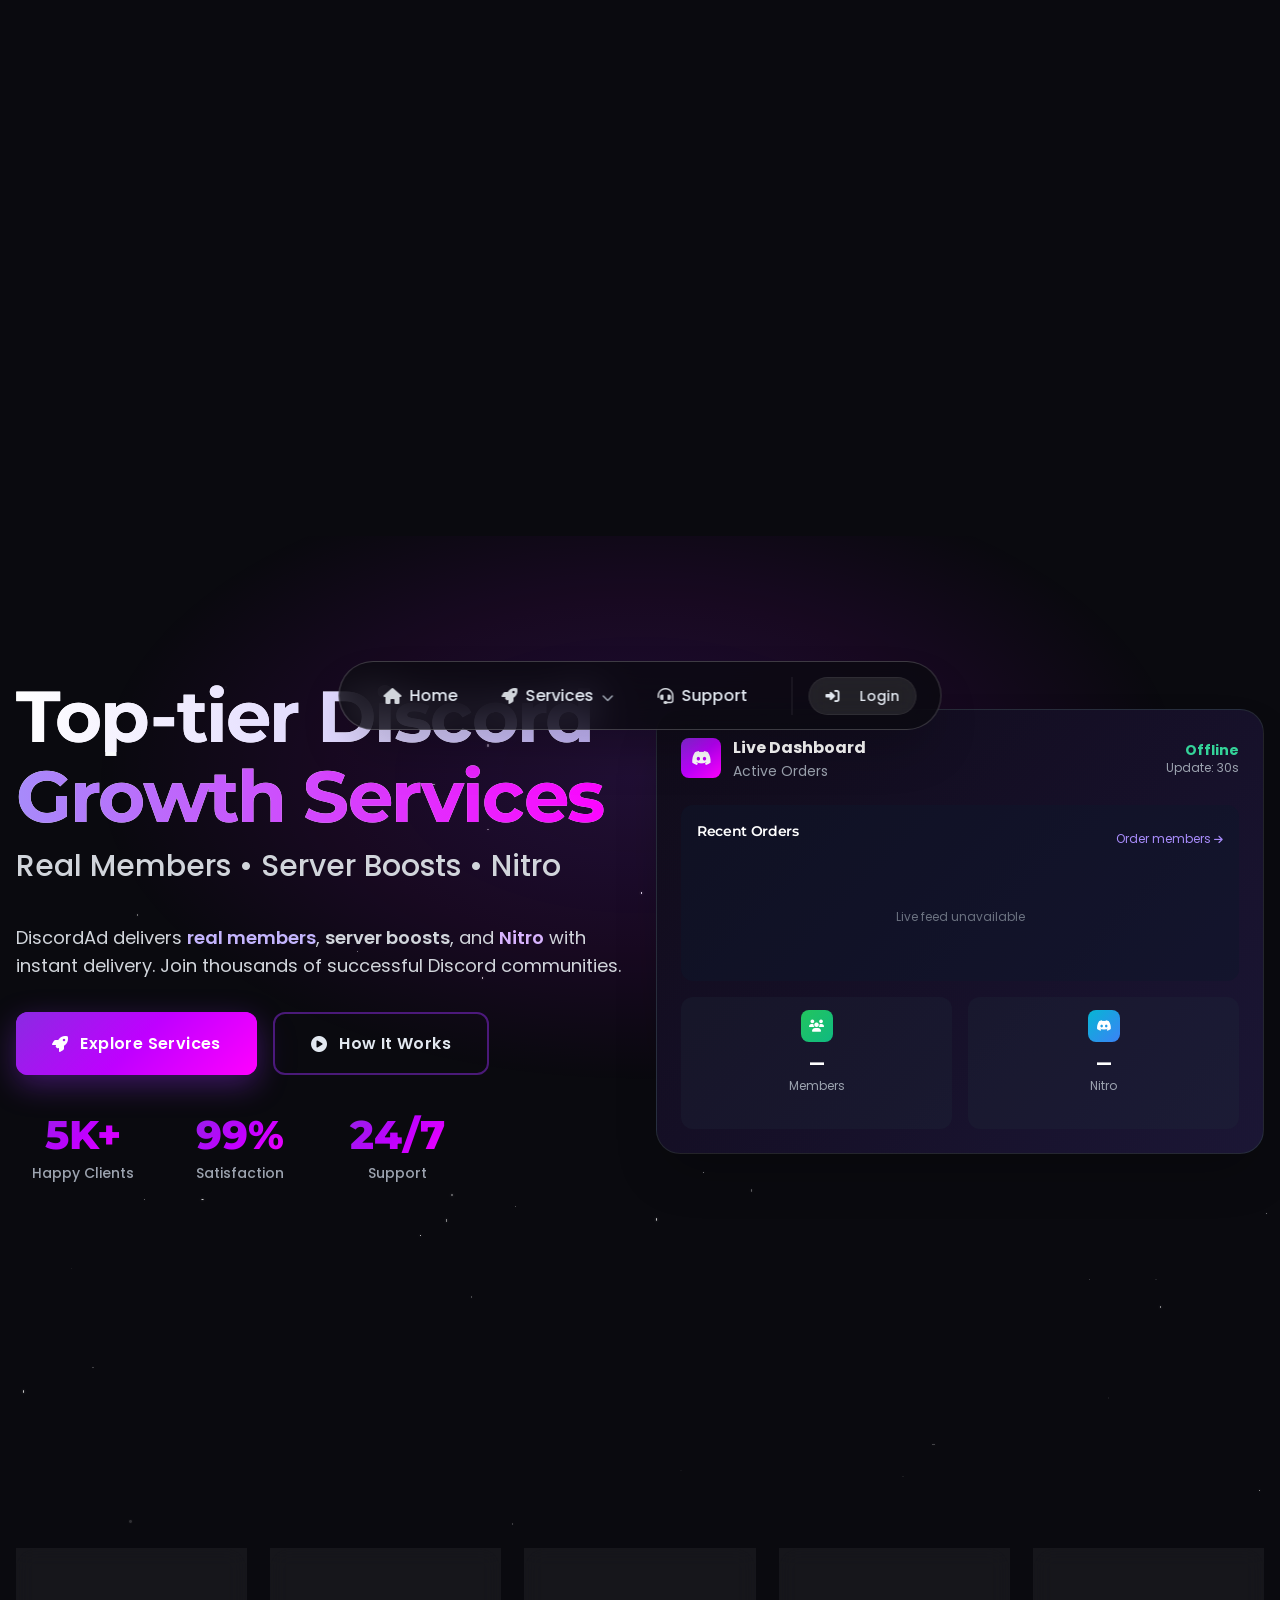
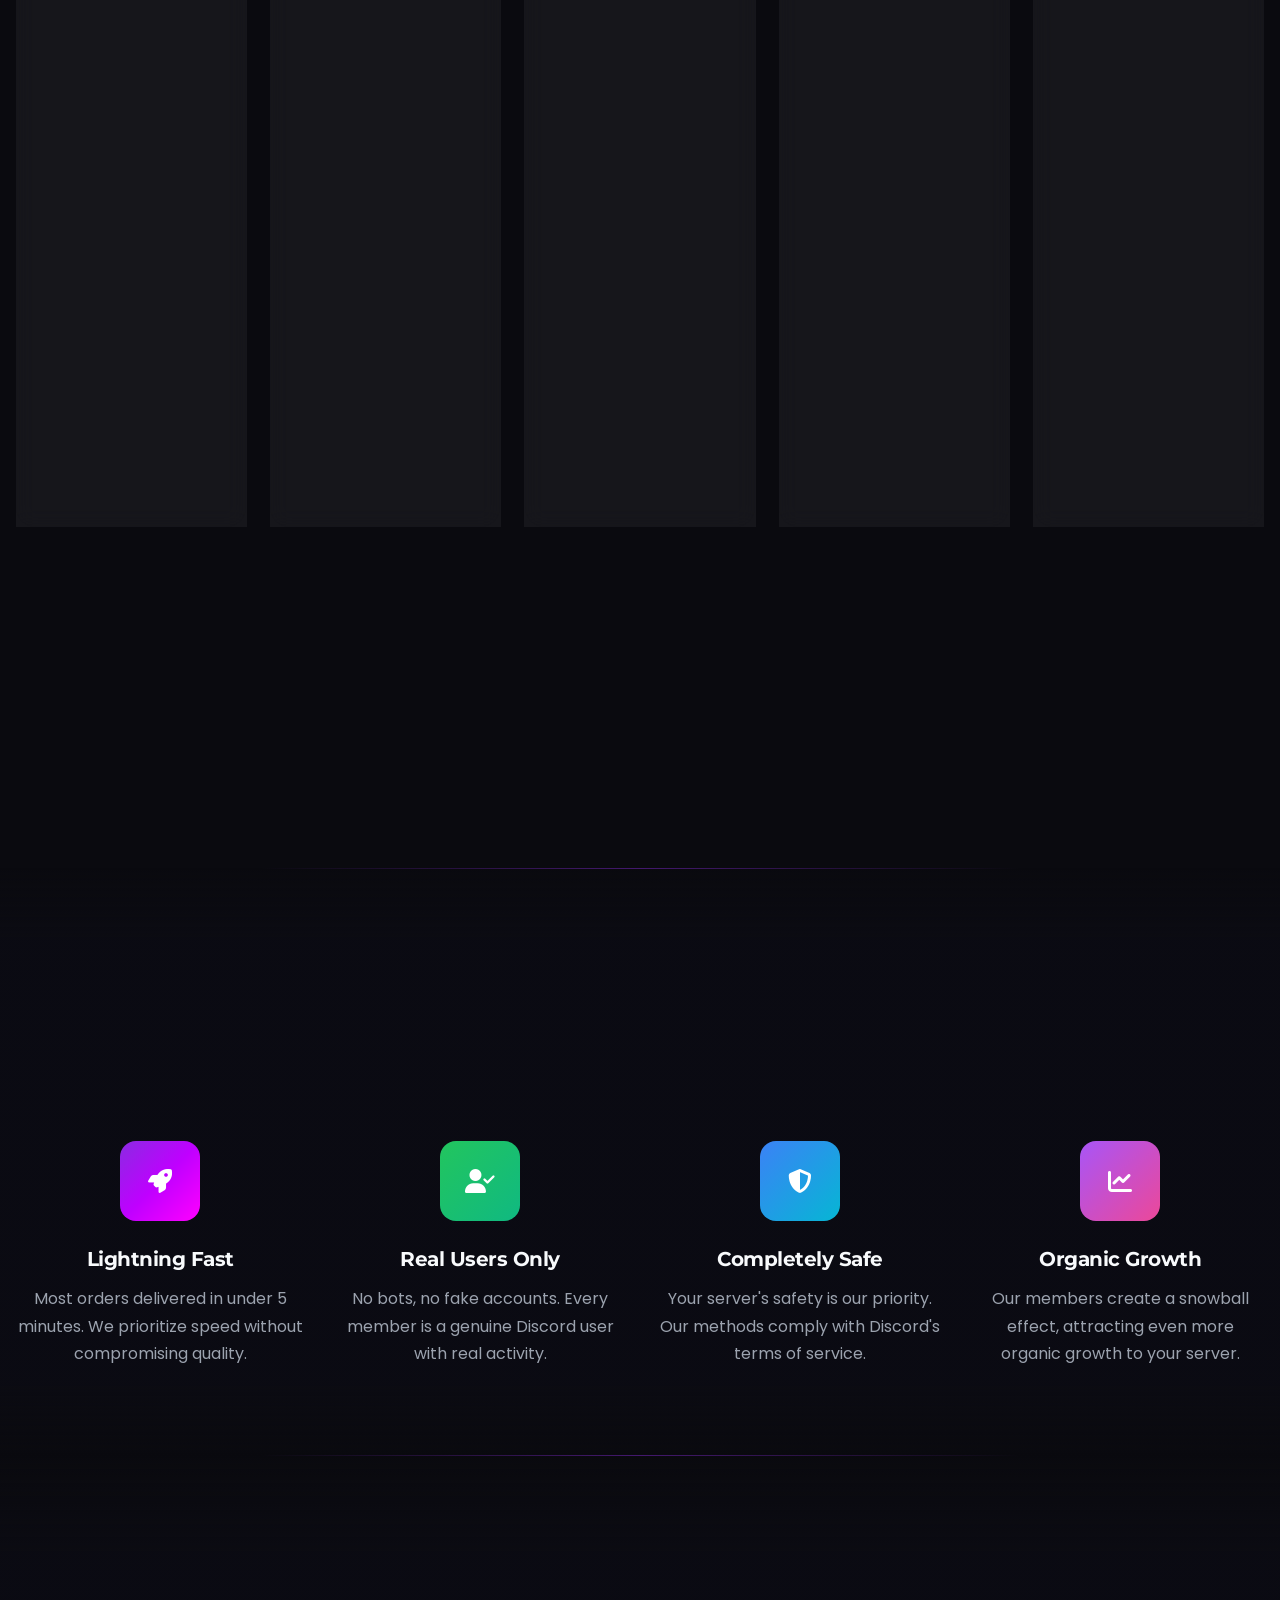
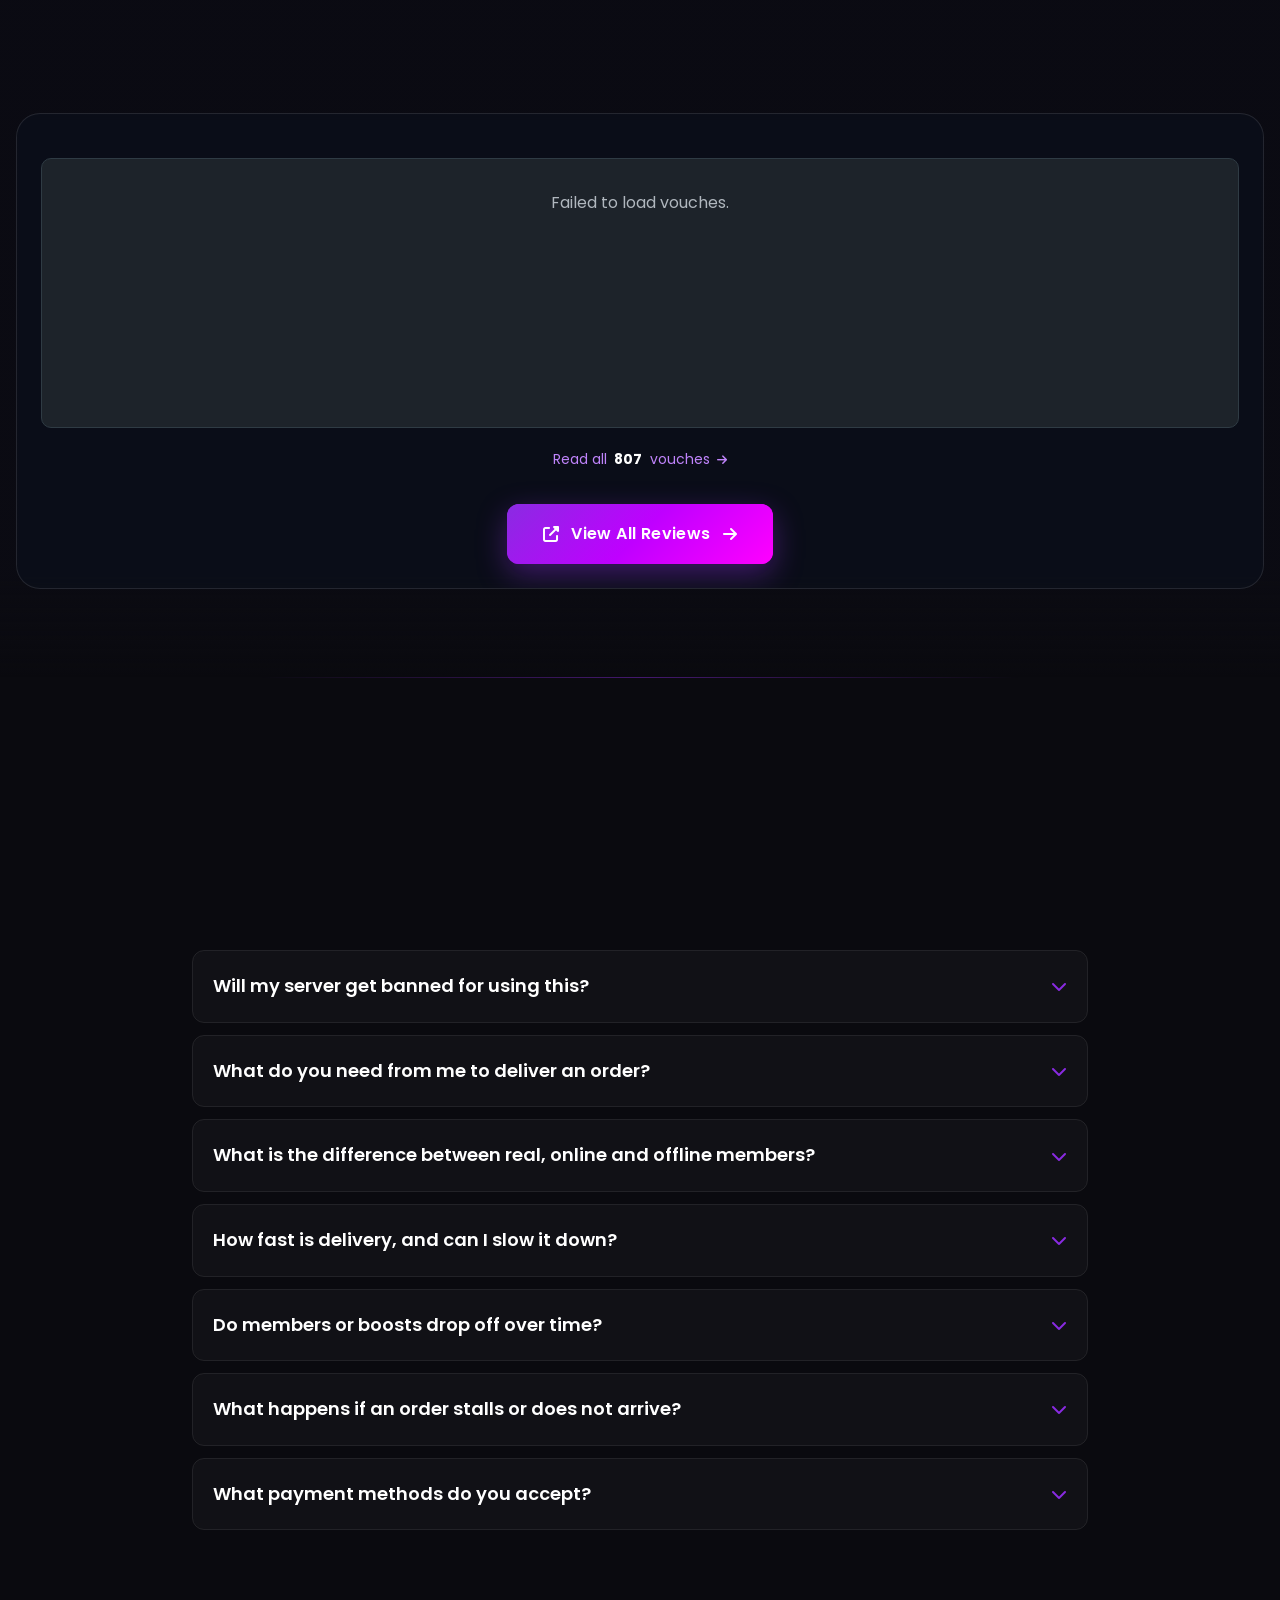
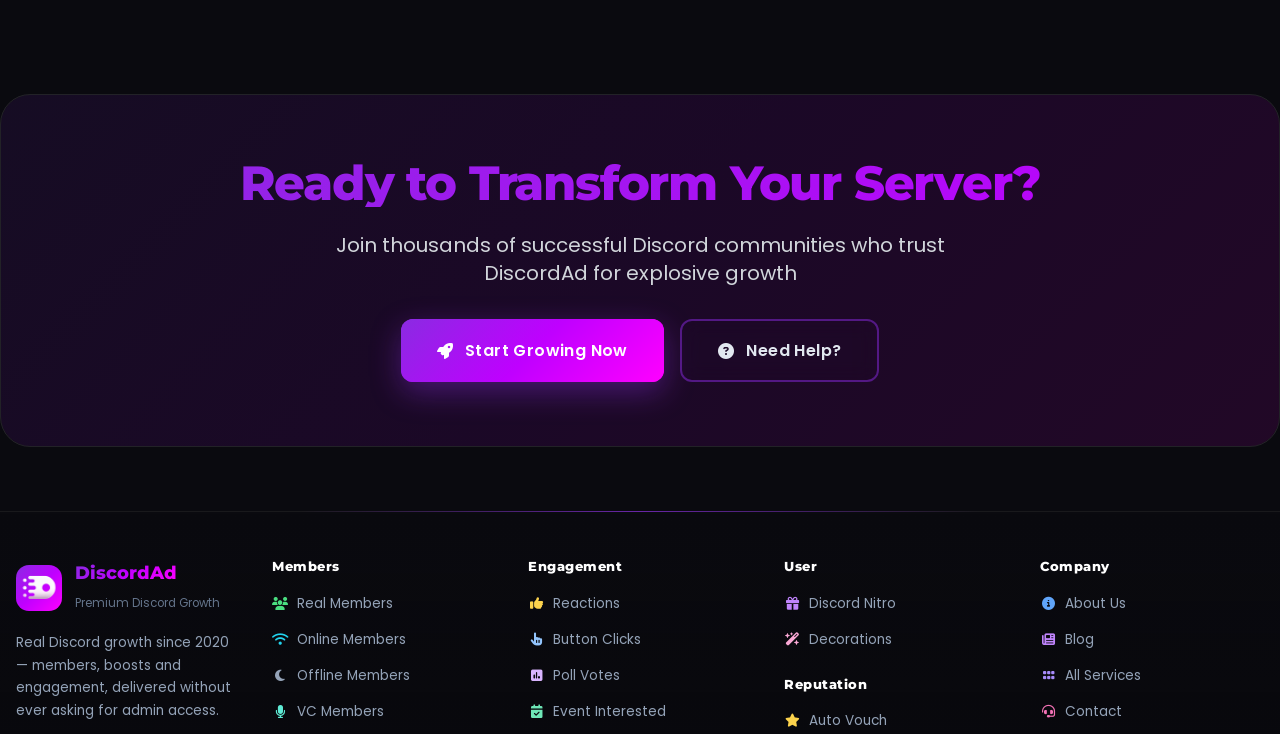
<file: index.html>
<!DOCTYPE html><html lang="en" class="scroll-smooth reveal-ready"><head>
    <!-- Character Encoding & Viewport -->
    <meta charset="utf-8">
    <meta name="viewport" content="width=device-width, initial-scale=1.0, maximum-scale=5.0">
    <meta http-equiv="X-UA-Compatible" content="IE=edge">

    <!-- Primary Meta Tags for Maximum SEO -->
    <title>Buy Discord Members &amp; Boosts | Real &amp; Active | DiscordAd.com</title>
    <meta name="description" content="Buy real Discord members, server boosts, online and offline members and Nitro. Delivered fast, no admin access needed, from $0.01 per member.">
    <meta name="keywords" content="buy discord members, discord boosts, discord nitro, online discord members, offline discord members, real discord members, discord server growth">
    <meta name="author" content="DiscordAd - Discord Growth Experts">
    <meta name="robots" content="index, follow, max-image-preview:large, max-snippet:-1, max-video-preview:-1">

    <!-- Canonical URL & Alternate URLs -->
    <link rel="canonical" href="https://discordad.com/">
    <link rel="alternate" hreflang="x-default" href="https://discordad.com/">
    <link rel="alternate" hreflang="en" href="https://discordad.com/">

    <!-- Structured Data / Schema.org -->
    <script async="" src="js/gtm.js"></script><script type="application/ld+json">
        [{
                "@context": "https://schema.org",
                "@type": "Brand",
                "name": "DiscordAd",
                "description": "Discord growth service provider offering real Discord members, server boosts, and Nitro",
                "url": "https://discordad.com/",
                "logo": "https://discordad.com/images/logo.png?v=discordad-7hAosCzykC",
                "areaServed": "Worldwide"
            },
            {
                "@context": "https://schema.org",
                "@type": "WebSite",
                "name": "DiscordAd",
                "url": "https://discordad.com/"
            },
            {
                "@context": "https://schema.org",
                "@type": "Organization",
                "name": "DiscordAd",
                "url": "https://discordad.com/",
                "logo": "https://discordad.com/images/logo.png?v=discordad-7hAosCzykC",
                "sameAs": [
                    "https://twitter.com/discordad_",
                    "https://discordad.com/support"
                ]
            }
        ]
    </script>

    <script type="application/ld+json">
        {
            "@context": "https://schema.org",
            "@type": "ItemList",
            "itemListElement": [{
                    "@type": "ListItem",
                    "position": 1,
                    "item": {
                        "@type": "Service",
                        "name": "Discord Server Boosts",
                        "url": "https://discordad.com/buy-discord-boosts",
                        "description": "Boost your Discord server with real Discord boosts. Increase server perks, emoji slots, and audio quality.",
                        "offers": {
                            "@type": "Offer",
                            "price": "0.13",
                            "priceCurrency": "USD"
                        }
                    }
                },
                {
                    "@type": "ListItem",
                    "position": 2,
                    "item": {
                        "@type": "Service",
                        "name": "Real Discord Members",
                        "url": "https://discordad.com/buy-real-members",
                        "description": "Buy 100% real Discord members who actively participate in your server community.",
                        "offers": {
                            "@type": "Offer",
                            "price": "0.02",
                            "priceCurrency": "USD"
                        }
                    }
                },
                {
                    "@type": "ListItem",
                    "position": 3,
                    "item": {
                        "@type": "Service",
                        "name": "Discord Online Members",
                        "url": "https://discordad.com/buy-online-members",
                        "description": "Increase your Discord server's online presence with accounts showing as active and online.",
                        "offers": {
                            "@type": "Offer",
                            "price": "0.02",
                            "priceCurrency": "USD"
                        }
                    }
                },
                {
                    "@type": "ListItem",
                    "position": 4,
                    "item": {
                        "@type": "Service",
                        "name": "Discord Offline Members",
                        "url": "https://discordad.com/buy-offline-members",
                        "description": "Grow your Discord server member count with offline members.",
                        "offers": {
                            "@type": "Offer",
                            "price": "0.02",
                            "priceCurrency": "USD"
                        }
                    }
                },
                {
                    "@type": "ListItem",
                    "position": 5,
                    "item": {
                        "@type": "Service",
                        "name": "Discord Nitro",
                        "url": "https://discordad.com/buy-discord-nitro",
                        "description": "Get Discord Nitro subscriptions at discounted prices with instant delivery.",
                        "offers": {
                            "@type": "Offer",
                            "price": "1.25",
                            "priceCurrency": "USD"
                        }
                    }
                }
            ]
        }
    </script>

    <!-- Breadcrumb Schema -->
    <script type="application/ld+json">
        {
            "@context": "https://schema.org",
            "@type": "BreadcrumbList",
            "itemListElement": [{
                    "@type": "ListItem",
                    "position": 1,
                    "name": "Home",
                    "item": "https://https://lyricview.github.io/67/"
                },
                {
                    "@type": "ListItem",
                    "position": 2,
                    "name": "Discord Services",
                    "item": "https://discordad.com/#services"
                }
            ]
        }
    </script>

    <!-- FAQ Schema -->
    <script type="application/ld+json">
        {
            "@context": "https://schema.org",
            "@type": "FAQPage",
            "mainEntity": [
                {
                    "@type": "Question",
                    "name": "Will my server get banned for using this?",
                    "acceptedAnswer": {
                        "@type": "Answer",
                        "text": "We have never had a customer's server actioned as a result of an order. Members and boosts are delivered through your public invite - we never need admin rights, a bot in your server, or your account credentials. If you want to be extra careful, use the custom join rate on member orders so arrivals are gradual rather than a sudden spike."
                    }
                },
                {
                    "@type": "Question",
                    "name": "What do you need from me to deliver an order?",
                    "acceptedAnswer": {
                        "@type": "Answer",
                        "text": "Only your public invite link, and for Nitro an account to deliver to. We never ask for your password, your token, admin permissions, or server ownership - and you should refuse anyone selling Discord growth who does. Set your invite to never expire with unlimited uses so delivery is not interrupted."
                    }
                },
                {
                    "@type": "Question",
                    "name": "What is the difference between real, online and offline members?",
                    "acceptedAnswer": {
                        "@type": "Answer",
                        "text": "Real members are genuine Discord accounts that join and can participate. Online and offline members are presence accounts that raise your visible member and online counts - they make a server look established but they will not chat. Pick real members if you want engagement; pick online or offline if you only need the counts to look healthy."
                    }
                },
                {
                    "@type": "Question",
                    "name": "How fast is delivery, and can I slow it down?",
                    "acceptedAnswer": {
                        "@type": "Answer",
                        "text": "Orders start within minutes of payment confirmation. Members arrive as fast as possible by default, but you can set a custom join rate at checkout - for example 50 members every 15 minutes - to spread it over hours or days. Boosts and Nitro activate as soon as the order is processed."
                    }
                },
                {
                    "@type": "Question",
                    "name": "Do members or boosts drop off over time?",
                    "acceptedAnswer": {
                        "@type": "Answer",
                        "text": "Some drop-off is normal for every growth service, and anyone promising zero is not being straight with you. If you see a significant drop shortly after delivery, contact support and we will look at it. Monthly subscriptions exist for this reason: a steady top-up keeps your counts climbing rather than sliding back."
                    }
                },
                {
                    "@type": "Question",
                    "name": "What happens if an order stalls or does not arrive?",
                    "acceptedAnswer": {
                        "@type": "Answer",
                        "text": "You can track progress from your dashboard at any time. The most common cause is the invite link expiring, hitting its use limit, or the server going private mid-delivery. If an order genuinely stops on our side, contact support and we will restart the remaining balance or refund the undelivered portion."
                    }
                },
                {
                    "@type": "Question",
                    "name": "What payment methods do you accept?",
                    "acceptedAnswer": {
                        "@type": "Answer",
                        "text": "Credit and debit cards, PayPal, Cash App, and a range of cryptocurrencies. Payments are handled by the payment provider - we never see or store your card details."
                    }
                }
            ]
        }
    </script>

    <!-- Open Graph / Social Media Meta Tags -->
    <meta property="og:title" content="Buy Discord Members &amp; Boosts - Real &amp; Active | DiscordAd.com">
    <meta property="og:description" content="DiscordAd: Buy real Discord members, server boosts, online/offline members &amp; Nitro. Instant delivery, 100% real users, cheapest prices.">
    <meta property="og:url" content="https://discordad.com/">
    <meta property="og:type" content="website">
    <meta property="og:image" content="images/social-preview.gif">
    <meta property="og:image:width" content="1200">
    <meta property="og:image:height" content="630">
    <meta property="og:image:alt" content="DiscordAd - Discord Growth Services">
    <meta property="og:site_name" content="DiscordAd">
    <meta property="og:locale" content="en_US">

    <!-- Twitter Card -->
    <meta name="twitter:card" content="summary_large_image">

    <meta name="twitter:site" content="@discordad_">
    <meta name="twitter:creator" content="@discordad_">

    <meta name="twitter:title" content="Buy Discord Members &amp; Boosts - Real &amp; Active | DiscordAd">
    <meta name="twitter:description" content="DiscordAd: Buy real Discord members, server boosts, online/offline members &amp; Nitro. Instant delivery, 100% real users.">
    <meta name="twitter:image" content="images/social-preview.gif">
    <meta name="twitter:image:alt" content="DiscordAd Services">

    <!-- Favicon & App Icons -->
    <link rel="apple-touch-icon" sizes="180x180" href="images/apple-touch-icon.png">
    <link rel="icon" type="image/png" sizes="32x32" href="images/favicon-32x32.png">
    <link rel="icon" type="image/png" sizes="192x192" href="images/android-chrome-192x192.png">
    <link rel="icon" type="image/png" sizes="512x512" href="images/android-chrome-512x512.png">
    <link rel="shortcut icon" href="images/favicon.ico">
    <link rel="icon" type="image/png" sizes="16x16" href="images/favicon-16x16.png">
    <link rel="manifest" href="site.webmanifest">
    <meta name="theme-color" content="#8a2be2">
    <meta name="msapplication-TileColor" content="#8a2be2">

    <!-- Preload Critical Resources -->
    <link rel="preload" href="images/logo.png" as="image">
    <link rel="preload" href="https://fonts.googleapis.com/css2?family=Poppins:wght@300;400;500;600;700;800&amp;family=Montserrat:wght@700;800;900&amp;family=Inter:wght@400;500;600;700&amp;display=swap" as="style">
    <link rel="preload" href="css/all.min.css" as="style">

    <!-- Google Fonts with Custom Fonts -->
    <link href="https://fonts.googleapis.com/css2?family=Poppins:wght@300;400;500;600;700;800&amp;family=Montserrat:wght@700;800;900&amp;family=Inter:wght@400;500;600;700&amp;display=swap" rel="stylesheet">
    <link rel="stylesheet" href="css/all.min.css">

    <!-- VouchVault Integration -->
    <link rel="stylesheet" href="css/vouches.css">

    <!-- Google Analytics -->
    <script async="" src="https://www.googletagmanager.com/gtag/js?id=G-7GVG4RE2WG"></script>
    <script>
        window.dataLayer = window.dataLayer || [];

        function gtag() {
            dataLayer.push(arguments);
        }
        gtag('js', new Date());
        gtag('config', 'G-7GVG4RE2WG', {
            'anonymize_ip': true
        });
    </script>

    <!-- Google Tag Manager -->
    <script>
        (function (w, d, s, l, i) {
            w[l] = w[l] || [];
            w[l].push({
                'gtm.start': new Date().getTime(),
                event: 'gtm.js'
            });
            var f = d.getElementsByTagName(s)[0],
                j = d.createElement(s),
                dl = l != 'dataLayer' ? '&l=' + l : '';
            j.async = true;
            j.src =
                'https://www.googletagmanager.com/gtm.js?id=' + i + dl;
            f.parentNode.insertBefore(j, f);
        })(window, document, 'script', 'dataLayer', 'GTM-KB6F6BGW');
    </script>

    <!-- Tailwind CSS -->
    <link rel="stylesheet" href="css/tw.css">

    <!-- Custom CSS -->
    <style>
        /* ---- Mobile polish ----
           The ribbon needs its card to clip it; without !important the card's
           own overflow rule further down the sheet wins and it hangs past the
           right edge of a phone screen. */
        .plan-card.popular,
        .offer-card.popular,
        .pricing-card.popular,
        .card.popular { overflow: hidden !important; }

        @media (max-width: 640px) {
            /* Footer links measured 23px tall. 44 is the smallest a thumb hits
               reliably, and they sit in a dense column where a miss lands on
               the neighbouring link rather than nothing. */
            footer .foot-list a,
            footer .foot-legal a,
            .footer .foot-list a {
                display: flex; align-items: center;
                min-height: 44px; padding-top: 0.15rem; padding-bottom: 0.15rem;
            }
            /* Small dismiss controls, e.g. the live order popup. */
            [class*="-close"], [id*="-close"] { min-width: 44px; min-height: 44px; }
        }

        /* ---- Mobile overflow ----
           Things that sat inside the layout on a desktop but pushed past the
           edge of a phone viewport. */

        /* The "Popular" ribbon is deliberately positioned at right: -34px so it
           can lie diagonally across the card corner. The card has to clip it,
           or on a narrow screen it hangs off the side of the page. */
        .plan-card.popular,
        .offer-card.popular,
        .pricing-card.popular { overflow: hidden; }

        @media (max-width: 640px) {
            /* The embed sizes its own slides from the container width and the
               data-visible count, which an inline script drops to 1 on a phone.
               Capping the slide with max-width fought that arithmetic and left a
               203px card floating in a 293px container, so the slide is left
               alone and only the container is constrained. */
            #vouchesContainer { overflow-x: hidden; max-width: 100%; }
            #vouchesContainer .vv-carousel-viewport { margin: 0 auto; }

            /* Their carousel arrows measure 34px. 44 is the smallest a thumb
               hits reliably — the same figure used for the menu toggle. */
            #vouchesContainer button { min-width: 44px; min-height: 44px; }
        }

        /* Tap target. The bare icon measured 15x28, which is well under the
           44px minimum and sits in the corner of a floating bar. */
        #mobile-menu-toggle {
            display: none;
            width: 44px; height: 44px;
            align-items: center; justify-content: center;
            background: none; border: 0; cursor: pointer;
            margin: -8px -10px -8px 0;   /* keeps the bar the same height */
        }
        @media (max-width: 1023px) { #mobile-menu-toggle { display: inline-flex; } }

        :root {
            --primary: #8a2be2;
            --primary-dark: #5b21b6;
            --accent: #ff00ff;
            --accent-light: #ff66ff;
            --neon-blue: #00ffff;
            --neon-purple: #bf00ff;
            --neon-green: #00ff9d;
            --dark: #0a0a0f;
            --darker: #050508;
            --light: #f8fafc;
            --gradient-purple: linear-gradient(135deg, #8a2be2 0%, #5b21b6 50%, #7c3aed 100%);
            --gradient-neon: linear-gradient(135deg, #8a2be2 0%, #bf00ff 50%, #ff00ff 100%);
            --gradient-rainbow: linear-gradient(135deg, #8a2be2 0%, #ff00ff 25%, #00ffff 50%, #00ff9d 75%, #8a2be2 100%);
        }

        * {
            margin: 0;
            padding: 0;
            box-sizing: border-box;
        }

        html {
            scroll-behavior: smooth;
            -webkit-text-size-adjust: 100%;
            background: var(--dark);
        }

        /* VouchVault Custom Styling */
        #vouchesContainer {
            min-height: 400px;
            position: relative;
        }

        #vouchesContainer .vv-container {
            background: transparent !important;
            border: none !important;
        }

        #vouchesContainer .vv-card {
            background: rgba(15, 23, 42, 0.7) !important;
            backdrop-filter: blur(10px) !important;
            border: 1px solid rgba(138, 43, 226, 0.3) !important;
            border-radius: 16px !important;
            padding: 24px !important;
            transition: all 0.3s ease !important;
        }

        /* Space background stars ONLY */
        #space-background .star {
            position: absolute;
            border-radius: 50%;
            animation: star-twinkle 3s ease-in-out infinite alternate;
            box-shadow: 0 0 3px rgba(255, 255, 255, 0.5);
        }

        @keyframes star-twinkle {
            0% {
                opacity: 0.3;
                transform: scale(1);
                box-shadow: 0 0 3px rgba(255, 255, 255, 0.3);
            }

            50% {
                opacity: 0.7;
                box-shadow: 0 0 6px rgba(255, 255, 255, 0.6);
            }

            100% {
                opacity: 1;
                transform: scale(1.1);
                box-shadow: 0 0 10px rgba(255, 255, 255, 0.8);
            }
        }

        /* Shooting star animation - keep these as is */
        @keyframes shooting-star {
            0% {
                transform: rotate(var(--angle, 30deg)) translateX(0);
                opacity: 0;
            }

            10% {
                opacity: 1;
            }

            90% {
                opacity: 1;
            }

            100% {
                transform: rotate(var(--angle, 30deg)) translateX(100vw);
                opacity: 0;
            }
        }

        @keyframes sparkle-fade {
            0% {
                opacity: 0;
                transform: scale(0) rotate(0deg);
            }

            50% {
                opacity: 1;
                transform: scale(1.2) rotate(180deg);
            }

            100% {
                opacity: 0;
                transform: scale(0.5) rotate(360deg);
            }
        }

        #vouchesContainer .vv-card:hover {
            transform: translateY(-5px) !important;
            border-color: rgba(138, 43, 226, 0.5) !important;
            box-shadow: 0 20px 40px rgba(0, 0, 0, 0.3), 0 0 60px rgba(138, 43, 226, 0.2) !important;
            animation: none !important;
        }

        #vouchesContainer .vv-user-info {
            border-bottom: 1px solid rgba(255, 255, 255, 0.1) !important;
            padding-bottom: 16px !important;
            margin-bottom: 16px !important;
        }

        #vouchesContainer .vv-avatar {
            border: 2px solid rgba(138, 43, 226, 0.5) !important;
            box-shadow: 0 0 20px rgba(138, 43, 226, 0.3) !important;
        }

        #vouchesContainer .vv-username {
            color: #f8fafc !important;
            font-family: 'Poppins', sans-serif !important;
            font-weight: 600 !important;
        }

        #vouchesContainer .vv-date {
            color: #94a3b8 !important;
            font-family: 'Inter', sans-serif !important;
        }

        #vouchesContainer .vv-rating {
            color: #ffd700 !important;
        }

        #vouchesContainer .vv-rating i {
            text-shadow: 0 0 10px rgba(255, 215, 0, 0.3) !important;
        }

        #vouchesContainer .vv-content {
            color: #cbd5e1 !important;
            font-family: 'Inter', sans-serif !important;
            line-height: 1.6 !important;
            font-size: 15px !important;
        }

        #vouchesContainer .vv-proof {
            background: rgba(138, 43, 226, 0.1) !important;
            border: 1px solid rgba(138, 43, 226, 0.3) !important;
            border-radius: 8px !important;
            padding: 8px 12px !important;
            margin-top: 16px !important;
        }

        #vouchesContainer .vv-proof span {
            color: #8a2be2 !important;
            font-weight: 600 !important;
        }

        #vouchesContainer .vv-proof:hover {
            background: rgba(138, 43, 226, 0.2) !important;
            border-color: rgba(138, 43, 226, 0.5) !important;
        }

        #vouchesContainer .vv-nav-prev,
        #vouchesContainer .vv-nav-next {
            background: rgba(15, 23, 42, 0.8) !important;
            backdrop-filter: blur(10px) !important;
            border: 1px solid rgba(138, 43, 226, 0.3) !important;
            border-radius: 50% !important;
            width: 48px !important;
            height: 48px !important;
            transition: all 0.3s ease !important;
        }

        #vouchesContainer .vv-nav-prev:hover,
        #vouchesContainer .vv-nav-next:hover {
            background: rgba(138, 43, 226, 0.2) !important;
            border-color: rgba(138, 43, 226, 0.5) !important;
            transform: scale(1.1) !important;
        }

        #vouchesContainer .vv-nav-prev::before,
        #vouchesContainer .vv-nav-next::before {
            color: #8a2be2 !important;
            font-size: 20px !important;
        }

        #vouchesContainer .vv-dots .vv-dot {
            background: rgba(255, 255, 255, 0.2) !important;
            border: none !important;
        }

        #vouchesContainer .vv-dots .vv-dot.active {
            background: linear-gradient(135deg, #8a2be2 0%, #bf00ff 100%) !important;
            transform: scale(1.2) !important;
        }

        /* Loading Animation */
        @keyframes shimmer-loading {
            0% {
                background-position: -200px 0;
            }

            100% {
                background-position: calc(200px + 100%) 0;
            }
        }

        .vv-loading-skeleton {
            background: linear-gradient(90deg, rgba(255, 255, 255, 0.1) 25%, rgba(255, 255, 255, 0.2) 50%, rgba(255, 255, 255, 0.1) 75%) !important;
            background-size: 200px 100% !important;
            animation: shimmer-loading 1.5s infinite !important;
            border-radius: 8px !important;
        }

        /* body must stay transparent: the starfield and gradient sit at negative
           z-index, and because body is not a stacking context that puts them
           *behind* body's own background. An opaque colour here hides both. */
        body {
            font-family: 'Inter', -apple-system, BlinkMacSystemFont, 'Segoe UI', sans-serif;
            background: transparent;
            color: var(--light);
            overflow-x: hidden;
            line-height: 1.7;
            position: relative;
        }

        /* Starfield / shooting stars backdrop.
           NOTE: this block previously opened with `-->` instead of `*/`, which
           swallowed the selector and left the declarations orphaned, killing
           the whole rule. */
        #space-background {
            position: fixed;
            top: 0;
            left: 0;
            width: 100vw;
            height: 100vh;
            z-index: -1;
            overflow: hidden;
            pointer-events: none;
        }

        #space-background * {
            overflow: visible !important;
            max-width: 100vw !important;
            max-height: 100vh !important;
        }

        /* FAQ Styles - FIXED */
        .faq-item {
            border: 1px solid rgba(255, 255, 255, 0.1);
            border-radius: 12px;
            margin-bottom: 12px;
            overflow: hidden;
            transition: all 0.3s ease;
        }

        .faq-item.active {
            border-color: rgba(138, 43, 226, 0.5) !important;
            background: rgba(138, 43, 226, 0.05);
            box-shadow: 0 0 20px rgba(138, 43, 226, 0.1);
        }

        .faq-item.active .faq-question {
            color: #8a2be2;
        }

        .faq-question {
            width: 100%;
            padding: 20px;
            display: flex;
            justify-content: space-between;
            align-items: center;
            gap: 1rem;
            cursor: pointer;
            background: rgba(255, 255, 255, 0.03);
            transition: background 0.3s ease, color 0.3s ease;
            /* rendered as a <button> — reset UA styles */
            border: none;
            text-align: left;
            font: inherit;
            color: inherit;
        }

        .faq-question:focus-visible {
            outline: 2px solid var(--neon-purple);
            outline-offset: -2px;
        }

        .faq-question:hover {
            background: rgba(255, 255, 255, 0.05);
        }

        .faq-question span {
            font-size: 18px;
            font-weight: 600;
            color: white;
        }

        .faq-question i {
            transition: transform 0.3s ease;
            font-size: 16px;
            color: #8a2be2;
        }

        .faq-item.active .faq-question i {
            transform: rotate(180deg);
        }

        .faq-answer {
            max-height: 0;
            overflow: hidden;
            transition: max-height 0.3s ease-out;
            background: rgba(255, 255, 255, 0.02);
        }

        .faq-answer div {
            padding: 0 20px 20px;
        }

        .faq-answer p {
            color: #cbd5e1;
            line-height: 1.6;
        }
        .faq-item.active .faq-answer {
            max-height: 500px !important;
        }
        /* Payment Icons */
        .payment-icon {
            transition: all 0.3s ease;
            filter: drop-shadow(0 0 8px currentColor);
        }

        .payment-icon:hover {
            transform: translateY(-3px) scale(1.1);
            filter: drop-shadow(0 0 15px currentColor);
        }

        @keyframes payment-glow {

            0%,
            100% {
                filter: drop-shadow(0 0 5px currentColor);
            }

            50% {
                filter: drop-shadow(0 0 12px currentColor);
            }
        }

        /* Add these to your existing styles */

        @keyframes shooting-star {
            0% {
                transform: rotate(var(--angle, 30deg)) translateX(0);
                opacity: 0;
            }

            10% {
                opacity: 1;
            }

            90% {
                opacity: 1;
            }

            100% {
                transform: rotate(var(--angle, 30deg)) translateX(100vw);
                opacity: 0;
            }
        }

        @keyframes sparkle-fade {
            0% {
                opacity: 0;
                transform: scale(0);
            }

            50% {
                opacity: 1;
                transform: scale(1.2);
            }

            100% {
                opacity: 0;
                transform: scale(0.5);
            }
        }

        /* Keep only this basic container styling: */
        #vouchesContainer {
            min-height: 300px;
            position: relative;
            z-index: 1;
        }

        #vouchesContainer:empty::before {
            content: 'Loading testimonials...';
            display: block;
            text-align: center;
            padding: 2rem;
            color: #8a2be2;
            font-style: italic;
        }

        /* Make sure VouchVault items are visible */
        #vouchesContainer * {
            box-sizing: border-box !important;
        }

        /* Removed the site-wide animated gradient so the backdrop matches
           buy.ejs: a flat dark canvas with the starfield over it, plus a single
           static glow behind the hero (below). Keeping the element harmless in
           case markup elsewhere still references it. */
        .animated-gradient {
            display: none;
        }

        /* Custom Container */
        .container {
            width: 100%;
            max-width: 1280px;
            margin: 0 auto;
            padding: 0 1.5rem;
        }

        @media (min-width: 1536px) {
            .container {
                max-width: 1536px;
            }
        }

        /* Typography
           NOTE: scoped with `body` on purpose. The Tailwind Play CDN injects its
           preflight <style> into <head> at runtime, so it lands after this block
           and its `h1..h6 { font-size: inherit }` reset would otherwise win on
           source order — which is why every .section-title rendered at 16px. */
        body h1,
        body h2,
        body h3,
        body h4,
        body h5,
        body h6 {
            font-family: 'Montserrat', sans-serif;
            font-weight: 800;
            line-height: 1.1;
            margin-bottom: 1rem;
            letter-spacing: -0.025em;
        }

        body h1 {
            font-size: clamp(2.75rem, 6vw, 4.5rem);
            background: linear-gradient(135deg, #ffffff 0%, #e2e8f0 100%);
            -webkit-background-clip: text;
            background-clip: text;
            color: transparent;
        }

        body h2 {
            font-size: clamp(2rem, 4.5vw, 3.5rem);
            background: var(--gradient-neon);
            -webkit-background-clip: text;
            background-clip: text;
            color: transparent;
            background-size: 200% auto;
            animation: gradient-x 6s ease infinite;
        }

        body h3 {
            font-size: clamp(1.5rem, 3vw, 2.25rem);
            font-weight: 700;
            color: #f8fafc;
        }

        .section-title {
            position: relative;
            display: inline-block;
            margin-bottom: 2rem;
        }

        .section-title::after {
            content: '';
            position: absolute;
            bottom: -10px;
            left: 0;
            width: 60px;
            height: 4px;
            background: var(--gradient-neon);
            border-radius: 2px;
            animation: gradient-x 3s ease infinite;
            background-size: 200% 100%;
        }

        .gradient-text {
            background: var(--gradient-neon);
            -webkit-background-clip: text;
            background-clip: text;
            color: transparent;
            background-size: 200% auto;
            animation: gradient-x 3s ease infinite;
        }

        /* Buttons */
        .btn {
            display: inline-flex;
            align-items: center;
            justify-content: center;
            gap: 0.75rem;
            padding: 1rem 2.25rem;
            border-radius: 12px;
            font-family: 'Poppins', sans-serif;
            font-weight: 600;
            font-size: 1rem;
            text-decoration: none;
            transition: all 0.4s cubic-bezier(0.4, 0, 0.2, 1);
            border: none;
            cursor: pointer;
            position: relative;
            overflow: hidden;
            z-index: 1;
            letter-spacing: 0.025em;
        }

        .btn::before {
            content: '';
            position: absolute;
            top: 0;
            left: 0;
            width: 100%;
            height: 100%;
            background: inherit;
            z-index: -1;
            transition: transform 0.4s cubic-bezier(0.4, 0, 0.2, 1);
        }

        .btn:hover {
            transform: translateY(-3px) scale(1.05);
            animation: none;
        }

        .btn-primary {
            background: var(--gradient-neon);
            color: white;
            box-shadow: 0 10px 30px rgba(138, 43, 226, 0.4);
        }

        .btn-primary:hover {
            box-shadow: 0 20px 40px rgba(138, 43, 226, 0.6);
        }

        .btn-secondary {
            background: transparent;
            color: #e2e8f0;
            border: 2px solid rgba(138, 43, 226, 0.5);
            backdrop-filter: blur(10px);
        }

        .btn-secondary:hover {
            background: rgba(138, 43, 226, 0.1);
            border-color: var(--primary);
            animation: none;
        }

        .btn-glow {
            animation: pulse-glow 2s infinite;
        }

        /* Cards */
        .card {
            background: rgba(255, 255, 255, 0.05);
            backdrop-filter: blur(10px);
            border-radius: 20px;
            border: 1px solid rgba(255, 255, 255, 0.1);
            padding: 2rem;
            transition: all 0.4s cubic-bezier(0.4, 0, 0.2, 1);
            position: relative;
            overflow: hidden;
        }

        .card::before {
            content: '';
            position: absolute;
            top: 0;
            left: 0;
            width: 100%;
            height: 100%;
            background: linear-gradient(135deg, rgba(138, 43, 226, 0.1), rgba(255, 0, 255, 0.05));
            z-index: -1;
            opacity: 0;
            transition: opacity 0.4s ease;
        }

        .card:hover {
            transform: translateY(-10px) scale(1.02);
            border-color: rgba(138, 43, 226, 0.3);
            box-shadow: 0 20px 40px rgba(0, 0, 0, 0.2), 0 0 60px rgba(138, 43, 226, 0.2);
            animation: none;
        }

        .card:hover::before {
            opacity: 1;
        }

        /* Service Cards */
        .service-card {
            height: 100%;
            text-align: center;
            display: flex;
            flex-direction: column;
            align-items: center;
        }

        .service-card .card-icon {
            width: 80px;
            height: 80px;
            border-radius: 20px;
            display: flex;
            align-items: center;
            justify-content: center;
            margin: 0 auto 1.5rem auto;
            font-size: 2rem;
            color: white;
            box-shadow: 0 10px 20px rgba(0, 0, 0, 0.2);
            position: relative;
            overflow: hidden;
        }

        .service-card .card-icon::before {
            content: '';
            position: absolute;
            top: 0;
            left: 0;
            right: 0;
            bottom: 0;
            background: inherit;
            z-index: -1;
        }

        .service-card .price {
            font-family: 'Poppins', sans-serif;
            font-weight: 800;
            font-size: 2rem;
            margin: 1rem 0;
            background-size: 200% auto;
            animation: gradient-x 3s ease infinite;
            -webkit-background-clip: text;
            background-clip: text;
        }

        /* Specific Service Icons */
        .boost-icon {
            background: linear-gradient(135deg, #8a2be2 0%, #5b21b6 100%);
        }

        .members-icon {
            background: linear-gradient(135deg, #00ff9d 0%, #00b894 100%);
        }

        .online-icon {
            background: linear-gradient(135deg, #00ffff 0%, #00b7ff 100%);
        }

        .offline-icon {
            background: linear-gradient(135deg, #64748b 0%, #475569 100%);
        }

        .nitro-icon {
            background: linear-gradient(135deg, #bf00ff 0%, #8a2be2 100%);
        }

        /* Specific Price Colors */
        .boost-price {
            color: #ff00ff;
        }

        .members-price {
            color: #00ff9d;
        }

        .online-price {
            color: #00ffff;
        }

        .offline-price {
            color: #94a3b8;
        }

        .nitro-price {
            color: #bf00ff;
        }

        /* Navigation */
        .floating-nav {
            backdrop-filter: blur(20px);
            background: rgba(10, 10, 15, 0.75);
            border: 1px solid rgba(255, 255, 255, 0.2);
            transition: all 0.3s ease;
        }

        .floating-nav:hover {
            animation: none;
            transform: translateY(-2px);
            box-shadow: 0 20px 40px rgba(0, 0, 0, 0.3);
        }

        .nav-link {
            position: relative;
            color: #e2e8f0;
            font-family: 'Poppins', sans-serif;
            font-weight: 500;
            transition: all 0.3s ease;
        }

        .nav-link::after {
            content: '';
            position: absolute;
            bottom: -5px;
            left: 50%;
            transform: translateX(-50%);
            width: 0;
            height: 2px;
            background: var(--gradient-neon);
            transition: width 0.3s ease;
        }

        .nav-link:hover {
            color: white;
            transform: translateY(-2px);
        }

        .nav-link:hover::after {
            width: 80%;
        }

        /* Hero Section */
        .hero {
            position: relative;
            overflow: hidden;
            padding-top: 9rem;
            padding-bottom: 4rem;
        }

        /* Soft purple glow behind the hero, matching buy.ejs */
        .hero::before {
            content: '';
            position: absolute;
            top: -10%;
            left: 50%;
            transform: translateX(-50%);
            width: min(1100px, 120%);
            height: 620px;
            background: radial-gradient(ellipse at center,
                rgba(138, 43, 226, 0.18) 0%,
                rgba(191, 0, 255, 0.08) 40%,
                transparent 70%);
            pointer-events: none;
            z-index: 0;
        }

        .hero > .container {
            position: relative;
            z-index: 1;
        }

        .hero-content {
            position: relative;
            z-index: 10;
        }

        .hero-badge {
            display: inline-block;
            background: var(--gradient-rainbow);
            background-size: 200% 100%;
            padding: 0.75rem 1.5rem;
            border-radius: 50px;
            font-family: 'Poppins', sans-serif;
            font-weight: 700;
            font-size: 0.875rem;
            margin-bottom: 2rem;
            animation: rainbow 8s linear infinite;
            box-shadow: 0 5px 15px rgba(0, 0, 0, 0.3);
        }

        /* Stats */
        .stat-item {
            text-align: center;
            padding: 1.5rem;
            border-radius: 16px;
            background: rgba(255, 255, 255, 0.03);
            border: 1px solid rgba(255, 255, 255, 0.05);
            transition: all 0.3s ease;
            animation-delay: calc(var(--delay) * 1s);
        }

        .stat-item:hover {
            background: rgba(138, 43, 226, 0.05);
            border-color: rgba(138, 43, 226, 0.2);
            transform: translateY(-5px) scale(1.05);
            animation: none;
        }

        .stat-number {
            font-family: 'Montserrat', sans-serif;
            font-size: 2.5rem;
            font-weight: 800;
            background: var(--gradient-neon);
            -webkit-background-clip: text;
            background-clip: text;
            color: transparent;
            line-height: 1;
            margin-bottom: 0.5rem;
        }

        .stat-label {
            font-size: 0.875rem;
            color: #94a3b8;
            font-weight: 500;
            display: block;
        }

        /* ---- Scroll reveal ----
           `reveal-ready` is set on <html> by an inline script, so if JS never
           runs the content stays visible rather than stuck at opacity 0.

           These are animations rather than transitions on purpose: the final
           keyframe sets *only* opacity, because with `forwards` fill a
           `transform` there would persist and outrank the :hover transforms on
           .btn and .card, killing every hover lift. */
        .reveal-ready .fade-in,
        .reveal-ready .slide-up {
            opacity: 0;
        }

        .reveal-ready .fade-in.in-view {
            animation: reveal-fade 0.6s ease-out forwards;
        }

        .reveal-ready .slide-up.in-view {
            animation: reveal-up 0.6s cubic-bezier(0.4, 0, 0.2, 1) forwards;
        }

        .reveal-ready .delay-1.in-view { animation-delay: 0.1s; }
        .reveal-ready .delay-2.in-view { animation-delay: 0.2s; }
        .reveal-ready .delay-3.in-view { animation-delay: 0.3s; }
        .reveal-ready .delay-4.in-view { animation-delay: 0.4s; }

        @keyframes reveal-fade {
            from { opacity: 0; transform: translateY(14px); }
            99%  { opacity: 1; transform: translateY(0); }
            to   { opacity: 1; }
        }

        @keyframes reveal-up {
            from { opacity: 0; transform: translateY(26px); }
            99%  { opacity: 1; transform: translateY(0); }
            to   { opacity: 1; }
        }

        /* ---- Section rhythm & transitions ----
           Backgrounds are translucent so the starfield stays visible through the
           page; the old sections used opaque dark gradients that covered it.
           Each band fades out at its edges instead of butting against the next
           with a hard seam. */
        .section {
            position: relative;
            padding: 5.5rem 0;
            scroll-margin-top: 6rem;
        }

        @media (max-width: 768px) {
            .section {
                padding: 3.5rem 0;
            }
        }

        .section-tinted {
            background: linear-gradient(180deg,
                rgba(10, 10, 15, 0) 0%,
                rgba(12, 12, 20, 0.72) 12%,
                rgba(12, 12, 20, 0.72) 88%,
                rgba(10, 10, 15, 0) 100%);
        }

        .section + .section::before {
            content: '';
            position: absolute;
            top: 0;
            left: 50%;
            transform: translateX(-50%);
            width: min(760px, 88%);
            height: 1px;
            background: linear-gradient(90deg,
                transparent 0%,
                rgba(138, 43, 226, 0.45) 50%,
                transparent 100%);
            pointer-events: none;
        }

        .hero + .section::before {
            display: none;
        }

        /* ---- Mobile menu ---- */
        .mobile-menu {
            position: fixed;
            inset: 0;
            z-index: 60;
            background: rgba(5, 5, 8, 0.75);
            backdrop-filter: blur(6px);
            opacity: 0;
            transition: opacity 0.25s ease;
        }

        .mobile-menu.open {
            opacity: 1;
        }

        .mobile-menu-panel {
            position: absolute;
            top: 0;
            right: 0;
            width: min(20rem, 86vw);
            height: 100%;
            overflow-y: auto;
            padding: 5.5rem 1.25rem 2rem;
            background: linear-gradient(160deg, rgba(24, 18, 42, 0.98), rgba(10, 10, 16, 0.99));
            border-left: 1px solid rgba(138, 43, 226, 0.3);
            box-shadow: -20px 0 50px rgba(0, 0, 0, 0.5);
            transform: translateX(100%);
            transition: transform 0.3s cubic-bezier(0.22, 1, 0.36, 1);
        }

        .mobile-menu.open .mobile-menu-panel {
            transform: translateX(0);
        }

        .mobile-menu-heading {
            text-transform: uppercase;
            letter-spacing: 0.14em;
            font-size: 0.62rem;
            font-weight: 700;
            color: #64748b;
            font-family: 'Poppins', sans-serif;
            margin: 1.25rem 0 0.4rem 0.75rem;
        }

        .mobile-menu-link {
            display: flex;
            align-items: center;
            gap: 0.85rem;
            padding: 0.8rem 0.75rem;
            border-radius: 10px;
            color: #e2e8f0;
            text-decoration: none;
            font-family: 'Poppins', sans-serif;
            font-size: 0.95rem;
            transition: background 0.2s ease, color 0.2s ease;
        }

        .mobile-menu-link:hover,
        .mobile-menu-link:focus-visible {
            background: rgba(138, 43, 226, 0.16);
            color: white;
        }

        .mobile-menu-link i {
            width: 1.2rem;
            text-align: center;
        }

        /* Shooting star streak */
        @keyframes home-shooting-star {
            0% {
                transform: rotate(45deg) translateX(0) scaleX(0.2);
                opacity: 0;
            }
            12% {
                opacity: 1;
                transform: rotate(45deg) translateX(60px) scaleX(1);
            }
            80% {
                opacity: 1;
            }
            100% {
                transform: rotate(45deg) translateX(620px) scaleX(0.85);
                opacity: 0;
            }
        }

        /* ---- Reduced motion ---- */
        @media (prefers-reduced-motion: reduce) {
            *,
            *::before,
            *::after {
                animation-duration: 0.001ms !important;
                animation-iteration-count: 1 !important;
                transition-duration: 0.001ms !important;
                scroll-behavior: auto !important;
            }

            /* opacity only — a transform here would outrank the :hover lifts */
            .reveal-ready .fade-in,
            .reveal-ready .slide-up {
                opacity: 1;
            }
        }

        /* Dashboard Card */
        .dashboard-card {
            transition: all 0.3s ease;
        }

        .dashboard-card:hover {
            animation: none;
            transform: translateY(-5px);
        }

        .service-metric {
            animation-delay: calc(var(--delay) * 1s);
            transition: all 0.3s ease;
        }

        .service-metric:hover {
            animation: none;
            transform: translateY(-3px) scale(1.05);
        }

        /* Features */
        .feature-icon {
            transition: transform 0.35s cubic-bezier(0.4, 0, 0.2, 1),
                        box-shadow 0.35s ease;
        }

        .group:hover .feature-icon,
        .feature-icon:hover {
            transform: translateY(-6px) scale(1.08);
            box-shadow: 0 16px 32px rgba(0, 0, 0, 0.35);
        }

        /* CTA Section */
        .cta-section {
            position: relative;
            overflow: hidden;
            border-radius: 30px;
            margin: 4rem 0;
            padding: 4rem 2rem;
            background: var(--gradient-dark);
            border: 1px solid rgba(255, 255, 255, 0.1);
        }

        .cta-section:hover {
            animation: none;
            transform: translateY(-5px);
        }

        .cta-section::before {
            content: '';
            position: absolute;
            top: 0;
            left: 0;
            right: 0;
            bottom: 0;
            background: var(--gradient-neon);
            opacity: 0.1;
            z-index: -1;
        }

        /* Trust Badges */
        /* ---- Trust badges under the services grid ---- */
        .trust-badge {
            position: relative;
            display: flex;
            flex-direction: column;
            align-items: center;
            text-align: center;
            gap: 0.35rem;
            padding: 1.75rem 1.25rem;
            border-radius: 18px;
            background: rgba(255, 255, 255, 0.035);
            border: 1px solid rgba(255, 255, 255, 0.08);
            backdrop-filter: blur(10px);
            overflow: hidden;
            transition: transform 0.35s cubic-bezier(0.4, 0, 0.2, 1),
                        border-color 0.35s ease,
                        box-shadow 0.35s ease;
        }

        /* Accent wash that fades in on hover */
        .trust-badge::before {
            content: '';
            position: absolute;
            inset: 0;
            background: radial-gradient(circle at 50% 0%,
                var(--badge-tint, rgba(138, 43, 226, 0.22)) 0%,
                transparent 70%);
            opacity: 0;
            transition: opacity 0.35s ease;
            pointer-events: none;
        }

        .trust-badge:hover {
            transform: translateY(-6px);
            border-color: var(--badge-border, rgba(138, 43, 226, 0.45));
            box-shadow: 0 18px 36px rgba(0, 0, 0, 0.35),
                        0 0 34px var(--badge-tint, rgba(138, 43, 226, 0.18));
        }

        .trust-badge:hover::before {
            opacity: 1;
        }

        .trust-badge-icon {
            width: 52px;
            height: 52px;
            border-radius: 15px;
            display: flex;
            align-items: center;
            justify-content: center;
            font-size: 1.25rem;
            margin-bottom: 0.6rem;
            background: var(--badge-tint, rgba(138, 43, 226, 0.16));
            border: 1px solid var(--badge-border, rgba(138, 43, 226, 0.3));
            color: var(--badge-color, #a78bfa);
            transition: transform 0.35s cubic-bezier(0.4, 0, 0.2, 1);
        }

        .trust-badge:hover .trust-badge-icon {
            transform: translateY(-3px) scale(1.08);
        }

        .trust-badge-title {
            font-family: 'Montserrat', sans-serif;
            font-size: 1.15rem;
            font-weight: 800;
            color: white;
            line-height: 1.2;
        }

        .trust-badge-sub {
            font-size: 0.78rem;
            color: #94a3b8;
            font-family: 'Poppins', sans-serif;
            line-height: 1.45;
        }

        /* ---- Hero price anchor ---- */
        .price-anchor {
            display: inline-flex;
            flex-wrap: wrap;
            align-items: baseline;
            justify-content: center;
            gap: 0.5rem;
            padding: 0.7rem 1.1rem;
            margin-bottom: 1.75rem;
            border-radius: 14px;
            background: rgba(255, 255, 255, 0.04);
            border: 1px solid rgba(138, 43, 226, 0.28);
            backdrop-filter: blur(10px);
        }

        @media (min-width: 1024px) {
            .price-anchor {
                justify-content: flex-start;
            }
        }

        .price-anchor-from {
            font-size: 0.78rem;
            color: #94a3b8;
            font-family: 'Poppins', sans-serif;
            text-transform: uppercase;
            letter-spacing: 0.1em;
        }

        .price-anchor-value {
            font-family: 'Montserrat', sans-serif;
            font-size: 1.65rem;
            font-weight: 800;
            line-height: 1;
            background: var(--gradient-neon);
            background-size: 200% auto;
            -webkit-background-clip: text;
            background-clip: text;
            color: transparent;
        }

        .price-anchor-unit {
            font-size: 0.85rem;
            color: #cbd5e1;
            font-family: 'Poppins', sans-serif;
        }

        .price-anchor-sep {
            width: 1px;
            align-self: stretch;
            background: rgba(255, 255, 255, 0.12);
        }

        .price-anchor-alt {
            font-size: 0.8rem;
            color: #94a3b8;
            font-family: 'Poppins', sans-serif;
        }

        .price-anchor-alt strong {
            color: #e2e8f0;
            font-weight: 600;
        }

        @media (max-width: 475px) {
            .price-anchor-sep {
                display: none;
            }
        }

        /* ---- Dashboard: clickable metric tiles & feed rows ---- */
        .metric-tile {
            position: relative;
            display: block;
            text-align: center;
            padding: 0.75rem;
            border-radius: 12px;
            background: rgba(30, 41, 59, 0.3);
            border: 1px solid transparent;
            text-decoration: none;
            transition: background 0.25s ease, border-color 0.25s ease, transform 0.25s ease;
        }

        .metric-tile:hover {
            background: rgba(30, 41, 59, 0.6);
            border-color: rgba(138, 43, 226, 0.35);
            transform: translateY(-2px);
        }

        .metric-tile-cta {
            display: block;
            margin-top: 0.3rem;
            font-size: 0.62rem;
            font-weight: 600;
            color: #a78bfa;
            font-family: 'Poppins', sans-serif;
            opacity: 0;
            transition: opacity 0.25s ease;
        }

        .metric-tile:hover .metric-tile-cta {
            opacity: 1;
        }

        .feed-row {
            text-decoration: none;
            border-radius: 8px;
            transition: background 0.2s ease;
        }

        .feed-row:hover {
            background: rgba(255, 255, 255, 0.04);
        }

        .feed-row-cta {
            opacity: 0;
            transition: opacity 0.2s ease;
        }

        .feed-row:hover .feed-row-cta {
            opacity: 1;
        }

        /* ---- Footer (matches buy.ejs) ---- */
        .footer {
            position: relative;
            margin-top: 4rem;
            background: linear-gradient(180deg, rgba(15, 23, 42, 0) 0%, rgba(5, 5, 8, 0.85) 100%);
            border-top: 1px solid rgba(255, 255, 255, 0.08);
        }

        .footer::before {
            content: '';
            position: absolute;
            top: -1px;
            left: 50%;
            transform: translateX(-50%);
            width: min(680px, 90%);
            height: 1px;
            background: linear-gradient(90deg,
                transparent 0%,
                rgba(138, 43, 226, 0.7) 50%,
                transparent 100%);
        }

        .footer a {
            text-decoration: none;
        }

        .footer-links a {
            color: #94a3b8;
            display: inline-flex;
            align-items: center;
            gap: 0.5rem;
            transition: color 0.25s ease, transform 0.25s ease;
        }

        .footer-links a:hover {
            color: white;
            transform: translateX(4px);
        }

        /* Payment method icons: desaturated until hovered */
        .footer .payment-method i {
            filter: grayscale(100%) brightness(1.7);
            transition: filter 0.3s ease, transform 0.3s ease;
        }

        .footer .payment-method:hover i {
            filter: none;
            transform: translateY(-3px);
        }

        /* Loading Bar */
        .loading-bar {
            position: fixed;
            top: 0;
            left: 0;
            width: 0;
            height: 3px;
            background: var(--gradient-neon);
            z-index: 9999;
            transition: width 0.3s ease;
        }

        /* Custom Animations */
        @keyframes slide-up {
            0% {
                opacity: 0;
                transform: translateY(10px);
            }

            100% {
                opacity: 1;
                transform: translateY(0);
            }
        }

        .animate-slide-up {
            animation: slide-up 0.3s ease-out;
        }

        .refresh-pulse {
            animation: pulse 0.5s ease-in-out;
        }

        @keyframes pulse {

            0%,
            100% {
                opacity: 1;
            }

            50% {
                opacity: 0.7;
            }
        }

        /* Responsive */
        @media (max-width: 768px) {
            .container {
                padding: 0 1rem;
            }

            h1 {
                font-size: clamp(2rem, 5vw, 3rem);
            }

            h2 {
                font-size: clamp(1.75rem, 4vw, 2.5rem);
            }

            .btn {
                padding: 0.875rem 1.75rem;
            }

            .hero {
                padding-top: 6rem;
                padding-bottom: 3rem;
            }

            .service-card .card-icon {
                width: 64px;
                height: 64px;
                font-size: 1.5rem;
            }

            .stat-item {
                padding: 1rem;
            }

            .stat-number {
                font-size: 2rem;
            }
        }

        /* Custom Scrollbar */
        ::-webkit-scrollbar {
            width: 12px;
        }

        ::-webkit-scrollbar-track {
            background: var(--darker);
        }

        ::-webkit-scrollbar-thumb {
            background: var(--gradient-neon);
            border-radius: 6px;
        }

        ::-webkit-scrollbar-thumb:hover {
            background: var(--gradient-rainbow);

        }

        /* Selection */
        ::selection {
            background: rgba(138, 43, 226, 0.5);
            color: white;
            text-shadow: 0 0 10px rgba(255, 255, 255, 0.5);
        }

        /* Add to your existing CSS */
        .typewriter-text {
            overflow: hidden;
            border-right: 2px solid transparent;
            white-space: nowrap;
            animation:
                typing 3.5s steps(40, end),
                blink-caret .75s step-end infinite;
        }

        @keyframes typing {
            from {
                width: 0
            }

            to {
                width: 100%
            }
        }

        @keyframes blink-caret {

            from,
            to {
                border-color: transparent
            }

            50% {
                border-color: #8a2be2;
            }
        }

        .animate-text-glow {
            animation: text-glow 2s ease-in-out infinite;
        }

        .animate-count {
            font-variant-numeric: tabular-nums;
        }

        /* Floating animation for particles */
        @keyframes float {

            0%,
            100% {
                transform: translateY(0) translateX(0);
            }

            33% {
                transform: translateY(-10px) translateX(5px);
            }

            66% {
                transform: translateY(5px) translateX(-5px);
            }
        }
        @keyframes twinkle {
            0%, 100% { opacity: 0.3; }
            50% { opacity: 1; }
        }

        /* Duplicate of the rule above; kept only to avoid surprises if something
           depends on it. z-index must stay -1 — at 0 the starfield paints over
           non-positioned page content instead of sitting behind it. */
        #space-background {
            position: fixed;
            top: 0;
            left: 0;
            width: 100%;
            height: 100%;
            pointer-events: none;
            z-index: -1;
            overflow: hidden;
        }

        /* Enhanced button glow */
        @keyframes pulse-glow {

            0%,
            100% {
                box-shadow: 0 0 20px rgba(138, 43, 226, 0.5),
                    0 0 40px rgba(138, 43, 226, 0.3);
            }

            50% {
                box-shadow: 0 0 30px rgba(138, 43, 226, 0.8),
                    0 0 60px rgba(138, 43, 226, 0.5);
            }
        }

        /* Ensure proper content visibility for crawlers */
        .sr-only {
            position: absolute;
            width: 1px;
            height: 1px;
            padding: 0;
            margin: -1px;
            overflow: hidden;
            clip: rect(0, 0, 0, 0);
            white-space: nowrap;
            border: 0;
        }
    
        /* ---- Services mega-menu ---- */
        .mega-link:hover { background: rgba(255,255,255,0.07); color: #fff; }
        .mega-all:hover { background: rgba(138, 43, 226,0.24); }

        .mobile-group-head {
            padding: 0.9rem 0.25rem 0.35rem;
            font-size: 0.62rem;
            letter-spacing: 0.14em;
            text-transform: uppercase;
            color: #7c8aa5;
            font-weight: 800;
        }

        /* ---- Footer columns ---- */
        .foot-head {
            font-family: 'Montserrat', sans-serif;
            font-weight: 800;
            font-size: 0.8rem;
            letter-spacing: 0.04em;
            color: #fff;
            margin-bottom: 0.9rem;
        }
        .foot-head + .foot-list { margin-top: 0; }
        .foot-list { list-style: none; margin: 0 0 1.6rem; padding: 0; }
        .foot-list:last-child { margin-bottom: 0; }
        .foot-list li { margin: 0 0 0.55rem; }
        .foot-list a {
            display: inline-flex;
            align-items: center;
            gap: 0.55rem;
            color: #94a3b8;
            font-size: 0.85rem;
            text-decoration: none;
            transition: color 0.2s ease, transform 0.2s ease;
        }
        .foot-list a:hover { color: #fff; transform: translateX(3px); }
        .foot-list i { width: 1rem; text-align: center; font-size: 0.82rem; flex-shrink: 0; }

        /* ---- Footer brand ---- */
        .foot-brand { display: flex; align-items: center; gap: 0.8rem; text-decoration: none; margin-bottom: 1.1rem; }
        .foot-logo {
            width: 46px; height: 46px; flex-shrink: 0;
            border-radius: 13px; overflow: hidden;
            background: var(--gradient-neon, linear-gradient(135deg,#8a2be2,#bf00ff));
        }
        .foot-logo img { width: 100%; height: 100%; object-fit: cover; display: block; }
        .foot-name {
            font-family: 'Montserrat', sans-serif; font-weight: 800; font-size: 1.15rem; line-height: 1.1;
            background: var(--gradient-neon, linear-gradient(135deg,#8a2be2,#bf00ff));
            -webkit-background-clip: text; background-clip: text; color: transparent;
        }
        .foot-tag { color: #64748b; font-size: 0.72rem; white-space: nowrap; }
        .foot-blurb { color: #94a3b8; font-size: 0.85rem; line-height: 1.65; max-width: 17rem; margin-bottom: 1.15rem; }
        .foot-cta {
            display: inline-flex; align-items: center; gap: 0.5rem;
            padding: 0.5rem 0.9rem; border-radius: 10px;
            background: rgba(16,185,129,0.12); border: 1px solid rgba(16,185,129,0.3);
            color: #6ee7b7; font-size: 0.82rem; font-weight: 600; text-decoration: none;
            transition: background 0.2s ease;
        }
        .foot-cta:hover { background: rgba(16,185,129,0.2); }
</style>
</head>

<body class="font-sans">
    <script>
        // Opt in to scroll-reveal only when JS is running, so reveal targets can
        // never be left stranded at opacity: 0.
        document.documentElement.classList.add('reveal-ready');
    </script>

    <!-- Google Tag Manager (noscript) -->
    <noscript><iframe src="https://www.googletagmanager.com/ns.html?id=GTM-KB6F6BGW" height="0" width="0"
            style="display:none;visibility:hidden"></iframe></noscript>

    <!-- Loading Bar -->
    <div class="loading-bar"></div>

    <!-- Background Elements -->
    <div id="space-background"><div class="star" style="position: absolute; width: 2.15445px; height: 0.159843px; background: white; border-radius: 50%; left: 66.8314%; top: 13.7383%; opacity: 0.394833; animation: 4.64495s ease 0s infinite normal none running twinkle;"></div><div class="star" style="position: absolute; width: 1.17419px; height: 0.146106px; background: white; border-radius: 50%; left: 58.1599%; top: 10.7362%; opacity: 0.473157; animation: 3.13135s ease 0s infinite normal none running twinkle;"></div><div class="star" style="position: absolute; width: 2.83782px; height: 2.85357px; background: white; border-radius: 50%; left: 77.2256%; top: 18.1938%; opacity: 0.511376; animation: 7.99281s ease 0s infinite normal none running twinkle;"></div><div class="star" style="position: absolute; width: 2.69872px; height: 2.72759px; background: white; border-radius: 50%; left: 17.5597%; top: 5.41221%; opacity: 0.034341; animation: 6.20218s ease 0s infinite normal none running twinkle;"></div><div class="star" style="position: absolute; width: 2.00751px; height: 0.178191px; background: white; border-radius: 50%; left: 90.2035%; top: 71.3713%; opacity: 0.1001; animation: 7.89085s ease 0s infinite normal none running twinkle;"></div><div class="star" style="position: absolute; width: 0.329px; height: 1.63546px; background: white; border-radius: 50%; left: 57.8771%; top: 24.3251%; opacity: 0.0166686; animation: 6.53978s ease 0s infinite normal none running twinkle;"></div><div class="star" style="position: absolute; width: 0.239513px; height: 1.70881px; background: white; border-radius: 50%; left: 90.6639%; top: 74.3796%; opacity: 0.509059; animation: 7.75259s ease 0s infinite normal none running twinkle;"></div><div class="star" style="position: absolute; width: 0.778485px; height: 2.90439px; background: white; border-radius: 50%; left: 51.261%; top: 64.5884%; opacity: 0.773068; animation: 3.16112s ease 0s infinite normal none running twinkle;"></div><div class="star" style="position: absolute; width: 0.785068px; height: 2.45074px; background: white; border-radius: 50%; left: 10.741%; top: 30.7493%; opacity: 0.450944; animation: 6.167s ease 0s infinite normal none running twinkle;"></div><div class="star" style="position: absolute; width: 1.70497px; height: 2.4851px; background: white; border-radius: 50%; left: 38.0366%; top: 11.9126%; opacity: 0.470045; animation: 7.75067s ease 0s infinite normal none running twinkle;"></div><div class="star" style="position: absolute; width: 2.59432px; height: 2.08767px; background: white; border-radius: 50%; left: 79.2909%; top: 16.3985%; opacity: 0.0758615; animation: 5.26967s ease 0s infinite normal none running twinkle;"></div><div class="star" style="position: absolute; width: 2.41522px; height: 2.19059px; background: white; border-radius: 50%; left: 70.8679%; top: 17.7555%; opacity: 0.272661; animation: 6.71529s ease 0s infinite normal none running twinkle;"></div><div class="star" style="position: absolute; width: 1.63115px; height: 1.59215px; background: white; border-radius: 50%; left: 98.8892%; top: 63.9612%; opacity: 0.687829; animation: 3.88405s ease 0s infinite normal none running twinkle;"></div><div class="star" style="position: absolute; width: 0.121651px; height: 1.47215px; background: white; border-radius: 50%; left: 50.0544%; top: 28.34%; opacity: 0.906185; animation: 4.52482s ease 0s infinite normal none running twinkle;"></div><div class="star" style="position: absolute; width: 1.67133px; height: 0.67204px; background: white; border-radius: 50%; left: 6.44847%; top: 7.36285%; opacity: 0.0743835; animation: 5.38188s ease 0s infinite normal none running twinkle;"></div><div class="star" style="position: absolute; width: 0.984245px; height: 0.808884px; background: white; border-radius: 50%; left: 11.2122%; top: 62.4419%; opacity: 0.611003; animation: 6.98348s ease 0s infinite normal none running twinkle;"></div><div class="star" style="position: absolute; width: 2.53606px; height: 0.194698px; background: white; border-radius: 50%; left: 72.8135%; top: 89.6257%; opacity: 0.233027; animation: 4.69042s ease 0s infinite normal none running twinkle;"></div><div class="star" style="position: absolute; width: 1.50982px; height: 1.16583px; background: white; border-radius: 50%; left: 70.4786%; top: 93.217%; opacity: 0.0870213; animation: 4.53804s ease 0s infinite normal none running twinkle;"></div><div class="star" style="position: absolute; width: 1.7864px; height: 0.190521px; background: white; border-radius: 50%; left: 53.1345%; top: 92.6049%; opacity: 0.0377535; animation: 3.30385s ease 0s infinite normal none running twinkle;"></div><div class="star" style="position: absolute; width: 0.864691px; height: 1.77409px; background: white; border-radius: 50%; left: 37.6266%; top: 37.8309%; opacity: 0.892471; animation: 4.31297s ease 0s infinite normal none running twinkle;"></div><div class="star" style="position: absolute; width: 1.33058px; height: 2.87453px; background: white; border-radius: 50%; left: 58.6435%; top: 61.3429%; opacity: 0.359226; animation: 3.96045s ease 0s infinite normal none running twinkle;"></div><div class="star" style="position: absolute; width: 0.349183px; height: 1.42352px; background: white; border-radius: 50%; left: 98.349%; top: 94.785%; opacity: 0.516631; animation: 4.51731s ease 0s infinite normal none running twinkle;"></div><div class="star" style="position: absolute; width: 2.94974px; height: 0.0424534px; background: white; border-radius: 50%; left: 9.44133%; top: 64.8613%; opacity: 0.127675; animation: 3.34847s ease 0s infinite normal none running twinkle;"></div><div class="star" style="position: absolute; width: 0.973766px; height: 2.56361px; background: white; border-radius: 50%; left: 1.78093%; top: 83.6907%; opacity: 0.770222; animation: 7.54759s ease 0s infinite normal none running twinkle;"></div><div class="star" style="position: absolute; width: 1.02191px; height: 0.757567px; background: white; border-radius: 50%; left: 5.56305%; top: 70.1151%; opacity: 0.0722052; animation: 6.46692s ease 0s infinite normal none running twinkle;"></div><div class="star" style="position: absolute; width: 1.67498px; height: 0.800989px; background: white; border-radius: 50%; left: 38.4562%; top: 8.35577%; opacity: 0.708442; animation: 7.74067s ease 0s infinite normal none running twinkle;"></div><div class="star" style="position: absolute; width: 1.20732px; height: 2.16983px; background: white; border-radius: 50%; left: 39.998%; top: 98.399%; opacity: 0.26907; animation: 5.87151s ease 0s infinite normal none running twinkle;"></div><div class="star" style="position: absolute; width: 2.13046px; height: 1.53472px; background: white; border-radius: 50%; left: 81.1074%; top: 16.5201%; opacity: 0.648587; animation: 3.95616s ease 0s infinite normal none running twinkle;"></div><div class="star" style="position: absolute; width: 2.47244px; height: 0.849577px; background: white; border-radius: 50%; left: 45.1052%; top: 18.5962%; opacity: 0.583454; animation: 3.14867s ease 0s infinite normal none running twinkle;"></div><div class="star" style="position: absolute; width: 2.42727px; height: 2.06303px; background: white; border-radius: 50%; left: 61.1262%; top: 29.4751%; opacity: 0.921402; animation: 4.21438s ease 0s infinite normal none running twinkle;"></div><div class="star" style="position: absolute; width: 0.196154px; height: 0.656597px; background: white; border-radius: 50%; left: 27.903%; top: 34.9378%; opacity: 0.460086; animation: 7.83653s ease 0s infinite normal none running twinkle;"></div><div class="star" style="position: absolute; width: 1.39524px; height: 2.8753px; background: white; border-radius: 50%; left: 31.4537%; top: 10.8991%; opacity: 0.685339; animation: 6.40908s ease 0s infinite normal none running twinkle;"></div><div class="star" style="position: absolute; width: 1.84862px; height: 0.0854804px; background: white; border-radius: 50%; left: 85.0465%; top: 71.2822%; opacity: 0.208787; animation: 3.73475s ease 0s infinite normal none running twinkle;"></div><div class="star" style="position: absolute; width: 2.02874px; height: 1.25388px; background: white; border-radius: 50%; left: 7.15929%; top: 81.1385%; opacity: 0.267053; animation: 7.73289s ease 0s infinite normal none running twinkle;"></div><div class="star" style="position: absolute; width: 0.806114px; height: 1.64616px; background: white; border-radius: 50%; left: 61.3754%; top: 22.0124%; opacity: 0.200461; animation: 6.43375s ease 0s infinite normal none running twinkle;"></div><div class="star" style="position: absolute; width: 0.164733px; height: 2.98491px; background: white; border-radius: 50%; left: 86.9148%; top: 20.1634%; opacity: 0.483598; animation: 6.44741s ease 0s infinite normal none running twinkle;"></div><div class="star" style="position: absolute; width: 2.30819px; height: 0.98386px; background: white; border-radius: 50%; left: 15.7333%; top: 62.4986%; opacity: 0.777682; animation: 4.46608s ease 0s infinite normal none running twinkle;"></div><div class="star" style="position: absolute; width: 1.41115px; height: 1.77117px; background: white; border-radius: 50%; left: 54.8844%; top: 59.4024%; opacity: 0.583567; animation: 6.28687s ease 0s infinite normal none running twinkle;"></div><div class="star" style="position: absolute; width: 0.599052px; height: 2.24511px; background: white; border-radius: 50%; left: 72.7516%; top: 42.6741%; opacity: 0.571743; animation: 6.45302s ease 0s infinite normal none running twinkle;"></div><div class="star" style="position: absolute; width: 0.257654px; height: 1.36306px; background: white; border-radius: 50%; left: 40.2115%; top: 63.2096%; opacity: 0.290849; animation: 4.67694s ease 0s infinite normal none running twinkle;"></div><div class="star" style="position: absolute; width: 2.79377px; height: 2.7799px; background: white; border-radius: 50%; left: 10.1158%; top: 98.1114%; opacity: 0.158059; animation: 3.23395s ease 0s infinite normal none running twinkle;"></div><div class="star" style="position: absolute; width: 2.72161px; height: 2.49822px; background: white; border-radius: 50%; left: 68.8682%; top: 33.4588%; opacity: 0.794813; animation: 4.11854s ease 0s infinite normal none running twinkle;"></div><div class="star" style="position: absolute; width: 2.09848px; height: 1.0094px; background: white; border-radius: 50%; left: 38.0481%; top: 21.3358%; opacity: 0.727472; animation: 7.85963s ease 0s infinite normal none running twinkle;"></div><div class="star" style="position: absolute; width: 0.977884px; height: 2.9036px; background: white; border-radius: 50%; left: 86.5765%; top: 84.3974%; opacity: 0.0785369; animation: 5.80877s ease 0s infinite normal none running twinkle;"></div><div class="star" style="position: absolute; width: 1.89162px; height: 2.22161px; background: white; border-radius: 50%; left: 35.2451%; top: 61.839%; opacity: 0.400503; animation: 5.37055s ease 0s infinite normal none running twinkle;"></div><div class="star" style="position: absolute; width: 1.44411px; height: 0.961687px; background: white; border-radius: 50%; left: 32.785%; top: 66.4384%; opacity: 0.815385; animation: 5.75362s ease 0s infinite normal none running twinkle;"></div><div class="star" style="position: absolute; width: 2.66858px; height: 0.43475px; background: white; border-radius: 50%; left: 33.7455%; top: 16.375%; opacity: 0.589649; animation: 4.2301s ease 0s infinite normal none running twinkle;"></div><div class="star" style="position: absolute; width: 0.265165px; height: 2.97371px; background: white; border-radius: 50%; left: 34.8649%; top: 64.7115%; opacity: 0.514966; animation: 4.33595s ease 0s infinite normal none running twinkle;"></div><div class="star" style="position: absolute; width: 0.524457px; height: 2.72931px; background: white; border-radius: 50%; left: 36.7811%; top: 73.1784%; opacity: 0.285257; animation: 7.49224s ease 0s infinite normal none running twinkle;"></div><div class="star" style="position: absolute; width: 2.15439px; height: 2.40636px; background: white; border-radius: 50%; left: 91.6024%; top: 44.9247%; opacity: 0.877416; animation: 7.50099s ease 0s infinite normal none running twinkle;"></div></div>
    <div class="animated-gradient"></div>

    <link rel="stylesheet" href="css/all.min.css">
    <link rel="stylesheet" href="css/brands.min.css">

    <!-- Floating Navigation -->
    <div class="fixed top-6 left-1/2 transform -translate-x-1/2 z-50 floating-nav rounded-full px-6 py-3 shadow-2xl">
        <div class="flex items-center gap-6">
            <!-- Desktop Navigation -->
            <div class="hidden lg:flex items-center gap-1">
                <a href="/67" class="nav-link flex items-center gap-2 px-5 py-2 rounded-full hover:bg-white/5 transition-all duration-300">
                    <i class="fas fa-home text-gray-300"></i> Home
                </a>

                <div class="relative group">
                    <a href="/services" class="nav-link flex items-center gap-2 px-5 py-2 rounded-full hover:bg-white/5 transition-all duration-300">
                        <i class="fas fa-rocket text-gray-300"></i> Services <i class="fas fa-chevron-down text-xs mt-1 text-gray-400"></i>
                    </a>
                    <div class="absolute top-full left-1/2 mt-3 bg-dark-900/95 backdrop-blur-xl border border-white/20 rounded-2xl shadow-2xl opacity-0 invisible group-hover:opacity-100 group-hover:visible transition-all duration-300 z-50" style="width:min(38rem,92vw);transform:translateX(-50%);max-height:80vh;overflow-y:auto;">
        <div style="display:grid;grid-template-columns:1fr 1fr;gap:0.4rem 1.5rem;padding:1.15rem 1.25rem 0.9rem;">

                    <div>
                        <div style="display:flex;align-items:center;gap:0.45rem;padding:0 0.5rem 0.4rem;font-size:0.62rem;letter-spacing:0.14em;text-transform:uppercase;color:#7c8aa5;font-weight:800;font-family:Poppins,sans-serif;"><i class="fas fa-users" style="color:#8a2be2;font-size:0.7rem;"></i> Members</div>
                        <a href="/buy-real-members" class="mega-link" style="display:flex;align-items:center;gap:0.6rem;padding:0.42rem 0.5rem;border-radius:9px;color:#cbd5e1;text-decoration:none;font-size:0.83rem;font-family:Poppins,sans-serif;transition:background 0.18s ease,color 0.18s ease;"><i class="fas fa-users" style="color:#4ade80;width:1rem;text-align:center;font-size:0.8rem;"></i> Real Members</a>
                        <a href="/buy-online-members" class="mega-link" style="display:flex;align-items:center;gap:0.6rem;padding:0.42rem 0.5rem;border-radius:9px;color:#cbd5e1;text-decoration:none;font-size:0.83rem;font-family:Poppins,sans-serif;transition:background 0.18s ease,color 0.18s ease;"><i class="fas fa-wifi" style="color:#22d3ee;width:1rem;text-align:center;font-size:0.8rem;"></i> Online Members</a>
                        <a href="/buy-offline-members" class="mega-link" style="display:flex;align-items:center;gap:0.6rem;padding:0.42rem 0.5rem;border-radius:9px;color:#cbd5e1;text-decoration:none;font-size:0.83rem;font-family:Poppins,sans-serif;transition:background 0.18s ease,color 0.18s ease;"><i class="fas fa-moon" style="color:#94a3b8;width:1rem;text-align:center;font-size:0.8rem;"></i> Offline Members</a>
                        <a href="/buy-vc-members" class="mega-link" style="display:flex;align-items:center;gap:0.6rem;padding:0.42rem 0.5rem;border-radius:9px;color:#cbd5e1;text-decoration:none;font-size:0.83rem;font-family:Poppins,sans-serif;transition:background 0.18s ease,color 0.18s ease;"><i class="fas fa-microphone" style="color:#5eead4;width:1rem;text-align:center;font-size:0.8rem;"></i> VC Members</a>
                        <a href="/buy-auto-chat-members" class="mega-link" style="display:flex;align-items:center;gap:0.6rem;padding:0.42rem 0.5rem;border-radius:9px;color:#cbd5e1;text-decoration:none;font-size:0.83rem;font-family:Poppins,sans-serif;transition:background 0.18s ease,color 0.18s ease;"><i class="fas fa-comments" style="color:#c4b5fd;width:1rem;text-align:center;font-size:0.8rem;"></i> Auto Chat Members</a>
                    </div>

                    <div>
                        <div style="display:flex;align-items:center;gap:0.45rem;padding:0 0.5rem 0.4rem;font-size:0.62rem;letter-spacing:0.14em;text-transform:uppercase;color:#7c8aa5;font-weight:800;font-family:Poppins,sans-serif;"><i class="fas fa-bolt" style="color:#8a2be2;font-size:0.7rem;"></i> Engagement</div>
                        <a href="/buy-discord-reactions" class="mega-link" style="display:flex;align-items:center;gap:0.6rem;padding:0.42rem 0.5rem;border-radius:9px;color:#cbd5e1;text-decoration:none;font-size:0.83rem;font-family:Poppins,sans-serif;transition:background 0.18s ease,color 0.18s ease;"><i class="fas fa-thumbs-up" style="color:#fcd34d;width:1rem;text-align:center;font-size:0.8rem;"></i> Reactions</a>
                        <a href="/buy-discord-button-clicks" class="mega-link" style="display:flex;align-items:center;gap:0.6rem;padding:0.42rem 0.5rem;border-radius:9px;color:#cbd5e1;text-decoration:none;font-size:0.83rem;font-family:Poppins,sans-serif;transition:background 0.18s ease,color 0.18s ease;"><i class="fas fa-hand-pointer" style="color:#93c5fd;width:1rem;text-align:center;font-size:0.8rem;"></i> Button Clicks</a>
                        <a href="/buy-discord-poll-votes" class="mega-link" style="display:flex;align-items:center;gap:0.6rem;padding:0.42rem 0.5rem;border-radius:9px;color:#cbd5e1;text-decoration:none;font-size:0.83rem;font-family:Poppins,sans-serif;transition:background 0.18s ease,color 0.18s ease;"><i class="fas fa-square-poll-vertical" style="color:#d8b4fe;width:1rem;text-align:center;font-size:0.8rem;"></i> Poll Votes</a>
                        <a href="/buy-discord-event-interested" class="mega-link" style="display:flex;align-items:center;gap:0.6rem;padding:0.42rem 0.5rem;border-radius:9px;color:#cbd5e1;text-decoration:none;font-size:0.83rem;font-family:Poppins,sans-serif;transition:background 0.18s ease,color 0.18s ease;"><i class="fas fa-calendar-check" style="color:#6ee7b7;width:1rem;text-align:center;font-size:0.8rem;"></i> Event Interested</a>
                        <a href="/buy-discord-boosts" class="mega-link" style="display:flex;align-items:center;gap:0.6rem;padding:0.42rem 0.5rem;border-radius:9px;color:#cbd5e1;text-decoration:none;font-size:0.83rem;font-family:Poppins,sans-serif;transition:background 0.18s ease,color 0.18s ease;"><i class="fas fa-bolt" style="color:#fbbf24;width:1rem;text-align:center;font-size:0.8rem;"></i> Discord Boosts</a>
                    </div>

                    <div>
                        <div style="display:flex;align-items:center;gap:0.45rem;padding:0 0.5rem 0.4rem;font-size:0.62rem;letter-spacing:0.14em;text-transform:uppercase;color:#7c8aa5;font-weight:800;font-family:Poppins,sans-serif;"><i class="fas fa-user" style="color:#8a2be2;font-size:0.7rem;"></i> User</div>
                        <a href="/buy-discord-nitro" class="mega-link" style="display:flex;align-items:center;gap:0.6rem;padding:0.42rem 0.5rem;border-radius:9px;color:#cbd5e1;text-decoration:none;font-size:0.83rem;font-family:Poppins,sans-serif;transition:background 0.18s ease,color 0.18s ease;"><i class="fas fa-gift" style="color:#c084fc;width:1rem;text-align:center;font-size:0.8rem;"></i> Discord Nitro</a>
                        <a href="/buy-discord-decorations" class="mega-link" style="display:flex;align-items:center;gap:0.6rem;padding:0.42rem 0.5rem;border-radius:9px;color:#cbd5e1;text-decoration:none;font-size:0.83rem;font-family:Poppins,sans-serif;transition:background 0.18s ease,color 0.18s ease;"><i class="fas fa-wand-magic-sparkles" style="color:#f9a8d4;width:1rem;text-align:center;font-size:0.8rem;"></i> Decorations</a>
                    </div>

                    <div>
                        <div style="display:flex;align-items:center;gap:0.45rem;padding:0 0.5rem 0.4rem;font-size:0.62rem;letter-spacing:0.14em;text-transform:uppercase;color:#7c8aa5;font-weight:800;font-family:Poppins,sans-serif;"><i class="fas fa-star" style="color:#8a2be2;font-size:0.7rem;"></i> Reputation</div>
                        <a href="/buy-auto-vouch" class="mega-link" style="display:flex;align-items:center;gap:0.6rem;padding:0.42rem 0.5rem;border-radius:9px;color:#cbd5e1;text-decoration:none;font-size:0.83rem;font-family:Poppins,sans-serif;transition:background 0.18s ease,color 0.18s ease;"><i class="fas fa-star" style="color:#fcd34d;width:1rem;text-align:center;font-size:0.8rem;"></i> Auto Vouch</a>
                        <a href="/free-discord-members" class="mega-link" style="display:flex;align-items:center;gap:0.6rem;padding:0.42rem 0.5rem;border-radius:9px;color:#cbd5e1;text-decoration:none;font-size:0.83rem;font-family:Poppins,sans-serif;transition:background 0.18s ease,color 0.18s ease;"><i class="fas fa-gift" style="color:#34d399;width:1rem;text-align:center;font-size:0.8rem;"></i> 10 members free</a>
                    </div>
        </div>
        <a href="/services" class="mega-all" style="display:flex;align-items:center;justify-content:space-between;gap:0.5rem;margin:0 0.75rem 0.75rem;padding:0.7rem 0.85rem;border-radius:11px;background:rgba(138, 43, 226,0.14);border:1px solid rgba(138, 43, 226,0.3);color:#e2e8f0;text-decoration:none;font-size:0.83rem;font-weight:600;font-family:Poppins,sans-serif;">
            <span><i class="fas fa-grip text-primary-400" style="margin-right:0.5rem;"></i> View all services &amp; pricing</span>
            <i class="fas fa-arrow-right" style="font-size:0.7rem;color:#a78bfa;"></i>
        </a>
    </div>
                </div>

                <a href="/support" class="nav-link flex items-center gap-2 px-5 py-2 rounded-full hover:bg-white/5 transition-all duration-300">
                    <i class="fas fa-headset text-gray-300"></i> Support
                </a>
            </div>

            <!-- Auth Buttons -->
            <div class="flex items-center gap-2 border-l border-white/10 pl-4">
                
                <a href="/67/login" class="btn btn-secondary px-4 py-2 rounded-full text-sm font-medium bg-white/5 hover:bg-white/10 border border-white/10 hidden sm:flex">
                    <i class="fas fa-sign-in-alt mr-2"></i> Login
                </a>
                
            </div>

            <!-- Mobile Menu Button -->
            <button id="mobile-menu-toggle" type="button" aria-expanded="false" aria-controls="mobile-menu" aria-label="Open menu" class="lg:hidden text-xl text-white hover:text-primary-400 transition-colors">
                <i class="fas fa-bars" aria-hidden="true"></i>
            </button>
        </div>
    </div>

    <!-- Mobile menu. The toggle button existed but had no handler and no panel,
         so below 1024px there was no navigation at all. -->
    
    <div id="mobile-menu" class="mobile-menu" hidden="">
        <nav class="mobile-menu-panel" aria-label="Mobile navigation">
            <a href="/67" class="mobile-menu-link"><i class="fas fa-home text-gray-300"></i> Home</a>
            <p class="mobile-menu-heading">Services</p>
            <div class="mobile-group-head">Members</div>
            <a href="/buy-real-members" class="mobile-menu-link"><i class="fas fa-users" style="color:#4ade80;"></i> Real Members</a>
            <a href="/buy-online-members" class="mobile-menu-link"><i class="fas fa-wifi" style="color:#22d3ee;"></i> Online Members</a>
            <a href="/buy-offline-members" class="mobile-menu-link"><i class="fas fa-moon" style="color:#94a3b8;"></i> Offline Members</a>
            <a href="/buy-vc-members" class="mobile-menu-link"><i class="fas fa-microphone" style="color:#5eead4;"></i> VC Members</a>
            <a href="/buy-auto-chat-members" class="mobile-menu-link"><i class="fas fa-comments" style="color:#c4b5fd;"></i> Auto Chat Members</a>
            <div class="mobile-group-head">Engagement</div>
            <a href="/buy-discord-reactions" class="mobile-menu-link"><i class="fas fa-thumbs-up" style="color:#fcd34d;"></i> Reactions</a>
            <a href="/buy-discord-button-clicks" class="mobile-menu-link"><i class="fas fa-hand-pointer" style="color:#93c5fd;"></i> Button Clicks</a>
            <a href="/buy-discord-poll-votes" class="mobile-menu-link"><i class="fas fa-square-poll-vertical" style="color:#d8b4fe;"></i> Poll Votes</a>
            <a href="/buy-discord-event-interested" class="mobile-menu-link"><i class="fas fa-calendar-check" style="color:#6ee7b7;"></i> Event Interested</a>
            <a href="/buy-discord-boosts" class="mobile-menu-link"><i class="fas fa-bolt" style="color:#fbbf24;"></i> Discord Boosts</a>
            <div class="mobile-group-head">User</div>
            <a href="/buy-discord-nitro" class="mobile-menu-link"><i class="fas fa-gift" style="color:#c084fc;"></i> Discord Nitro</a>
            <a href="/buy-discord-decorations" class="mobile-menu-link"><i class="fas fa-wand-magic-sparkles" style="color:#f9a8d4;"></i> Decorations</a>
            <div class="mobile-group-head">Reputation</div>
            <a href="/buy-auto-vouch" class="mobile-menu-link"><i class="fas fa-star" style="color:#fcd34d;"></i> Auto Vouch</a>
            <a href="/free-discord-members" class="mobile-menu-link"><i class="fas fa-gift" style="color:#34d399;"></i> 10 members free</a>
            <a href="/services" class="mobile-menu-link"><i class="fas fa-ellipsis-h text-primary-400"></i> All services</a>
            <p class="mobile-menu-heading">More</p>
            <a href="/support" class="mobile-menu-link"><i class="fas fa-headset text-gray-300"></i> Support</a>
            
                <a href="/67/login" class="mobile-menu-link"><i class="fas fa-sign-in-alt text-gray-300"></i> Login</a>
            
        </nav>
    </div>

    <!-- Main Content -->
    <main id="main-content">
        <!-- Hero Section - Clean & Fixed -->
        <section class="hero relative overflow-hidden">
            <div class="container mx-auto px-4 relative z-10">
                <div class="grid lg:grid-cols-2 gap-8 items-center">
                    <div class="text-center lg:text-left fade-in in-view">
                        <!-- Clean H1 with proper encoding -->
                        <div class="mb-10">
                            <!-- Main H1 - Clean & Bold -->
                            <h1 class="text-5xl md:text-6xl lg:text-7xl font-bold mb-4 leading-[1.1]">
                                <span class="block bg-gradient-to-r from-white to-primary-300 bg-clip-text text-transparent">
                                    Top-tier Discord
                                </span>
                                <span class="block bg-gradient-to-r from-primary-400 to-accent-500 bg-clip-text text-transparent mt-2">
                                    Growth Services
                                </span>
                            </h1>

                            <!-- Clean Subtitle -->
                            <p class="text-2xl md:text-3xl text-gray-300 mb-6 font-medium">
                                Real Members • Server Boosts • Nitro
                            </p>
                        </div>

                        <!-- Clean Description -->
                        <p class="text-lg text-gray-300 mb-8 max-w-2xl mx-auto lg:mx-0 font-poppins">
                            DiscordAd delivers <span class="text-primary-300 font-semibold">real members</span>,
                            <span class="text-accent-300 font-semibold">server boosts</span>, and
                            <span class="text-purple-300 font-semibold">Nitro</span> with instant delivery.
                            Join thousands of successful Discord communities.
                        </p>

                        <!-- Clean CTA Buttons -->
                        <div class="flex flex-wrap gap-4 mb-10 justify-center lg:justify-start">
                            <a href="/services" class="btn btn-primary btn-glow">
                                <i class="fas fa-rocket"></i> Explore Services
                            </a>
                            <a href="#services" class="btn btn-secondary">
                                <i class="fas fa-play-circle"></i> How It Works
                            </a>
                        </div>

                        <!-- Clean Stats - No boxes -->
                        <div class="grid grid-cols-3 gap-6 max-w-md mx-auto lg:mx-0">
                            <div class="text-center group" style="--delay: 0.1">
                                <div class="stat-number mb-2">5K+</div>
                                <div class="text-sm text-gray-400 font-medium">Happy Clients</div>
                            </div>
                            <div class="text-center group" style="--delay: 0.2">
                                <div class="stat-number mb-2">99%</div>
                                <div class="text-sm text-gray-400 font-medium">Satisfaction</div>
                            </div>
                            <div class="text-center group" style="--delay: 0.3">
                                <div class="stat-number mb-2">24/7</div>
                                <div class="text-sm text-gray-400 font-medium">Support</div>
                            </div>
                        </div>
                    </div>

                    <!-- Dashboard - Cleaned Up -->
                    <div class="dashboard-card relative bg-gradient-dark rounded-3xl p-6 border border-white/10 shadow-2xl overflow-hidden">
                        <div class="absolute inset-0 bg-gradient-neon opacity-5"></div>

                        <div class="relative">
                            <!-- Dashboard Header -->
                            <div class="flex items-center justify-between mb-6">
                                <div class="flex items-center gap-3">
                                    <div class="w-10 h-10 rounded-lg bg-gradient-neon flex items-center justify-center">
                                        <i class="fab fa-discord text-white"></i>
                                    </div>
                                    <div>
                                        <div class="font-bold text-white">Live Dashboard</div>
                                        <div class="text-sm text-gray-400">Active Orders</div>
                                    </div>
                                </div>
                                <div class="text-right">
                                    <div class="text-success-400 font-bold text-sm animate-pulse" id="deliveryStatus">Offline</div>
                                    <div class="text-xs text-gray-400">Update: <span id="countdown">30s</span></div>
                                </div>
                            </div>

                            <!-- Live Orders -->
                            <div class="bg-dark-800/50 rounded-xl p-4 mb-4">
                                <div class="flex justify-between items-center mb-3">
                                    <h4 class="text-white font-semibold text-sm">Recent Orders</h4>
                                    <a href="/buy-real-members" class="text-xs text-primary-400 hover:text-primary-300 transition-colors">
                                        Order members <i class="fas fa-arrow-right text-[10px]"></i>
                                    </a>
                                </div>

                                <div class="h-24 overflow-hidden" id="orderFeed"><div class="flex items-center justify-center h-full text-xs text-gray-500">Live feed unavailable</div></div>
                            </div>

                            <!-- Service Metrics — each tile links to its product page.
                                 Boosts omitted: boost orders store no quantity, only a
                                 plan id, so there is no reliable total to show. -->
                            <div class="grid grid-cols-2 gap-4">
                                <a href="/buy-real-members" class="metric-tile">
                                    <div class="flex justify-center mb-2">
                                        <div class="w-8 h-8 rounded-lg bg-gradient-to-br from-green-500 to-emerald-500 flex items-center justify-center">
                                            <i class="fas fa-users text-white text-xs"></i>
                                        </div>
                                    </div>
                                    <div class="text-lg font-bold text-white" id="membersCount">—</div>
                                    <div class="text-xs text-gray-400">Members</div>
                                    <span class="metric-tile-cta">Buy <i class="fas fa-arrow-right"></i></span>
                                </a>

                                <a href="/buy-discord-nitro" class="metric-tile">
                                    <div class="flex justify-center mb-2">
                                        <div class="w-8 h-8 rounded-lg bg-gradient-to-br from-cyan-500 to-blue-500 flex items-center justify-center">
                                            <i class="fab fa-discord text-white text-xs"></i>
                                        </div>
                                    </div>
                                    <div class="text-lg font-bold text-white" id="nitroCount">—</div>
                                    <div class="text-xs text-gray-400">Nitro</div>
                                    <span class="metric-tile-cta">Buy <i class="fas fa-arrow-right"></i></span>
                                </a>
                            </div>
                        </div>
                    </div>
                </div>
            </div>
        </section>

        <!-- Services Section -->
        <section id="services" class="section section-plain">
            <div class="container mx-auto px-4">
                <div class="text-center mb-16 fade-in">
                    <h2 class="section-title inline-block">Premium Discord Services</h2>
                    <p class="text-xl text-gray-300 max-w-3xl mx-auto font-poppins">
                        Choose from our handcrafted Discord growth solutions. Each service is optimized for maximum
                        results.
                    </p>
                </div>

                <div class="grid sm:grid-cols-2 lg:grid-cols-3 xl:grid-cols-5 gap-6 mb-16">
                    <!-- Discord Boosts -->
                    <div class="service-card card group">
                        <div class="card-icon boost-icon">
                            <i class="fas fa-bolt"></i>
                        </div>
                        <h3 class="text-xl mb-3 font-bold">Server Boosts</h3>
                        <p class="text-gray-400 mb-4 text-sm font-poppins">
                            Boost your server with real Discord boosts. Increase server perks, emoji slots, and audio
                            quality.
                        </p>
                        <div class="price boost-price text-2xl font-bold">
                            $0.13<span class="text-sm text-gray-400">/boost</span>
                        </div>
                        <ul class="space-y-2 my-4">
                            <li class="flex items-center gap-2 text-sm text-gray-400">
                                <i class="fas fa-check text-success-400"></i>
                                <span>Instant activation</span>
                            </li>
                            <li class="flex items-center gap-2 text-sm text-gray-400">
                                <i class="fas fa-check text-success-400"></i>
                                <span>High quality boosts</span>
                            </li>
                            <li class="flex items-center gap-2 text-sm text-gray-400">
                                <i class="fas fa-check text-success-400"></i>
                                <span>No early revocation</span>
                            </li>
                        </ul>
                        <a href="/buy-discord-boosts" class="btn btn-primary w-full mt-4 text-sm whitespace-nowrap px-3 py-2">
                            <i class="fas fa-shopping-cart"></i> Buy Boosts
                        </a>
                    </div>

                    <!-- Real Discord Members -->
                    <div class="service-card card group">
                        <div class="card-icon members-icon">
                            <i class="fas fa-users"></i>
                        </div>
                        <h3 class="text-xl mb-3 font-bold">Real Members</h3>
                        <p class="text-gray-400 mb-4 text-sm font-poppins">
                            100% real Discord members who are real will actively participate in your server community.
                        </p>
                        <div class="price members-price text-2xl font-bold">
                            $0.02<span class="text-sm text-gray-400">/member</span>
                        </div>
                        <ul class="space-y-2 my-4">
                            <li class="flex items-center gap-2 text-sm text-gray-400">
                                <i class="fas fa-check text-success-400"></i>
                                <span>100% real users</span>
                            </li>
                            <li class="flex items-center gap-2 text-sm text-gray-400">
                                <i class="fas fa-check text-success-400"></i>
                                <span>Active participation</span>
                            </li>
                            <li class="flex items-center gap-2 text-sm text-gray-400">
                                <i class="fas fa-check text-success-400"></i>
                                <span>Safe &amp; organic</span>
                            </li>
                        </ul>
                        <a href="/buy-real-members" class="btn btn-primary w-full mt-4 text-sm whitespace-nowrap px-3 py-2">
                            <i class="fas fa-shopping-cart"></i> Buy Members
                        </a>
                    </div>

                    <!-- Online Members -->
                    <div class="service-card card group">
                        <div class="card-icon online-icon">
                            <i class="fas fa-wifi"></i>
                        </div>
                        <h3 class="text-xl mb-3 font-bold">Online Members</h3>
                        <p class="text-gray-400 mb-4 text-sm font-poppins">
                            Increase your server's online presence with bot accounts who show as active and online.
                        </p>
                        <div class="price online-price text-2xl font-bold">
                            $0.02<span class="text-sm text-gray-400">/member</span>
                        </div>
                        <ul class="space-y-2 my-4">
                            <li class="flex items-center gap-2 text-sm text-gray-400">
                                <i class="fas fa-check text-success-400"></i>
                                <span>Always online</span>
                            </li>
                            <li class="flex items-center gap-2 text-sm text-gray-400">
                                <i class="fas fa-check text-success-400"></i>
                                <span>Active status</span>
                            </li>
                            <li class="flex items-center gap-2 text-sm text-gray-400">
                                <i class="fas fa-check text-success-400"></i>
                                <span>Bot accounts</span>
                            </li>
                        </ul>
                        <a href="/buy-online-members" class="btn btn-primary w-full mt-4 text-sm whitespace-nowrap px-3 py-2">
                            <i class="fas fa-shopping-cart"></i> Buy Online
                        </a>
                    </div>

                    <!-- Offline Members -->
                    <div class="service-card card group">
                        <div class="card-icon offline-icon">
                            <i class="fas fa-moon"></i>
                        </div>
                        <h3 class="text-xl mb-3 font-bold">Offline Members</h3>
                        <p class="text-gray-400 mb-4 text-sm font-poppins">
                            Grow your member count with offline members who look real and will grow your server member
                            size.
                        </p>
                        <div class="price offline-price text-2xl font-bold">
                            $0.02<span class="text-sm text-gray-400">/member</span>
                        </div>
                        <ul class="space-y-2 my-4">
                            <li class="flex items-center gap-2 text-sm text-gray-400">
                                <i class="fas fa-check text-success-400"></i>
                                <span>Cost-effective</span>
                            </li>
                            <li class="flex items-center gap-2 text-sm text-gray-400">
                                <i class="fas fa-check text-success-400"></i>
                                <span>No activity</span>
                            </li>
                            <li class="flex items-center gap-2 text-sm text-gray-400">
                                <i class="fas fa-check text-success-400"></i>
                                <span>Bot accounts</span>
                            </li>
                        </ul>
                        <a href="/buy-offline-members" class="btn btn-primary w-full mt-4 text-sm whitespace-nowrap px-3 py-2">
                            <i class="fas fa-shopping-cart"></i> Buy Offline
                        </a>
                    </div>

                    <!-- Discord Nitro -->
                    <div class="service-card card group">
                        <div class="card-icon nitro-icon">
                            <i class="fab fa-discord"></i>
                        </div>
                        <h3 class="text-xl mb-3 font-bold">Discord Nitro</h3>
                        <p class="text-gray-400 mb-4 text-sm font-poppins">
                            Get Discord Nitro subscriptions at discounted prices with instant delivery and no
                            revocation.
                        </p>
                        <div class="price nitro-price text-2xl font-bold">
                            $1.25<span class="text-sm text-gray-400">/month</span>
                        </div>
                        <ul class="space-y-2 my-4">
                            <li class="flex items-center gap-2 text-sm text-gray-400">
                                <i class="fas fa-check text-success-400"></i>
                                <span>Instant delivery</span>
                            </li>
                            <li class="flex items-center gap-2 text-sm text-gray-400">
                                <i class="fas fa-check text-success-400"></i>
                                <span>Official subscription</span>
                            </li>
                            <li class="flex items-center gap-2 text-sm text-gray-400">
                                <i class="fas fa-check text-success-400"></i>
                                <span>Global activation</span>
                            </li>
                        </ul>
                        <a href="/buy-discord-nitro" class="btn btn-primary w-full mt-4 text-sm whitespace-nowrap px-3 py-2">
                            <i class="fas fa-shopping-cart"></i> Buy Nitro
                        </a>
                    </div>
                </div>

                <!-- Trust Badges -->
                <div class="grid grid-cols-2 md:grid-cols-4 gap-5 mt-12 fade-in">
                    <div class="trust-badge" style="--badge-tint: rgba(138, 43, 226,0.2); --badge-border: rgba(138, 43, 226,0.42); --badge-color:#a78bfa;">
                        <span class="trust-badge-icon"><i class="fas fa-bolt"></i></span>
                        <span class="trust-badge-title">Instant delivery</span>
                        <span class="trust-badge-sub">Orders start within minutes of payment</span>
                    </div>
                    <div class="trust-badge" style="--badge-tint: rgba(16,185,129,0.18); --badge-border: rgba(16,185,129,0.4); --badge-color:#34d399;">
                        <span class="trust-badge-icon"><i class="fas fa-user-shield"></i></span>
                        <span class="trust-badge-title">No access needed</span>
                        <span class="trust-badge-sub">Just your invite link — never admin or tokens</span>
                    </div>
                    <div class="trust-badge" style="--badge-tint: rgba(0,255,255,0.16); --badge-border: rgba(0,255,255,0.38); --badge-color:#67e8f9;">
                        <span class="trust-badge-icon"><i class="fas fa-headset"></i></span>
                        <span class="trust-badge-title">24/7 support</span>
                        <span class="trust-badge-sub">Real humans, any time zone</span>
                    </div>
                    <div class="trust-badge" style="--badge-tint: rgba(245,158,11,0.18); --badge-border: rgba(245,158,11,0.4); --badge-color:#fbbf24;">
                        <span class="trust-badge-icon"><i class="fas fa-rotate-left"></i></span>
                        <span class="trust-badge-title">Refund policy</span>
                        <span class="trust-badge-sub">Undelivered orders refunded, no hassle</span>
                    </div>
                </div>
            </div>
        </section>

        <!-- Features Section -->
        <section class="section section-tinted">
            <div class="container mx-auto px-4">
                <div class="text-center mb-16 fade-in">
                    <h2 class="section-title inline-block">Why DiscordAd Stands Out</h2>
                    <p class="text-xl text-gray-300 max-w-3xl mx-auto font-poppins">
                        We've built our reputation on transparency, quality, and exceptional results
                    </p>
                </div>

                <div class="grid md:grid-cols-2 lg:grid-cols-4 gap-8">
                    <div class="text-center group">
                        <div class="feature-icon w-20 h-20 rounded-2xl bg-gradient-neon flex items-center justify-center mx-auto mb-6">
                            <i class="fas fa-rocket text-2xl text-white"></i>
                        </div>
                        <h3 class="text-xl mb-3 font-bold">Lightning Fast</h3>
                        <p class="text-gray-400 font-poppins">Most orders delivered in under 5 minutes. We prioritize
                            speed without compromising quality.</p>
                    </div>

                    <div class="text-center group">
                        <div class="feature-icon w-20 h-20 rounded-2xl bg-gradient-to-br from-green-500 to-emerald-500 flex items-center justify-center mx-auto mb-6">
                            <i class="fas fa-user-check text-2xl text-white"></i>
                        </div>
                        <h3 class="text-xl mb-3 font-bold">Real Users Only</h3>
                        <p class="text-gray-400 font-poppins">No bots, no fake accounts. Every member is a genuine
                            Discord user with real activity.</p>
                    </div>

                    <div class="text-center group">
                        <div class="feature-icon w-20 h-20 rounded-2xl bg-gradient-to-br from-blue-500 to-cyan-500 flex items-center justify-center mx-auto mb-6">
                            <i class="fas fa-shield-alt text-2xl text-white"></i>
                        </div>
                        <h3 class="text-xl mb-3 font-bold">Completely Safe</h3>
                        <p class="text-gray-400 font-poppins">Your server's safety is our priority. Our methods comply
                            with Discord's terms of service.</p>
                    </div>

                    <div class="text-center group">
                        <div class="feature-icon w-20 h-20 rounded-2xl bg-gradient-to-br from-purple-500 to-pink-500 flex items-center justify-center mx-auto mb-6">
                            <i class="fas fa-chart-line text-2xl text-white"></i>
                        </div>
                        <h3 class="text-xl mb-3 font-bold">Organic Growth</h3>
                        <p class="text-gray-400 font-poppins">Our members create a snowball effect, attracting even more
                            organic growth to your server.</p>
                    </div>
                </div>
            </div>
        </section>

        <!-- Testimonials -->
        <section class="section section-tinted relative">
            <div class="container mx-auto px-4">
                <div class="text-center mb-12 fade-in">
                    <h2 class="section-title inline-block">Client Success Stories</h2>
                    <p class="text-xl text-gray-300 max-w-3xl mx-auto font-poppins">
                        Trusted by thousands of Discord communities worldwide
                    </p>
                </div>

                <div class="relative rounded-3xl overflow-hidden border border-white/10 bg-dark-800/30 backdrop-blur-sm p-6">
                    <div id="vouchesContainer" data-layout="carousel" data-visible="3" data-autoplay="true" data-interval="5000" data-show-avatar="true" data-show-date="true" data-show-rating="true" class="relative min-h-[270px]">

                        <div id="vouchesLoading" class="absolute inset-0 flex items-center justify-center">
                            <div class="text-center">
                                <div class="w-16 h-16 mx-auto mb-4">
                                    <div class="w-full h-full rounded-full border-4 border-primary-500/20 border-t-primary-500 animate-spin"></div>
                                </div>
                                <p class="text-gray-400 font-poppins">Loading testimonials...</p>
                            </div>
                        </div>
                    </div>
    <script>
        /* The vouch embed reads data-visible when it initialises. Three slides in
           a phone viewport leaves each about 200px with the outer two clipped,
           so narrow screens are switched to one. This runs during parsing,
           ahead of the embed's deferred script. */
        (function () {
            var c = document.getElementById('vouchesContainer');
            if (!c) return;
            function fit() {
                var w = window.innerWidth;
                c.setAttribute('data-visible', w < 640 ? '1' : (w < 1024 ? '2' : '3'));
            }
            fit();
        })();
    </script>
                    
                    
                        <p class="rev-allvouches" style="text-align:center; margin:1.1rem 0 0;">
                            <a href="/reviews" style="display:inline-flex; align-items:center; gap:0.45rem; color:#c084fc; font-size:0.87rem; text-decoration:none; font-family:'Poppins',sans-serif;">
                                Read all <strong style="color:#fff;">807</strong> vouches
                                <i class="fas fa-arrow-right" style="font-size:0.72rem;"></i>
                            </a>
                        </p>
                    


                    <div class="text-center mt-8">
                        <a href="https://vouches.discordad.com/DizcordAd" target="_blank" rel="noopener noreferrer" class="btn btn-primary inline-flex items-center gap-3 group">
                            <i class="fas fa-external-link-alt"></i>
                            View All Reviews
                            <i class="fas fa-arrow-right group-hover:translate-x-1 transition-transform"></i>
                        </a>
                    </div>
                </div>
            </div>
        </section>

        <!-- FAQ Section -->
        <section class="section section-plain relative">
            <div class="container mx-auto px-4">
                <div class="text-center mb-16 fade-in">
                    <h2 class="section-title inline-block">Frequently Asked Questions</h2>
                    <p class="text-xl text-gray-300 max-w-3xl mx-auto font-poppins">
                        Got questions? We've got answers. Check out our FAQ below.
                    </p>
                </div>

                <div class="max-w-4xl mx-auto">
                    <!-- FAQ Item 1 -->
                    <div class="faq-item">
                        <button type="button" class="faq-question" aria-expanded="false" aria-controls="faq-answer-0">
                            <span>Will my server get banned for using this?</span>
                            <i class="fas fa-chevron-down" aria-hidden="true"></i>
                        </button>
                        <div class="faq-answer" id="faq-answer-0" role="region">
                            <div>
                                <p>We have never had a customer's server actioned as a result of an order. Members and boosts are delivered through your public invite — we never need admin rights, a bot in your server, or your account credentials. If you want to be extra careful, use the custom join rate on member orders so arrivals are gradual rather than a sudden spike.</p>
                            </div>
                        </div>
                    </div>

                    <!-- FAQ Item 2 -->
                    <div class="faq-item">
                        <button type="button" class="faq-question" aria-expanded="false" aria-controls="faq-answer-1">
                            <span>What do you need from me to deliver an order?</span>
                            <i class="fas fa-chevron-down" aria-hidden="true"></i>
                        </button>
                        <div class="faq-answer" id="faq-answer-1" role="region">
                            <div>
                                <p>Only your public invite link, and for Nitro an account to deliver to. We never ask for your password, your token, admin permissions, or server ownership — and you should refuse anyone selling Discord growth who does. Set your invite to never expire with unlimited uses so delivery is not interrupted.</p>
                            </div>
                        </div>
                    </div>

                    <!-- FAQ Item 3 -->
                    <div class="faq-item">
                        <button type="button" class="faq-question" aria-expanded="false" aria-controls="faq-answer-2">
                            <span>What is the difference between real, online and offline members?</span>
                            <i class="fas fa-chevron-down" aria-hidden="true"></i>
                        </button>
                        <div class="faq-answer" id="faq-answer-2" role="region">
                            <div>
                                <p>Real members are genuine Discord accounts that join and can participate. Online and offline members are presence accounts that raise your visible member and online counts — they make a server look established but they will not chat. Pick real members if you want engagement; pick online or offline if you only need the counts to look healthy.</p>
                            </div>
                        </div>
                    </div>

                    <!-- FAQ Item 4 -->
                    <div class="faq-item">
                        <button type="button" class="faq-question" aria-expanded="false" aria-controls="faq-answer-3">
                            <span>How fast is delivery, and can I slow it down?</span>
                            <i class="fas fa-chevron-down" aria-hidden="true"></i>
                        </button>
                        <div class="faq-answer" id="faq-answer-3" role="region">
                            <div>
                                <p>Orders start within minutes of payment confirmation. Members arrive as fast as possible by default, but you can set a custom join rate at checkout — for example 50 members every 15 minutes — to spread it over hours or days. Boosts and Nitro activate as soon as the order is processed.</p>
                            </div>
                        </div>
                    </div>

                    <!-- FAQ Item 5 -->
                    <div class="faq-item">
                        <button type="button" class="faq-question" aria-expanded="false" aria-controls="faq-answer-4">
                            <span>Do members or boosts drop off over time?</span>
                            <i class="fas fa-chevron-down" aria-hidden="true"></i>
                        </button>
                        <div class="faq-answer" id="faq-answer-4" role="region">
                            <div>
                                <p>Some drop-off is normal for every growth service, and anyone promising zero is not being straight with you. If you see a significant drop shortly after delivery, contact support and we will look at it. Monthly subscriptions exist for this reason: a steady top-up keeps your counts climbing rather than sliding back.</p>
                            </div>
                        </div>
                    </div>

                    <!-- FAQ Item 6 -->
                    <div class="faq-item">
                        <button type="button" class="faq-question" aria-expanded="false" aria-controls="faq-answer-5">
                            <span>What happens if an order stalls or does not arrive?</span>
                            <i class="fas fa-chevron-down" aria-hidden="true"></i>
                        </button>
                        <div class="faq-answer" id="faq-answer-5" role="region">
                            <div>
                                <p>You can track progress from your dashboard at any time. The most common cause is the invite link expiring, hitting its use limit, or the server going private mid-delivery. If an order genuinely stops on our side, contact support and we will restart the remaining balance or refund the undelivered portion.</p>
                            </div>
                        </div>
                    </div>

                    <!-- FAQ Item 7 -->
                    <div class="faq-item">
                        <button type="button" class="faq-question" aria-expanded="false" aria-controls="faq-answer-6">
                            <span>What payment methods do you accept?</span>
                            <i class="fas fa-chevron-down" aria-hidden="true"></i>
                        </button>
                        <div class="faq-answer" id="faq-answer-6" role="region">
                            <div>
                                <p>Credit and debit cards, PayPal, Cash App, and a range of cryptocurrencies. Payments are handled by the payment provider — we never see or store your card details.</p>
                            </div>
                        </div>
                    </div>
                </div>
            </div>
        </section>

        <!-- CTA Section -->
        <section class="cta-section relative">
            <div class="container mx-auto px-4 text-center relative z-10">
                <h2 class="text-4xl md:text-5xl mb-6">Ready to Transform Your Server?</h2>
                <p class="text-xl text-gray-300 mb-8 max-w-2xl mx-auto font-poppins">
                    Join thousands of successful Discord communities who trust DiscordAd for explosive growth
                </p>
                <div class="flex flex-wrap gap-4 justify-center">
                    <a href="/services" class="btn btn-primary btn-glow">
                        <i class="fas fa-rocket"></i> Start Growing Now
                    </a>
                    <a href="/support" class="btn btn-secondary">
                        <i class="fas fa-question-circle"></i> Need Help?
                    </a>
                </div>
            </div>
        </section>

        <!-- Footer -->
        <footer class="footer pt-12 pb-8">
            <div class="container mx-auto px-4">
                <div class="grid grid-cols-2 md:grid-cols-3 lg:grid-cols-5 gap-8 mb-12">
                <div class="col-span-2 lg:col-span-1">
                    <a href="/" class="foot-brand">
                        <span class="foot-logo"><img src="images/transparent.png" alt="DiscordAd"></span>
                        <span>
                            <span class="foot-name">DiscordAd</span><br>
                            <span class="foot-tag">Premium Discord Growth</span>
                        </span>
                    </a>
                    <p class="foot-blurb">
                        Real Discord growth since 2020 — members, boosts and engagement,
                        delivered without ever asking for admin access.
                    </p>
                    <a href="/free-discord-members" class="foot-cta"><i class="fas fa-gift"></i> Try 10 members free</a>
                </div>

                <div>
                    <h3 class="foot-head">Members</h3>
                    <ul class="foot-list">
                        <li><a href="/buy-real-members"><i class="fas fa-users" style="color:#4ade80;"></i>Real Members</a></li>
                        <li><a href="/buy-online-members"><i class="fas fa-wifi" style="color:#22d3ee;"></i>Online Members</a></li>
                        <li><a href="/buy-offline-members"><i class="fas fa-moon" style="color:#94a3b8;"></i>Offline Members</a></li>
                        <li><a href="/buy-vc-members"><i class="fas fa-microphone" style="color:#5eead4;"></i>VC Members</a></li>
                        <li><a href="/buy-auto-chat-members"><i class="fas fa-comments" style="color:#c4b5fd;"></i>Auto Chat Members</a></li>
                    </ul>
                </div>

                <div>
                    <h3 class="foot-head">Engagement</h3>
                    <ul class="foot-list">
                        <li><a href="/buy-discord-reactions"><i class="fas fa-thumbs-up" style="color:#fcd34d;"></i>Reactions</a></li>
                        <li><a href="/buy-discord-button-clicks"><i class="fas fa-hand-pointer" style="color:#93c5fd;"></i>Button Clicks</a></li>
                        <li><a href="/buy-discord-poll-votes"><i class="fas fa-square-poll-vertical" style="color:#d8b4fe;"></i>Poll Votes</a></li>
                        <li><a href="/buy-discord-event-interested"><i class="fas fa-calendar-check" style="color:#6ee7b7;"></i>Event Interested</a></li>
                        <li><a href="/buy-discord-boosts"><i class="fas fa-bolt" style="color:#fbbf24;"></i>Discord Boosts</a></li>
                    </ul>
                </div>

                <div>
                    <h3 class="foot-head">User</h3>
                    <ul class="foot-list">
                        <li><a href="/buy-discord-nitro"><i class="fas fa-gift" style="color:#c084fc;"></i>Discord Nitro</a></li>
                        <li><a href="/buy-discord-decorations"><i class="fas fa-wand-magic-sparkles" style="color:#f9a8d4;"></i>Decorations</a></li>
                    </ul>
                    <h3 class="foot-head">Reputation</h3>
                    <ul class="foot-list">
                        <li><a href="/buy-auto-vouch"><i class="fas fa-star" style="color:#fcd34d;"></i>Auto Vouch</a></li>
                        <li><a href="/reviews"><i class="fas fa-star" style="color:#fbbf24;"></i>Customer Reviews</a></li>
                        <li><a href="/free-discord-members"><i class="fas fa-gift" style="color:#34d399;"></i>10 members free</a></li>
                    </ul>
                </div>

                <div>
                    <h3 class="foot-head">Company</h3>
                    <ul class="foot-list">
                        <li><a href="/about"><i class="fas fa-info-circle" style="color:#60a5fa;"></i>About Us</a></li>
                        <li><a href="/blog"><i class="fas fa-newspaper" style="color:#c084fc;"></i>Blog</a></li>
                        <li><a href="/services"><i class="fas fa-grip" style="color:#a78bfa;"></i>All Services</a></li>
                        <li><a href="/support"><i class="fas fa-headset" style="color:#f472b6;"></i>Contact</a></li>
                    </ul>

                    <h3 class="foot-head">Legal</h3>
                    <ul class="foot-list">
                        <li><a href="/perks"><i class="fas fa-star" style="color:#c084fc;"></i>Perks</a></li>
                        <li><a href="/reseller"><i class="fas fa-code" style="color:#60a5fa;"></i>Resellers</a></li>
                        <li><a href="/track"><i class="fas fa-magnifying-glass" style="color:#5eead4;"></i>Track order</a></li>
                        <li><a href="/terms"><i class="fas fa-file-contract" style="color:#fbbf24;"></i>Terms</a></li>
                        <li><a href="/privacy"><i class="fas fa-shield-alt" style="color:#34d399;"></i>Privacy</a></li>
                        <li><a href="/refund"><i class="fas fa-undo-alt" style="color:#f87171;"></i>Refunds</a></li>
                    </ul>
                </div>
            </div>

                <!-- Updated Copyright and Payment Information -->
                <div class="pt-8 border-t border-white/10">
                    <div class="flex flex-col items-center text-center space-y-6">
                        <!-- Copyright -->
                        <p class="text-gray-500 text-sm font-poppins">
                            © 2026 DiscordAd. All rights reserved.
                        </p>

                        <!-- Payment Methods (desaturated until hovered, matching buy.ejs) -->
                        <div class="flex flex-wrap justify-center items-center gap-4 md:gap-6">
                            <div class="payment-method flex flex-col items-center gap-1 group">
                                <i class="fab fa-cc-visa text-3xl" style="color: #1a1f71;"></i>
                                <span class="text-xs text-gray-400">Visa</span>
                            </div>
                            <div class="payment-method flex flex-col items-center gap-1 group">
                                <i class="fab fa-cc-mastercard text-3xl" style="color: #EB001B;"></i>
                                <span class="text-xs text-gray-400">Mastercard</span>
                            </div>
                            <div class="payment-method flex flex-col items-center gap-1 group">
                                <i class="fab fa-cc-amex text-3xl" style="color: #2E77BC;"></i>
                                <span class="text-xs text-gray-400">Amex</span>
                            </div>
                            <div class="payment-method flex flex-col items-center gap-1 group">
                                <i class="fab fa-cc-paypal text-3xl" style="color: #003087;"></i>
                                <span class="text-xs text-gray-400">PayPal</span>
                            </div>
                            <div class="payment-method flex flex-col items-center gap-1 group">
                                <i class="fab fa-bitcoin text-3xl" style="color: #F7931A;"></i>
                                <span class="text-xs text-gray-400">Crypto</span>
                            </div>
                            <div class="payment-method flex flex-col items-center gap-1 group">
                                <i class="fas fa-money-bill-wave text-3xl" style="color: #00D632;"></i>
                                <span class="text-xs text-gray-400">Cash App</span>
                            </div>
                        </div>

                        <!-- Disclaimer -->
                        <div class="max-w-3xl mx-auto">
                            <p class="text-xs text-gray-500 leading-relaxed">
                                <strong>Disclaimer:</strong> This website is not affiliated with, authorized,
                                maintained, sponsored, or endorsed by Discord Inc. (discord.com) or any of its
                                affiliates. All trademarks and images belong to their respective owners.
                            </p>
                        </div>
                    </div>
                </div>
            </div>
        </footer>

        <!-- JavaScript -->
<script>
    // Prevent multiple executions
    if (window.storefrontInitialized) {
        console.log('Already initialized, skipping...');
    } else {
        window.storefrontInitialized = true;

        // Store interval IDs for cleanup
        const intervals = [];

        document.addEventListener('DOMContentLoaded', function () {
            try {
                // FAQ Functionality
                function initializeFAQ() {
                    const faqItems = document.querySelectorAll('.faq-item');
                    if (!faqItems.length) return;

                    faqItems.forEach((item, index) => {
                        const question = item.querySelector('.faq-question');
                        const answer = item.querySelector('.faq-answer');
                        
                        if (!question || !answer) return;

                        // Wire the button to its panel for screen readers.
                        const panelId = 'faq-answer-' + index;
                        answer.id = panelId;
                        answer.setAttribute('role', 'region');
                        question.setAttribute('aria-controls', panelId);

                        question.addEventListener('click', () => {
                            const isActive = item.classList.contains('active');

                            // Close all FAQ items
                            faqItems.forEach(i => {
                                i.classList.remove('active');
                                const ans = i.querySelector('.faq-answer');
                                const q = i.querySelector('.faq-question');
                                if (ans) ans.style.maxHeight = '0px';
                                if (q) q.setAttribute('aria-expanded', 'false');
                            });

                            // Toggle current item
                            if (!isActive) {
                                item.classList.add('active');
                                // Set max-height to the scroll height for smooth animation
                                answer.style.maxHeight = answer.scrollHeight + 'px';
                                question.setAttribute('aria-expanded', 'true');
                            }
                        });
                    });
                }

                // Mobile menu: the toggle shipped with no handler and no panel.
                function initializeMobileMenu() {
                    const toggle = document.getElementById('mobile-menu-toggle');
                    const menu = document.getElementById('mobile-menu');
                    if (!toggle || !menu) return;

                    const icon = toggle.querySelector('i');
                    let open = false;

                    function setOpen(next) {
                        open = next;
                        toggle.setAttribute('aria-expanded', String(open));
                        toggle.setAttribute('aria-label', open ? 'Close menu' : 'Open menu');
                        if (icon) icon.className = open ? 'fas fa-times' : 'fas fa-bars';
                        document.body.style.overflow = open ? 'hidden' : '';

                        if (open) {
                            menu.hidden = false;
                            requestAnimationFrame(() => menu.classList.add('open'));
                        } else {
                            menu.classList.remove('open');
                            setTimeout(() => { if (!open) menu.hidden = true; }, 300);
                        }
                    }

                    toggle.addEventListener('click', () => setOpen(!open));

                    // Backdrop click closes; clicks inside the panel do not.
                    menu.addEventListener('click', (e) => {
                        if (e.target === menu) setOpen(false);
                    });

                    menu.querySelectorAll('a').forEach(a =>
                        a.addEventListener('click', () => setOpen(false)));

                    document.addEventListener('keydown', (e) => {
                        if (e.key === 'Escape' && open) setOpen(false);
                    });

                    // Leaving mobile width with the menu open would strand the scroll lock.
                    window.addEventListener('resize', () => {
                        if (open && window.innerWidth >= 1024) setOpen(false);
                    });
                }

                // Reveal elements as they scroll into view.
                function initializeReveal() {
                    const targets = document.querySelectorAll('.fade-in, .slide-up');
                    if (!targets.length) return;

                    const reduced = window.matchMedia('(prefers-reduced-motion: reduce)').matches;
                    if (reduced || !('IntersectionObserver' in window)) {
                        targets.forEach(el => el.classList.add('in-view'));
                        return;
                    }

                    const observer = new IntersectionObserver((entries) => {
                        entries.forEach(entry => {
                            if (entry.isIntersecting) {
                                entry.target.classList.add('in-view');
                                observer.unobserve(entry.target);
                            }
                        });
                    }, { rootMargin: '0px 0px -8% 0px', threshold: 0.05 });

                    targets.forEach(el => observer.observe(el));
                }

                // Periodically streak a shooting star across the backdrop.
                function initShootingStars(space) {
                    if (!space) return;
                    if (window.matchMedia('(prefers-reduced-motion: reduce)').matches) return;

                    function launch() {
                        const star = document.createElement('div');
                        star.className = 'shooting-star';

                        const length = Math.random() * 80 + 120;
                        const duration = Math.random() * 1.2 + 0.9;

                        star.style.cssText =
                            'position:absolute;height:2px;border-radius:50%;pointer-events:none;' +
                            'transform-origin:left center;' +
                            'background:linear-gradient(90deg, rgba(255,255,255,0) 0%, rgba(255,255,255,1) 10%, rgba(255,255,255,0.8) 30%, rgba(255,255,255,0) 100%);' +
                            'width:' + length + 'px;' +
                            'left:' + (Math.random() * 100 - 10) + '%;' +
                            'top:' + (Math.random() * 45 - 10) + '%;' +
                            'animation: home-shooting-star ' + duration + 's linear forwards;';

                        space.appendChild(star);
                        setTimeout(() => star.remove(), duration * 1000 + 100);
                    }

                    function schedule() {
                        const wait = Math.random() * 6000 + 3000;
                        const t = setTimeout(() => {
                            if (!document.hidden) launch();
                            schedule();
                        }, wait);
                        intervals.push(t);
                    }

                    setTimeout(launch, 1200);
                    schedule();
                }

                // Service Dashboard Functionality
                /* ---- Live dashboard (real data only) ----
                   This panel previously ran generateRandomOrder(), which invented
                   orders against a hardcoded list of server names with made-up
                   revenue, and updateMetrics(), which incremented the totals with
                   Math.random(). That is fabricated business data presented to
                   customers as live activity, so both are gone. It now renders
                   only what the API returns, and shows nothing when there is
                   nothing real to show. */
                function initializeServiceDashboard() {
                    const feed = document.getElementById('orderFeed');
                    const statusEl = document.getElementById('deliveryStatus');
                    const countdownEl = document.getElementById('countdown');

                    function timeAgo(iso) {
                        const secs = Math.floor((Date.now() - new Date(iso).getTime()) / 1000);
                        if (secs < 60) return 'just now';
                        const mins = Math.floor(secs / 60);
                        if (mins < 60) return mins + 'm ago';
                        const hrs = Math.floor(mins / 60);
                        if (hrs < 24) return hrs + 'h ago';
                        return Math.floor(hrs / 24) + 'd ago';
                    }

                    function escapeHtml(str) {
                        return String(str).replace(/[&<>"']/g, function (c) {
                            return { '&': '&', '<': '<', '>': '>', '"': '"', "'": ''' }[c];
                        });
                    }

                    function renderEmpty(message) {
                        if (!feed) return;
                        feed.innerHTML = '<div class="flex items-center justify-center h-full text-xs text-gray-500">'
                            + escapeHtml(message) + '</div>';
                    }

                    function renderOrders(orders) {
                        if (!feed) return;
                        feed.innerHTML = '';

                        orders.slice(0, 4).forEach(function (order) {
                            // Rows link through to the product they refer to.
                            const row = document.createElement('a');
                            row.href = '/buy-real-members';
                            row.className = 'feed-row flex items-center justify-between py-2 px-3 border-b border-white/5 last:border-b-0 animate-slide-up';

                            const subtitle = order.niche
                                ? escapeHtml(order.niche) + ' server'
                                : 'Discord server';

                            row.innerHTML =
                                '<div class="flex items-center gap-3">' +
                                    '<div class="w-8 h-8 rounded-lg flex items-center justify-center" style="background: #10b98120; border: 1px solid #10b98130">' +
                                        '<i class="fas fa-users text-xs" style="color: #10b981"></i>' +
                                    '</div>' +
                                    '<div>' +
                                        '<div class="text-sm font-medium text-white">' + Number(order.members).toLocaleString() + ' members</div>' +
                                        '<div class="text-xs text-gray-400">' + subtitle + '</div>' +
                                    '</div>' +
                                '</div>' +
                                '<div class="text-right">' +
                                    '<div class="text-xs text-gray-400">' + timeAgo(order.at) + '</div>' +
                                    '<div class="text-[10px] text-primary-400 feed-row-cta">Order yours</div>' +
                                '</div>';

                            feed.appendChild(row);
                        });
                    }

                    function loadOrders() {
                        return fetch('/api/recent-orders', { headers: { 'Accept': 'application/json' } })
                            .then(function (r) { return r.ok ? r.json() : { orders: [] }; })
                            .then(function (data) {
                                const orders = data.orders;
                                if (!orders || !orders.length) {
                                    renderEmpty('No recent orders to show');
                                    if (statusEl) statusEl.textContent = 'Idle';
                                    return;
                                }
                                renderOrders(orders);
                                if (statusEl) statusEl.textContent = 'Delivering';
                            })
                            .catch(function () {
                                renderEmpty('Live feed unavailable');
                                if (statusEl) statusEl.textContent = 'Offline';
                            });
                    }

                    // Real lifetime totals, formatted once. The old code ran
                    // parseInt("24.5K") === 24, so "989K members" became "1,309"
                    // within 30 seconds of page load.
                    function loadStats() {
                        const els = {
                            members: document.getElementById('membersCount'),
                            nitro: document.getElementById('nitroCount')
                        };

                        function format(n) {
                            if (n === null || n === undefined) return '--';
                            if (n >= 1000000) return (n / 1000000).toFixed(1).replace(/\.0$/, '') + 'M';
                            if (n >= 1000) return (n / 1000).toFixed(1).replace(/\.0$/, '') + 'K';
                            return String(n);
                        }

                        return fetch('/api/stats', { headers: { 'Accept': 'application/json' } })
                            .then(function (r) { return r.ok ? r.json() : null; })
                            .then(function (stats) {
                                if (!stats) return;
                                Object.keys(els).forEach(function (k) {
                                    if (els[k]) els[k].textContent = format(stats[k]);
                                });
                            })
                            .catch(function () { /* leave placeholders as-is */ });
                    }

                    let countdown = 30;
                    if (countdownEl) {
                        const t = setInterval(function () {
                            countdown--;
                            countdownEl.textContent = countdown + 's';
                            if (countdown <= 0) {
                                countdown = 30;
                                if (!document.hidden) loadOrders();
                            }
                        }, 1000);
                        intervals.push(t);
                    }

                    loadOrders();
                    loadStats();
                }

                function initSpaceBackground() {
                    const background = document.getElementById('space-background');
                    if (!background) return;
                    
                    // Clear any existing content
                    background.innerHTML = '';
                    
                    // LIMIT stars to prevent performance issues
                    const MAX_STARS = 50;
                    
                    for (let i = 0; i < MAX_STARS; i++) {
                        const star = document.createElement('div');
                        star.className = 'star';
                        star.style.cssText = `
                            position: absolute;
                            width: ${Math.random() * 3}px;
                            height: ${Math.random() * 3}px;
                            background: white;
                            border-radius: 50%;
                            left: ${Math.random() * 100}%;
                            top: ${Math.random() * 100}%;
                            opacity: ${Math.random()};
                            animation: twinkle ${Math.random() * 5 + 3}s infinite;
                        `;
                        background.appendChild(star);
                    }
                }

                // Initialize everything
                initSpaceBackground();
                initializeFAQ();
                initializeServiceDashboard();
                initializeReveal();
                initializeMobileMenu();
                initShootingStars(document.getElementById('space-background'));

                // Loading bar on scroll
                window.addEventListener('scroll', function () {
                    const loadingBar = document.querySelector('.loading-bar');
                    if (!loadingBar) return;

                    const scrollTop = window.scrollY;
                    const docHeight = document.documentElement.scrollHeight - window.innerHeight;
                    const scrollPercent = (scrollTop / docHeight) * 100;
                    loadingBar.style.width = `${scrollPercent}%`;
                });

                // Smooth scroll for anchor links
                document.querySelectorAll('a[href^="#"]').forEach(anchor => {
                    anchor.addEventListener('click', function (e) {
                        e.preventDefault();
                        const targetId = this.getAttribute('href');
                        if (targetId === '#') return;

                        const targetElement = document.querySelector(targetId);
                        if (targetElement) {
                            window.scrollTo({
                                top: targetElement.offsetTop - 100,
                                behavior: 'smooth'
                            });
                        }
                    });
                });
                

                console.log('✅ DiscordAd initialized successfully');

            } catch (error) {
                console.error('❌ Initialization error:', error);
            }
        });

        // Cleanup on page unload
        window.addEventListener('beforeunload', function () {
            intervals.forEach(interval => clearInterval(interval));
        });
    }
</script>
    <script>
      window.slug = "DizcordAd";
    </script>
    <script src="js/vouches.js" defer=""></script>


</main></body></html>
</file>
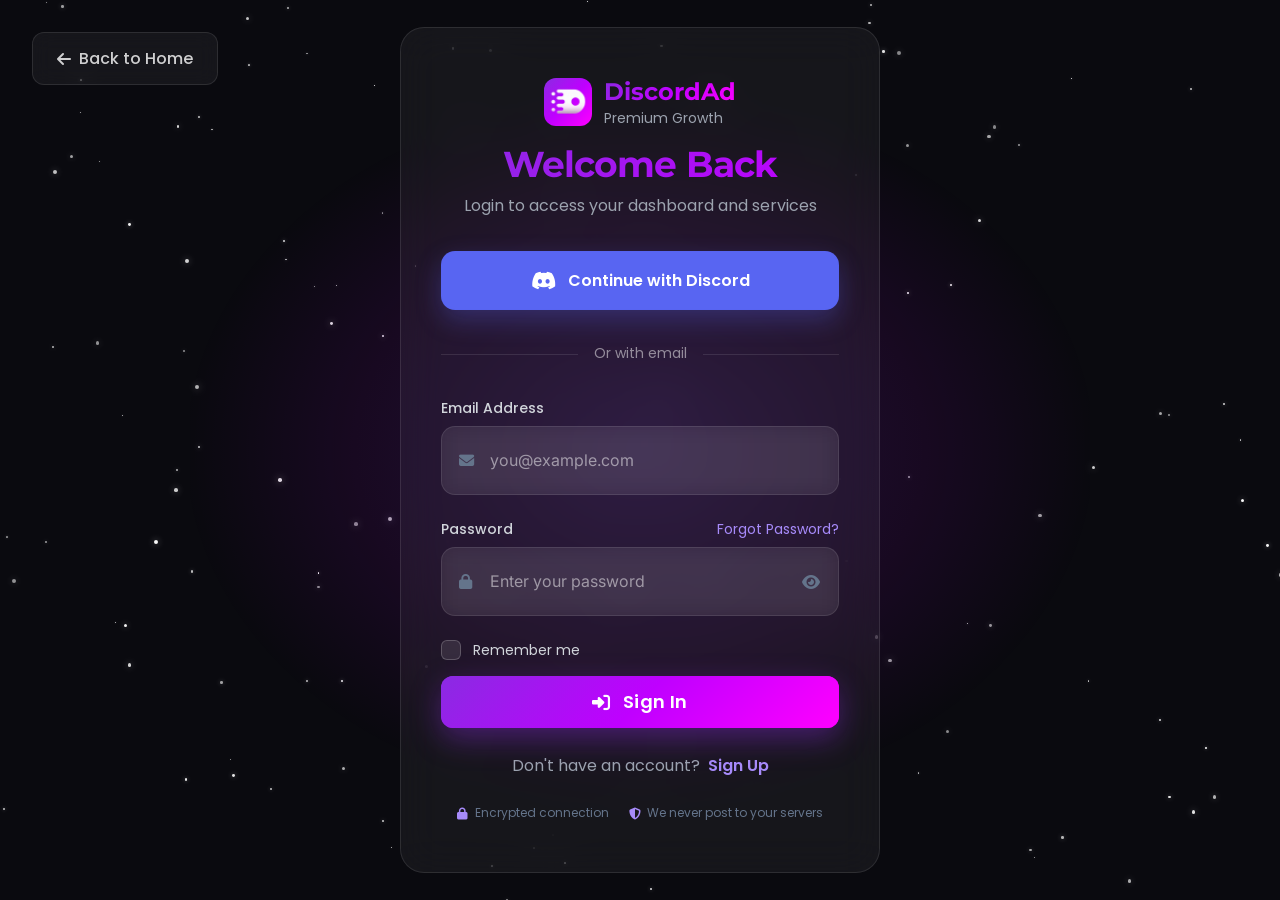
<file: login/index.html>
<!DOCTYPE html><html lang="en" class="scroll-smooth"><head>
    <!-- Character Encoding & Viewport -->
    <meta charset="utf-8">
    <meta name="robots" content="noindex, follow">
    <meta name="viewport" content="width=device-width, initial-scale=1.0, maximum-scale=5.0">
    <meta http-equiv="X-UA-Compatible" content="IE=edge">
    
    <!-- Primary Meta Tags for Maximum SEO -->
    <title>Login | DiscordAd - Premium Discord Growth Services</title>
    <meta name="description" content="Login to your DiscordAd account to access premium Discord growth services. Buy real members, server boosts, and Nitro with instant delivery.">
    <meta name="keywords" content="discord login, discordad account, discord growth services, buy discord members, server boosts, discord nitro">
    <meta name="author" content="DiscordAd - Discord Growth Experts">
    
    <!-- Canonical URL & Alternate URLs -->
    <link rel="canonical" href="https://discordad.com/login">
    <link rel="alternate" hreflang="x-default" href="https://discordad.com/login">
    <link rel="alternate" hreflang="en" href="https://discordad.com/login">
    
    <!-- Open Graph / Social Media Meta Tags -->
    <meta property="og:title" content="Login | DiscordAd - Premium Discord Growth Services">
    <meta property="og:description" content="Login to your DiscordAd account to access premium Discord growth services. Buy real members, server boosts, and Nitro with instant delivery.">
    <meta property="og:url" content="https://discordad.com/login">
    <meta property="og:type" content="website">
    <meta property="og:image" content="images/social-preview.gif">
    <meta property="og:image:width" content="1200">
    <meta property="og:image:height" content="630">
    <meta property="og:image:alt" content="DiscordAd Login">
    <meta property="og:site_name" content="DiscordAd">
    <meta property="og:locale" content="en_US">
    
    <!-- Twitter Card -->
    <meta name="twitter:card" content="summary_large_image">

    <meta name="twitter:site" content="@discordad_">
    <meta name="twitter:creator" content="@discordad_">

    <meta name="twitter:title" content="Login | DiscordAd - Premium Discord Growth">
    <meta name="twitter:description" content="Login to your DiscordAd account to access premium Discord growth services.">
    <meta name="twitter:image" content="images/social-preview.gif">
    <meta name="twitter:image:alt" content="DiscordAd Login">
    
    <!-- Favicon & App Icons -->
    <link rel="apple-touch-icon" sizes="180x180" href="images/apple-touch-icon.png">
    <link rel="icon" type="image/png" sizes="32x32" href="images/favicon-32x32.png">
    <link rel="icon" type="image/png" sizes="192x192" href="images/android-chrome-192x192.png">
    <link rel="icon" type="image/png" sizes="512x512" href="images/android-chrome-512x512.png">
    <link rel="shortcut icon" href="images/favicon.ico">
    <link rel="icon" type="image/png" sizes="16x16" href="images/favicon-16x16.png">
    <link rel="manifest" href="site.webmanifest">
    <meta name="theme-color" content="#8a2be2">
    <meta name="msapplication-TileColor" content="#8a2be2">
    
    <!-- Google Fonts -->
    <link href="https://fonts.googleapis.com/css2?family=Poppins:wght@300;400;500;600;700;800&amp;family=Montserrat:wght@700;800;900&amp;family=Inter:wght@400;500;600;700&amp;display=swap" rel="stylesheet">
    <link rel="stylesheet" href="css/all.min.css">
    
    <!-- Tailwind CSS -->
    <link rel="stylesheet" href="css/tw.css">
    
    <!-- Custom CSS -->
    <style>
        :root {
            --primary: #8a2be2;
            --primary-dark: #5b21b6;
            --accent: #ff00ff;
            --accent-light: #ff66ff;
            --neon-blue: #00ffff;
            --neon-purple: #bf00ff;
            --neon-green: #00ff9d;
            --dark: #0a0a0f;
            --darker: #050508;
            --light: #f8fafc;
            --gradient-purple: linear-gradient(135deg, #8a2be2 0%, #5b21b6 50%, #7c3aed 100%);
            --gradient-neon: linear-gradient(135deg, #8a2be2 0%, #bf00ff 50%, #ff00ff 100%);
            --gradient-rainbow: linear-gradient(135deg, #8a2be2 0%, #ff00ff 25%, #00ffff 50%, #00ff9d 75%, #8a2be2 100%);
        }
        
        * {
            margin: 0;
            padding: 0;
            box-sizing: border-box;
        }
        
        html {
            scroll-behavior: smooth;
            -webkit-text-size-adjust: 100%;
            background: var(--dark);
        }
        
        body {
            font-family: 'Inter', -apple-system, BlinkMacSystemFont, 'Segoe UI', sans-serif;
            background: transparent;
            color: var(--light);
            overflow-x: hidden;
            line-height: 1.7;
            position: relative;
            min-height: 100vh;
        }
        
        /* Space background stars ONLY */
        /* Fixed starfield backdrop. There was no rule for the container at all,
           only for its .star children, so the stars were laid out against the
           document instead of sitting behind the page. */
        #space-background {
            position: fixed;
            inset: 0;
            width: 100%;
            height: 100%;
            z-index: -1;
            overflow: hidden;
            pointer-events: none;
        }

        #space-background .star {
            position: absolute;
            border-radius: 50%;
            animation: star-twinkle 3s ease-in-out infinite alternate;
            box-shadow: 0 0 3px rgba(255, 255, 255, 0.5);
        }

        @keyframes star-twinkle {
            0% { 
                opacity: 0.3;
                transform: scale(1);
                box-shadow: 0 0 3px rgba(255, 255, 255, 0.3);
            }
            50% { 
                opacity: 0.7;
                box-shadow: 0 0 6px rgba(255, 255, 255, 0.6);
            }
            100% { 
                opacity: 1;
                transform: scale(1.1);
                box-shadow: 0 0 10px rgba(255, 255, 255, 0.8);
            }
        }
        
        
        /* Custom Container */
        .container {
            width: 100%;
            max-width: 1280px;
            margin: 0 auto;
            padding: 0 1.5rem;
        }
        
        /* Typography */
        h1, h2, h3, h4, h5, h6 {
            font-family: 'Montserrat', sans-serif;
            font-weight: 800;
            line-height: 1.1;
            margin-bottom: 1rem;
            letter-spacing: -0.025em;
        }
        
        .gradient-text {
            background: var(--gradient-neon);
            -webkit-background-clip: text;
            background-clip: text;
            color: transparent;
            background-size: 200% auto;
            animation: gradient-x 3s ease infinite;
        }
        
        /* Buttons */
        .btn {
            display: inline-flex;
            align-items: center;
            justify-content: center;
            gap: 0.75rem;
            padding: 1rem 2.25rem;
            border-radius: 12px;
            font-family: 'Poppins', sans-serif;
            font-weight: 600;
            font-size: 1rem;
            text-decoration: none;
            transition: all 0.4s cubic-bezier(0.4, 0, 0.2, 1);
            border: none;
            cursor: pointer;
            position: relative;
            overflow: hidden;
            z-index: 1;
            letter-spacing: 0.025em;
        }
        
        .btn::before {
            content: '';
            position: absolute;
            top: 0;
            left: 0;
            width: 100%;
            height: 100%;
            background: inherit;
            z-index: -1;
            transition: transform 0.4s cubic-bezier(0.4, 0, 0.2, 1);
        }
        
        .btn:hover {
            transform: translateY(-3px) scale(1.05);
            box-shadow: 0 20px 40px rgba(138, 43, 226, 0.6);
        }
        
        .btn-primary {
            background: var(--gradient-neon);
            color: white;
            box-shadow: 0 10px 30px rgba(138, 43, 226, 0.4);
        }
        
        .btn-secondary {
            background: transparent;
            color: #e2e8f0;
            border: 2px solid rgba(138, 43, 226, 0.5);
            backdrop-filter: blur(10px);
        }
        
        .btn-secondary:hover {
            background: rgba(138, 43, 226, 0.1);
            border-color: var(--primary);
        }
        
        /* Cards */
        .card {
            background: rgba(255, 255, 255, 0.05);
            backdrop-filter: blur(20px);
            border-radius: 24px;
            border: 1px solid rgba(255, 255, 255, 0.1);
            padding: 3rem 2.5rem;
            transition: all 0.4s cubic-bezier(0.4, 0, 0.2, 1);
            position: relative;
            overflow: hidden;
            width: 100%;
            max-width: 480px;
            z-index: 10;
        }
        
        .card::before {
            content: '';
            position: absolute;
            top: 0;
            left: 0;
            width: 100%;
            height: 100%;
            background: linear-gradient(135deg, rgba(138, 43, 226, 0.1), rgba(255, 0, 255, 0.05));
            z-index: -1;
            opacity: 0;
            transition: opacity 0.4s ease;
        }
        
        .card:hover {
            border-color: rgba(138, 43, 226, 0.3);
            box-shadow: 0 20px 40px rgba(0, 0, 0, 0.2), 0 0 60px rgba(138, 43, 226, 0.2);
            animation: none;
        }
        
        .card:hover::before {
            opacity: 1;
        }
        
        /* Form Inputs */
        .form-input {
            width: 100%;
            padding: 1.25rem 1.5rem;
            background: rgba(255, 255, 255, 0.07);
            border: 1.5px solid rgba(255, 255, 255, 0.1);
            border-radius: 14px;
            color: white;
            font-family: 'Inter', sans-serif;
            font-size: 1rem;
            transition: all 0.3s ease;
            backdrop-filter: blur(10px);
        }
        
        .form-input:focus {
            outline: none;
            border-color: rgba(138, 43, 226, 0.5);
            box-shadow: 0 0 0 3px rgba(138, 43, 226, 0.1), 0 0 20px rgba(138, 43, 226, 0.2);
            background: rgba(255, 255, 255, 0.1);
        }
        
        .form-input::placeholder {
            color: rgba(255, 255, 255, 0.5);
        }
        
        /* Checkbox */
        .form-checkbox {
            -webkit-appearance: none;
            appearance: none;
            flex-shrink: 0;
            width: 20px;
            height: 20px;
            border-radius: 6px;
            background: rgba(255, 255, 255, 0.1);
            border: 1.5px solid rgba(255, 255, 255, 0.2);
            transition: all 0.3s ease;
            cursor: pointer;
            position: relative;
        }
        
        .form-checkbox:checked {
            background: var(--gradient-neon);
            border-color: transparent;
        }
        
        .form-checkbox:checked::after {
            content: '\2713';
            position: absolute;
            top: 50%;
            left: 50%;
            transform: translate(-50%, -50%);
            color: white;
            font-size: 12px;
            font-weight: bold;
        }
        
        /* Divider */
        .divider {
            display: flex;
            align-items: center;
            text-align: center;
            margin: 2rem 0;
        }
        
        .divider::before,
        .divider::after {
            content: '';
            flex: 1;
            border-bottom: 1px solid rgba(255, 255, 255, 0.1);
        }
        
        .divider span {
            padding: 0 1rem;
            color: rgba(255, 255, 255, 0.5);
            font-size: 0.875rem;
            font-family: 'Poppins', sans-serif;
        }
        
        /* Flash Messages */
        .flash-message {
            position: fixed;
            top: 1.5rem;
            right: 1.5rem;
            z-index: 1001;
            padding: 1rem 1.5rem;
            border-radius: 12px;
            display: flex;
            align-items: center;
            gap: 0.75rem;
            animation: slide-in 0.5s ease-out;
            backdrop-filter: blur(20px);
            border: 1px solid rgba(255, 255, 255, 0.1);
            max-width: 400px;
            box-shadow: 0 10px 30px rgba(0, 0, 0, 0.2);
        }
        
        .flash-error {
            background: rgba(239, 68, 68, 0.15);
            border-color: rgba(239, 68, 68, 0.3);
            color: #fecaca;
        }
        
        .flash-success {
            background: rgba(16, 185, 129, 0.15);
            border-color: rgba(16, 185, 129, 0.3);
            color: #a7f3d0;
        }
        
        /* Back Button */
        .back-btn {
            position: absolute;
            top: 2rem;
            left: 2rem;
            display: flex;
            align-items: center;
            gap: 0.5rem;
            padding: 0.75rem 1.5rem;
            background: rgba(255, 255, 255, 0.05);
            border: 1px solid rgba(255, 255, 255, 0.1);
            border-radius: 12px;
            color: rgba(255, 255, 255, 0.8);
            font-family: 'Poppins', sans-serif;
            font-weight: 500;
            text-decoration: none;
            transition: all 0.3s ease;
            backdrop-filter: blur(10px);
            z-index: 10;
        }
        
        .back-btn:hover {
            background: rgba(138, 43, 226, 0.1);
            border-color: rgba(138, 43, 226, 0.3);
            color: white;
            transform: translateX(-3px);
            box-shadow: 0 10px 20px rgba(0, 0, 0, 0.2);
        }
        
        /* Animations */
        @keyframes slide-in {
            0% {
                transform: translateX(100%);
                opacity: 0;
            }
            100% {
                transform: translateX(0);
                opacity: 1;
            }
        }
        
        /* Custom Scrollbar */
        ::-webkit-scrollbar {
            width: 12px;
        }
        
        ::-webkit-scrollbar-track {
            background: var(--darker);
        }
        
        ::-webkit-scrollbar-thumb {
            background: var(--gradient-neon);
            border-radius: 6px;
        }
        
        ::-webkit-scrollbar-thumb:hover {
            background: var(--gradient-rainbow);
        }
        
        /* Responsive */
        @media (max-width: 768px) {
            .container {
                padding: 0 1rem;
            }
            
            .card {
                padding: 2rem 1.5rem;
                margin: 0 1rem;
            }
            
            .back-btn {
                top: 1rem;
                left: 1rem;
                padding: 0.5rem 1rem;
            }
        }

        /* ---- Auth polish (shared across the auth pages) ---- */

        /* Soft purple bloom behind the card */
        .auth-glow {
            position: fixed;
            top: 50%;
            left: 50%;
            transform: translate(-50%, -50%);
            width: min(900px, 120vw);
            height: min(700px, 90vh);
            background: radial-gradient(ellipse at center,
                rgba(138, 43, 226, 0.20) 0%,
                rgba(191, 0, 255, 0.08) 45%,
                transparent 72%);
            pointer-events: none;
            z-index: -1;
        }

        /* Visible keyboard focus everywhere */
        a:focus-visible,
        button:focus-visible,
        input:focus-visible,
        .btn:focus-visible {
            outline: 2px solid var(--neon-purple);
            outline-offset: 3px;
        }

        /* Input with a leading icon + optional trailing action */
        .field {
            position: relative;
        }

        .field .field-icon {
            position: absolute;
            left: 1.15rem;
            top: 50%;
            transform: translateY(-50%);
            color: #64748b;
            pointer-events: none;
            transition: color 0.25s ease;
            font-size: 0.95rem;
        }

        .field .form-input {
            padding-left: 3rem;
        }

        .field .form-input:focus ~ .field-icon {
            color: #a78bfa;
        }

        .field-toggle {
            position: absolute;
            right: 0.6rem;
            top: 50%;
            transform: translateY(-50%);
            width: 2.25rem;
            height: 2.25rem;
            display: flex;
            align-items: center;
            justify-content: center;
            background: transparent;
            border: none;
            border-radius: 8px;
            color: #64748b;
            cursor: pointer;
            transition: color 0.25s ease, background 0.25s ease;
        }

        .field-toggle:hover {
            color: #e2e8f0;
            background: rgba(255, 255, 255, 0.06);
        }

        .field .form-input[type="password"],
        .field .form-input.has-toggle {
            padding-right: 3.25rem;
        }

        /* Password strength meter (signup / reset) */
        .pw-meter {
            display: flex;
            gap: 0.35rem;
            margin-top: 0.6rem;
        }

        .pw-meter span {
            flex: 1;
            height: 4px;
            border-radius: 2px;
            background: rgba(255, 255, 255, 0.1);
            transition: background 0.3s ease;
        }

        .pw-meter.s1 span:nth-child(1) { background: #ef4444; }
        .pw-meter.s2 span:nth-child(-n+2) { background: #f59e0b; }
        .pw-meter.s3 span:nth-child(-n+3) { background: #10b981; }
        .pw-meter.s4 span { background: #10b981; }

        .pw-hint {
            margin-top: 0.4rem;
            font-size: 0.75rem;
            color: #64748b;
            font-family: 'Poppins', sans-serif;
            min-height: 1rem;
        }

        /* Submit button loading state */
        .btn-spinner {
            display: none;
            width: 18px;
            height: 18px;
            border: 2px solid rgba(255, 255, 255, 0.35);
            border-top-color: white;
            border-radius: 50%;
            animation: auth-spin 0.7s linear infinite;
        }

        @keyframes auth-spin {
            to { transform: rotate(360deg); }
        }

        .btn.loading {
            opacity: 0.85;
            pointer-events: none;
        }

        .btn.loading .btn-spinner { display: inline-block; }
        .btn.loading .btn-label-icon { display: none; }

        /* Trust strip under the card */
        .auth-trust {
            display: flex;
            flex-wrap: wrap;
            align-items: center;
            justify-content: center;
            gap: 0.4rem 1.25rem;
            margin-top: 1.5rem;
            color: #64748b;
            font-size: 0.75rem;
            font-family: 'Poppins', sans-serif;
        }

        .auth-trust span {
            display: inline-flex;
            align-items: center;
            gap: 0.4rem;
        }

        .auth-trust i { color: #a78bfa; }

        /* Flash toasts fade out rather than vanish */
        .flash-message {
            transition: opacity 0.4s ease, transform 0.4s ease;
        }

        .flash-message.dismissed {
            opacity: 0;
            transform: translateX(24px);
        }

        @media (max-width: 640px) {
            .flash-message {
                left: 1rem;
                right: 1rem;
                max-width: none;
            }
        }

        @media (prefers-reduced-motion: reduce) {
            *,
            *::before,
            *::after {
                animation-duration: 0.001ms !important;
                animation-iteration-count: 1 !important;
                transition-duration: 0.001ms !important;
                scroll-behavior: auto !important;
            }
        }


        /* Discord OAuth button (leads the auth cards) */
        .discord-btn {
            display: flex;
            align-items: center;
            justify-content: center;
            gap: 0.75rem;
            width: 100%;
            padding: 0.9rem 1.25rem;
            margin-bottom: 0.25rem;
            border-radius: 14px;
            background: #5865F2;
            color: #fff;
            font-family: 'Poppins', sans-serif;
            font-weight: 600;
            font-size: 1rem;
            text-decoration: none;
            border: 1px solid rgba(88, 101, 242, 0.6);
            box-shadow: 0 10px 26px rgba(88, 101, 242, 0.3);
            transition: background 0.25s ease, transform 0.25s ease, box-shadow 0.25s ease;
        }

        .discord-btn:hover {
            background: #4752C4;
            transform: translateY(-2px);
            box-shadow: 0 16px 34px rgba(88, 101, 242, 0.42);
        }

        .discord-btn:active {
            transform: translateY(0);
        }

    </style>
</head>
<body class="font-sans">
    <!-- Background Elements -->
    <div id="space-background"><div class="star" style="width: 3.02256px; height: 3.02256px; left: 47.303%; top: 30.8594%; animation-duration: 2.34782s; animation-delay: 0.794852s; background-color: rgba(255, 255, 255, 0.82); border-radius: 50%; position: absolute; box-shadow: rgba(255, 255, 255, 0.408) 0px 0px 6.04511px;"></div><div class="star" style="width: 2.16841px; height: 2.16841px; left: 5.01161%; top: 22.5878%; animation-duration: 3.23253s; animation-delay: 0.880815s; background-color: rgba(255, 255, 255, 0.592); border-radius: 50%; position: absolute; box-shadow: rgba(255, 255, 255, 0.294) 0px 0px 4.33683px;"></div><div class="star" style="width: 2.12108px; height: 2.12108px; left: 77.6303%; top: 90.8561%; animation-duration: 1.64358s; animation-delay: 0.732901s; background-color: rgba(255, 255, 255, 0.74); border-radius: 50%; position: absolute; box-shadow: rgba(255, 255, 255, 0.373) 0px 0px 4.24217px;"></div><div class="star" style="width: 2.22751px; height: 2.22751px; left: 58.7887%; top: 51.9831%; animation-duration: 2.81524s; animation-delay: 0.983993s; background-color: rgba(255, 255, 255, 0.937); border-radius: 50%; position: absolute; box-shadow: rgba(255, 255, 255, 0.47) 0px 0px 4.45502px;"></div><div class="star" style="width: 1.81336px; height: 1.81336px; left: 88.2519%; top: 31.9235%; animation-duration: 3.43162s; animation-delay: 1.95211s; background-color: rgba(255, 255, 255, 0.61); border-radius: 50%; position: absolute; box-shadow: rgba(255, 255, 255, 0.306) 0px 0px 3.62672px;"></div><div class="star" style="width: 2.41764px; height: 2.41764px; left: 52.9496%; top: 41.344%; animation-duration: 2.10047s; animation-delay: 1.33904s; background-color: rgba(255, 255, 255, 0.682); border-radius: 50%; position: absolute; box-shadow: rgba(255, 255, 255, 0.34) 0px 0px 4.83527px;"></div><div class="star" style="width: 3.60679px; height: 3.60679px; left: 39.4989%; top: 87.4084%; animation-duration: 2.47865s; animation-delay: 1.68049s; background-color: rgba(255, 255, 255, 0.84); border-radius: 50%; position: absolute; box-shadow: rgba(255, 255, 255, 0.42) 0px 0px 7.21358px;"></div><div class="star" style="width: 3.07833px; height: 3.07833px; left: 57.5445%; top: 3.55334%; animation-duration: 2.992s; animation-delay: 0.509491s; background-color: rgba(255, 255, 255, 0.58); border-radius: 50%; position: absolute; box-shadow: rgba(255, 255, 255, 0.29) 0px 0px 6.15667px;"></div><div class="star" style="width: 2.22789px; height: 2.22789px; left: 43.6445%; top: 91.7743%; animation-duration: 1.57173s; animation-delay: 1.68026s; background-color: rgba(255, 255, 255, 0.53); border-radius: 50%; position: absolute; box-shadow: rgba(255, 255, 255, 0.267) 0px 0px 4.45578px;"></div><div class="star" style="width: 3.2667px; height: 3.2667px; left: 15.364%; top: 76.3833%; animation-duration: 3.24245s; animation-delay: 1.284s; background-color: rgba(255, 255, 255, 0.608); border-radius: 50%; position: absolute; box-shadow: rgba(255, 255, 255, 0.306) 0px 0px 6.53341px;"></div><div class="star" style="width: 1.08379px; height: 1.08379px; left: 29.5503%; top: 53.5646%; animation-duration: 2.2845s; animation-delay: 0.190195s; background-color: rgba(255, 255, 255, 0.992); border-radius: 50%; position: absolute; box-shadow: rgba(255, 255, 255, 0.498) 0px 0px 2.16757px;"></div><div class="star" style="width: 3.27045px; height: 3.27045px; left: 47.802%; top: 98.3578%; animation-duration: 3.76222s; animation-delay: 1.05946s; background-color: rgba(255, 255, 255, 0.85); border-radius: 50%; position: absolute; box-shadow: rgba(255, 255, 255, 0.427) 0px 0px 6.54089px;"></div><div class="star" style="width: 2.30268px; height: 2.30268px; left: 84.8254%; top: 33.5814%; animation-duration: 3.69085s; animation-delay: 1.65351s; background-color: rgba(255, 255, 255, 0.94); border-radius: 50%; position: absolute; box-shadow: rgba(255, 255, 255, 0.47) 0px 0px 4.60536px;"></div><div class="star" style="width: 3.78588px; height: 3.78588px; left: 61.4209%; top: 30.3718%; animation-duration: 3.80525s; animation-delay: 1.20435s; background-color: rgba(255, 255, 255, 0.91); border-radius: 50%; position: absolute; box-shadow: rgba(255, 255, 255, 0.455) 0px 0px 7.57176px;"></div><div class="star" style="width: 2.35039px; height: 2.35039px; left: 51.4423%; top: 86.8266%; animation-duration: 1.76894s; animation-delay: 1.33397s; background-color: rgba(255, 255, 255, 0.867); border-radius: 50%; position: absolute; box-shadow: rgba(255, 255, 255, 0.435) 0px 0px 4.70079px;"></div><div class="star" style="width: 1.69406px; height: 1.69406px; left: 31.965%; top: 28.0265%; animation-duration: 2.10975s; animation-delay: 0.189068s; background-color: rgba(255, 255, 255, 0.525); border-radius: 50%; position: absolute; box-shadow: rgba(255, 255, 255, 0.263) 0px 0px 3.38811px;"></div><div class="star" style="width: 3.12327px; height: 3.12327px; left: 99.515%; top: 9.22296%; animation-duration: 2.20921s; animation-delay: 1.49407s; background-color: rgba(255, 255, 255, 0.62); border-radius: 50%; position: absolute; box-shadow: rgba(255, 255, 255, 0.31) 0px 0px 6.24654px;"></div><div class="star" style="width: 3.17519px; height: 3.17519px; left: 91.5349%; top: 71.4064%; animation-duration: 1.91946s; animation-delay: 0.12105s; background-color: rgba(255, 255, 255, 0.72); border-radius: 50%; position: absolute; box-shadow: rgba(255, 255, 255, 0.36) 0px 0px 6.35038px;"></div><div class="star" style="width: 2.00998px; height: 2.00998px; left: 75.0076%; top: 23.5038%; animation-duration: 3.53051s; animation-delay: 0.325709s; background-color: rgba(255, 255, 255, 0.66); border-radius: 50%; position: absolute; box-shadow: rgba(255, 255, 255, 0.33) 0px 0px 4.01997px;"></div><div class="star" style="width: 2.16877px; height: 2.16877px; left: 1.66881%; top: 53.931%; animation-duration: 3.80825s; animation-delay: 0.67804s; background-color: rgba(255, 255, 255, 0.7); border-radius: 50%; position: absolute; box-shadow: rgba(255, 255, 255, 0.35) 0px 0px 4.33754px;"></div><div class="star" style="width: 2.25942px; height: 2.25942px; left: 69.9271%; top: 54.0424%; animation-duration: 1.51562s; animation-delay: 1.26537s; background-color: rgba(255, 255, 255, 0.95); border-radius: 50%; position: absolute; box-shadow: rgba(255, 255, 255, 0.475) 0px 0px 4.51885px;"></div><div class="star" style="width: 3.41282px; height: 3.41282px; left: 38.6812%; top: 51.4278%; animation-duration: 3.33929s; animation-delay: 1.15532s; background-color: rgba(255, 255, 255, 0.945); border-radius: 50%; position: absolute; box-shadow: rgba(255, 255, 255, 0.47) 0px 0px 6.82563px;"></div><div class="star" style="width: 2.91805px; height: 2.91805px; left: 63.5025%; top: 60.1322%; animation-duration: 3.80159s; animation-delay: 1.90676s; background-color: rgba(255, 255, 255, 0.62); border-radius: 50%; position: absolute; box-shadow: rgba(255, 255, 255, 0.31) 0px 0px 5.8361px;"></div><div class="star" style="width: 2.72891px; height: 2.72891px; left: 37.0096%; top: 4.56866%; animation-duration: 2.98855s; animation-delay: 1.47614s; background-color: rgba(255, 255, 255, 0.706); border-radius: 50%; position: absolute; box-shadow: rgba(255, 255, 255, 0.353) 0px 0px 5.45782px;"></div><div class="star" style="width: 3.82812px; height: 3.82812px; left: 79.3321%; top: 62.6759%; animation-duration: 1.17388s; animation-delay: 1.44892s; background-color: rgb(255, 255, 255); border-radius: 50%; position: absolute; box-shadow: rgba(255, 255, 255, 0.498) 0px 0px 7.65624px;"></div><div class="star" style="width: 1.92754px; height: 1.92754px; left: 40.6987%; top: 30.1106%; animation-duration: 1.68776s; animation-delay: 0.232608s; background-color: rgba(255, 255, 255, 0.53); border-radius: 50%; position: absolute; box-shadow: rgba(255, 255, 255, 0.267) 0px 0px 3.85509px;"></div><div class="star" style="width: 2.73266px; height: 2.73266px; left: 16.569%; top: 68.8459%; animation-duration: 3.8103s; animation-delay: 1.19915s; background-color: rgba(255, 255, 255, 0.94); border-radius: 50%; position: absolute; box-shadow: rgba(255, 255, 255, 0.47) 0px 0px 5.46533px;"></div><div class="star" style="width: 2.42602px; height: 2.42602px; left: 88.8209%; top: 77.7612%; animation-duration: 1.09099s; animation-delay: 1.57726s; background-color: rgba(255, 255, 255, 0.54); border-radius: 50%; position: absolute; box-shadow: rgba(255, 255, 255, 0.27) 0px 0px 4.85205px;"></div><div class="star" style="width: 3.37531px; height: 3.37531px; left: 85.8879%; top: 66.7775%; animation-duration: 1.09649s; animation-delay: 1.08856s; background-color: rgba(255, 255, 255, 0.533); border-radius: 50%; position: absolute; box-shadow: rgba(255, 255, 255, 0.267) 0px 0px 6.75062px;"></div><div class="star" style="width: 1.58214px; height: 1.58214px; left: 74.3184%; top: 19.3803%; animation-duration: 2.52964s; animation-delay: 0.112289s; background-color: rgba(255, 255, 255, 0.784); border-radius: 50%; position: absolute; box-shadow: rgba(255, 255, 255, 0.392) 0px 0px 3.16429px;"></div><div class="star" style="width: 1.73111px; height: 1.73111px; left: 73.0782%; top: 90.9928%; animation-duration: 1.26319s; animation-delay: 0.461243s; background-color: rgba(255, 255, 255, 0.886); border-radius: 50%; position: absolute; box-shadow: rgba(255, 255, 255, 0.443) 0px 0px 3.46222px;"></div><div class="star" style="width: 1.42198px; height: 1.42198px; left: 96.8358%; top: 94.3088%; animation-duration: 3.95678s; animation-delay: 1.89901s; background-color: rgba(255, 255, 255, 0.88); border-radius: 50%; position: absolute; box-shadow: rgba(255, 255, 255, 0.44) 0px 0px 2.84396px;"></div><div class="star" style="width: 1.18253px; height: 1.18253px; left: 65.0035%; top: 23.3368%; animation-duration: 3.6978s; animation-delay: 0.514047s; background-color: rgba(255, 255, 255, 0.957); border-radius: 50%; position: absolute; box-shadow: rgba(255, 255, 255, 0.48) 0px 0px 2.36507px;"></div><div class="star" style="width: 3.84525px; height: 3.84525px; left: 3.87737%; top: 15.158%; animation-duration: 3.01667s; animation-delay: 0.143464s; background-color: rgba(255, 255, 255, 0.996); border-radius: 50%; position: absolute; box-shadow: rgba(255, 255, 255, 0.498) 0px 0px 7.69051px;"></div><div class="star" style="width: 1.53871px; height: 1.53871px; left: 16.1785%; top: 5.36452%; animation-duration: 1.77841s; animation-delay: 1.07199s; background-color: rgba(255, 255, 255, 0.894); border-radius: 50%; position: absolute; box-shadow: rgba(255, 255, 255, 0.447) 0px 0px 3.07741px;"></div><div class="star" style="width: 2.37298px; height: 2.37298px; left: 12.0646%; top: 34.3732%; animation-duration: 3.16934s; animation-delay: 1.90111s; background-color: rgba(255, 255, 255, 0.682); border-radius: 50%; position: absolute; box-shadow: rgba(255, 255, 255, 0.34) 0px 0px 4.74596px;"></div><div class="star" style="width: 2.6663px; height: 2.6663px; left: 63.7632%; top: 41.4378%; animation-duration: 2.02427s; animation-delay: 1.83843s; background-color: rgba(255, 255, 255, 0.733); border-radius: 50%; position: absolute; box-shadow: rgba(255, 255, 255, 0.37) 0px 0px 5.33261px;"></div><div class="star" style="width: 1.46081px; height: 1.46081px; left: 86.5211%; top: 2.85669%; animation-duration: 1.65449s; animation-delay: 0.866584s; background-color: rgba(255, 255, 255, 0.816); border-radius: 50%; position: absolute; box-shadow: rgba(255, 255, 255, 0.408) 0px 0px 2.92162px;"></div><div class="star" style="width: 3.50138px; height: 3.50138px; left: 36.6689%; top: 7.40075%; animation-duration: 2.73125s; animation-delay: 0.98105s; background-color: rgb(255, 255, 255); border-radius: 50%; position: absolute; box-shadow: rgba(255, 255, 255, 0.498) 0px 0px 7.00276px;"></div><div class="star" style="width: 2.89245px; height: 2.89245px; left: 0.133258%; top: 33.3489%; animation-duration: 3.33044s; animation-delay: 0.409799s; background-color: rgba(255, 255, 255, 0.933); border-radius: 50%; position: absolute; box-shadow: rgba(255, 255, 255, 0.467) 0px 0px 5.7849px;"></div><div class="star" style="width: 1.50879px; height: 1.50879px; left: 56.3388%; top: 35.1322%; animation-duration: 1.73745s; animation-delay: 0.00366765s; background-color: rgba(255, 255, 255, 0.796); border-radius: 50%; position: absolute; box-shadow: rgba(255, 255, 255, 0.4) 0px 0px 3.01758px;"></div><div class="star" style="width: 3.52496px; height: 3.52496px; left: 23.7153%; top: 98.2204%; animation-duration: 2.06518s; animation-delay: 0.156781s; background-color: rgba(255, 255, 255, 0.886); border-radius: 50%; position: absolute; box-shadow: rgba(255, 255, 255, 0.443) 0px 0px 7.04991px;"></div><div class="star" style="width: 1.30611px; height: 1.30611px; left: 58.159%; top: 97.8981%; animation-duration: 3.08066s; animation-delay: 0.0532633s; background-color: rgba(255, 255, 255, 0.663); border-radius: 50%; position: absolute; box-shadow: rgba(255, 255, 255, 0.333) 0px 0px 2.61223px;"></div><div class="star" style="width: 3.57745px; height: 3.57745px; left: 90.2557%; top: 70.0268%; animation-duration: 3.22009s; animation-delay: 1.58512s; background-color: rgba(255, 255, 255, 0.86); border-radius: 50%; position: absolute; box-shadow: rgba(255, 255, 255, 0.427) 0px 0px 7.1549px;"></div><div class="star" style="width: 3.10881px; height: 3.10881px; left: 24.1002%; top: 80.436%; animation-duration: 2.0064s; animation-delay: 1.3294s; background-color: rgba(255, 255, 255, 0.976); border-radius: 50%; position: absolute; box-shadow: rgba(255, 255, 255, 0.486) 0px 0px 6.21762px;"></div><div class="star" style="width: 2.76189px; height: 2.76189px; left: 65.3499%; top: 61.1164%; animation-duration: 2.80603s; animation-delay: 1.28042s; background-color: rgba(255, 255, 255, 0.647); border-radius: 50%; position: absolute; box-shadow: rgba(255, 255, 255, 0.32) 0px 0px 5.52377px;"></div><div class="star" style="width: 3.78234px; height: 3.78234px; left: 15.3533%; top: 28.501%; animation-duration: 1.05973s; animation-delay: 1.38191s; background-color: rgba(255, 255, 255, 0.773); border-radius: 50%; position: absolute; box-shadow: rgba(255, 255, 255, 0.384) 0px 0px 7.56468px;"></div><div class="star" style="width: 1.51728px; height: 1.51728px; left: 29.3717%; top: 95.6923%; animation-duration: 1.5783s; animation-delay: 0.023189s; background-color: rgba(255, 255, 255, 0.66); border-radius: 50%; position: absolute; box-shadow: rgba(255, 255, 255, 0.33) 0px 0px 3.03456px;"></div><div class="star" style="width: 3.94688px; height: 3.94688px; left: 38.4007%; top: 98.9873%; animation-duration: 1.79598s; animation-delay: 0.78618s; background-color: rgba(255, 255, 255, 0.627); border-radius: 50%; position: absolute; box-shadow: rgba(255, 255, 255, 0.314) 0px 0px 7.89376px;"></div><div class="star" style="width: 1.45235px; height: 1.45235px; left: 39.9884%; top: 55.4572%; animation-duration: 2.86793s; animation-delay: 0.0367943s; background-color: rgba(255, 255, 255, 0.96); border-radius: 50%; position: absolute; box-shadow: rgba(255, 255, 255, 0.482) 0px 0px 2.90469px;"></div><div class="star" style="width: 2.538px; height: 2.538px; left: 5.76856%; top: 62.7844%; animation-duration: 3.25219s; animation-delay: 1.24697s; background-color: rgba(255, 255, 255, 0.624); border-radius: 50%; position: absolute; box-shadow: rgba(255, 255, 255, 0.31) 0px 0px 5.076px;"></div><div class="star" style="width: 3.00706px; height: 3.00706px; left: 18.4334%; top: 1.54081%; animation-duration: 2.35274s; animation-delay: 1.52667s; background-color: rgba(255, 255, 255, 0.624); border-radius: 50%; position: absolute; box-shadow: rgba(255, 255, 255, 0.31) 0px 0px 6.01412px;"></div><div class="star" style="width: 1.77489px; height: 1.77489px; left: 91.3767%; top: 66.9016%; animation-duration: 2.8871s; animation-delay: 0.757144s; background-color: rgba(255, 255, 255, 0.663); border-radius: 50%; position: absolute; box-shadow: rgba(255, 255, 255, 0.33) 0px 0px 3.54979px;"></div><div class="star" style="width: 1.50854px; height: 1.50854px; left: 0.0105953%; top: 20.1651%; animation-duration: 1.08282s; animation-delay: 1.3963s; background-color: rgba(255, 255, 255, 0.627); border-radius: 50%; position: absolute; box-shadow: rgba(255, 255, 255, 0.314) 0px 0px 3.01707px;"></div><div class="star" style="width: 1.42138px; height: 1.42138px; left: 41.4021%; top: 55.6108%; animation-duration: 2.77108s; animation-delay: 1.14342s; background-color: rgba(255, 255, 255, 0.757); border-radius: 50%; position: absolute; box-shadow: rgba(255, 255, 255, 0.376) 0px 0px 2.84277px;"></div><div class="star" style="width: 3.038px; height: 3.038px; left: 6.18328%; top: 97.2107%; animation-duration: 3.93305s; animation-delay: 0.576044s; background-color: rgba(255, 255, 255, 0.808); border-radius: 50%; position: absolute; box-shadow: rgba(255, 255, 255, 0.404) 0px 0px 6.07599px;"></div><div class="star" style="width: 2.58591px; height: 2.58591px; left: 98.3664%; top: 4.22298%; animation-duration: 1.83291s; animation-delay: 0.479903s; background-color: rgba(255, 255, 255, 0.835); border-radius: 50%; position: absolute; box-shadow: rgba(255, 255, 255, 0.42) 0px 0px 5.17183px;"></div><div class="star" style="width: 2.68654px; height: 2.68654px; left: 15.0737%; top: 38.7345%; animation-duration: 2.15785s; animation-delay: 0.964282s; background-color: rgba(255, 255, 255, 0.667); border-radius: 50%; position: absolute; box-shadow: rgba(255, 255, 255, 0.333) 0px 0px 5.37309px;"></div><div class="star" style="width: 1.03965px; height: 1.03965px; left: 4.38988%; top: 67.6073%; animation-duration: 2.24979s; animation-delay: 0.9949s; background-color: rgba(255, 255, 255, 0.976); border-radius: 50%; position: absolute; box-shadow: rgba(255, 255, 255, 0.49) 0px 0px 2.07929px;"></div><div class="star" style="width: 1.20707px; height: 1.20707px; left: 68.2956%; top: 28.808%; animation-duration: 3.01999s; animation-delay: 1.31773s; background-color: rgba(255, 255, 255, 0.6); border-radius: 50%; position: absolute; box-shadow: rgba(255, 255, 255, 0.3) 0px 0px 2.41415px;"></div><div class="star" style="width: 1.13734px; height: 1.13734px; left: 1.68622%; top: 27.1158%; animation-duration: 3.64006s; animation-delay: 1.74494s; background-color: rgba(255, 255, 255, 0.73); border-radius: 50%; position: absolute; box-shadow: rgba(255, 255, 255, 0.365) 0px 0px 2.27467px;"></div><div class="star" style="width: 1.25302px; height: 1.25302px; left: 69.478%; top: 96.761%; animation-duration: 1.51021s; animation-delay: 1.89364s; background-color: rgba(255, 255, 255, 0.773); border-radius: 50%; position: absolute; box-shadow: rgba(255, 255, 255, 0.39) 0px 0px 2.50603px;"></div><div class="star" style="width: 3.95757px; height: 3.95757px; left: 87.2278%; top: 84.1011%; animation-duration: 3.04603s; animation-delay: 1.79437s; background-color: rgba(255, 255, 255, 0.83); border-radius: 50%; position: absolute; box-shadow: rgba(255, 255, 255, 0.416) 0px 0px 7.91514px;"></div><div class="star" style="width: 3.15034px; height: 3.15034px; left: 30.8041%; top: 33.5174%; animation-duration: 2.73872s; animation-delay: 0.19558s; background-color: rgba(255, 255, 255, 0.937); border-radius: 50%; position: absolute; box-shadow: rgba(255, 255, 255, 0.467) 0px 0px 6.30067px;"></div><div class="star" style="width: 1.70688px; height: 1.70688px; left: 56.2548%; top: 91.9645%; animation-duration: 1.48203s; animation-delay: 0.380148s; background-color: rgba(255, 255, 255, 0.72); border-radius: 50%; position: absolute; box-shadow: rgba(255, 255, 255, 0.36) 0px 0px 3.41376px;"></div><div class="star" style="width: 1.24743px; height: 1.24743px; left: 2.13488%; top: 53.9886%; animation-duration: 2.53218s; animation-delay: 0.0997941s; background-color: rgba(255, 255, 255, 0.996); border-radius: 50%; position: absolute; box-shadow: rgba(255, 255, 255, 0.498) 0px 0px 2.49486px;"></div><div class="star" style="width: 2.59732px; height: 2.59732px; left: 38.5284%; top: 28.0141%; animation-duration: 2.09877s; animation-delay: 0.72081s; background-color: rgba(255, 255, 255, 0.647); border-radius: 50%; position: absolute; box-shadow: rgba(255, 255, 255, 0.325) 0px 0px 5.19465px;"></div><div class="star" style="width: 1.66078px; height: 1.66078px; left: 85.2529%; top: 34.771%; animation-duration: 2.9961s; animation-delay: 1.01771s; background-color: rgba(255, 255, 255, 0.514); border-radius: 50%; position: absolute; box-shadow: rgba(255, 255, 255, 0.255) 0px 0px 3.32155px;"></div><div class="star" style="width: 2.70218px; height: 2.70218px; left: 37.7678%; top: 66.7387%; animation-duration: 3.09798s; animation-delay: 1.56508s; background-color: rgba(255, 255, 255, 0.914); border-radius: 50%; position: absolute; box-shadow: rgba(255, 255, 255, 0.455) 0px 0px 5.40435px;"></div><div class="star" style="width: 1.56236px; height: 1.56236px; left: 71.7751%; top: 31.9817%; animation-duration: 3.08286s; animation-delay: 0.205699s; background-color: rgba(255, 255, 255, 0.565); border-radius: 50%; position: absolute; box-shadow: rgba(255, 255, 255, 0.282) 0px 0px 3.12472px;"></div><div class="star" style="width: 2.85718px; height: 2.85718px; left: 41.9644%; top: 73.7622%; animation-duration: 3.05996s; animation-delay: 0.36164s; background-color: rgba(255, 255, 255, 0.73); border-radius: 50%; position: absolute; box-shadow: rgba(255, 255, 255, 0.365) 0px 0px 5.71436px;"></div><div class="star" style="width: 1.88269px; height: 1.88269px; left: 43.5717%; top: 48.5028%; animation-duration: 1.2059s; animation-delay: 0.179596s; background-color: rgba(255, 255, 255, 0.525); border-radius: 50%; position: absolute; box-shadow: rgba(255, 255, 255, 0.263) 0px 0px 3.76537px;"></div><div class="star" style="width: 2.80826px; height: 2.80826px; left: 81.6817%; top: 72.0506%; animation-duration: 2.93108s; animation-delay: 1.48752s; background-color: rgba(255, 255, 255, 0.682); border-radius: 50%; position: absolute; box-shadow: rgba(255, 255, 255, 0.34) 0px 0px 5.61652px;"></div><div class="star" style="width: 3.90257px; height: 3.90257px; left: 31.7365%; top: 23.0036%; animation-duration: 2.31658s; animation-delay: 1.19104s; background-color: rgba(255, 255, 255, 0.56); border-radius: 50%; position: absolute; box-shadow: rgba(255, 255, 255, 0.28) 0px 0px 7.80514px;"></div><div class="star" style="width: 3.78263px; height: 3.78263px; left: 30.2772%; top: 79.2501%; animation-duration: 3.55921s; animation-delay: 1.83329s; background-color: rgba(255, 255, 255, 0.765); border-radius: 50%; position: absolute; box-shadow: rgba(255, 255, 255, 0.384) 0px 0px 7.56526px;"></div><div class="star" style="width: 3.01938px; height: 3.01938px; left: 63.5797%; top: 5.45277%; animation-duration: 1.29592s; animation-delay: 0.799361s; background-color: rgba(255, 255, 255, 0.58); border-radius: 50%; position: absolute; box-shadow: rgba(255, 255, 255, 0.29) 0px 0px 6.03876px;"></div><div class="star" style="width: 3.18829px; height: 3.18829px; left: 50.952%; top: 82.0149%; animation-duration: 2.74633s; animation-delay: 0.705708s; background-color: rgba(255, 255, 255, 0.973); border-radius: 50%; position: absolute; box-shadow: rgba(255, 255, 255, 0.486) 0px 0px 6.37658px;"></div><div class="star" style="width: 2.88391px; height: 2.88391px; left: 52.7649%; top: 64.4817%; animation-duration: 3.36904s; animation-delay: 1.72181s; background-color: rgba(255, 255, 255, 0.61); border-radius: 50%; position: absolute; box-shadow: rgba(255, 255, 255, 0.306) 0px 0px 5.76782px;"></div><div class="star" style="width: 2.05569px; height: 2.05569px; left: 38.5118%; top: 28.1058%; animation-duration: 2.90332s; animation-delay: 0.914704s; background-color: rgba(255, 255, 255, 0.62); border-radius: 50%; position: absolute; box-shadow: rgba(255, 255, 255, 0.31) 0px 0px 4.11139px;"></div><div class="star" style="width: 3.34609px; height: 3.34609px; left: 3.97925%; top: 32.8611%; animation-duration: 3.76501s; animation-delay: 0.888054s; background-color: rgba(255, 255, 255, 0.753); border-radius: 50%; position: absolute; box-shadow: rgba(255, 255, 255, 0.376) 0px 0px 6.69217px;"></div><div class="star" style="width: 1.64897px; height: 1.64897px; left: 15.943%; top: 63.8922%; animation-duration: 2.88911s; animation-delay: 1.60264s; background-color: rgba(255, 255, 255, 0.875); border-radius: 50%; position: absolute; box-shadow: rgba(255, 255, 255, 0.435) 0px 0px 3.29794px;"></div><div class="star" style="width: 2.80312px; height: 2.80312px; left: 21.8956%; top: 25.5428%; animation-duration: 1.99849s; animation-delay: 0.00671168s; background-color: rgba(255, 255, 255, 0.824); border-radius: 50%; position: absolute; box-shadow: rgba(255, 255, 255, 0.41) 0px 0px 5.60624px;"></div><div class="star" style="width: 2.72712px; height: 2.72712px; left: 66.1607%; top: 55.8912%; animation-duration: 3.06374s; animation-delay: 0.794295s; background-color: rgba(255, 255, 255, 0.51); border-radius: 50%; position: absolute; box-shadow: rgba(255, 255, 255, 0.255) 0px 0px 5.45424px;"></div><div class="star" style="width: 3.70814px; height: 3.70814px; left: 9.11962%; top: 2.03658%; animation-duration: 1.81073s; animation-delay: 0.587659s; background-color: rgba(255, 255, 255, 0.667); border-radius: 50%; position: absolute; box-shadow: rgba(255, 255, 255, 0.333) 0px 0px 7.41627px;"></div><div class="star" style="width: 1.30156px; height: 1.30156px; left: 36.961%; top: 36.1795%; animation-duration: 3.63835s; animation-delay: 1.88498s; background-color: rgba(255, 255, 255, 0.718); border-radius: 50%; position: absolute; box-shadow: rgba(255, 255, 255, 0.357) 0px 0px 2.60312px;"></div><div class="star" style="width: 3.93882px; height: 3.93882px; left: 26.5604%; top: 55.4121%; animation-duration: 1.40958s; animation-delay: 1.26666s; background-color: rgba(255, 255, 255, 0.984); border-radius: 50%; position: absolute; box-shadow: rgba(255, 255, 255, 0.494) 0px 0px 7.87763px;"></div><div class="star" style="width: 3.74591px; height: 3.74591px; left: 58.978%; top: 67.6221%; animation-duration: 1.95158s; animation-delay: 0.18613s; background-color: rgba(255, 255, 255, 0.73); border-radius: 50%; position: absolute; box-shadow: rgba(255, 255, 255, 0.365) 0px 0px 7.49183px;"></div><div class="star" style="width: 2.33356px; height: 2.33356px; left: 23.4691%; top: 96.2562%; animation-duration: 3.90762s; animation-delay: 0.573249s; background-color: rgba(255, 255, 255, 0.698); border-radius: 50%; position: absolute; box-shadow: rgba(255, 255, 255, 0.35) 0px 0px 4.66712px;"></div><div class="star" style="width: 2.44346px; height: 2.44346px; left: 23.2813%; top: 61.9059%; animation-duration: 2.9856s; animation-delay: 0.996377s; background-color: rgba(255, 255, 255, 0.76); border-radius: 50%; position: absolute; box-shadow: rgba(255, 255, 255, 0.38) 0px 0px 4.88692px;"></div><div class="star" style="width: 1.23759px; height: 1.23759px; left: 88.6785%; top: 19.256%; animation-duration: 1.37781s; animation-delay: 1.17266s; background-color: rgba(255, 255, 255, 0.824); border-radius: 50%; position: absolute; box-shadow: rgba(255, 255, 255, 0.41) 0px 0px 2.47518px;"></div><div class="star" style="width: 3.27415px; height: 3.27415px; left: 29.483%; top: 2.17974%; animation-duration: 2.76702s; animation-delay: 0.037513s; background-color: rgba(255, 255, 255, 0.56); border-radius: 50%; position: absolute; box-shadow: rgba(255, 255, 255, 0.28) 0px 0px 6.5483px;"></div><div class="star" style="width: 1.04452px; height: 1.04452px; left: 31.0537%; top: 60.8891%; animation-duration: 1.10539s; animation-delay: 1.86046s; background-color: rgba(255, 255, 255, 0.706); border-radius: 50%; position: absolute; box-shadow: rgba(255, 255, 255, 0.353) 0px 0px 2.08904px;"></div><div class="star" style="width: 3.47947px; height: 3.47947px; left: 76.9705%; top: 52.8505%; animation-duration: 3.80487s; animation-delay: 0.846519s; background-color: rgba(255, 255, 255, 0.7); border-radius: 50%; position: absolute; box-shadow: rgba(255, 255, 255, 0.353) 0px 0px 6.95894px;"></div><div class="star" style="width: 2.60302px; height: 2.60302px; left: 28.5263%; top: 13.3724%; animation-duration: 2.66174s; animation-delay: 0.0875303s; background-color: rgba(255, 255, 255, 0.8); border-radius: 50%; position: absolute; box-shadow: rgba(255, 255, 255, 0.4) 0px 0px 5.20604px;"></div><div class="star" style="width: 1.26518px; height: 1.26518px; left: 54.8398%; top: 25.8601%; animation-duration: 2.30315s; animation-delay: 0.953117s; background-color: rgba(255, 255, 255, 0.796); border-radius: 50%; position: absolute; box-shadow: rgba(255, 255, 255, 0.4) 0px 0px 2.53037px;"></div><div class="star" style="width: 3.30783px; height: 3.30783px; left: 65.7886%; top: 60.6274%; animation-duration: 2.04585s; animation-delay: 1.82941s; background-color: rgba(255, 255, 255, 0.52); border-radius: 50%; position: absolute; box-shadow: rgba(255, 255, 255, 0.263) 0px 0px 6.61567px;"></div><div class="star" style="width: 1.89453px; height: 1.89453px; left: 56.8415%; top: 20.0075%; animation-duration: 1.71978s; animation-delay: 1.05417s; background-color: rgba(255, 255, 255, 0.714); border-radius: 50%; position: absolute; box-shadow: rgba(255, 255, 255, 0.357) 0px 0px 3.78906px;"></div><div class="star" style="width: 1.93204px; height: 1.93204px; left: 96.9553%; top: 1.13718%; animation-duration: 3.37038s; animation-delay: 0.0608546s; background-color: rgba(255, 255, 255, 0.706); border-radius: 50%; position: absolute; box-shadow: rgba(255, 255, 255, 0.353) 0px 0px 3.86409px;"></div><div class="star" style="width: 2.92485px; height: 2.92485px; left: 45.3739%; top: 59.681%; animation-duration: 2.36995s; animation-delay: 1.31737s; background-color: rgba(255, 255, 255, 0.686); border-radius: 50%; position: absolute; box-shadow: rgba(255, 255, 255, 0.345) 0px 0px 5.84971px;"></div><div class="star" style="width: 3.58694px; height: 3.58694px; left: 24.967%; top: 48.6409%; animation-duration: 1.02015s; animation-delay: 1.87747s; background-color: rgba(255, 255, 255, 0.74); border-radius: 50%; position: absolute; box-shadow: rgba(255, 255, 255, 0.37) 0px 0px 7.17389px;"></div><div class="star" style="width: 1.09947px; height: 1.09947px; left: 68.5126%; top: 30.9134%; animation-duration: 2.34991s; animation-delay: 1.99181s; background-color: rgba(255, 255, 255, 0.96); border-radius: 50%; position: absolute; box-shadow: rgba(255, 255, 255, 0.482) 0px 0px 2.19895px;"></div><div class="star" style="width: 3.4442px; height: 3.4442px; left: 24.3081%; top: 79.9265%; animation-duration: 1.73664s; animation-delay: 0.789129s; background-color: rgba(255, 255, 255, 0.725); border-radius: 50%; position: absolute; box-shadow: rgba(255, 255, 255, 0.365) 0px 0px 6.88839px;"></div><div class="star" style="width: 2.31766px; height: 2.31766px; left: 92.6568%; top: 38.8126%; animation-duration: 2.24376s; animation-delay: 1.72747s; background-color: rgba(255, 255, 255, 0.604); border-radius: 50%; position: absolute; box-shadow: rgba(255, 255, 255, 0.3) 0px 0px 4.63532px;"></div><div class="star" style="width: 2.11037px; height: 2.11037px; left: 19.5323%; top: 28.7862%; animation-duration: 1.78679s; animation-delay: 1.29726s; background-color: rgba(255, 255, 255, 0.85); border-radius: 50%; position: absolute; box-shadow: rgba(255, 255, 255, 0.427) 0px 0px 4.22073px;"></div><div class="star" style="width: 2.58593px; height: 2.58593px; left: 72.2377%; top: 77.8774%; animation-duration: 3.13314s; animation-delay: 0.12696s; background-color: rgba(255, 255, 255, 0.525); border-radius: 50%; position: absolute; box-shadow: rgba(255, 255, 255, 0.263) 0px 0px 5.17186px;"></div><div class="star" style="width: 1.33361px; height: 1.33361px; left: 52.5298%; top: 27.4407%; animation-duration: 1.98486s; animation-delay: 0.152364s; background-color: rgba(255, 255, 255, 0.725); border-radius: 50%; position: absolute; box-shadow: rgba(255, 255, 255, 0.365) 0px 0px 2.66722px;"></div><div class="star" style="width: 2.15028px; height: 2.15028px; left: 30.4233%; top: 44.3815%; animation-duration: 2.55039s; animation-delay: 0.160787s; background-color: rgba(255, 255, 255, 0.565); border-radius: 50%; position: absolute; box-shadow: rgba(255, 255, 255, 0.282) 0px 0px 4.30055px;"></div><div class="star" style="width: 3.72828px; height: 3.72828px; left: 15.6999%; top: 88.0979%; animation-duration: 1.89372s; animation-delay: 0.0454846s; background-color: rgba(255, 255, 255, 0.616); border-radius: 50%; position: absolute; box-shadow: rgba(255, 255, 255, 0.31) 0px 0px 7.45656px;"></div><div class="star" style="width: 1.68305px; height: 1.68305px; left: 76.3863%; top: 6.98633%; animation-duration: 1.40395s; animation-delay: 1.59383s; background-color: rgba(255, 255, 255, 0.745); border-radius: 50%; position: absolute; box-shadow: rgba(255, 255, 255, 0.373) 0px 0px 3.36611px;"></div><div class="star" style="width: 2.35248px; height: 2.35248px; left: 78.455%; top: 77.9789%; animation-duration: 1.86965s; animation-delay: 0.00650804s; background-color: rgba(255, 255, 255, 0.694); border-radius: 50%; position: absolute; box-shadow: rgba(255, 255, 255, 0.35) 0px 0px 4.70495px;"></div><div class="star" style="width: 1.52523px; height: 1.52523px; left: 88.1158%; top: 19.7371%; animation-duration: 3.13716s; animation-delay: 0.00182924s; background-color: rgba(255, 255, 255, 0.655); border-radius: 50%; position: absolute; box-shadow: rgba(255, 255, 255, 0.33) 0px 0px 3.05046px;"></div><div class="star" style="width: 1.53763px; height: 1.53763px; left: 29.3148%; top: 11.668%; animation-duration: 2.33364s; animation-delay: 0.325108s; background-color: rgba(255, 255, 255, 0.573); border-radius: 50%; position: absolute; box-shadow: rgba(255, 255, 255, 0.286) 0px 0px 3.07526px;"></div><div class="star" style="width: 3.79633px; height: 3.79633px; left: 60.265%; top: 82.0085%; animation-duration: 1.05984s; animation-delay: 1.05387s; background-color: rgba(255, 255, 255, 0.745); border-radius: 50%; position: absolute; box-shadow: rgba(255, 255, 255, 0.373) 0px 0px 7.59266px;"></div><div class="star" style="width: 1.94316px; height: 1.94316px; left: 20.1957%; top: 58.9573%; animation-duration: 2.39834s; animation-delay: 0.198633s; background-color: rgba(255, 255, 255, 0.79); border-radius: 50%; position: absolute; box-shadow: rgba(255, 255, 255, 0.396) 0px 0px 3.88632px;"></div><div class="star" style="width: 2.28769px; height: 2.28769px; left: 35.1544%; top: 9.60946%; animation-duration: 1.62186s; animation-delay: 1.76515s; background-color: rgba(255, 255, 255, 0.663); border-radius: 50%; position: absolute; box-shadow: rgba(255, 255, 255, 0.33) 0px 0px 4.57539px;"></div><div class="star" style="width: 2.72819px; height: 2.72819px; left: 31.351%; top: 16.0174%; animation-duration: 1.88687s; animation-delay: 1.71817s; background-color: rgba(255, 255, 255, 0.75); border-radius: 50%; position: absolute; box-shadow: rgba(255, 255, 255, 0.373) 0px 0px 5.45639px;"></div><div class="star" style="width: 1.22774px; height: 1.22774px; left: 80.2216%; top: 60.1705%; animation-duration: 3.73353s; animation-delay: 1.40428s; background-color: rgba(255, 255, 255, 0.643); border-radius: 50%; position: absolute; box-shadow: rgba(255, 255, 255, 0.32) 0px 0px 2.45549px;"></div><div class="star" style="width: 3.13406px; height: 3.13406px; left: 93.6539%; top: 29.9191%; animation-duration: 3.65905s; animation-delay: 0.222638s; background-color: rgba(255, 255, 255, 0.867); border-radius: 50%; position: absolute; box-shadow: rgba(255, 255, 255, 0.435) 0px 0px 6.26811px;"></div><div class="star" style="width: 3.76297px; height: 3.76297px; left: 19.3112%; top: 80.4937%; animation-duration: 1.77069s; animation-delay: 0.815529s; background-color: rgba(255, 255, 255, 0.67); border-radius: 50%; position: absolute; box-shadow: rgba(255, 255, 255, 0.333) 0px 0px 7.52594px;"></div><div class="star" style="width: 1.78952px; height: 1.78952px; left: 68.2336%; top: 0.759987%; animation-duration: 1.47687s; animation-delay: 0.673028s; background-color: rgba(255, 255, 255, 0.973); border-radius: 50%; position: absolute; box-shadow: rgba(255, 255, 255, 0.486) 0px 0px 3.57904px;"></div><div class="star" style="width: 2.62967px; height: 2.62967px; left: 2.16746%; top: 39.7899%; animation-duration: 3.21274s; animation-delay: 1.86809s; background-color: rgba(255, 255, 255, 0.72); border-radius: 50%; position: absolute; box-shadow: rgba(255, 255, 255, 0.36) 0px 0px 5.25933px;"></div><div class="star" style="width: 2.5653px; height: 2.5653px; left: 21.7114%; top: 39.2036%; animation-duration: 1.38646s; animation-delay: 0.681675s; background-color: rgba(255, 255, 255, 0.506); border-radius: 50%; position: absolute; box-shadow: rgba(255, 255, 255, 0.25) 0px 0px 5.13059px;"></div><div class="star" style="width: 1.9562px; height: 1.9562px; left: 9.17466%; top: 91.7533%; animation-duration: 3.53142s; animation-delay: 0.941562s; background-color: rgba(255, 255, 255, 0.64); border-radius: 50%; position: absolute; box-shadow: rgba(255, 255, 255, 0.32) 0px 0px 3.9124px;"></div><div class="star" style="width: 1.7224px; height: 1.7224px; left: 17.0255%; top: 32.706%; animation-duration: 1.18281s; animation-delay: 1.20904s; background-color: rgba(255, 255, 255, 0.51); border-radius: 50%; position: absolute; box-shadow: rgba(255, 255, 255, 0.255) 0px 0px 3.44479px;"></div><div class="star" style="width: 1.68963px; height: 1.68963px; left: 26.9882%; top: 64.3258%; animation-duration: 2.22778s; animation-delay: 1.95245s; background-color: rgba(255, 255, 255, 0.68); border-radius: 50%; position: absolute; box-shadow: rgba(255, 255, 255, 0.337) 0px 0px 3.37926px;"></div><div class="star" style="width: 1.94798px; height: 1.94798px; left: 7.14006%; top: 24.4145%; animation-duration: 3.80378s; animation-delay: 0.559045s; background-color: rgba(255, 255, 255, 0.506); border-radius: 50%; position: absolute; box-shadow: rgba(255, 255, 255, 0.255) 0px 0px 3.89596px;"></div><div class="star" style="width: 2.47149px; height: 2.47149px; left: 77.1172%; top: 93.4166%; animation-duration: 1.10924s; animation-delay: 0.848332s; background-color: rgba(255, 255, 255, 0.686); border-radius: 50%; position: absolute; box-shadow: rgba(255, 255, 255, 0.34) 0px 0px 4.94298px;"></div><div class="star" style="width: 2.84276px; height: 2.84276px; left: 97.0523%; top: 22.1199%; animation-duration: 2.79757s; animation-delay: 0.053894s; background-color: rgba(255, 255, 255, 0.918); border-radius: 50%; position: absolute; box-shadow: rgba(255, 255, 255, 0.46) 0px 0px 5.68553px;"></div><div class="star" style="width: 2.43386px; height: 2.43386px; left: 15.6075%; top: 31.4504%; animation-duration: 1.26281s; animation-delay: 1.63912s; background-color: rgba(255, 255, 255, 0.996); border-radius: 50%; position: absolute; box-shadow: rgba(255, 255, 255, 0.498) 0px 0px 4.86772px;"></div><div class="star" style="width: 1.24634px; height: 1.24634px; left: 6.33195%; top: 77.4315%; animation-duration: 3.94248s; animation-delay: 0.912316s; background-color: rgba(255, 255, 255, 0.573); border-radius: 50%; position: absolute; box-shadow: rgba(255, 255, 255, 0.286) 0px 0px 2.49268px;"></div><div class="star" style="width: 2.79557px; height: 2.79557px; left: 36.977%; top: 55.579%; animation-duration: 2.95816s; animation-delay: 1.08114s; background-color: rgba(255, 255, 255, 0.976); border-radius: 50%; position: absolute; box-shadow: rgba(255, 255, 255, 0.49) 0px 0px 5.59114px;"></div><div class="star" style="width: 1.74554px; height: 1.74554px; left: 68.7479%; top: 94.1843%; animation-duration: 2.79694s; animation-delay: 1.88754s; background-color: rgba(255, 255, 255, 0.647); border-radius: 50%; position: absolute; box-shadow: rgba(255, 255, 255, 0.32) 0px 0px 3.49109px;"></div><div class="star" style="width: 3.47119px; height: 3.47119px; left: 93.296%; top: 42.5208%; animation-duration: 2.76686s; animation-delay: 1.89551s; background-color: rgba(255, 255, 255, 0.675); border-radius: 50%; position: absolute; box-shadow: rgba(255, 255, 255, 0.337) 0px 0px 6.94237px;"></div><div class="star" style="width: 2.91711px; height: 2.91711px; left: 5.40837%; top: 59.0379%; animation-duration: 2.1387s; animation-delay: 1.15734s; background-color: rgba(255, 255, 255, 0.757); border-radius: 50%; position: absolute; box-shadow: rgba(255, 255, 255, 0.376) 0px 0px 5.83421px;"></div><div class="star" style="width: 2.63429px; height: 2.63429px; left: 21.7312%; top: 52.699%; animation-duration: 1.44171s; animation-delay: 0.955212s; background-color: rgba(255, 255, 255, 0.76); border-radius: 50%; position: absolute; box-shadow: rgba(255, 255, 255, 0.38) 0px 0px 5.26858px;"></div><div class="star" style="width: 3.17705px; height: 3.17705px; left: 75.612%; top: 40.4303%; animation-duration: 1.11528s; animation-delay: 0.944914s; background-color: rgba(255, 255, 255, 0.55); border-radius: 50%; position: absolute; box-shadow: rgba(255, 255, 255, 0.275) 0px 0px 6.35411px;"></div><div class="star" style="width: 2.48903px; height: 2.48903px; left: 27.2766%; top: 24.8175%; animation-duration: 3.47827s; animation-delay: 1.74594s; background-color: rgba(255, 255, 255, 0.79); border-radius: 50%; position: absolute; box-shadow: rgba(255, 255, 255, 0.392) 0px 0px 4.97805px;"></div><div class="star" style="width: 2.93764px; height: 2.93764px; left: 58.8948%; top: 61.0398%; animation-duration: 1.00207s; animation-delay: 1.0407s; background-color: rgba(255, 255, 255, 0.67); border-radius: 50%; position: absolute; box-shadow: rgba(255, 255, 255, 0.333) 0px 0px 5.87529px;"></div><div class="star" style="width: 1.93988px; height: 1.93988px; left: 99.0851%; top: 2.12194%; animation-duration: 3.14959s; animation-delay: 0.388369s; background-color: rgba(255, 255, 255, 0.725); border-radius: 50%; position: absolute; box-shadow: rgba(255, 255, 255, 0.365) 0px 0px 3.87976px;"></div><div class="star" style="width: 2.58705px; height: 2.58705px; left: 58.7149%; top: 62.5892%; animation-duration: 3.43391s; animation-delay: 1.66232s; background-color: rgba(255, 255, 255, 0.745); border-radius: 50%; position: absolute; box-shadow: rgba(255, 255, 255, 0.373) 0px 0px 5.17411px;"></div><div class="star" style="width: 1.99875px; height: 1.99875px; left: 65.1645%; top: 51.4337%; animation-duration: 1.84278s; animation-delay: 1.75653s; background-color: rgba(255, 255, 255, 0.557); border-radius: 50%; position: absolute; box-shadow: rgba(255, 255, 255, 0.28) 0px 0px 3.99751px;"></div><div class="star" style="width: 2.8275px; height: 2.8275px; left: 93.663%; top: 47.7348%; animation-duration: 3.84694s; animation-delay: 0.0465549s; background-color: rgba(255, 255, 255, 0.86); border-radius: 50%; position: absolute; box-shadow: rgba(255, 255, 255, 0.427) 0px 0px 5.655px;"></div><div class="star" style="width: 3.865px; height: 3.865px; left: 17.7944%; top: 64.3008%; animation-duration: 2.46342s; animation-delay: 1.03413s; background-color: rgba(255, 255, 255, 0.667); border-radius: 50%; position: absolute; box-shadow: rgba(255, 255, 255, 0.333) 0px 0px 7.73001px;"></div><div class="star" style="width: 3.11357px; height: 3.11357px; left: 60.1385%; top: 67.5004%; animation-duration: 1.35122s; animation-delay: 0.144249s; background-color: rgba(255, 255, 255, 0.84); border-radius: 50%; position: absolute; box-shadow: rgba(255, 255, 255, 0.42) 0px 0px 6.22714px;"></div><div class="star" style="width: 2.56763px; height: 2.56763px; left: 62.1473%; top: 95.5264%; animation-duration: 1.48488s; animation-delay: 1.78723s; background-color: rgba(255, 255, 255, 0.84); border-radius: 50%; position: absolute; box-shadow: rgba(255, 255, 255, 0.42) 0px 0px 5.13525px;"></div><div class="star" style="width: 1.9487px; height: 1.9487px; left: 76.049%; top: 7.8468%; animation-duration: 3.13726s; animation-delay: 0.977005s; background-color: rgba(255, 255, 255, 0.757); border-radius: 50%; position: absolute; box-shadow: rgba(255, 255, 255, 0.376) 0px 0px 3.89741px;"></div><div class="star" style="width: 1.36636px; height: 1.36636px; left: 12.458%; top: 30.2832%; animation-duration: 2.25416s; animation-delay: 0.358122s; background-color: rgba(255, 255, 255, 0.59); border-radius: 50%; position: absolute; box-shadow: rgba(255, 255, 255, 0.294) 0px 0px 2.73272px;"></div><div class="star" style="width: 3.26664px; height: 3.26664px; left: 55.8758%; top: 81.4452%; animation-duration: 3.44219s; animation-delay: 1.55235s; background-color: rgba(255, 255, 255, 0.537); border-radius: 50%; position: absolute; box-shadow: rgba(255, 255, 255, 0.267) 0px 0px 6.53328px;"></div><div class="star" style="width: 1.90583px; height: 1.90583px; left: 20.9848%; top: 94.1256%; animation-duration: 1.85567s; animation-delay: 1.50728s; background-color: rgba(255, 255, 255, 0.643); border-radius: 50%; position: absolute; box-shadow: rgba(255, 255, 255, 0.32) 0px 0px 3.81165px;"></div><div class="star" style="width: 1.79784px; height: 1.79784px; left: 43.634%; top: 32.0947%; animation-duration: 3.51289s; animation-delay: 1.70227s; background-color: rgba(255, 255, 255, 0.984); border-radius: 50%; position: absolute; box-shadow: rgba(255, 255, 255, 0.49) 0px 0px 3.59568px;"></div></div>
    <div class="auth-glow" aria-hidden="true"></div>
    <div class="animated-gradient"></div>

    <!-- Flash Messages -->
    
    

    <!-- Main Content -->
    <main class="min-h-screen flex items-center justify-center p-4">
        <!-- Back Button -->
        <a href="/67" class="back-btn">
            <i class="fas fa-arrow-left"></i>
            <span>Back to Home</span>
        </a>

        <div class="card">
            <div class="text-center mb-8">
                <!-- Logo -->
                <div class="flex items-center justify-center gap-3 mb-4">
                    <div class="w-12 h-12 rounded-xl bg-gradient-neon flex items-center justify-center">
                        <img src="images/transparent.png" alt="DiscordAd Logo" class="w-full h-full object-cover group-hover:scale-110 transition-transform duration-300">
                    </div>
                    <div class="text-left">
                        <div class="text-2xl font-bold bg-gradient-neon bg-clip-text text-transparent font-montserrat">DiscordAd</div>
                        <div class="text-sm text-gray-400 font-poppins">Premium Growth</div>
                    </div>
                </div>
                
                <h1 class="text-3xl md:text-4xl font-bold mb-2 gradient-text">Welcome Back</h1>
                <p class="text-gray-400 font-poppins">Login to access your dashboard and services</p>
            </div>

            <!-- Discord OAuth first: for a Discord-audience product this is the
                 path most people want, so it leads rather than sitting below the
                 fold under a divider. -->
            <a href="/auth/discord" class="discord-btn">
                <i class="fab fa-discord text-xl" aria-hidden="true"></i>
                Continue with Discord
            </a>

            <div class="divider">
                <span>Or with email</span>
            </div>

            <form action="/login" method="post" class="space-y-6" id="loginForm">
                <input type="hidden" name="_csrf" value="b0f01e415f322d8c81b7215fd5ca03ff6741dcdd4238206b2f10a6794cc52cb4">
                <!-- Email Input -->
                <div class="space-y-2">
                    <label for="email" class="block text-sm font-medium text-gray-300 font-poppins">Email Address</label>
                    <div class="field">
                        <input type="email" id="email" name="email" value="" required="" autocomplete="email" autocapitalize="none" spellcheck="false" placeholder="you@example.com" class="form-input">
                        <i class="fas fa-envelope field-icon" aria-hidden="true"></i>
                    </div>
                </div>

                <!-- Password Input -->
                <div class="space-y-2">
                    <div class="flex justify-between items-center">
                        <label for="password" class="text-sm font-medium text-gray-300 font-poppins">Password</label>
                        <a href="/forgot-password" class="text-sm text-primary-400 hover:text-primary-300 transition-colors font-poppins">
                            Forgot Password?
                        </a>
                    </div>
                    <div class="field">
                        <input type="password" id="password" name="password" required="" autocomplete="current-password" placeholder="Enter your password" class="form-input has-toggle">
                        <i class="fas fa-lock field-icon" aria-hidden="true"></i>
                        <button type="button" class="field-toggle" data-toggle-password="password" aria-label="Show password">
                            <i class="fas fa-eye" aria-hidden="true"></i>
                        </button>
                    </div>
                </div>

                <!-- Remember Me & Submit -->
                <div class="space-y-4">
                    <div class="flex items-center gap-3">
                        <input type="checkbox" id="remember" name="remember" value="true" class="form-checkbox">
                        <label for="remember" class="text-sm text-gray-300 cursor-pointer font-poppins">
                            Remember me
                        </label>
                    </div>

                    <button type="submit" id="loginSubmit" class="btn btn-primary w-full py-3 text-lg font-semibold">
                        <span class="btn-spinner"></span>
                        <i class="fas fa-sign-in-alt btn-label-icon" aria-hidden="true"></i>
                        <span id="loginSubmitText">Sign In</span>
                    </button>
                </div>

                <!-- Sign Up Link -->
                <p class="text-center text-gray-400 font-poppins">
                    Don't have an account?
                    <a href="/67/signup" class="text-primary-400 hover:text-primary-300 font-semibold transition-colors ml-1">
                        Sign Up
                    </a>
                </p>
            </form>

            <div class="auth-trust">
                <span><i class="fas fa-lock"></i> Encrypted connection</span>
                <span><i class="fas fa-shield-halved"></i> We never post to your servers</span>
            </div>
        </div>
    </main>

    <!-- Google Analytics -->
    <script async="" src="https://www.googletagmanager.com/gtag/js?id=G-7GVG4RE2WG"></script>
    <script>
        window.dataLayer = window.dataLayer || [];
        function gtag(){dataLayer.push(arguments);}
        gtag('js', new Date());
        gtag('config', 'G-7GVG4RE2WG');
    </script>

<script>
    // Initialize Space Background
    document.addEventListener('DOMContentLoaded', function() {
        function initSpaceBackground() {
            const space = document.getElementById('space-background');
            if (!space) {
                console.error('Space background element not found!');
                return;
            }
            
            // Clear any existing stars
            space.innerHTML = '';
            
            // Create twinkling stars ONLY (no shooting stars)
            for (let i = 0; i < 150; i++) {
                const star = document.createElement('div');
                star.classList.add('star');
                
                const size = Math.random() * 3 + 1;
                const posX = Math.random() * 100;
                const posY = Math.random() * 100;
                const duration = Math.random() * 3 + 1;
                const delay = Math.random() * 2;
                
                star.style.width = `${size}px`;
                star.style.height = `${size}px`;
                star.style.left = `${posX}%`;
                star.style.top = `${posY}%`;
                star.style.animationDuration = `${duration}s`;
                star.style.animationDelay = `${delay}s`;
                
                const brightness = Math.random() * 0.5 + 0.5;
                star.style.backgroundColor = `rgba(255, 255, 255, ${brightness})`;
                star.style.borderRadius = '50%';
                star.style.position = 'absolute';
                star.style.boxShadow = `0 0 ${size * 2}px rgba(255, 255, 255, ${brightness * 0.5})`;
                
                space.appendChild(star);
            }
            
            // NO SHOOTING STAR CODE HERE - just removed it
            // All the shooting star functions (createShootingStar, createSparkleTrail) are removed
            // and the interval timer that creates shooting stars is also removed
        }
        
        initSpaceBackground();
        
        // Auto-hide flash messages
        const flashMessages = document.querySelectorAll('.flash-message');
        flashMessages.forEach(msg => {
            setTimeout(() => {
                msg.style.transition = 'all 0.5s ease';
                msg.style.opacity = '0';
                msg.style.transform = 'translateX(100%)';
                setTimeout(() => msg.remove(), 500);
            }, 5000);
        });
    });
</script>

    <!-- Shared auth behaviour -->
    <script>
    (function () {
        // Show / hide password
        document.querySelectorAll('[data-toggle-password]').forEach(function (btn) {
            btn.addEventListener('click', function () {
                var input = document.getElementById(btn.getAttribute('data-toggle-password'));
                if (!input) return;
                var show = input.type === 'password';
                input.type = show ? 'text' : 'password';
                btn.setAttribute('aria-label', show ? 'Hide password' : 'Show password');
                var icon = btn.querySelector('i');
                if (icon) icon.className = show ? 'fas fa-eye-slash' : 'fas fa-eye';
                input.focus();
            });
        });

        // Password strength hint. Advisory only - the server still validates.
        var pw = document.getElementById('password');
        var meter = document.getElementById('pwMeter');
        var hint = document.getElementById('pwHint');
        if (pw && meter && hint) {
            pw.addEventListener('input', function () {
                var v = pw.value;
                var score = 0;
                if (v.length >= 8) score++;
                if (v.length >= 12) score++;
                if (/[^A-Za-z0-9]/.test(v)) score++;
                if (/[0-9]/.test(v) && /[a-zA-Z]/.test(v)) score++;
                score = Math.min(score, 4);

                meter.className = 'pw-meter' + (v ? ' s' + score : '');
                if (!v) { hint.textContent = ''; return; }
                if (v.length < 8) { hint.textContent = 'Too short - use at least 8 characters.'; return; }
                hint.textContent = ['', 'Weak', 'Fair', 'Good', 'Strong'][score] + ' password';
            });
        }

        // Submit once, with a loading state
        document.querySelectorAll('form').forEach(function (form) {
            form.addEventListener('submit', function () {
                var btn = form.querySelector('button[type="submit"]');
                if (!btn || btn.classList.contains('loading')) return;
                if (!form.checkValidity()) return;
                btn.classList.add('loading');
                var label = btn.querySelector('span:last-child');
                if (label && !label.classList.contains('btn-spinner')) {
                    label.textContent = 'Please wait...';
                }
            });
        });

        // Auto-dismiss flash toasts
        document.querySelectorAll('.flash-message').forEach(function (flash) {
            var hide = function () {
                flash.classList.add('dismissed');
                setTimeout(function () { flash.remove(); }, 400);
            };
            var t = setTimeout(hide, 6000);
            flash.style.cursor = 'pointer';
            flash.addEventListener('click', function () { clearTimeout(t); hide(); });
        });
    })();
    </script>


</body></html>
</file>
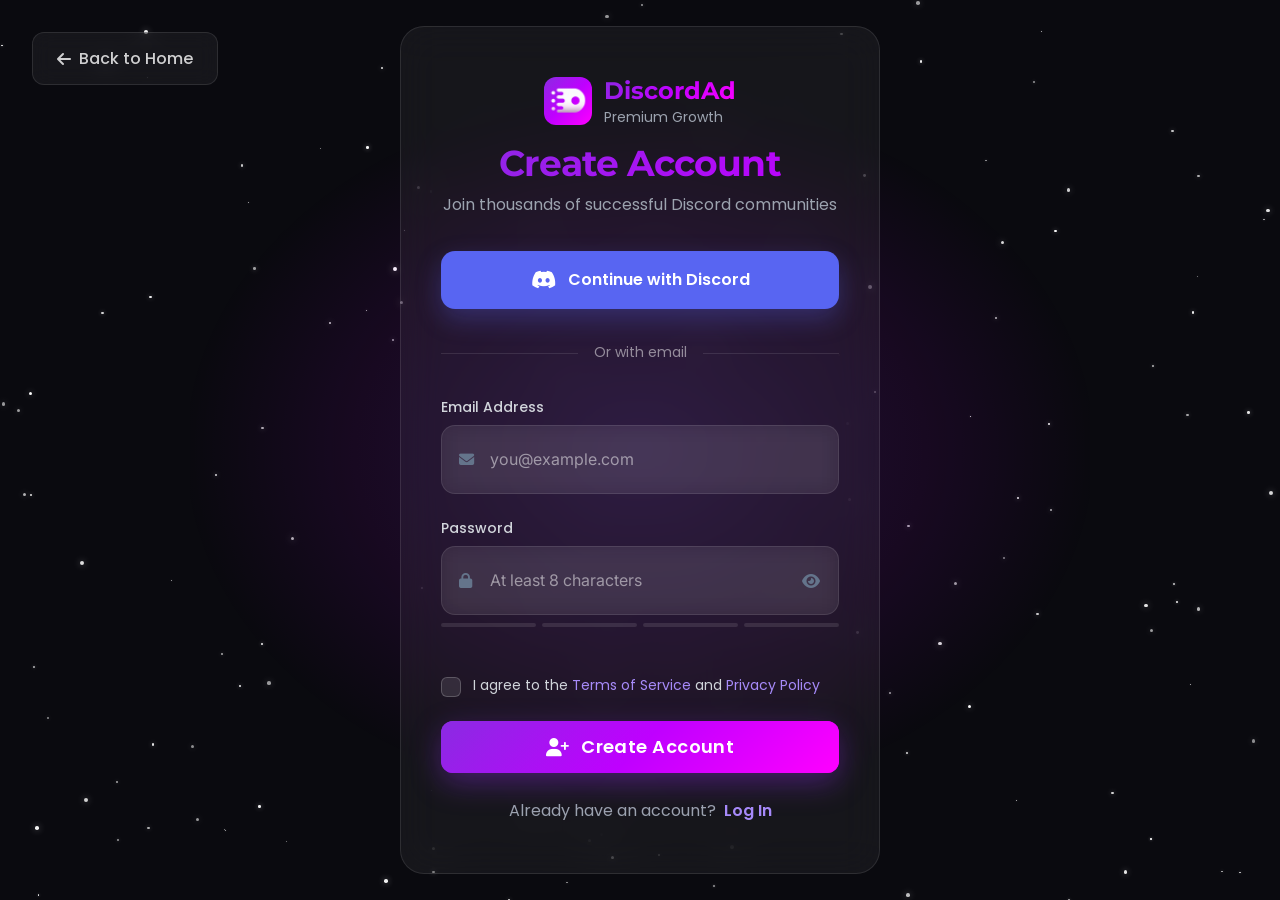
<file: signup/index.html>
<!DOCTYPE html><html lang="en" class="scroll-smooth"><head>
    <!-- Character Encoding & Viewport -->
    <meta charset="utf-8">
    <meta name="robots" content="noindex, follow">
    <meta name="viewport" content="width=device-width, initial-scale=1.0, maximum-scale=5.0">
    <meta http-equiv="X-UA-Compatible" content="IE=edge">
    
    <!-- Primary Meta Tags for Maximum SEO -->
    <title>Sign Up | DiscordAd - Premium Discord Growth Services</title>
    <meta name="description" content="Create your DiscordAd account to access premium Discord growth services. Buy real members, server boosts, and Nitro with instant delivery.">
    <meta name="keywords" content="discord sign up, discordad account, discord growth services, buy discord members, server boosts, discord nitro">
    <meta name="author" content="DiscordAd - Discord Growth Experts">
    
    <!-- Canonical URL & Alternate URLs -->
    <link rel="canonical" href="https://discordad.com/signup">
    <link rel="alternate" hreflang="x-default" href="https://discordad.com/signup">
    <link rel="alternate" hreflang="en" href="https://discordad.com/signup">
    
    <!-- Open Graph / Social Media Meta Tags -->
    <meta property="og:title" content="Sign Up | DiscordAd - Premium Discord Growth Services">
    <meta property="og:description" content="Create your DiscordAd account to access premium Discord growth services. Buy real members, server boosts, and Nitro with instant delivery.">
    <meta property="og:url" content="https://discordad.com/signup">
    <meta property="og:type" content="website">
    <meta property="og:image" content="images/social-preview.gif">
    <meta property="og:image:width" content="1200">
    <meta property="og:image:height" content="630">
    <meta property="og:image:alt" content="DiscordAd Sign Up">
    <meta property="og:site_name" content="DiscordAd">
    <meta property="og:locale" content="en_US">
    
    <!-- Twitter Card -->
    <meta name="twitter:card" content="summary_large_image">

    <meta name="twitter:site" content="@discordad_">
    <meta name="twitter:creator" content="@discordad_">

    <meta name="twitter:title" content="Sign Up | DiscordAd - Premium Discord Growth">
    <meta name="twitter:description" content="Create your DiscordAd account to access premium Discord growth services.">
    <meta name="twitter:image" content="images/social-preview.gif">
    <meta name="twitter:image:alt" content="DiscordAd Sign Up">
    
    <!-- Favicon & App Icons -->
    <link rel="apple-touch-icon" sizes="180x180" href="images/apple-touch-icon.png">
    <link rel="icon" type="image/png" sizes="32x32" href="images/favicon-32x32.png">
    <link rel="icon" type="image/png" sizes="192x192" href="images/android-chrome-192x192.png">
    <link rel="icon" type="image/png" sizes="512x512" href="images/android-chrome-512x512.png">
    <link rel="shortcut icon" href="images/favicon.ico">
    <link rel="icon" type="image/png" sizes="16x16" href="images/favicon-16x16.png">
    <link rel="manifest" href="site.webmanifest">
    <meta name="theme-color" content="#8a2be2">
    <meta name="msapplication-TileColor" content="#8a2be2">
    
    <!-- Google Fonts -->
    <link href="https://fonts.googleapis.com/css2?family=Poppins:wght@300;400;500;600;700;800&amp;family=Montserrat:wght@700;800;900&amp;family=Inter:wght@400;500;600;700&amp;display=swap" rel="stylesheet">
    <link rel="stylesheet" href="css/all.min.css">
    
    <!-- Tailwind CSS -->
    <link rel="stylesheet" href="css/tw.css">
    
    <!-- Custom CSS -->
    <style>
        :root {
            --primary: #8a2be2;
            --primary-dark: #5b21b6;
            --accent: #ff00ff;
            --accent-light: #ff66ff;
            --neon-blue: #00ffff;
            --neon-purple: #bf00ff;
            --neon-green: #00ff9d;
            --dark: #0a0a0f;
            --darker: #050508;
            --light: #f8fafc;
            --gradient-purple: linear-gradient(135deg, #8a2be2 0%, #5b21b6 50%, #7c3aed 100%);
            --gradient-neon: linear-gradient(135deg, #8a2be2 0%, #bf00ff 50%, #ff00ff 100%);
            --gradient-rainbow: linear-gradient(135deg, #8a2be2 0%, #ff00ff 25%, #00ffff 50%, #00ff9d 75%, #8a2be2 100%);
        }
        
        * {
            margin: 0;
            padding: 0;
            box-sizing: border-box;
        }
        
        html {
            scroll-behavior: smooth;
            -webkit-text-size-adjust: 100%;
            background: var(--dark);
        }
        
        body {
            font-family: 'Inter', -apple-system, BlinkMacSystemFont, 'Segoe UI', sans-serif;
            background: transparent;
            color: var(--light);
            overflow-x: hidden;
            line-height: 1.7;
            position: relative;
            min-height: 100vh;
        }
        
        /* Space background stars ONLY */
        /* Fixed starfield backdrop. There was no rule for the container at all,
           only for its .star children, so the stars were laid out against the
           document instead of sitting behind the page. */
        #space-background {
            position: fixed;
            inset: 0;
            width: 100%;
            height: 100%;
            z-index: -1;
            overflow: hidden;
            pointer-events: none;
        }

        #space-background .star {
            position: absolute;
            border-radius: 50%;
            animation: star-twinkle 3s ease-in-out infinite alternate;
            box-shadow: 0 0 3px rgba(255, 255, 255, 0.5);
        }

        @keyframes star-twinkle {
            0% { 
                opacity: 0.3;
                transform: scale(1);
                box-shadow: 0 0 3px rgba(255, 255, 255, 0.3);
            }
            50% { 
                opacity: 0.7;
                box-shadow: 0 0 6px rgba(255, 255, 255, 0.6);
            }
            100% { 
                opacity: 1;
                transform: scale(1.1);
                box-shadow: 0 0 10px rgba(255, 255, 255, 0.8);
            }
        }
        
        
        /* Custom Container */
        .container {
            width: 100%;
            max-width: 1280px;
            margin: 0 auto;
            padding: 0 1.5rem;
        }
        
        /* Typography */
        h1, h2, h3, h4, h5, h6 {
            font-family: 'Montserrat', sans-serif;
            font-weight: 800;
            line-height: 1.1;
            margin-bottom: 1rem;
            letter-spacing: -0.025em;
        }
        
        .gradient-text {
            background: var(--gradient-neon);
            -webkit-background-clip: text;
            background-clip: text;
            color: transparent;
            background-size: 200% auto;
            animation: gradient-x 3s ease infinite;
        }
        
        /* Buttons */
        .btn {
            display: inline-flex;
            align-items: center;
            justify-content: center;
            gap: 0.75rem;
            padding: 1rem 2.25rem;
            border-radius: 12px;
            font-family: 'Poppins', sans-serif;
            font-weight: 600;
            font-size: 1rem;
            text-decoration: none;
            transition: all 0.4s cubic-bezier(0.4, 0, 0.2, 1);
            border: none;
            cursor: pointer;
            position: relative;
            overflow: hidden;
            z-index: 1;
            letter-spacing: 0.025em;
        }
        
        .btn::before {
            content: '';
            position: absolute;
            top: 0;
            left: 0;
            width: 100%;
            height: 100%;
            background: inherit;
            z-index: -1;
            transition: transform 0.4s cubic-bezier(0.4, 0, 0.2, 1);
        }
        
        .btn:hover {
            transform: translateY(-3px) scale(1.05);
            box-shadow: 0 20px 40px rgba(138, 43, 226, 0.6);
        }
        
        .btn-primary {
            background: var(--gradient-neon);
            color: white;
            box-shadow: 0 10px 30px rgba(138, 43, 226, 0.4);
        }
        
        .btn-secondary {
            background: transparent;
            color: #e2e8f0;
            border: 2px solid rgba(138, 43, 226, 0.5);
            backdrop-filter: blur(10px);
        }
        
        .btn-secondary:hover {
            background: rgba(138, 43, 226, 0.1);
            border-color: var(--primary);
        }
        
        /* Cards */
        .card {
            background: rgba(255, 255, 255, 0.05);
            backdrop-filter: blur(20px);
            border-radius: 24px;
            border: 1px solid rgba(255, 255, 255, 0.1);
            padding: 3rem 2.5rem;
            transition: all 0.4s cubic-bezier(0.4, 0, 0.2, 1);
            position: relative;
            overflow: hidden;
            width: 100%;
            max-width: 480px;
            z-index: 10;
        }
        
        .card::before {
            content: '';
            position: absolute;
            top: 0;
            left: 0;
            width: 100%;
            height: 100%;
            background: linear-gradient(135deg, rgba(138, 43, 226, 0.1), rgba(255, 0, 255, 0.05));
            z-index: -1;
            opacity: 0;
            transition: opacity 0.4s ease;
        }
        
        .card:hover {
            border-color: rgba(138, 43, 226, 0.3);
            box-shadow: 0 20px 40px rgba(0, 0, 0, 0.2), 0 0 60px rgba(138, 43, 226, 0.2);
            animation: none;
        }
        
        .card:hover::before {
            opacity: 1;
        }
        
        /* Form Inputs */
        .form-input {
            width: 100%;
            padding: 1.25rem 1.5rem;
            background: rgba(255, 255, 255, 0.07);
            border: 1.5px solid rgba(255, 255, 255, 0.1);
            border-radius: 14px;
            color: white;
            font-family: 'Inter', sans-serif;
            font-size: 1rem;
            transition: all 0.3s ease;
            backdrop-filter: blur(10px);
        }
        
        .form-input:focus {
            outline: none;
            border-color: rgba(138, 43, 226, 0.5);
            box-shadow: 0 0 0 3px rgba(138, 43, 226, 0.1), 0 0 20px rgba(138, 43, 226, 0.2);
            background: rgba(255, 255, 255, 0.1);
        }
        
        .form-input::placeholder {
            color: rgba(255, 255, 255, 0.5);
        }
        
        /* Checkbox */
        .form-checkbox {
            -webkit-appearance: none;
            appearance: none;
            flex-shrink: 0;
            width: 20px;
            height: 20px;
            border-radius: 6px;
            background: rgba(255, 255, 255, 0.1);
            border: 1.5px solid rgba(255, 255, 255, 0.2);
            transition: all 0.3s ease;
            cursor: pointer;
            position: relative;
        }
        
        .form-checkbox:checked {
            background: var(--gradient-neon);
            border-color: transparent;
        }
        
        .form-checkbox:checked::after {
            content: '\2713';
            position: absolute;
            top: 50%;
            left: 50%;
            transform: translate(-50%, -50%);
            color: white;
            font-size: 12px;
            font-weight: bold;
        }
        
        /* Divider */
        .divider {
            display: flex;
            align-items: center;
            text-align: center;
            margin: 2rem 0;
        }
        
        .divider::before,
        .divider::after {
            content: '';
            flex: 1;
            border-bottom: 1px solid rgba(255, 255, 255, 0.1);
        }
        
        .divider span {
            padding: 0 1rem;
            color: rgba(255, 255, 255, 0.5);
            font-size: 0.875rem;
            font-family: 'Poppins', sans-serif;
        }
        
        /* Flash Messages */
        .flash-message {
            position: fixed;
            top: 1.5rem;
            right: 1.5rem;
            z-index: 1001;
            padding: 1rem 1.5rem;
            border-radius: 12px;
            display: flex;
            align-items: center;
            gap: 0.75rem;
            animation: slide-in 0.5s ease-out;
            backdrop-filter: blur(20px);
            border: 1px solid rgba(255, 255, 255, 0.1);
            max-width: 400px;
            box-shadow: 0 10px 30px rgba(0, 0, 0, 0.2);
        }
        
        .flash-error {
            background: rgba(239, 68, 68, 0.15);
            border-color: rgba(239, 68, 68, 0.3);
            color: #fecaca;
        }
        
        .flash-success {
            background: rgba(16, 185, 129, 0.15);
            border-color: rgba(16, 185, 129, 0.3);
            color: #a7f3d0;
        }
        
        /* Back Button */
        .back-btn {
            position: absolute;
            top: 2rem;
            left: 2rem;
            display: flex;
            align-items: center;
            gap: 0.5rem;
            padding: 0.75rem 1.5rem;
            background: rgba(255, 255, 255, 0.05);
            border: 1px solid rgba(255, 255, 255, 0.1);
            border-radius: 12px;
            color: rgba(255, 255, 255, 0.8);
            font-family: 'Poppins', sans-serif;
            font-weight: 500;
            text-decoration: none;
            transition: all 0.3s ease;
            backdrop-filter: blur(10px);
            z-index: 10;
        }
        
        .back-btn:hover {
            background: rgba(138, 43, 226, 0.1);
            border-color: rgba(138, 43, 226, 0.3);
            color: white;
            transform: translateX(-3px);
            box-shadow: 0 10px 20px rgba(0, 0, 0, 0.2);
        }
        
        /* Animations */
        @keyframes slide-in {
            0% {
                transform: translateX(100%);
                opacity: 0;
            }
            100% {
                transform: translateX(0);
                opacity: 1;
            }
        }
        
        /* Custom Scrollbar */
        ::-webkit-scrollbar {
            width: 12px;
        }
        
        ::-webkit-scrollbar-track {
            background: var(--darker);
        }
        
        ::-webkit-scrollbar-thumb {
            background: var(--gradient-neon);
            border-radius: 6px;
        }
        
        ::-webkit-scrollbar-thumb:hover {
            background: var(--gradient-rainbow);
        }
        
        /* Responsive */
        @media (max-width: 768px) {
            .container {
                padding: 0 1rem;
            }
            
            .card {
                padding: 2rem 1.5rem;
                margin: 0 1rem;
            }
            
            .back-btn {
                top: 1rem;
                left: 1rem;
                padding: 0.5rem 1rem;
            }
        }

        /* ---- Auth polish (shared across the auth pages) ---- */

        /* Soft purple bloom behind the card */
        .auth-glow {
            position: fixed;
            top: 50%;
            left: 50%;
            transform: translate(-50%, -50%);
            width: min(900px, 120vw);
            height: min(700px, 90vh);
            background: radial-gradient(ellipse at center,
                rgba(138, 43, 226, 0.20) 0%,
                rgba(191, 0, 255, 0.08) 45%,
                transparent 72%);
            pointer-events: none;
            z-index: -1;
        }

        /* Visible keyboard focus everywhere */
        a:focus-visible,
        button:focus-visible,
        input:focus-visible,
        .btn:focus-visible {
            outline: 2px solid var(--neon-purple);
            outline-offset: 3px;
        }

        /* Input with a leading icon + optional trailing action */
        .field {
            position: relative;
        }

        .field .field-icon {
            position: absolute;
            left: 1.15rem;
            top: 50%;
            transform: translateY(-50%);
            color: #64748b;
            pointer-events: none;
            transition: color 0.25s ease;
            font-size: 0.95rem;
        }

        .field .form-input {
            padding-left: 3rem;
        }

        .field .form-input:focus ~ .field-icon {
            color: #a78bfa;
        }

        .field-toggle {
            position: absolute;
            right: 0.6rem;
            top: 50%;
            transform: translateY(-50%);
            width: 2.25rem;
            height: 2.25rem;
            display: flex;
            align-items: center;
            justify-content: center;
            background: transparent;
            border: none;
            border-radius: 8px;
            color: #64748b;
            cursor: pointer;
            transition: color 0.25s ease, background 0.25s ease;
        }

        .field-toggle:hover {
            color: #e2e8f0;
            background: rgba(255, 255, 255, 0.06);
        }

        .field .form-input[type="password"],
        .field .form-input.has-toggle {
            padding-right: 3.25rem;
        }

        /* Password strength meter (signup / reset) */
        .pw-meter {
            display: flex;
            gap: 0.35rem;
            margin-top: 0.6rem;
        }

        .pw-meter span {
            flex: 1;
            height: 4px;
            border-radius: 2px;
            background: rgba(255, 255, 255, 0.1);
            transition: background 0.3s ease;
        }

        .pw-meter.s1 span:nth-child(1) { background: #ef4444; }
        .pw-meter.s2 span:nth-child(-n+2) { background: #f59e0b; }
        .pw-meter.s3 span:nth-child(-n+3) { background: #10b981; }
        .pw-meter.s4 span { background: #10b981; }

        .pw-hint {
            margin-top: 0.4rem;
            font-size: 0.75rem;
            color: #64748b;
            font-family: 'Poppins', sans-serif;
            min-height: 1rem;
        }

        /* Submit button loading state */
        .btn-spinner {
            display: none;
            width: 18px;
            height: 18px;
            border: 2px solid rgba(255, 255, 255, 0.35);
            border-top-color: white;
            border-radius: 50%;
            animation: auth-spin 0.7s linear infinite;
        }

        @keyframes auth-spin {
            to { transform: rotate(360deg); }
        }

        .btn.loading {
            opacity: 0.85;
            pointer-events: none;
        }

        .btn.loading .btn-spinner { display: inline-block; }
        .btn.loading .btn-label-icon { display: none; }

        /* Trust strip under the card */
        .auth-trust {
            display: flex;
            flex-wrap: wrap;
            align-items: center;
            justify-content: center;
            gap: 0.4rem 1.25rem;
            margin-top: 1.5rem;
            color: #64748b;
            font-size: 0.75rem;
            font-family: 'Poppins', sans-serif;
        }

        .auth-trust span {
            display: inline-flex;
            align-items: center;
            gap: 0.4rem;
        }

        .auth-trust i { color: #a78bfa; }

        /* Flash toasts fade out rather than vanish */
        .flash-message {
            transition: opacity 0.4s ease, transform 0.4s ease;
        }

        .flash-message.dismissed {
            opacity: 0;
            transform: translateX(24px);
        }

        @media (max-width: 640px) {
            .flash-message {
                left: 1rem;
                right: 1rem;
                max-width: none;
            }
        }

        @media (prefers-reduced-motion: reduce) {
            *,
            *::before,
            *::after {
                animation-duration: 0.001ms !important;
                animation-iteration-count: 1 !important;
                transition-duration: 0.001ms !important;
                scroll-behavior: auto !important;
            }
        }


        /* Discord OAuth button (leads the auth cards) */
        .discord-btn {
            display: flex;
            align-items: center;
            justify-content: center;
            gap: 0.75rem;
            width: 100%;
            padding: 0.9rem 1.25rem;
            margin-bottom: 0.25rem;
            border-radius: 14px;
            background: #5865F2;
            color: #fff;
            font-family: 'Poppins', sans-serif;
            font-weight: 600;
            font-size: 1rem;
            text-decoration: none;
            border: 1px solid rgba(88, 101, 242, 0.6);
            box-shadow: 0 10px 26px rgba(88, 101, 242, 0.3);
            transition: background 0.25s ease, transform 0.25s ease, box-shadow 0.25s ease;
        }

        .discord-btn:hover {
            background: #4752C4;
            transform: translateY(-2px);
            box-shadow: 0 16px 34px rgba(88, 101, 242, 0.42);
        }

        .discord-btn:active {
            transform: translateY(0);
        }

    </style>
</head>
<body class="font-sans">
    <!-- Background Elements -->
    <div id="space-background"><div class="star" style="width: 2.20358px; height: 2.20358px; left: 13.1768%; top: 28.8369%; animation-duration: 1.05539s; animation-delay: 1.29685s; background-color: rgba(255, 255, 255, 0.824); border-radius: 50%; position: absolute; box-shadow: rgba(255, 255, 255, 0.41) 0px 0px 4.40715px;"></div><div class="star" style="width: 3.25155px; height: 3.25155px; left: 36.2104%; top: 21.6984%; animation-duration: 1.7048s; animation-delay: 1.54669s; background-color: rgba(255, 255, 255, 0.69); border-radius: 50%; position: absolute; box-shadow: rgba(255, 255, 255, 0.345) 0px 0px 6.50311px;"></div><div class="star" style="width: 1.83085px; height: 1.83085px; left: 7.36196%; top: 17.6907%; animation-duration: 1.61304s; animation-delay: 1.35262s; background-color: rgba(255, 255, 255, 0.647); border-radius: 50%; position: absolute; box-shadow: rgba(255, 255, 255, 0.325) 0px 0px 3.66169px;"></div><div class="star" style="width: 1.06411px; height: 1.06411px; left: 91.496%; top: 74.3917%; animation-duration: 2.85264s; animation-delay: 1.82639s; background-color: rgba(255, 255, 255, 0.847); border-radius: 50%; position: absolute; box-shadow: rgba(255, 255, 255, 0.424) 0px 0px 2.12822px;"></div><div class="star" style="width: 1.13357px; height: 1.13357px; left: 89.7313%; top: 41.1151%; animation-duration: 2.08769s; animation-delay: 0.185039s; background-color: rgba(255, 255, 255, 0.973); border-radius: 50%; position: absolute; box-shadow: rgba(255, 255, 255, 0.486) 0px 0px 2.26714px;"></div><div class="star" style="width: 2.85518px; height: 2.85518px; left: 91.9936%; top: 43.4356%; animation-duration: 1.0032s; animation-delay: 0.801354s; background-color: rgba(255, 255, 255, 0.808); border-radius: 50%; position: absolute; box-shadow: rgba(255, 255, 255, 0.404) 0px 0px 5.71035px;"></div><div class="star" style="width: 2.79828px; height: 2.79828px; left: 17.6555%; top: 22.2986%; animation-duration: 3.85651s; animation-delay: 1.3067s; background-color: rgba(255, 255, 255, 0.76); border-radius: 50%; position: absolute; box-shadow: rgba(255, 255, 255, 0.38) 0px 0px 5.59656px;"></div><div class="star" style="width: 2.42115px; height: 2.42115px; left: 33.8091%; top: 45.7845%; animation-duration: 2.81438s; animation-delay: 0.784506s; background-color: rgba(255, 255, 255, 0.75); border-radius: 50%; position: absolute; box-shadow: rgba(255, 255, 255, 0.376) 0px 0px 4.84231px;"></div><div class="star" style="width: 2.81112px; height: 2.81112px; left: 55.0784%; top: 74.6645%; animation-duration: 2.94651s; animation-delay: 0.713028s; background-color: rgba(255, 255, 255, 0.51); border-radius: 50%; position: absolute; box-shadow: rgba(255, 255, 255, 0.255) 0px 0px 5.62224px;"></div><div class="star" style="width: 1.2958px; height: 1.2958px; left: 46.6043%; top: 71.463%; animation-duration: 3.97484s; animation-delay: 1.74169s; background-color: rgba(255, 255, 255, 0.984); border-radius: 50%; position: absolute; box-shadow: rgba(255, 255, 255, 0.494) 0px 0px 2.5916px;"></div><div class="star" style="width: 2.3815px; height: 2.3815px; left: 78.2447%; top: 4.33612%; animation-duration: 1.13463s; animation-delay: 0.346525s; background-color: rgba(255, 255, 255, 0.616); border-radius: 50%; position: absolute; box-shadow: rgba(255, 255, 255, 0.306) 0px 0px 4.763px;"></div><div class="star" style="width: 3.39709px; height: 3.39709px; left: 51.6589%; top: 71.3882%; animation-duration: 3.11604s; animation-delay: 1.68424s; background-color: rgba(255, 255, 255, 0.75); border-radius: 50%; position: absolute; box-shadow: rgba(255, 255, 255, 0.373) 0px 0px 6.79417px;"></div><div class="star" style="width: 2.43367px; height: 2.43367px; left: 49.2307%; top: 27.3569%; animation-duration: 2.59581s; animation-delay: 1.47929s; background-color: rgba(255, 255, 255, 0.537); border-radius: 50%; position: absolute; box-shadow: rgba(255, 255, 255, 0.267) 0px 0px 4.86733px;"></div><div class="star" style="width: 3.60675px; height: 3.60675px; left: 75.5637%; top: 48.0923%; animation-duration: 3.3499s; animation-delay: 0.133052s; background-color: rgba(255, 255, 255, 0.68); border-radius: 50%; position: absolute; box-shadow: rgba(255, 255, 255, 0.34) 0px 0px 7.2135px;"></div><div class="star" style="width: 3.36199px; height: 3.36199px; left: 60.7193%; top: 54.104%; animation-duration: 3.1666s; animation-delay: 0.645193s; background-color: rgba(255, 255, 255, 0.875); border-radius: 50%; position: absolute; box-shadow: rgba(255, 255, 255, 0.435) 0px 0px 6.72398px;"></div><div class="star" style="width: 1.58878px; height: 1.58878px; left: 49.4503%; top: 92.7457%; animation-duration: 2.48663s; animation-delay: 1.18174s; background-color: rgba(255, 255, 255, 0.64); border-radius: 50%; position: absolute; box-shadow: rgba(255, 255, 255, 0.318) 0px 0px 3.17756px;"></div><div class="star" style="width: 1.75486px; height: 1.75486px; left: 17.9313%; top: 2.56588%; animation-duration: 3.39832s; animation-delay: 0.81402s; background-color: rgba(255, 255, 255, 0.945); border-radius: 50%; position: absolute; box-shadow: rgba(255, 255, 255, 0.47) 0px 0px 3.50973px;"></div><div class="star" style="width: 1.82197px; height: 1.82197px; left: 53.9324%; top: 43.348%; animation-duration: 3.67683s; animation-delay: 1.5083s; background-color: rgba(255, 255, 255, 0.608); border-radius: 50%; position: absolute; box-shadow: rgba(255, 255, 255, 0.3) 0px 0px 3.64394px;"></div><div class="star" style="width: 3.39611px; height: 3.39611px; left: 60.4283%; top: 72.8969%; animation-duration: 3.84511s; animation-delay: 0.214105s; background-color: rgba(255, 255, 255, 0.63); border-radius: 50%; position: absolute; box-shadow: rgba(255, 255, 255, 0.314) 0px 0px 6.79222px;"></div><div class="star" style="width: 1.18749px; height: 1.18749px; left: 65.6927%; top: 96.7957%; animation-duration: 3.35962s; animation-delay: 0.635586s; background-color: rgba(255, 255, 255, 0.976); border-radius: 50%; position: absolute; box-shadow: rgba(255, 255, 255, 0.486) 0px 0px 2.37498px;"></div><div class="star" style="width: 2.61539px; height: 2.61539px; left: 95.0161%; top: 9.89949%; animation-duration: 2.91374s; animation-delay: 1.84344s; background-color: rgba(255, 255, 255, 0.757); border-radius: 50%; position: absolute; box-shadow: rgba(255, 255, 255, 0.38) 0px 0px 5.23078px;"></div><div class="star" style="width: 2.36208px; height: 2.36208px; left: 79.5379%; top: 5.43885%; animation-duration: 2.69822s; animation-delay: 1.79388s; background-color: rgba(255, 255, 255, 0.608); border-radius: 50%; position: absolute; box-shadow: rgba(255, 255, 255, 0.306) 0px 0px 4.72417px;"></div><div class="star" style="width: 3.79973px; height: 3.79973px; left: 5.30264%; top: 25.0691%; animation-duration: 3.03699s; animation-delay: 1.5425s; background-color: rgba(255, 255, 255, 0.725); border-radius: 50%; position: absolute; box-shadow: rgba(255, 255, 255, 0.365) 0px 0px 7.59945px;"></div><div class="star" style="width: 3.55948px; height: 3.55948px; left: 47.2263%; top: 32.9882%; animation-duration: 3.58476s; animation-delay: 0.12202s; background-color: rgba(255, 255, 255, 0.57); border-radius: 50%; position: absolute; box-shadow: rgba(255, 255, 255, 0.286) 0px 0px 7.11895px;"></div><div class="star" style="width: 3.49869px; height: 3.49869px; left: 11.7005%; top: 75.8504%; animation-duration: 1.17917s; animation-delay: 1.87377s; background-color: rgba(255, 255, 255, 0.53); border-radius: 50%; position: absolute; box-shadow: rgba(255, 255, 255, 0.263) 0px 0px 6.99737px;"></div><div class="star" style="width: 3.67449px; height: 3.67449px; left: 55.0786%; top: 47.3217%; animation-duration: 1.37092s; animation-delay: 0.481118s; background-color: rgba(255, 255, 255, 0.97); border-radius: 50%; position: absolute; box-shadow: rgba(255, 255, 255, 0.482) 0px 0px 7.34898px;"></div><div class="star" style="width: 1.86385px; height: 1.86385px; left: 85.9883%; top: 88.5066%; animation-duration: 3.21059s; animation-delay: 0.933371s; background-color: rgba(255, 255, 255, 0.937); border-radius: 50%; position: absolute; box-shadow: rgba(255, 255, 255, 0.467) 0px 0px 3.7277px;"></div><div class="star" style="width: 2.70832px; height: 2.70832px; left: 60.804%; top: 61.4574%; animation-duration: 2.72274s; animation-delay: 1.83513s; background-color: rgba(255, 255, 255, 0.933); border-radius: 50%; position: absolute; box-shadow: rgba(255, 255, 255, 0.467) 0px 0px 5.41663px;"></div><div class="star" style="width: 1.92898px; height: 1.92898px; left: 82.9507%; top: 70.7117%; animation-duration: 2.49598s; animation-delay: 1.54741s; background-color: rgba(255, 255, 255, 0.784); border-radius: 50%; position: absolute; box-shadow: rgba(255, 255, 255, 0.392) 0px 0px 3.85796px;"></div><div class="star" style="width: 3.23621px; height: 3.23621px; left: 40.4983%; top: 81.8973%; animation-duration: 3.62625s; animation-delay: 0.101833s; background-color: rgba(255, 255, 255, 0.863); border-radius: 50%; position: absolute; box-shadow: rgba(255, 255, 255, 0.43) 0px 0px 6.47242px;"></div><div class="star" style="width: 2.99707px; height: 2.99707px; left: 76.2481%; top: 37.1543%; animation-duration: 1.0013s; animation-delay: 1.92244s; background-color: rgba(255, 255, 255, 0.537); border-radius: 50%; position: absolute; box-shadow: rgba(255, 255, 255, 0.267) 0px 0px 5.99413px;"></div><div class="star" style="width: 3.90882px; height: 3.90882px; left: 37.7533%; top: 34.6697%; animation-duration: 1.60388s; animation-delay: 1.34657s; background-color: rgba(255, 255, 255, 0.97); border-radius: 50%; position: absolute; box-shadow: rgba(255, 255, 255, 0.486) 0px 0px 7.81764px;"></div><div class="star" style="width: 1.20627px; height: 1.20627px; left: 8.54965%; top: 78.8355%; animation-duration: 2.43726s; animation-delay: 1.71072s; background-color: rgba(255, 255, 255, 0.733); border-radius: 50%; position: absolute; box-shadow: rgba(255, 255, 255, 0.365) 0px 0px 2.41254px;"></div><div class="star" style="width: 3.92413px; height: 3.92413px; left: 4.34295%; top: 49.0521%; animation-duration: 2.2225s; animation-delay: 1.67939s; background-color: rgba(255, 255, 255, 0.627); border-radius: 50%; position: absolute; box-shadow: rgba(255, 255, 255, 0.314) 0px 0px 7.84825px;"></div><div class="star" style="width: 1.37253px; height: 1.37253px; left: 75.2507%; top: 73.0411%; animation-duration: 3.51632s; animation-delay: 1.83908s; background-color: rgba(255, 255, 255, 0.855); border-radius: 50%; position: absolute; box-shadow: rgba(255, 255, 255, 0.427) 0px 0px 2.74506px;"></div><div class="star" style="width: 1.80602px; height: 1.80602px; left: 80.9352%; top: 67.9549%; animation-duration: 2.7769s; animation-delay: 0.848207s; background-color: rgba(255, 255, 255, 0.55); border-radius: 50%; position: absolute; box-shadow: rgba(255, 255, 255, 0.275) 0px 0px 3.61205px;"></div><div class="star" style="width: 2.11726px; height: 2.11726px; left: 85.0743%; top: 40.6157%; animation-duration: 1.8375s; animation-delay: 1.3832s; background-color: rgba(255, 255, 255, 0.64); border-radius: 50%; position: absolute; box-shadow: rgba(255, 255, 255, 0.32) 0px 0px 4.23453px;"></div><div class="star" style="width: 3.26531px; height: 3.26531px; left: 47.5162%; top: 32.7629%; animation-duration: 1.03572s; animation-delay: 1.56574s; background-color: rgba(255, 255, 255, 0.647); border-radius: 50%; position: absolute; box-shadow: rgba(255, 255, 255, 0.32) 0px 0px 6.53062px;"></div><div class="star" style="width: 1.56355px; height: 1.56355px; left: 22.0623%; top: 98.5964%; animation-duration: 3.00866s; animation-delay: 1.3659s; background-color: rgba(255, 255, 255, 0.753); border-radius: 50%; position: absolute; box-shadow: rgba(255, 255, 255, 0.376) 0px 0px 3.12709px;"></div><div class="star" style="width: 1.15941px; height: 1.15941px; left: 22.5875%; top: 43.1839%; animation-duration: 1.60199s; animation-delay: 0.354323s; background-color: rgba(255, 255, 255, 0.667); border-radius: 50%; position: absolute; box-shadow: rgba(255, 255, 255, 0.333) 0px 0px 2.31883px;"></div><div class="star" style="width: 3.4316px; height: 3.4316px; left: 76.2693%; top: 1.64543%; animation-duration: 1.68229s; animation-delay: 1.47538s; background-color: rgba(255, 255, 255, 0.78); border-radius: 50%; position: absolute; box-shadow: rgba(255, 255, 255, 0.39) 0px 0px 6.8632px;"></div><div class="star" style="width: 2.88067px; height: 2.88067px; left: 24.9998%; top: 78.671%; animation-duration: 3.63391s; animation-delay: 0.730566s; background-color: rgba(255, 255, 255, 0.79); border-radius: 50%; position: absolute; box-shadow: rgba(255, 255, 255, 0.392) 0px 0px 5.76134px;"></div><div class="star" style="width: 3.13806px; height: 3.13806px; left: 47.8384%; top: 39.9348%; animation-duration: 3.84141s; animation-delay: 1.00624s; background-color: rgba(255, 255, 255, 0.67); border-radius: 50%; position: absolute; box-shadow: rgba(255, 255, 255, 0.337) 0px 0px 6.27613px;"></div><div class="star" style="width: 1.65017px; height: 1.65017px; left: 33.6292%; top: 25.4033%; animation-duration: 3.12285s; animation-delay: 0.825794s; background-color: rgba(255, 255, 255, 0.83); border-radius: 50%; position: absolute; box-shadow: rgba(255, 255, 255, 0.416) 0px 0px 3.30033px;"></div><div class="star" style="width: 1.42939px; height: 1.42939px; left: 56.5552%; top: 97.9282%; animation-duration: 1.24199s; animation-delay: 1.74808s; background-color: rgba(255, 255, 255, 0.88); border-radius: 50%; position: absolute; box-shadow: rgba(255, 255, 255, 0.44) 0px 0px 2.85879px;"></div><div class="star" style="width: 2.96675px; height: 2.96675px; left: 81.1124%; top: 26.2382%; animation-duration: 1.25953s; animation-delay: 0.593141s; background-color: rgba(255, 255, 255, 0.78); border-radius: 50%; position: absolute; box-shadow: rgba(255, 255, 255, 0.39) 0px 0px 5.93349px;"></div><div class="star" style="width: 1.26596px; height: 1.26596px; left: 91.4317%; top: 87.1487%; animation-duration: 1.68093s; animation-delay: 1.57226s; background-color: rgba(255, 255, 255, 0.71); border-radius: 50%; position: absolute; box-shadow: rgba(255, 255, 255, 0.357) 0px 0px 2.53192px;"></div><div class="star" style="width: 1.89644px; height: 1.89644px; left: 4.92366%; top: 55.8346%; animation-duration: 3.53847s; animation-delay: 1.06296s; background-color: rgba(255, 255, 255, 0.773); border-radius: 50%; position: absolute; box-shadow: rgba(255, 255, 255, 0.384) 0px 0px 3.79288px;"></div><div class="star" style="width: 1.79626px; height: 1.79626px; left: 22.115%; top: 26.5922%; animation-duration: 2.28932s; animation-delay: 1.21548s; background-color: rgba(255, 255, 255, 0.576); border-radius: 50%; position: absolute; box-shadow: rgba(255, 255, 255, 0.286) 0px 0px 3.59252px;"></div><div class="star" style="width: 3.08658px; height: 3.08658px; left: 77.7891%; top: 12.4306%; animation-duration: 3.59881s; animation-delay: 1.38676s; background-color: rgba(255, 255, 255, 0.525); border-radius: 50%; position: absolute; box-shadow: rgba(255, 255, 255, 0.263) 0px 0px 6.17316px;"></div><div class="star" style="width: 3.28029px; height: 3.28029px; left: 23.3181%; top: 88.0575%; animation-duration: 1.00646s; animation-delay: 0.0035622s; background-color: rgba(255, 255, 255, 0.757); border-radius: 50%; position: absolute; box-shadow: rgba(255, 255, 255, 0.38) 0px 0px 6.56058px;"></div><div class="star" style="width: 2.71345px; height: 2.71345px; left: 74.9129%; top: 38.118%; animation-duration: 3.85676s; animation-delay: 1.35714s; background-color: rgba(255, 255, 255, 0.59); border-radius: 50%; position: absolute; box-shadow: rgba(255, 255, 255, 0.294) 0px 0px 5.42689px;"></div><div class="star" style="width: 3.3767px; height: 3.3767px; left: 8.00034%; top: 8.49634%; animation-duration: 1.36933s; animation-delay: 1.20028s; background-color: rgba(255, 255, 255, 0.996); border-radius: 50%; position: absolute; box-shadow: rgba(255, 255, 255, 0.498) 0px 0px 6.75339px;"></div><div class="star" style="width: 1.90294px; height: 1.90294px; left: 53.76%; top: 8.66679%; animation-duration: 2.31235s; animation-delay: 0.919406s; background-color: rgba(255, 255, 255, 0.643); border-radius: 50%; position: absolute; box-shadow: rgba(255, 255, 255, 0.32) 0px 0px 3.80589px;"></div><div class="star" style="width: 1.46842px; height: 1.46842px; left: 25.6535%; top: 3.74583%; animation-duration: 2.6174s; animation-delay: 0.691024s; background-color: rgba(255, 255, 255, 0.77); border-radius: 50%; position: absolute; box-shadow: rgba(255, 255, 255, 0.384) 0px 0px 2.93684px;"></div><div class="star" style="width: 1.55809px; height: 1.55809px; left: 24.385%; top: 69.7267%; animation-duration: 2.78432s; animation-delay: 0.397904s; background-color: rgba(255, 255, 255, 0.53); border-radius: 50%; position: absolute; box-shadow: rgba(255, 255, 255, 0.267) 0px 0px 3.11617px;"></div><div class="star" style="width: 1.03867px; height: 1.03867px; left: 20.9913%; top: 46.9268%; animation-duration: 1.24569s; animation-delay: 0.746136s; background-color: rgba(255, 255, 255, 0.808); border-radius: 50%; position: absolute; box-shadow: rgba(255, 255, 255, 0.404) 0px 0px 2.07734px;"></div><div class="star" style="width: 2.92713px; height: 2.92713px; left: 69.7065%; top: 74.8713%; animation-duration: 3.66713s; animation-delay: 1.32957s; background-color: rgba(255, 255, 255, 0.953); border-radius: 50%; position: absolute; box-shadow: rgba(255, 255, 255, 0.475) 0px 0px 5.85427px;"></div><div class="star" style="width: 2.9179px; height: 2.9179px; left: 54.9192%; top: 41.8498%; animation-duration: 3.05697s; animation-delay: 0.894725s; background-color: rgba(255, 255, 255, 0.808); border-radius: 50%; position: absolute; box-shadow: rgba(255, 255, 255, 0.404) 0px 0px 5.8358px;"></div><div class="star" style="width: 2.27151px; height: 2.27151px; left: 48.7929%; top: 3.03725%; animation-duration: 1.07283s; animation-delay: 1.60367s; background-color: rgba(255, 255, 255, 0.984); border-radius: 50%; position: absolute; box-shadow: rgba(255, 255, 255, 0.49) 0px 0px 4.54302px;"></div><div class="star" style="width: 2.97737px; height: 2.97737px; left: 17.6826%; top: 89.1121%; animation-duration: 3.06471s; animation-delay: 1.95058s; background-color: rgba(255, 255, 255, 0.757); border-radius: 50%; position: absolute; box-shadow: rgba(255, 255, 255, 0.38) 0px 0px 5.95475px;"></div><div class="star" style="width: 3.4592px; height: 3.4592px; left: 25.8746%; top: 13.2907%; animation-duration: 2.00185s; animation-delay: 0.282321s; background-color: rgba(255, 255, 255, 0.9); border-radius: 50%; position: absolute; box-shadow: rgba(255, 255, 255, 0.45) 0px 0px 6.91841px;"></div><div class="star" style="width: 2.63253px; height: 2.63253px; left: 32.0563%; top: 67.9814%; animation-duration: 3.51074s; animation-delay: 0.921673s; background-color: rgba(255, 255, 255, 0.7); border-radius: 50%; position: absolute; box-shadow: rgba(255, 255, 255, 0.353) 0px 0px 5.26507px;"></div><div class="star" style="width: 2.12176px; height: 2.12176px; left: 14.4351%; top: 72.4066%; animation-duration: 3.18849s; animation-delay: 1.73138s; background-color: rgba(255, 255, 255, 0.54); border-radius: 50%; position: absolute; box-shadow: rgba(255, 255, 255, 0.27) 0px 0px 4.24351px;"></div><div class="star" style="width: 2.21765px; height: 2.21765px; left: 20.1737%; top: 97.0296%; animation-duration: 2.78352s; animation-delay: 1.34554s; background-color: rgba(255, 255, 255, 0.682); border-radius: 50%; position: absolute; box-shadow: rgba(255, 255, 255, 0.34) 0px 0px 4.4353px;"></div><div class="star" style="width: 2.18335px; height: 2.18335px; left: 83.3184%; top: 2.50879%; animation-duration: 3.0853s; animation-delay: 0.362132s; background-color: rgba(255, 255, 255, 0.675); border-radius: 50%; position: absolute; box-shadow: rgba(255, 255, 255, 0.337) 0px 0px 4.36671px;"></div><div class="star" style="width: 3.33377px; height: 3.33377px; left: 67.7513%; top: 87.956%; animation-duration: 1.60572s; animation-delay: 0.0485139s; background-color: rgba(255, 255, 255, 0.996); border-radius: 50%; position: absolute; box-shadow: rgba(255, 255, 255, 0.498) 0px 0px 6.66754px;"></div><div class="star" style="width: 3.25689px; height: 3.25689px; left: 93.0616%; top: 4.82128%; animation-duration: 3.05643s; animation-delay: 1.29369s; background-color: rgba(255, 255, 255, 0.808); border-radius: 50%; position: absolute; box-shadow: rgba(255, 255, 255, 0.404) 0px 0px 6.51378px;"></div><div class="star" style="width: 3.67488px; height: 3.67488px; left: 67.7858%; top: 72.0835%; animation-duration: 1.03575s; animation-delay: 1.38005s; background-color: rgba(255, 255, 255, 0.537); border-radius: 50%; position: absolute; box-shadow: rgba(255, 255, 255, 0.267) 0px 0px 7.34975px;"></div><div class="star" style="width: 2.34499px; height: 2.34499px; left: 29.4528%; top: 47.8749%; animation-duration: 3.55467s; animation-delay: 1.14448s; background-color: rgba(255, 255, 255, 0.796); border-radius: 50%; position: absolute; box-shadow: rgba(255, 255, 255, 0.4) 0px 0px 4.68998px;"></div><div class="star" style="width: 2.28683px; height: 2.28683px; left: 25.7267%; top: 85.065%; animation-duration: 3.37576s; animation-delay: 0.389292s; background-color: rgba(255, 255, 255, 0.82); border-radius: 50%; position: absolute; box-shadow: rgba(255, 255, 255, 0.408) 0px 0px 4.57366px;"></div><div class="star" style="width: 1.99451px; height: 1.99451px; left: 17.1754%; top: 16.9605%; animation-duration: 1.61837s; animation-delay: 0.380021s; background-color: rgba(255, 255, 255, 0.96); border-radius: 50%; position: absolute; box-shadow: rgba(255, 255, 255, 0.482) 0px 0px 3.98902px;"></div><div class="star" style="width: 3.87051px; height: 3.87051px; left: 99.3086%; top: 17.7638%; animation-duration: 2.49855s; animation-delay: 0.716488s; background-color: rgba(255, 255, 255, 0.557); border-radius: 50%; position: absolute; box-shadow: rgba(255, 255, 255, 0.28) 0px 0px 7.74101px;"></div><div class="star" style="width: 2.85539px; height: 2.85539px; left: 23.2721%; top: 16.5249%; animation-duration: 1.89692s; animation-delay: 0.290297s; background-color: rgba(255, 255, 255, 0.898); border-radius: 50%; position: absolute; box-shadow: rgba(255, 255, 255, 0.447) 0px 0px 5.71077px;"></div><div class="star" style="width: 1.95782px; height: 1.95782px; left: 3.33607%; top: 47.2133%; animation-duration: 1.68338s; animation-delay: 0.471877s; background-color: rgba(255, 255, 255, 0.6); border-radius: 50%; position: absolute; box-shadow: rgba(255, 255, 255, 0.3) 0px 0px 3.91563px;"></div><div class="star" style="width: 3.21578px; height: 3.21578px; left: 43.9473%; top: 8.03565%; animation-duration: 2.90842s; animation-delay: 0.658136s; background-color: rgba(255, 255, 255, 0.87); border-radius: 50%; position: absolute; box-shadow: rgba(255, 255, 255, 0.435) 0px 0px 6.43156px;"></div><div class="star" style="width: 3.46763px; height: 3.46763px; left: 82.0142%; top: 94.9768%; animation-duration: 3.48051s; animation-delay: 0.257395s; background-color: rgba(255, 255, 255, 0.75); border-radius: 50%; position: absolute; box-shadow: rgba(255, 255, 255, 0.373) 0px 0px 6.93526px;"></div><div class="star" style="width: 1.72098px; height: 1.72098px; left: 46.6556%; top: 9.15843%; animation-duration: 1.4138s; animation-delay: 1.52386s; background-color: rgba(255, 255, 255, 0.94); border-radius: 50%; position: absolute; box-shadow: rgba(255, 255, 255, 0.47) 0px 0px 3.44195px;"></div><div class="star" style="width: 2.51382px; height: 2.51382px; left: 57.1172%; top: 20.3531%; animation-duration: 3.81107s; animation-delay: 0.991715s; background-color: rgba(255, 255, 255, 0.576); border-radius: 50%; position: absolute; box-shadow: rgba(255, 255, 255, 0.286) 0px 0px 5.02764px;"></div><div class="star" style="width: 2.04007px; height: 2.04007px; left: 32.9%; top: 68.5785%; animation-duration: 2.93277s; animation-delay: 0.458652s; background-color: rgba(255, 255, 255, 0.533); border-radius: 50%; position: absolute; box-shadow: rgba(255, 255, 255, 0.267) 0px 0px 4.08015px;"></div><div class="star" style="width: 3.87326px; height: 3.87326px; left: 83.128%; top: 99.9678%; animation-duration: 2.35929s; animation-delay: 0.429298s; background-color: rgba(255, 255, 255, 0.99); border-radius: 50%; position: absolute; box-shadow: rgba(255, 255, 255, 0.494) 0px 0px 7.74651px;"></div><div class="star" style="width: 3.91584px; height: 3.91584px; left: 33.6441%; top: 3.67108%; animation-duration: 1.74133s; animation-delay: 1.29122s; background-color: rgba(255, 255, 255, 0.725); border-radius: 50%; position: absolute; box-shadow: rgba(255, 255, 255, 0.36) 0px 0px 7.83168px;"></div><div class="star" style="width: 2.83043px; height: 2.83043px; left: 79.4718%; top: 85.3871%; animation-duration: 3.1834s; animation-delay: 1.9166s; background-color: rgba(255, 255, 255, 0.827); border-radius: 50%; position: absolute; box-shadow: rgba(255, 255, 255, 0.41) 0px 0px 5.66087px;"></div><div class="star" style="width: 2.93423px; height: 2.93423px; left: 96.5937%; top: 25.209%; animation-duration: 1.20165s; animation-delay: 1.73669s; background-color: rgba(255, 255, 255, 0.718); border-radius: 50%; position: absolute; box-shadow: rgba(255, 255, 255, 0.36) 0px 0px 5.86847px;"></div><div class="star" style="width: 2.92877px; height: 2.92877px; left: 70.6784%; top: 14.1577%; animation-duration: 1.02144s; animation-delay: 1.70845s; background-color: rgba(255, 255, 255, 0.74); border-radius: 50%; position: absolute; box-shadow: rgba(255, 255, 255, 0.37) 0px 0px 5.85755px;"></div><div class="star" style="width: 2.16857px; height: 2.16857px; left: 57.3302%; top: 81.4395%; animation-duration: 3.10235s; animation-delay: 1.75357s; background-color: rgba(255, 255, 255, 0.706); border-radius: 50%; position: absolute; box-shadow: rgba(255, 255, 255, 0.353) 0px 0px 4.33713px;"></div><div class="star" style="width: 2.76382px; height: 2.76382px; left: 7.40664%; top: 54.9571%; animation-duration: 3.08029s; animation-delay: 1.24216s; background-color: rgba(255, 255, 255, 0.604); border-radius: 50%; position: absolute; box-shadow: rgba(255, 255, 255, 0.3) 0px 0px 5.52764px;"></div><div class="star" style="width: 2.92501px; height: 2.92501px; left: 76.4944%; top: 32.825%; animation-duration: 1.13525s; animation-delay: 1.42354s; background-color: rgba(255, 255, 255, 0.89); border-radius: 50%; position: absolute; box-shadow: rgba(255, 255, 255, 0.443) 0px 0px 5.85002px;"></div><div class="star" style="width: 2.94947px; height: 2.94947px; left: 10.4761%; top: 79.4331%; animation-duration: 1.5777s; animation-delay: 0.10284s; background-color: rgba(255, 255, 255, 0.996); border-radius: 50%; position: absolute; box-shadow: rgba(255, 255, 255, 0.498) 0px 0px 5.89895px;"></div><div class="star" style="width: 2.56822px; height: 2.56822px; left: 45.3328%; top: 75.9791%; animation-duration: 2.88645s; animation-delay: 0.875032s; background-color: rgba(255, 255, 255, 0.918); border-radius: 50%; position: absolute; box-shadow: rgba(255, 255, 255, 0.46) 0px 0px 5.13644px;"></div><div class="star" style="width: 1.33423px; height: 1.33423px; left: 78.7906%; top: 11.9036%; animation-duration: 3.44567s; animation-delay: 0.0752276s; background-color: rgba(255, 255, 255, 0.91); border-radius: 50%; position: absolute; box-shadow: rgba(255, 255, 255, 0.455) 0px 0px 2.66847px;"></div><div class="star" style="width: 2.35771px; height: 2.35771px; left: 17.4019%; top: 90.9851%; animation-duration: 3.85414s; animation-delay: 0.686762s; background-color: rgba(255, 255, 255, 0.718); border-radius: 50%; position: absolute; box-shadow: rgba(255, 255, 255, 0.357) 0px 0px 4.71542px;"></div><div class="star" style="width: 3.03894px; height: 3.03894px; left: 34.4988%; top: 34.4084%; animation-duration: 2.12202s; animation-delay: 1.12469s; background-color: rgba(255, 255, 255, 0.67); border-radius: 50%; position: absolute; box-shadow: rgba(255, 255, 255, 0.333) 0px 0px 6.07788px;"></div><div class="star" style="width: 2.89424px; height: 2.89424px; left: 76.1282%; top: 18.5201%; animation-duration: 2.10299s; animation-delay: 1.63435s; background-color: rgba(255, 255, 255, 0.52); border-radius: 50%; position: absolute; box-shadow: rgba(255, 255, 255, 0.263) 0px 0px 5.78848px;"></div><div class="star" style="width: 2.3024px; height: 2.3024px; left: 32.4719%; top: 5.2556%; animation-duration: 2.92916s; animation-delay: 0.177524s; background-color: rgba(255, 255, 255, 0.51); border-radius: 50%; position: absolute; box-shadow: rgba(255, 255, 255, 0.255) 0px 0px 4.6048px;"></div><div class="star" style="width: 2.54056px; height: 2.54056px; left: 15.1473%; top: 72.779%; animation-duration: 1.65355s; animation-delay: 0.882788s; background-color: rgba(255, 255, 255, 0.698); border-radius: 50%; position: absolute; box-shadow: rgba(255, 255, 255, 0.35) 0px 0px 5.08112px;"></div><div class="star" style="width: 2.34133px; height: 2.34133px; left: 93.2203%; top: 83.3842%; animation-duration: 1.21282s; animation-delay: 1.83266s; background-color: rgba(255, 255, 255, 0.81); border-radius: 50%; position: absolute; box-shadow: rgba(255, 255, 255, 0.404) 0px 0px 4.68266px;"></div><div class="star" style="width: 3.12058px; height: 3.12058px; left: 20.8942%; top: 78.908%; animation-duration: 2.8981s; animation-delay: 0.0572415s; background-color: rgba(255, 255, 255, 0.514); border-radius: 50%; position: absolute; box-shadow: rgba(255, 255, 255, 0.26) 0px 0px 6.24116px;"></div><div class="star" style="width: 3.53498px; height: 3.53498px; left: 8.46939%; top: 38.2794%; animation-duration: 1.55985s; animation-delay: 0.441872s; background-color: rgba(255, 255, 255, 0.616); border-radius: 50%; position: absolute; box-shadow: rgba(255, 255, 255, 0.31) 0px 0px 7.06996px;"></div><div class="star" style="width: 2.45783px; height: 2.45783px; left: 54.3067%; top: 18.5767%; animation-duration: 1.65705s; animation-delay: 0.873664s; background-color: rgba(255, 255, 255, 0.953); border-radius: 50%; position: absolute; box-shadow: rgba(255, 255, 255, 0.48) 0px 0px 4.91567px;"></div><div class="star" style="width: 3.33072px; height: 3.33072px; left: 52.2571%; top: 76.4724%; animation-duration: 2.74606s; animation-delay: 0.89208s; background-color: rgba(255, 255, 255, 0.976); border-radius: 50%; position: absolute; box-shadow: rgba(255, 255, 255, 0.49) 0px 0px 6.66144px;"></div><div class="star" style="width: 1.57117px; height: 1.57117px; left: 34.0883%; top: 22.8539%; animation-duration: 3.11555s; animation-delay: 1.6667s; background-color: rgba(255, 255, 255, 0.76); border-radius: 50%; position: absolute; box-shadow: rgba(255, 255, 255, 0.38) 0px 0px 3.14234px;"></div><div class="star" style="width: 1.69198px; height: 1.69198px; left: 17.1616%; top: 80.17%; animation-duration: 3.92889s; animation-delay: 1.21068s; background-color: rgba(255, 255, 255, 0.53); border-radius: 50%; position: absolute; box-shadow: rgba(255, 255, 255, 0.263) 0px 0px 3.38395px;"></div><div class="star" style="width: 3.64566px; height: 3.64566px; left: 67.0645%; top: 67.563%; animation-duration: 2.46744s; animation-delay: 1.33846s; background-color: rgba(255, 255, 255, 0.506); border-radius: 50%; position: absolute; box-shadow: rgba(255, 255, 255, 0.255) 0px 0px 7.29132px;"></div><div class="star" style="width: 1.66455px; height: 1.66455px; left: 19.9562%; top: 67.1473%; animation-duration: 3.05814s; animation-delay: 0.184514s; background-color: rgba(255, 255, 255, 0.996); border-radius: 50%; position: absolute; box-shadow: rgba(255, 255, 255, 0.498) 0px 0px 3.32911px;"></div><div class="star" style="width: 2.61973px; height: 2.61973px; left: 16.2056%; top: 34.4785%; animation-duration: 3.59449s; animation-delay: 0.958135s; background-color: rgba(255, 255, 255, 0.714); border-radius: 50%; position: absolute; box-shadow: rgba(255, 255, 255, 0.357) 0px 0px 5.23945px;"></div><div class="star" style="width: 1.68977px; height: 1.68977px; left: 29.271%; top: 7.62062%; animation-duration: 2.74957s; animation-delay: 0.452037s; background-color: rgba(255, 255, 255, 0.714); border-radius: 50%; position: absolute; box-shadow: rgba(255, 255, 255, 0.357) 0px 0px 3.37954px;"></div><div class="star" style="width: 2.78075px; height: 2.78075px; left: 74.8199%; top: 29.9319%; animation-duration: 2.7793s; animation-delay: 1.96365s; background-color: rgba(255, 255, 255, 0.784); border-radius: 50%; position: absolute; box-shadow: rgba(255, 255, 255, 0.392) 0px 0px 5.56149px;"></div><div class="star" style="width: 1.53594px; height: 1.53594px; left: 23.7645%; top: 55.6768%; animation-duration: 3.44716s; animation-delay: 0.479523s; background-color: rgba(255, 255, 255, 0.753); border-radius: 50%; position: absolute; box-shadow: rgba(255, 255, 255, 0.376) 0px 0px 3.07189px;"></div><div class="star" style="width: 3.79693px; height: 3.79693px; left: 58.3175%; top: 71.6047%; animation-duration: 1.82233s; animation-delay: 0.0656729s; background-color: rgba(255, 255, 255, 0.573); border-radius: 50%; position: absolute; box-shadow: rgba(255, 255, 255, 0.286) 0px 0px 7.59386px;"></div><div class="star" style="width: 3.15804px; height: 3.15804px; left: 23.3933%; top: 2.49818%; animation-duration: 1.80649s; animation-delay: 1.77568s; background-color: rgba(255, 255, 255, 0.596); border-radius: 50%; position: absolute; box-shadow: rgba(255, 255, 255, 0.298) 0px 0px 6.31608px;"></div><div class="star" style="width: 3.47275px; height: 3.47275px; left: 80.9556%; top: 42.3969%; animation-duration: 1.46774s; animation-delay: 1.79397s; background-color: rgba(255, 255, 255, 0.77); border-radius: 50%; position: absolute; box-shadow: rgba(255, 255, 255, 0.384) 0px 0px 6.94549px;"></div><div class="star" style="width: 3.9318px; height: 3.9318px; left: 66.6037%; top: 71.4271%; animation-duration: 2.87909s; animation-delay: 0.866518s; background-color: rgba(255, 255, 255, 0.753); border-radius: 50%; position: absolute; box-shadow: rgba(255, 255, 255, 0.376) 0px 0px 7.86361px;"></div><div class="star" style="width: 2.75888px; height: 2.75888px; left: 61.0892%; top: 9.57632%; animation-duration: 2.11726s; animation-delay: 0.454699s; background-color: rgba(255, 255, 255, 0.835); border-radius: 50%; position: absolute; box-shadow: rgba(255, 255, 255, 0.42) 0px 0px 5.51776px;"></div><div class="star" style="width: 1.25974px; height: 1.25974px; left: 41.515%; top: 18.6421%; animation-duration: 2.87292s; animation-delay: 1.91975s; background-color: rgba(255, 255, 255, 0.604); border-radius: 50%; position: absolute; box-shadow: rgba(255, 255, 255, 0.3) 0px 0px 2.51948px;"></div><div class="star" style="width: 1.53358px; height: 1.53358px; left: 62.3146%; top: 90.0496%; animation-duration: 3.22246s; animation-delay: 0.570237s; background-color: rgba(255, 255, 255, 0.592); border-radius: 50%; position: absolute; box-shadow: rgba(255, 255, 255, 0.294) 0px 0px 3.06716px;"></div><div class="star" style="width: 1.97693px; height: 1.97693px; left: 35.7203%; top: 28.5138%; animation-duration: 3.11035s; animation-delay: 1.50512s; background-color: rgba(255, 255, 255, 0.757); border-radius: 50%; position: absolute; box-shadow: rgba(255, 255, 255, 0.376) 0px 0px 3.95386px;"></div><div class="star" style="width: 1.27975px; height: 1.27975px; left: 51.5644%; top: 59.3896%; animation-duration: 2.62609s; animation-delay: 0.642207s; background-color: rgba(255, 255, 255, 0.976); border-radius: 50%; position: absolute; box-shadow: rgba(255, 255, 255, 0.486) 0px 0px 2.5595px;"></div><div class="star" style="width: 3.0745px; height: 3.0745px; left: 88.2856%; top: 88.0109%; animation-duration: 2.80319s; animation-delay: 0.122293s; background-color: rgba(255, 255, 255, 0.875); border-radius: 50%; position: absolute; box-shadow: rgba(255, 255, 255, 0.435) 0px 0px 6.149px;"></div><div class="star" style="width: 2.04718px; height: 2.04718px; left: 95.455%; top: 45.2257%; animation-duration: 1.56396s; animation-delay: 0.138788s; background-color: rgba(255, 255, 255, 0.627); border-radius: 50%; position: absolute; box-shadow: rgba(255, 255, 255, 0.314) 0px 0px 4.09436px;"></div><div class="star" style="width: 2.37964px; height: 2.37964px; left: 67.7087%; top: 22.5166%; animation-duration: 2.16177s; animation-delay: 0.555389s; background-color: rgba(255, 255, 255, 0.608); border-radius: 50%; position: absolute; box-shadow: rgba(255, 255, 255, 0.3) 0px 0px 4.75928px;"></div><div class="star" style="width: 2.31773px; height: 2.31773px; left: 26.1589%; top: 45.1139%; animation-duration: 3.57574s; animation-delay: 1.22026s; background-color: rgba(255, 255, 255, 0.686); border-radius: 50%; position: absolute; box-shadow: rgba(255, 255, 255, 0.345) 0px 0px 4.63547px;"></div><div class="star" style="width: 3.7699px; height: 3.7699px; left: 44.2848%; top: 92.6228%; animation-duration: 3.12432s; animation-delay: 1.92862s; background-color: rgba(255, 255, 255, 0.718); border-radius: 50%; position: absolute; box-shadow: rgba(255, 255, 255, 0.357) 0px 0px 7.53979px;"></div><div class="star" style="width: 3.48006px; height: 3.48006px; left: 29.275%; top: 27.2049%; animation-duration: 2.49734s; animation-delay: 0.420146s; background-color: rgba(255, 255, 255, 0.77); border-radius: 50%; position: absolute; box-shadow: rgba(255, 255, 255, 0.384) 0px 0px 6.96012px;"></div><div class="star" style="width: 3.04463px; height: 3.04463px; left: 60.0584%; top: 33.9484%; animation-duration: 3.19145s; animation-delay: 1.32594s; background-color: rgba(255, 255, 255, 0.62); border-radius: 50%; position: absolute; box-shadow: rgba(255, 255, 255, 0.31) 0px 0px 6.08926px;"></div><div class="star" style="width: 1.637px; height: 1.637px; left: 78.3223%; top: 31.2126%; animation-duration: 2.78109s; animation-delay: 1.22551s; background-color: rgba(255, 255, 255, 0.9); border-radius: 50%; position: absolute; box-shadow: rgba(255, 255, 255, 0.45) 0px 0px 3.274px;"></div><div class="star" style="width: 3.23419px; height: 3.23419px; left: 76.637%; top: 18.4068%; animation-duration: 3.06332s; animation-delay: 1.35171s; background-color: rgba(255, 255, 255, 0.51); border-radius: 50%; position: absolute; box-shadow: rgba(255, 255, 255, 0.255) 0px 0px 6.46837px;"></div><div class="star" style="width: 3.29159px; height: 3.29159px; left: 73.7132%; top: 90.3146%; animation-duration: 1.15991s; animation-delay: 1.33222s; background-color: rgba(255, 255, 255, 0.914); border-radius: 50%; position: absolute; box-shadow: rgba(255, 255, 255, 0.455) 0px 0px 6.58318px;"></div><div class="star" style="width: 2.99728px; height: 2.99728px; left: 67.546%; top: 94.0796%; animation-duration: 3.15153s; animation-delay: 1.23545s; background-color: rgba(255, 255, 255, 0.592); border-radius: 50%; position: absolute; box-shadow: rgba(255, 255, 255, 0.294) 0px 0px 5.99455px;"></div><div class="star" style="width: 1.5964px; height: 1.5964px; left: 87.2573%; top: 46.3135%; animation-duration: 2.87808s; animation-delay: 0.733769s; background-color: rgba(255, 255, 255, 0.57); border-radius: 50%; position: absolute; box-shadow: rgba(255, 255, 255, 0.286) 0px 0px 3.1928px;"></div><div class="star" style="width: 3.05032px; height: 3.05032px; left: 24.5317%; top: 2.90589%; animation-duration: 1.30437s; animation-delay: 0.97683s; background-color: rgba(255, 255, 255, 0.514); border-radius: 50%; position: absolute; box-shadow: rgba(255, 255, 255, 0.26) 0px 0px 6.10064px;"></div><div class="star" style="width: 1.91984px; height: 1.91984px; left: 48.7536%; top: 55.1502%; animation-duration: 3.86832s; animation-delay: 1.85285s; background-color: rgba(255, 255, 255, 0.59); border-radius: 50%; position: absolute; box-shadow: rgba(255, 255, 255, 0.294) 0px 0px 3.83967px;"></div><div class="star" style="width: 3.30089px; height: 3.30089px; left: 93.243%; top: 86.171%; animation-duration: 3.36583s; animation-delay: 0.782929s; background-color: rgba(255, 255, 255, 0.616); border-radius: 50%; position: absolute; box-shadow: rgba(255, 255, 255, 0.306) 0px 0px 6.60177px;"></div><div class="star" style="width: 3.20635px; height: 3.20635px; left: 77.8244%; top: 97.0413%; animation-duration: 3.41733s; animation-delay: 0.814091s; background-color: rgba(255, 255, 255, 0.596); border-radius: 50%; position: absolute; box-shadow: rgba(255, 255, 255, 0.298) 0px 0px 6.4127px;"></div><div class="star" style="width: 2.18381px; height: 2.18381px; left: 14.4344%; top: 46.0011%; animation-duration: 3.28441s; animation-delay: 0.88751s; background-color: rgba(255, 255, 255, 0.784); border-radius: 50%; position: absolute; box-shadow: rgba(255, 255, 255, 0.392) 0px 0px 4.36763px;"></div><div class="star" style="width: 1.04219px; height: 1.04219px; left: 55.5626%; top: 76.0751%; animation-duration: 3.15247s; animation-delay: 1.93599s; background-color: rgba(255, 255, 255, 0.792); border-radius: 50%; position: absolute; box-shadow: rgba(255, 255, 255, 0.396) 0px 0px 2.08437px;"></div><div class="star" style="width: 2.08348px; height: 2.08348px; left: 66.4092%; top: 96.6349%; animation-duration: 1.99067s; animation-delay: 1.70447s; background-color: rgba(255, 255, 255, 0.64); border-radius: 50%; position: absolute; box-shadow: rgba(255, 255, 255, 0.318) 0px 0px 4.16696px;"></div><div class="star" style="width: 1.3101px; height: 1.3101px; left: 32.8965%; top: 6.08991%; animation-duration: 2.19477s; animation-delay: 1.33543s; background-color: rgba(255, 255, 255, 0.835); border-radius: 50%; position: absolute; box-shadow: rgba(255, 255, 255, 0.42) 0px 0px 2.62021px;"></div><div class="star" style="width: 1.87036px; height: 1.87036px; left: 66.9848%; top: 41.7128%; animation-duration: 3.49185s; animation-delay: 1.16501s; background-color: rgba(255, 255, 255, 0.84); border-radius: 50%; position: absolute; box-shadow: rgba(255, 255, 255, 0.42) 0px 0px 3.74072px;"></div><div class="star" style="width: 3.43562px; height: 3.43562px; left: 61.5535%; top: 37.504%; animation-duration: 2.51491s; animation-delay: 1.64378s; background-color: rgba(255, 255, 255, 0.93); border-radius: 50%; position: absolute; box-shadow: rgba(255, 255, 255, 0.463) 0px 0px 6.87125px;"></div><div class="star" style="width: 2.46536px; height: 2.46536px; left: 35.344%; top: 10.72%; animation-duration: 1.54185s; animation-delay: 1.517s; background-color: rgba(255, 255, 255, 0.584); border-radius: 50%; position: absolute; box-shadow: rgba(255, 255, 255, 0.29) 0px 0px 4.93072px;"></div><div class="star" style="width: 3.89194px; height: 3.89194px; left: 35.7848%; top: 3.97058%; animation-duration: 3.89652s; animation-delay: 0.07712s; background-color: rgba(255, 255, 255, 0.706); border-radius: 50%; position: absolute; box-shadow: rgba(255, 255, 255, 0.353) 0px 0px 7.78387px;"></div><div class="star" style="width: 3.35607px; height: 3.35607px; left: 0.249433%; top: 16.8005%; animation-duration: 1.44433s; animation-delay: 1.85438s; background-color: rgba(255, 255, 255, 0.89); border-radius: 50%; position: absolute; box-shadow: rgba(255, 255, 255, 0.447) 0px 0px 6.71215px;"></div><div class="star" style="width: 1.53175px; height: 1.53175px; left: 73.343%; top: 49.9241%; animation-duration: 1.10987s; animation-delay: 0.0654861s; background-color: rgba(255, 255, 255, 0.533); border-radius: 50%; position: absolute; box-shadow: rgba(255, 255, 255, 0.267) 0px 0px 3.06349px;"></div><div class="star" style="width: 2.16951px; height: 2.16951px; left: 15.9557%; top: 50.4747%; animation-duration: 1.69138s; animation-delay: 1.97841s; background-color: rgba(255, 255, 255, 0.635); border-radius: 50%; position: absolute; box-shadow: rgba(255, 255, 255, 0.318) 0px 0px 4.33902px;"></div><div class="star" style="width: 3.69445px; height: 3.69445px; left: 76.9821%; top: 75.1158%; animation-duration: 3.35079s; animation-delay: 0.108784s; background-color: rgba(255, 255, 255, 0.992); border-radius: 50%; position: absolute; box-shadow: rgba(255, 255, 255, 0.498) 0px 0px 7.38891px;"></div><div class="star" style="width: 2.98358px; height: 2.98358px; left: 40.1524%; top: 91.8715%; animation-duration: 2.03756s; animation-delay: 0.556943s; background-color: rgba(255, 255, 255, 0.553); border-radius: 50%; position: absolute; box-shadow: rgba(255, 255, 255, 0.28) 0px 0px 5.96715px;"></div><div class="star" style="width: 3.20649px; height: 3.20649px; left: 30.6134%; top: 90.9704%; animation-duration: 2.53887s; animation-delay: 0.609923s; background-color: rgba(255, 255, 255, 0.83); border-radius: 50%; position: absolute; box-shadow: rgba(255, 255, 255, 0.416) 0px 0px 6.41299px;"></div><div class="star" style="width: 1.09695px; height: 1.09695px; left: 95.7216%; top: 53.681%; animation-duration: 3.3302s; animation-delay: 1.07739s; background-color: rgba(255, 255, 255, 0.92); border-radius: 50%; position: absolute; box-shadow: rgba(255, 255, 255, 0.463) 0px 0px 2.19389px;"></div><div class="star" style="width: 2.04387px; height: 2.04387px; left: 45.4575%; top: 44.4817%; animation-duration: 1.29585s; animation-delay: 0.211844s; background-color: rgba(255, 255, 255, 0.745); border-radius: 50%; position: absolute; box-shadow: rgba(255, 255, 255, 0.373) 0px 0px 4.08774px;"></div></div>
    <div class="auth-glow" aria-hidden="true"></div>
    <div class="animated-gradient"></div>

    <!-- Flash Messages -->
    
    

    <!-- Main Content -->
    <main class="min-h-screen flex items-center justify-center p-4">
        <!-- Back Button -->
        <a href="/67" class="back-btn">
            <i class="fas fa-arrow-left"></i>
            <span>Back to Home</span>
        </a>

        <div class="card">
            <div class="text-center mb-8">
                <!-- Logo -->
                <div class="flex items-center justify-center gap-3 mb-4">
                    <div class="w-12 h-12 rounded-xl bg-gradient-neon flex items-center justify-center">
                        <img src="images/transparent.png" alt="DiscordAd Logo" class="w-full h-full object-cover group-hover:scale-110 transition-transform duration-300">
                    </div>
                    <div class="text-left">
                        <div class="text-2xl font-bold bg-gradient-neon bg-clip-text text-transparent font-montserrat">DiscordAd</div>
                        <div class="text-sm text-gray-400 font-poppins">Premium Growth</div>
                    </div>
                </div>
                
                <h1 class="text-3xl md:text-4xl font-bold mb-2 gradient-text">Create Account</h1>
                <p class="text-gray-400 font-poppins">Join thousands of successful Discord communities</p>
            </div>

            <!-- Discord OAuth first: for a Discord-audience product this is the
                 path most people want, so it leads rather than sitting below the
                 fold under a divider. -->
            <a href="/auth/discord" class="discord-btn">
                <i class="fab fa-discord text-xl" aria-hidden="true"></i>
                Continue with Discord
            </a>

            <div class="divider">
                <span>Or with email</span>
            </div>

            <form action="/signup" method="post" class="space-y-6" id="signupForm">
                <input type="hidden" name="_csrf" value="4bd81d5b0c6f2e7a08ecd0982224af72c9c3343a4da71c0cc3a77d909fd999da">
                <!-- Email Input -->
                <div class="space-y-2">
                    <label for="email" class="block text-sm font-medium text-gray-300 font-poppins">Email Address</label>
                    <div class="field">
                        <input type="email" id="email" name="email" required="" autocomplete="email" autocapitalize="none" spellcheck="false" placeholder="you@example.com" class="form-input">
                        <i class="fas fa-envelope field-icon" aria-hidden="true"></i>
                    </div>
                </div>

                <!-- Password Input -->
                <div class="space-y-2">
                    <label for="password" class="block text-sm font-medium text-gray-300 font-poppins">Password</label>
                    <div class="field">
                        <input type="password" id="password" name="password" required="" minlength="8" autocomplete="new-password" placeholder="At least 8 characters" class="form-input has-toggle" aria-describedby="pwHint">
                        <i class="fas fa-lock field-icon" aria-hidden="true"></i>
                        <button type="button" class="field-toggle" data-toggle-password="password" aria-label="Show password">
                            <i class="fas fa-eye" aria-hidden="true"></i>
                        </button>
                    </div>
                    <div class="pw-meter" id="pwMeter" aria-hidden="true">
                        <span></span><span></span><span></span><span></span>
                    </div>
                    <p class="pw-hint" id="pwHint" aria-live="polite"></p>
                </div>

                <!-- Terms Checkbox -->
                <div class="flex items-start gap-3">
                    <input type="checkbox" id="acceptedTos" name="acceptedTos" value="true" required="" class="form-checkbox mt-0.5">
                    <label for="acceptedTos" class="text-sm text-gray-300 cursor-pointer font-poppins">
                        I agree to the <a href="/terms" class="text-primary-400 hover:text-primary-300 transition-colors">Terms of Service</a>
                        and <a href="/privacy" class="text-primary-400 hover:text-primary-300 transition-colors">Privacy Policy</a>
                    </label>
                </div>

                <!-- Submit Button -->
                <button type="submit" id="signupSubmit" class="btn btn-primary w-full py-3 text-lg font-semibold">
                    <span class="btn-spinner"></span>
                    <i class="fas fa-user-plus btn-label-icon" aria-hidden="true"></i>
                    <span id="signupSubmitText">Create Account</span>
                </button>

                <!-- Login Link -->
                <p class="text-center text-gray-400 font-poppins">
                    Already have an account?
                    <a href="/login" class="text-primary-400 hover:text-primary-300 font-semibold transition-colors ml-1">
                        Log In
                    </a>
                </p>
            </form>
        </div>
    </main>

    <!-- Google Analytics -->
    <script async="" src="https://www.googletagmanager.com/gtag/js?id=G-7GVG4RE2WG"></script>
    <script>
        window.dataLayer = window.dataLayer || [];
        function gtag(){dataLayer.push(arguments);}
        gtag('js', new Date());
        gtag('config', 'G-7GVG4RE2WG');
    </script>

    <script>
        // Initialize Space Background
        document.addEventListener('DOMContentLoaded', function() {
            function initSpaceBackground() {
                const space = document.getElementById('space-background');
                if (!space) {
                    console.error('Space background element not found!');
                    return;
                }
                
                // Clear any existing stars
                space.innerHTML = '';
                
                // Create twinkling stars
                for (let i = 0; i < 150; i++) {
                    const star = document.createElement('div');
                    star.classList.add('star');
                    
                    const size = Math.random() * 3 + 1;
                    const posX = Math.random() * 100;
                    const posY = Math.random() * 100;
                    const duration = Math.random() * 3 + 1;
                    const delay = Math.random() * 2;
                    
                    star.style.width = `${size}px`;
                    star.style.height = `${size}px`;
                    star.style.left = `${posX}%`;
                    star.style.top = `${posY}%`;
                    star.style.animationDuration = `${duration}s`;
                    star.style.animationDelay = `${delay}s`;
                    
                    const brightness = Math.random() * 0.5 + 0.5;
                    star.style.backgroundColor = `rgba(255, 255, 255, ${brightness})`;
                    star.style.borderRadius = '50%';
                    star.style.position = 'absolute';
                    star.style.boxShadow = `0 0 ${size * 2}px rgba(255, 255, 255, ${brightness * 0.5})`;
                    
                    space.appendChild(star);
                }
            }
            
            initSpaceBackground();
            
            // Auto-hide flash messages
            const flashMessages = document.querySelectorAll('.flash-message');
            flashMessages.forEach(msg => {
                setTimeout(() => {
                    msg.style.transition = 'all 0.5s ease';
                    msg.style.opacity = '0';
                    msg.style.transform = 'translateX(100%)';
                    setTimeout(() => msg.remove(), 500);
                }, 5000);
            });
            
            // Back button functionality
            const backBtn = document.querySelector('.back-btn');
            if (backBtn && window.history.length <= 1) {
                backBtn.style.display = 'none';
            }
        });
    </script>

    <!-- Shared auth behaviour -->
    <script>
    (function () {
        // Show / hide password
        document.querySelectorAll('[data-toggle-password]').forEach(function (btn) {
            btn.addEventListener('click', function () {
                var input = document.getElementById(btn.getAttribute('data-toggle-password'));
                if (!input) return;
                var show = input.type === 'password';
                input.type = show ? 'text' : 'password';
                btn.setAttribute('aria-label', show ? 'Hide password' : 'Show password');
                var icon = btn.querySelector('i');
                if (icon) icon.className = show ? 'fas fa-eye-slash' : 'fas fa-eye';
                input.focus();
            });
        });

        // Password strength hint. Advisory only - the server still validates.
        var pw = document.getElementById('password');
        var meter = document.getElementById('pwMeter');
        var hint = document.getElementById('pwHint');
        if (pw && meter && hint) {
            pw.addEventListener('input', function () {
                var v = pw.value;
                var score = 0;
                if (v.length >= 8) score++;
                if (v.length >= 12) score++;
                if (/[^A-Za-z0-9]/.test(v)) score++;
                if (/[0-9]/.test(v) && /[a-zA-Z]/.test(v)) score++;
                score = Math.min(score, 4);

                meter.className = 'pw-meter' + (v ? ' s' + score : '');
                if (!v) { hint.textContent = ''; return; }
                if (v.length < 8) { hint.textContent = 'Too short - use at least 8 characters.'; return; }
                hint.textContent = ['', 'Weak', 'Fair', 'Good', 'Strong'][score] + ' password';
            });
        }

        // Submit once, with a loading state
        document.querySelectorAll('form').forEach(function (form) {
            form.addEventListener('submit', function () {
                var btn = form.querySelector('button[type="submit"]');
                if (!btn || btn.classList.contains('loading')) return;
                if (!form.checkValidity()) return;
                btn.classList.add('loading');
                var label = btn.querySelector('span:last-child');
                if (label && !label.classList.contains('btn-spinner')) {
                    label.textContent = 'Please wait...';
                }
            });
        });

        // Auto-dismiss flash toasts
        document.querySelectorAll('.flash-message').forEach(function (flash) {
            var hide = function () {
                flash.classList.add('dismissed');
                setTimeout(function () { flash.remove(); }, 400);
            };
            var t = setTimeout(hide, 6000);
            flash.style.cursor = 'pointer';
            flash.addEventListener('click', function () { clearTimeout(t); hide(); });
        });
    })();
    </script>


</body></html>
</file>
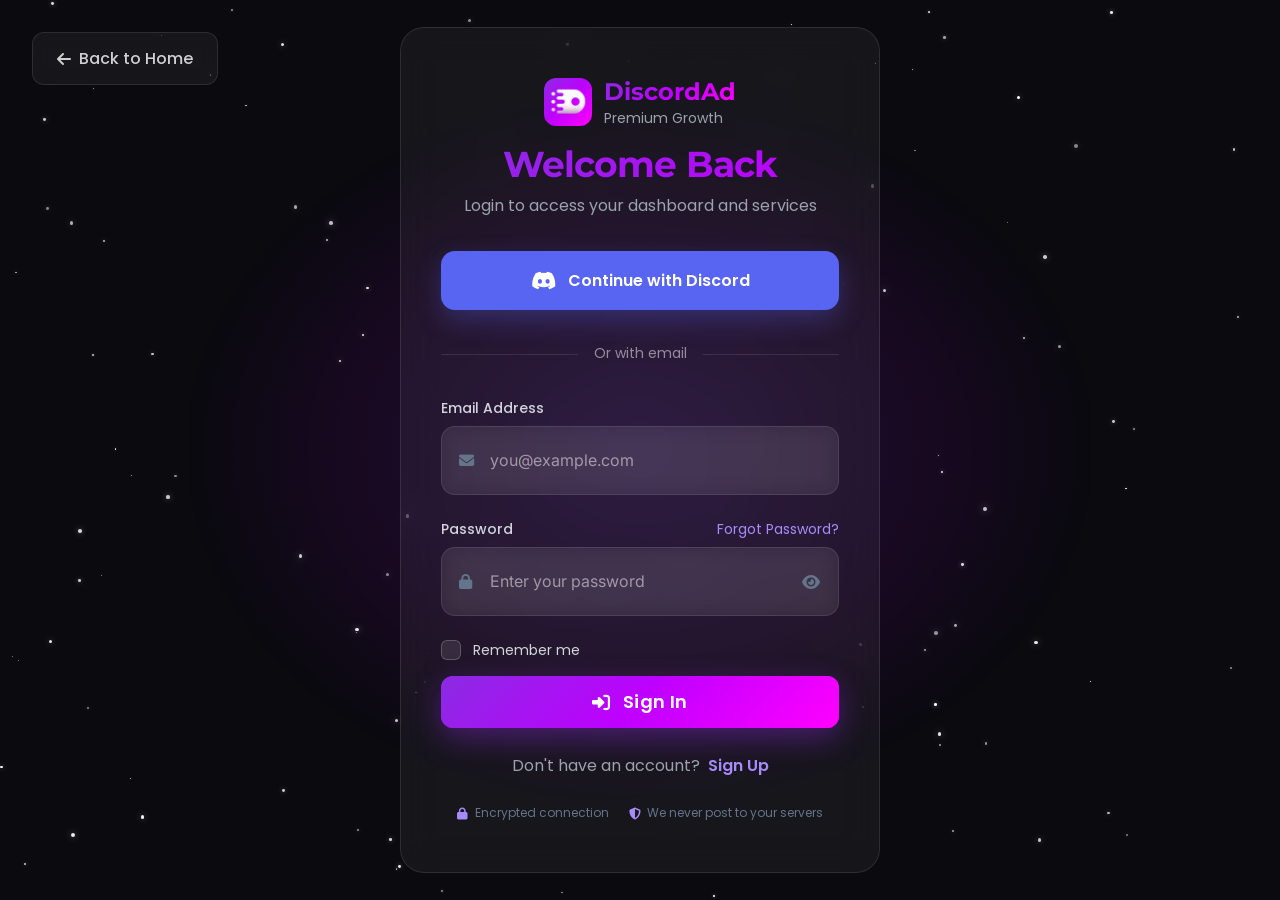
<file: login/login.html>
<!DOCTYPE html><html lang="en" class="scroll-smooth"><head>
    <!-- Character Encoding & Viewport -->
    <meta charset="utf-8">
    <meta name="robots" content="noindex, follow">
    <meta name="viewport" content="width=device-width, initial-scale=1.0, maximum-scale=5.0">
    <meta http-equiv="X-UA-Compatible" content="IE=edge">
    
    <!-- Primary Meta Tags for Maximum SEO -->
    <title>Login | DiscordAd - Premium Discord Growth Services</title>
    <meta name="description" content="Login to your DiscordAd account to access premium Discord growth services. Buy real members, server boosts, and Nitro with instant delivery.">
    <meta name="keywords" content="discord login, discordad account, discord growth services, buy discord members, server boosts, discord nitro">
    <meta name="author" content="DiscordAd - Discord Growth Experts">
    
    <!-- Canonical URL & Alternate URLs -->
    <link rel="canonical" href="https://discordad.com/login">
    <link rel="alternate" hreflang="x-default" href="https://discordad.com/login">
    <link rel="alternate" hreflang="en" href="https://discordad.com/login">
    
    <!-- Open Graph / Social Media Meta Tags -->
    <meta property="og:title" content="Login | DiscordAd - Premium Discord Growth Services">
    <meta property="og:description" content="Login to your DiscordAd account to access premium Discord growth services. Buy real members, server boosts, and Nitro with instant delivery.">
    <meta property="og:url" content="https://discordad.com/login">
    <meta property="og:type" content="website">
    <meta property="og:image" content="images/social-preview.gif">
    <meta property="og:image:width" content="1200">
    <meta property="og:image:height" content="630">
    <meta property="og:image:alt" content="DiscordAd Login">
    <meta property="og:site_name" content="DiscordAd">
    <meta property="og:locale" content="en_US">
    
    <!-- Twitter Card -->
    <meta name="twitter:card" content="summary_large_image">

    <meta name="twitter:site" content="@discordad_">
    <meta name="twitter:creator" content="@discordad_">

    <meta name="twitter:title" content="Login | DiscordAd - Premium Discord Growth">
    <meta name="twitter:description" content="Login to your DiscordAd account to access premium Discord growth services.">
    <meta name="twitter:image" content="images/social-preview.gif">
    <meta name="twitter:image:alt" content="DiscordAd Login">
    
    <!-- Favicon & App Icons -->
    <link rel="apple-touch-icon" sizes="180x180" href="images/apple-touch-icon.png">
    <link rel="icon" type="image/png" sizes="32x32" href="images/favicon-32x32.png">
    <link rel="icon" type="image/png" sizes="192x192" href="images/android-chrome-192x192.png">
    <link rel="icon" type="image/png" sizes="512x512" href="images/android-chrome-512x512.png">
    <link rel="shortcut icon" href="images/favicon.ico">
    <link rel="icon" type="image/png" sizes="16x16" href="images/favicon-16x16.png">
    <link rel="manifest" href="site.webmanifest">
    <meta name="theme-color" content="#8a2be2">
    <meta name="msapplication-TileColor" content="#8a2be2">
    
    <!-- Google Fonts -->
    <link href="https://fonts.googleapis.com/css2?family=Poppins:wght@300;400;500;600;700;800&amp;family=Montserrat:wght@700;800;900&amp;family=Inter:wght@400;500;600;700&amp;display=swap" rel="stylesheet">
    <link rel="stylesheet" href="css/all.min.css">
    
    <!-- Tailwind CSS -->
    <link rel="stylesheet" href="css/tw.css">
    
    <!-- Custom CSS -->
    <style>
        :root {
            --primary: #8a2be2;
            --primary-dark: #5b21b6;
            --accent: #ff00ff;
            --accent-light: #ff66ff;
            --neon-blue: #00ffff;
            --neon-purple: #bf00ff;
            --neon-green: #00ff9d;
            --dark: #0a0a0f;
            --darker: #050508;
            --light: #f8fafc;
            --gradient-purple: linear-gradient(135deg, #8a2be2 0%, #5b21b6 50%, #7c3aed 100%);
            --gradient-neon: linear-gradient(135deg, #8a2be2 0%, #bf00ff 50%, #ff00ff 100%);
            --gradient-rainbow: linear-gradient(135deg, #8a2be2 0%, #ff00ff 25%, #00ffff 50%, #00ff9d 75%, #8a2be2 100%);
        }
        
        * {
            margin: 0;
            padding: 0;
            box-sizing: border-box;
        }
        
        html {
            scroll-behavior: smooth;
            -webkit-text-size-adjust: 100%;
            background: var(--dark);
        }
        
        body {
            font-family: 'Inter', -apple-system, BlinkMacSystemFont, 'Segoe UI', sans-serif;
            background: transparent;
            color: var(--light);
            overflow-x: hidden;
            line-height: 1.7;
            position: relative;
            min-height: 100vh;
        }
        
        /* Space background stars ONLY */
        /* Fixed starfield backdrop. There was no rule for the container at all,
           only for its .star children, so the stars were laid out against the
           document instead of sitting behind the page. */
        #space-background {
            position: fixed;
            inset: 0;
            width: 100%;
            height: 100%;
            z-index: -1;
            overflow: hidden;
            pointer-events: none;
        }

        #space-background .star {
            position: absolute;
            border-radius: 50%;
            animation: star-twinkle 3s ease-in-out infinite alternate;
            box-shadow: 0 0 3px rgba(255, 255, 255, 0.5);
        }

        @keyframes star-twinkle {
            0% { 
                opacity: 0.3;
                transform: scale(1);
                box-shadow: 0 0 3px rgba(255, 255, 255, 0.3);
            }
            50% { 
                opacity: 0.7;
                box-shadow: 0 0 6px rgba(255, 255, 255, 0.6);
            }
            100% { 
                opacity: 1;
                transform: scale(1.1);
                box-shadow: 0 0 10px rgba(255, 255, 255, 0.8);
            }
        }
        
        
        /* Custom Container */
        .container {
            width: 100%;
            max-width: 1280px;
            margin: 0 auto;
            padding: 0 1.5rem;
        }
        
        /* Typography */
        h1, h2, h3, h4, h5, h6 {
            font-family: 'Montserrat', sans-serif;
            font-weight: 800;
            line-height: 1.1;
            margin-bottom: 1rem;
            letter-spacing: -0.025em;
        }
        
        .gradient-text {
            background: var(--gradient-neon);
            -webkit-background-clip: text;
            background-clip: text;
            color: transparent;
            background-size: 200% auto;
            animation: gradient-x 3s ease infinite;
        }
        
        /* Buttons */
        .btn {
            display: inline-flex;
            align-items: center;
            justify-content: center;
            gap: 0.75rem;
            padding: 1rem 2.25rem;
            border-radius: 12px;
            font-family: 'Poppins', sans-serif;
            font-weight: 600;
            font-size: 1rem;
            text-decoration: none;
            transition: all 0.4s cubic-bezier(0.4, 0, 0.2, 1);
            border: none;
            cursor: pointer;
            position: relative;
            overflow: hidden;
            z-index: 1;
            letter-spacing: 0.025em;
        }
        
        .btn::before {
            content: '';
            position: absolute;
            top: 0;
            left: 0;
            width: 100%;
            height: 100%;
            background: inherit;
            z-index: -1;
            transition: transform 0.4s cubic-bezier(0.4, 0, 0.2, 1);
        }
        
        .btn:hover {
            transform: translateY(-3px) scale(1.05);
            box-shadow: 0 20px 40px rgba(138, 43, 226, 0.6);
        }
        
        .btn-primary {
            background: var(--gradient-neon);
            color: white;
            box-shadow: 0 10px 30px rgba(138, 43, 226, 0.4);
        }
        
        .btn-secondary {
            background: transparent;
            color: #e2e8f0;
            border: 2px solid rgba(138, 43, 226, 0.5);
            backdrop-filter: blur(10px);
        }
        
        .btn-secondary:hover {
            background: rgba(138, 43, 226, 0.1);
            border-color: var(--primary);
        }
        
        /* Cards */
        .card {
            background: rgba(255, 255, 255, 0.05);
            backdrop-filter: blur(20px);
            border-radius: 24px;
            border: 1px solid rgba(255, 255, 255, 0.1);
            padding: 3rem 2.5rem;
            transition: all 0.4s cubic-bezier(0.4, 0, 0.2, 1);
            position: relative;
            overflow: hidden;
            width: 100%;
            max-width: 480px;
            z-index: 10;
        }
        
        .card::before {
            content: '';
            position: absolute;
            top: 0;
            left: 0;
            width: 100%;
            height: 100%;
            background: linear-gradient(135deg, rgba(138, 43, 226, 0.1), rgba(255, 0, 255, 0.05));
            z-index: -1;
            opacity: 0;
            transition: opacity 0.4s ease;
        }
        
        .card:hover {
            border-color: rgba(138, 43, 226, 0.3);
            box-shadow: 0 20px 40px rgba(0, 0, 0, 0.2), 0 0 60px rgba(138, 43, 226, 0.2);
            animation: none;
        }
        
        .card:hover::before {
            opacity: 1;
        }
        
        /* Form Inputs */
        .form-input {
            width: 100%;
            padding: 1.25rem 1.5rem;
            background: rgba(255, 255, 255, 0.07);
            border: 1.5px solid rgba(255, 255, 255, 0.1);
            border-radius: 14px;
            color: white;
            font-family: 'Inter', sans-serif;
            font-size: 1rem;
            transition: all 0.3s ease;
            backdrop-filter: blur(10px);
        }
        
        .form-input:focus {
            outline: none;
            border-color: rgba(138, 43, 226, 0.5);
            box-shadow: 0 0 0 3px rgba(138, 43, 226, 0.1), 0 0 20px rgba(138, 43, 226, 0.2);
            background: rgba(255, 255, 255, 0.1);
        }
        
        .form-input::placeholder {
            color: rgba(255, 255, 255, 0.5);
        }
        
        /* Checkbox */
        .form-checkbox {
            -webkit-appearance: none;
            appearance: none;
            flex-shrink: 0;
            width: 20px;
            height: 20px;
            border-radius: 6px;
            background: rgba(255, 255, 255, 0.1);
            border: 1.5px solid rgba(255, 255, 255, 0.2);
            transition: all 0.3s ease;
            cursor: pointer;
            position: relative;
        }
        
        .form-checkbox:checked {
            background: var(--gradient-neon);
            border-color: transparent;
        }
        
        .form-checkbox:checked::after {
            content: '\2713';
            position: absolute;
            top: 50%;
            left: 50%;
            transform: translate(-50%, -50%);
            color: white;
            font-size: 12px;
            font-weight: bold;
        }
        
        /* Divider */
        .divider {
            display: flex;
            align-items: center;
            text-align: center;
            margin: 2rem 0;
        }
        
        .divider::before,
        .divider::after {
            content: '';
            flex: 1;
            border-bottom: 1px solid rgba(255, 255, 255, 0.1);
        }
        
        .divider span {
            padding: 0 1rem;
            color: rgba(255, 255, 255, 0.5);
            font-size: 0.875rem;
            font-family: 'Poppins', sans-serif;
        }
        
        /* Flash Messages */
        .flash-message {
            position: fixed;
            top: 1.5rem;
            right: 1.5rem;
            z-index: 1001;
            padding: 1rem 1.5rem;
            border-radius: 12px;
            display: flex;
            align-items: center;
            gap: 0.75rem;
            animation: slide-in 0.5s ease-out;
            backdrop-filter: blur(20px);
            border: 1px solid rgba(255, 255, 255, 0.1);
            max-width: 400px;
            box-shadow: 0 10px 30px rgba(0, 0, 0, 0.2);
        }
        
        .flash-error {
            background: rgba(239, 68, 68, 0.15);
            border-color: rgba(239, 68, 68, 0.3);
            color: #fecaca;
        }
        
        .flash-success {
            background: rgba(16, 185, 129, 0.15);
            border-color: rgba(16, 185, 129, 0.3);
            color: #a7f3d0;
        }
        
        /* Back Button */
        .back-btn {
            position: absolute;
            top: 2rem;
            left: 2rem;
            display: flex;
            align-items: center;
            gap: 0.5rem;
            padding: 0.75rem 1.5rem;
            background: rgba(255, 255, 255, 0.05);
            border: 1px solid rgba(255, 255, 255, 0.1);
            border-radius: 12px;
            color: rgba(255, 255, 255, 0.8);
            font-family: 'Poppins', sans-serif;
            font-weight: 500;
            text-decoration: none;
            transition: all 0.3s ease;
            backdrop-filter: blur(10px);
            z-index: 10;
        }
        
        .back-btn:hover {
            background: rgba(138, 43, 226, 0.1);
            border-color: rgba(138, 43, 226, 0.3);
            color: white;
            transform: translateX(-3px);
            box-shadow: 0 10px 20px rgba(0, 0, 0, 0.2);
        }
        
        /* Animations */
        @keyframes slide-in {
            0% {
                transform: translateX(100%);
                opacity: 0;
            }
            100% {
                transform: translateX(0);
                opacity: 1;
            }
        }
        
        /* Custom Scrollbar */
        ::-webkit-scrollbar {
            width: 12px;
        }
        
        ::-webkit-scrollbar-track {
            background: var(--darker);
        }
        
        ::-webkit-scrollbar-thumb {
            background: var(--gradient-neon);
            border-radius: 6px;
        }
        
        ::-webkit-scrollbar-thumb:hover {
            background: var(--gradient-rainbow);
        }
        
        /* Responsive */
        @media (max-width: 768px) {
            .container {
                padding: 0 1rem;
            }
            
            .card {
                padding: 2rem 1.5rem;
                margin: 0 1rem;
            }
            
            .back-btn {
                top: 1rem;
                left: 1rem;
                padding: 0.5rem 1rem;
            }
        }

        /* ---- Auth polish (shared across the auth pages) ---- */

        /* Soft purple bloom behind the card */
        .auth-glow {
            position: fixed;
            top: 50%;
            left: 50%;
            transform: translate(-50%, -50%);
            width: min(900px, 120vw);
            height: min(700px, 90vh);
            background: radial-gradient(ellipse at center,
                rgba(138, 43, 226, 0.20) 0%,
                rgba(191, 0, 255, 0.08) 45%,
                transparent 72%);
            pointer-events: none;
            z-index: -1;
        }

        /* Visible keyboard focus everywhere */
        a:focus-visible,
        button:focus-visible,
        input:focus-visible,
        .btn:focus-visible {
            outline: 2px solid var(--neon-purple);
            outline-offset: 3px;
        }

        /* Input with a leading icon + optional trailing action */
        .field {
            position: relative;
        }

        .field .field-icon {
            position: absolute;
            left: 1.15rem;
            top: 50%;
            transform: translateY(-50%);
            color: #64748b;
            pointer-events: none;
            transition: color 0.25s ease;
            font-size: 0.95rem;
        }

        .field .form-input {
            padding-left: 3rem;
        }

        .field .form-input:focus ~ .field-icon {
            color: #a78bfa;
        }

        .field-toggle {
            position: absolute;
            right: 0.6rem;
            top: 50%;
            transform: translateY(-50%);
            width: 2.25rem;
            height: 2.25rem;
            display: flex;
            align-items: center;
            justify-content: center;
            background: transparent;
            border: none;
            border-radius: 8px;
            color: #64748b;
            cursor: pointer;
            transition: color 0.25s ease, background 0.25s ease;
        }

        .field-toggle:hover {
            color: #e2e8f0;
            background: rgba(255, 255, 255, 0.06);
        }

        .field .form-input[type="password"],
        .field .form-input.has-toggle {
            padding-right: 3.25rem;
        }

        /* Password strength meter (signup / reset) */
        .pw-meter {
            display: flex;
            gap: 0.35rem;
            margin-top: 0.6rem;
        }

        .pw-meter span {
            flex: 1;
            height: 4px;
            border-radius: 2px;
            background: rgba(255, 255, 255, 0.1);
            transition: background 0.3s ease;
        }

        .pw-meter.s1 span:nth-child(1) { background: #ef4444; }
        .pw-meter.s2 span:nth-child(-n+2) { background: #f59e0b; }
        .pw-meter.s3 span:nth-child(-n+3) { background: #10b981; }
        .pw-meter.s4 span { background: #10b981; }

        .pw-hint {
            margin-top: 0.4rem;
            font-size: 0.75rem;
            color: #64748b;
            font-family: 'Poppins', sans-serif;
            min-height: 1rem;
        }

        /* Submit button loading state */
        .btn-spinner {
            display: none;
            width: 18px;
            height: 18px;
            border: 2px solid rgba(255, 255, 255, 0.35);
            border-top-color: white;
            border-radius: 50%;
            animation: auth-spin 0.7s linear infinite;
        }

        @keyframes auth-spin {
            to { transform: rotate(360deg); }
        }

        .btn.loading {
            opacity: 0.85;
            pointer-events: none;
        }

        .btn.loading .btn-spinner { display: inline-block; }
        .btn.loading .btn-label-icon { display: none; }

        /* Trust strip under the card */
        .auth-trust {
            display: flex;
            flex-wrap: wrap;
            align-items: center;
            justify-content: center;
            gap: 0.4rem 1.25rem;
            margin-top: 1.5rem;
            color: #64748b;
            font-size: 0.75rem;
            font-family: 'Poppins', sans-serif;
        }

        .auth-trust span {
            display: inline-flex;
            align-items: center;
            gap: 0.4rem;
        }

        .auth-trust i { color: #a78bfa; }

        /* Flash toasts fade out rather than vanish */
        .flash-message {
            transition: opacity 0.4s ease, transform 0.4s ease;
        }

        .flash-message.dismissed {
            opacity: 0;
            transform: translateX(24px);
        }

        @media (max-width: 640px) {
            .flash-message {
                left: 1rem;
                right: 1rem;
                max-width: none;
            }
        }

        @media (prefers-reduced-motion: reduce) {
            *,
            *::before,
            *::after {
                animation-duration: 0.001ms !important;
                animation-iteration-count: 1 !important;
                transition-duration: 0.001ms !important;
                scroll-behavior: auto !important;
            }
        }


        /* Discord OAuth button (leads the auth cards) */
        .discord-btn {
            display: flex;
            align-items: center;
            justify-content: center;
            gap: 0.75rem;
            width: 100%;
            padding: 0.9rem 1.25rem;
            margin-bottom: 0.25rem;
            border-radius: 14px;
            background: #5865F2;
            color: #fff;
            font-family: 'Poppins', sans-serif;
            font-weight: 600;
            font-size: 1rem;
            text-decoration: none;
            border: 1px solid rgba(88, 101, 242, 0.6);
            box-shadow: 0 10px 26px rgba(88, 101, 242, 0.3);
            transition: background 0.25s ease, transform 0.25s ease, box-shadow 0.25s ease;
        }

        .discord-btn:hover {
            background: #4752C4;
            transform: translateY(-2px);
            box-shadow: 0 16px 34px rgba(88, 101, 242, 0.42);
        }

        .discord-btn:active {
            transform: translateY(0);
        }

    </style>
</head>
<body class="font-sans">
    <!-- Background Elements -->
    <div id="space-background"><div class="star" style="width: 3.02256px; height: 3.02256px; left: 47.303%; top: 30.8594%; animation-duration: 2.34782s; animation-delay: 0.794852s; background-color: rgba(255, 255, 255, 0.82); border-radius: 50%; position: absolute; box-shadow: rgba(255, 255, 255, 0.408) 0px 0px 6.04511px;"></div><div class="star" style="width: 2.16841px; height: 2.16841px; left: 5.01161%; top: 22.5878%; animation-duration: 3.23253s; animation-delay: 0.880815s; background-color: rgba(255, 255, 255, 0.592); border-radius: 50%; position: absolute; box-shadow: rgba(255, 255, 255, 0.294) 0px 0px 4.33683px;"></div><div class="star" style="width: 2.12108px; height: 2.12108px; left: 77.6303%; top: 90.8561%; animation-duration: 1.64358s; animation-delay: 0.732901s; background-color: rgba(255, 255, 255, 0.74); border-radius: 50%; position: absolute; box-shadow: rgba(255, 255, 255, 0.373) 0px 0px 4.24217px;"></div><div class="star" style="width: 2.22751px; height: 2.22751px; left: 58.7887%; top: 51.9831%; animation-duration: 2.81524s; animation-delay: 0.983993s; background-color: rgba(255, 255, 255, 0.937); border-radius: 50%; position: absolute; box-shadow: rgba(255, 255, 255, 0.47) 0px 0px 4.45502px;"></div><div class="star" style="width: 1.81336px; height: 1.81336px; left: 88.2519%; top: 31.9235%; animation-duration: 3.43162s; animation-delay: 1.95211s; background-color: rgba(255, 255, 255, 0.61); border-radius: 50%; position: absolute; box-shadow: rgba(255, 255, 255, 0.306) 0px 0px 3.62672px;"></div><div class="star" style="width: 2.41764px; height: 2.41764px; left: 52.9496%; top: 41.344%; animation-duration: 2.10047s; animation-delay: 1.33904s; background-color: rgba(255, 255, 255, 0.682); border-radius: 50%; position: absolute; box-shadow: rgba(255, 255, 255, 0.34) 0px 0px 4.83527px;"></div><div class="star" style="width: 3.60679px; height: 3.60679px; left: 39.4989%; top: 87.4084%; animation-duration: 2.47865s; animation-delay: 1.68049s; background-color: rgba(255, 255, 255, 0.84); border-radius: 50%; position: absolute; box-shadow: rgba(255, 255, 255, 0.42) 0px 0px 7.21358px;"></div><div class="star" style="width: 3.07833px; height: 3.07833px; left: 57.5445%; top: 3.55334%; animation-duration: 2.992s; animation-delay: 0.509491s; background-color: rgba(255, 255, 255, 0.58); border-radius: 50%; position: absolute; box-shadow: rgba(255, 255, 255, 0.29) 0px 0px 6.15667px;"></div><div class="star" style="width: 2.22789px; height: 2.22789px; left: 43.6445%; top: 91.7743%; animation-duration: 1.57173s; animation-delay: 1.68026s; background-color: rgba(255, 255, 255, 0.53); border-radius: 50%; position: absolute; box-shadow: rgba(255, 255, 255, 0.267) 0px 0px 4.45578px;"></div><div class="star" style="width: 3.2667px; height: 3.2667px; left: 15.364%; top: 76.3833%; animation-duration: 3.24245s; animation-delay: 1.284s; background-color: rgba(255, 255, 255, 0.608); border-radius: 50%; position: absolute; box-shadow: rgba(255, 255, 255, 0.306) 0px 0px 6.53341px;"></div><div class="star" style="width: 1.08379px; height: 1.08379px; left: 29.5503%; top: 53.5646%; animation-duration: 2.2845s; animation-delay: 0.190195s; background-color: rgba(255, 255, 255, 0.992); border-radius: 50%; position: absolute; box-shadow: rgba(255, 255, 255, 0.498) 0px 0px 2.16757px;"></div><div class="star" style="width: 3.27045px; height: 3.27045px; left: 47.802%; top: 98.3578%; animation-duration: 3.76222s; animation-delay: 1.05946s; background-color: rgba(255, 255, 255, 0.85); border-radius: 50%; position: absolute; box-shadow: rgba(255, 255, 255, 0.427) 0px 0px 6.54089px;"></div><div class="star" style="width: 2.30268px; height: 2.30268px; left: 84.8254%; top: 33.5814%; animation-duration: 3.69085s; animation-delay: 1.65351s; background-color: rgba(255, 255, 255, 0.94); border-radius: 50%; position: absolute; box-shadow: rgba(255, 255, 255, 0.47) 0px 0px 4.60536px;"></div><div class="star" style="width: 3.78588px; height: 3.78588px; left: 61.4209%; top: 30.3718%; animation-duration: 3.80525s; animation-delay: 1.20435s; background-color: rgba(255, 255, 255, 0.91); border-radius: 50%; position: absolute; box-shadow: rgba(255, 255, 255, 0.455) 0px 0px 7.57176px;"></div><div class="star" style="width: 2.35039px; height: 2.35039px; left: 51.4423%; top: 86.8266%; animation-duration: 1.76894s; animation-delay: 1.33397s; background-color: rgba(255, 255, 255, 0.867); border-radius: 50%; position: absolute; box-shadow: rgba(255, 255, 255, 0.435) 0px 0px 4.70079px;"></div><div class="star" style="width: 1.69406px; height: 1.69406px; left: 31.965%; top: 28.0265%; animation-duration: 2.10975s; animation-delay: 0.189068s; background-color: rgba(255, 255, 255, 0.525); border-radius: 50%; position: absolute; box-shadow: rgba(255, 255, 255, 0.263) 0px 0px 3.38811px;"></div><div class="star" style="width: 3.12327px; height: 3.12327px; left: 99.515%; top: 9.22296%; animation-duration: 2.20921s; animation-delay: 1.49407s; background-color: rgba(255, 255, 255, 0.62); border-radius: 50%; position: absolute; box-shadow: rgba(255, 255, 255, 0.31) 0px 0px 6.24654px;"></div><div class="star" style="width: 3.17519px; height: 3.17519px; left: 91.5349%; top: 71.4064%; animation-duration: 1.91946s; animation-delay: 0.12105s; background-color: rgba(255, 255, 255, 0.72); border-radius: 50%; position: absolute; box-shadow: rgba(255, 255, 255, 0.36) 0px 0px 6.35038px;"></div><div class="star" style="width: 2.00998px; height: 2.00998px; left: 75.0076%; top: 23.5038%; animation-duration: 3.53051s; animation-delay: 0.325709s; background-color: rgba(255, 255, 255, 0.66); border-radius: 50%; position: absolute; box-shadow: rgba(255, 255, 255, 0.33) 0px 0px 4.01997px;"></div><div class="star" style="width: 2.16877px; height: 2.16877px; left: 1.66881%; top: 53.931%; animation-duration: 3.80825s; animation-delay: 0.67804s; background-color: rgba(255, 255, 255, 0.7); border-radius: 50%; position: absolute; box-shadow: rgba(255, 255, 255, 0.35) 0px 0px 4.33754px;"></div><div class="star" style="width: 2.25942px; height: 2.25942px; left: 69.9271%; top: 54.0424%; animation-duration: 1.51562s; animation-delay: 1.26537s; background-color: rgba(255, 255, 255, 0.95); border-radius: 50%; position: absolute; box-shadow: rgba(255, 255, 255, 0.475) 0px 0px 4.51885px;"></div><div class="star" style="width: 3.41282px; height: 3.41282px; left: 38.6812%; top: 51.4278%; animation-duration: 3.33929s; animation-delay: 1.15532s; background-color: rgba(255, 255, 255, 0.945); border-radius: 50%; position: absolute; box-shadow: rgba(255, 255, 255, 0.47) 0px 0px 6.82563px;"></div><div class="star" style="width: 2.91805px; height: 2.91805px; left: 63.5025%; top: 60.1322%; animation-duration: 3.80159s; animation-delay: 1.90676s; background-color: rgba(255, 255, 255, 0.62); border-radius: 50%; position: absolute; box-shadow: rgba(255, 255, 255, 0.31) 0px 0px 5.8361px;"></div><div class="star" style="width: 2.72891px; height: 2.72891px; left: 37.0096%; top: 4.56866%; animation-duration: 2.98855s; animation-delay: 1.47614s; background-color: rgba(255, 255, 255, 0.706); border-radius: 50%; position: absolute; box-shadow: rgba(255, 255, 255, 0.353) 0px 0px 5.45782px;"></div><div class="star" style="width: 3.82812px; height: 3.82812px; left: 79.3321%; top: 62.6759%; animation-duration: 1.17388s; animation-delay: 1.44892s; background-color: rgb(255, 255, 255); border-radius: 50%; position: absolute; box-shadow: rgba(255, 255, 255, 0.498) 0px 0px 7.65624px;"></div><div class="star" style="width: 1.92754px; height: 1.92754px; left: 40.6987%; top: 30.1106%; animation-duration: 1.68776s; animation-delay: 0.232608s; background-color: rgba(255, 255, 255, 0.53); border-radius: 50%; position: absolute; box-shadow: rgba(255, 255, 255, 0.267) 0px 0px 3.85509px;"></div><div class="star" style="width: 2.73266px; height: 2.73266px; left: 16.569%; top: 68.8459%; animation-duration: 3.8103s; animation-delay: 1.19915s; background-color: rgba(255, 255, 255, 0.94); border-radius: 50%; position: absolute; box-shadow: rgba(255, 255, 255, 0.47) 0px 0px 5.46533px;"></div><div class="star" style="width: 2.42602px; height: 2.42602px; left: 88.8209%; top: 77.7612%; animation-duration: 1.09099s; animation-delay: 1.57726s; background-color: rgba(255, 255, 255, 0.54); border-radius: 50%; position: absolute; box-shadow: rgba(255, 255, 255, 0.27) 0px 0px 4.85205px;"></div><div class="star" style="width: 3.37531px; height: 3.37531px; left: 85.8879%; top: 66.7775%; animation-duration: 1.09649s; animation-delay: 1.08856s; background-color: rgba(255, 255, 255, 0.533); border-radius: 50%; position: absolute; box-shadow: rgba(255, 255, 255, 0.267) 0px 0px 6.75062px;"></div><div class="star" style="width: 1.58214px; height: 1.58214px; left: 74.3184%; top: 19.3803%; animation-duration: 2.52964s; animation-delay: 0.112289s; background-color: rgba(255, 255, 255, 0.784); border-radius: 50%; position: absolute; box-shadow: rgba(255, 255, 255, 0.392) 0px 0px 3.16429px;"></div><div class="star" style="width: 1.73111px; height: 1.73111px; left: 73.0782%; top: 90.9928%; animation-duration: 1.26319s; animation-delay: 0.461243s; background-color: rgba(255, 255, 255, 0.886); border-radius: 50%; position: absolute; box-shadow: rgba(255, 255, 255, 0.443) 0px 0px 3.46222px;"></div><div class="star" style="width: 1.42198px; height: 1.42198px; left: 96.8358%; top: 94.3088%; animation-duration: 3.95678s; animation-delay: 1.89901s; background-color: rgba(255, 255, 255, 0.88); border-radius: 50%; position: absolute; box-shadow: rgba(255, 255, 255, 0.44) 0px 0px 2.84396px;"></div><div class="star" style="width: 1.18253px; height: 1.18253px; left: 65.0035%; top: 23.3368%; animation-duration: 3.6978s; animation-delay: 0.514047s; background-color: rgba(255, 255, 255, 0.957); border-radius: 50%; position: absolute; box-shadow: rgba(255, 255, 255, 0.48) 0px 0px 2.36507px;"></div><div class="star" style="width: 3.84525px; height: 3.84525px; left: 3.87737%; top: 15.158%; animation-duration: 3.01667s; animation-delay: 0.143464s; background-color: rgba(255, 255, 255, 0.996); border-radius: 50%; position: absolute; box-shadow: rgba(255, 255, 255, 0.498) 0px 0px 7.69051px;"></div><div class="star" style="width: 1.53871px; height: 1.53871px; left: 16.1785%; top: 5.36452%; animation-duration: 1.77841s; animation-delay: 1.07199s; background-color: rgba(255, 255, 255, 0.894); border-radius: 50%; position: absolute; box-shadow: rgba(255, 255, 255, 0.447) 0px 0px 3.07741px;"></div><div class="star" style="width: 2.37298px; height: 2.37298px; left: 12.0646%; top: 34.3732%; animation-duration: 3.16934s; animation-delay: 1.90111s; background-color: rgba(255, 255, 255, 0.682); border-radius: 50%; position: absolute; box-shadow: rgba(255, 255, 255, 0.34) 0px 0px 4.74596px;"></div><div class="star" style="width: 2.6663px; height: 2.6663px; left: 63.7632%; top: 41.4378%; animation-duration: 2.02427s; animation-delay: 1.83843s; background-color: rgba(255, 255, 255, 0.733); border-radius: 50%; position: absolute; box-shadow: rgba(255, 255, 255, 0.37) 0px 0px 5.33261px;"></div><div class="star" style="width: 1.46081px; height: 1.46081px; left: 86.5211%; top: 2.85669%; animation-duration: 1.65449s; animation-delay: 0.866584s; background-color: rgba(255, 255, 255, 0.816); border-radius: 50%; position: absolute; box-shadow: rgba(255, 255, 255, 0.408) 0px 0px 2.92162px;"></div><div class="star" style="width: 3.50138px; height: 3.50138px; left: 36.6689%; top: 7.40075%; animation-duration: 2.73125s; animation-delay: 0.98105s; background-color: rgb(255, 255, 255); border-radius: 50%; position: absolute; box-shadow: rgba(255, 255, 255, 0.498) 0px 0px 7.00276px;"></div><div class="star" style="width: 2.89245px; height: 2.89245px; left: 0.133258%; top: 33.3489%; animation-duration: 3.33044s; animation-delay: 0.409799s; background-color: rgba(255, 255, 255, 0.933); border-radius: 50%; position: absolute; box-shadow: rgba(255, 255, 255, 0.467) 0px 0px 5.7849px;"></div><div class="star" style="width: 1.50879px; height: 1.50879px; left: 56.3388%; top: 35.1322%; animation-duration: 1.73745s; animation-delay: 0.00366765s; background-color: rgba(255, 255, 255, 0.796); border-radius: 50%; position: absolute; box-shadow: rgba(255, 255, 255, 0.4) 0px 0px 3.01758px;"></div><div class="star" style="width: 3.52496px; height: 3.52496px; left: 23.7153%; top: 98.2204%; animation-duration: 2.06518s; animation-delay: 0.156781s; background-color: rgba(255, 255, 255, 0.886); border-radius: 50%; position: absolute; box-shadow: rgba(255, 255, 255, 0.443) 0px 0px 7.04991px;"></div><div class="star" style="width: 1.30611px; height: 1.30611px; left: 58.159%; top: 97.8981%; animation-duration: 3.08066s; animation-delay: 0.0532633s; background-color: rgba(255, 255, 255, 0.663); border-radius: 50%; position: absolute; box-shadow: rgba(255, 255, 255, 0.333) 0px 0px 2.61223px;"></div><div class="star" style="width: 3.57745px; height: 3.57745px; left: 90.2557%; top: 70.0268%; animation-duration: 3.22009s; animation-delay: 1.58512s; background-color: rgba(255, 255, 255, 0.86); border-radius: 50%; position: absolute; box-shadow: rgba(255, 255, 255, 0.427) 0px 0px 7.1549px;"></div><div class="star" style="width: 3.10881px; height: 3.10881px; left: 24.1002%; top: 80.436%; animation-duration: 2.0064s; animation-delay: 1.3294s; background-color: rgba(255, 255, 255, 0.976); border-radius: 50%; position: absolute; box-shadow: rgba(255, 255, 255, 0.486) 0px 0px 6.21762px;"></div><div class="star" style="width: 2.76189px; height: 2.76189px; left: 65.3499%; top: 61.1164%; animation-duration: 2.80603s; animation-delay: 1.28042s; background-color: rgba(255, 255, 255, 0.647); border-radius: 50%; position: absolute; box-shadow: rgba(255, 255, 255, 0.32) 0px 0px 5.52377px;"></div><div class="star" style="width: 3.78234px; height: 3.78234px; left: 15.3533%; top: 28.501%; animation-duration: 1.05973s; animation-delay: 1.38191s; background-color: rgba(255, 255, 255, 0.773); border-radius: 50%; position: absolute; box-shadow: rgba(255, 255, 255, 0.384) 0px 0px 7.56468px;"></div><div class="star" style="width: 1.51728px; height: 1.51728px; left: 29.3717%; top: 95.6923%; animation-duration: 1.5783s; animation-delay: 0.023189s; background-color: rgba(255, 255, 255, 0.66); border-radius: 50%; position: absolute; box-shadow: rgba(255, 255, 255, 0.33) 0px 0px 3.03456px;"></div><div class="star" style="width: 3.94688px; height: 3.94688px; left: 38.4007%; top: 98.9873%; animation-duration: 1.79598s; animation-delay: 0.78618s; background-color: rgba(255, 255, 255, 0.627); border-radius: 50%; position: absolute; box-shadow: rgba(255, 255, 255, 0.314) 0px 0px 7.89376px;"></div><div class="star" style="width: 1.45235px; height: 1.45235px; left: 39.9884%; top: 55.4572%; animation-duration: 2.86793s; animation-delay: 0.0367943s; background-color: rgba(255, 255, 255, 0.96); border-radius: 50%; position: absolute; box-shadow: rgba(255, 255, 255, 0.482) 0px 0px 2.90469px;"></div><div class="star" style="width: 2.538px; height: 2.538px; left: 5.76856%; top: 62.7844%; animation-duration: 3.25219s; animation-delay: 1.24697s; background-color: rgba(255, 255, 255, 0.624); border-radius: 50%; position: absolute; box-shadow: rgba(255, 255, 255, 0.31) 0px 0px 5.076px;"></div><div class="star" style="width: 3.00706px; height: 3.00706px; left: 18.4334%; top: 1.54081%; animation-duration: 2.35274s; animation-delay: 1.52667s; background-color: rgba(255, 255, 255, 0.624); border-radius: 50%; position: absolute; box-shadow: rgba(255, 255, 255, 0.31) 0px 0px 6.01412px;"></div><div class="star" style="width: 1.77489px; height: 1.77489px; left: 91.3767%; top: 66.9016%; animation-duration: 2.8871s; animation-delay: 0.757144s; background-color: rgba(255, 255, 255, 0.663); border-radius: 50%; position: absolute; box-shadow: rgba(255, 255, 255, 0.33) 0px 0px 3.54979px;"></div><div class="star" style="width: 1.50854px; height: 1.50854px; left: 0.0105953%; top: 20.1651%; animation-duration: 1.08282s; animation-delay: 1.3963s; background-color: rgba(255, 255, 255, 0.627); border-radius: 50%; position: absolute; box-shadow: rgba(255, 255, 255, 0.314) 0px 0px 3.01707px;"></div><div class="star" style="width: 1.42138px; height: 1.42138px; left: 41.4021%; top: 55.6108%; animation-duration: 2.77108s; animation-delay: 1.14342s; background-color: rgba(255, 255, 255, 0.757); border-radius: 50%; position: absolute; box-shadow: rgba(255, 255, 255, 0.376) 0px 0px 2.84277px;"></div><div class="star" style="width: 3.038px; height: 3.038px; left: 6.18328%; top: 97.2107%; animation-duration: 3.93305s; animation-delay: 0.576044s; background-color: rgba(255, 255, 255, 0.808); border-radius: 50%; position: absolute; box-shadow: rgba(255, 255, 255, 0.404) 0px 0px 6.07599px;"></div><div class="star" style="width: 2.58591px; height: 2.58591px; left: 98.3664%; top: 4.22298%; animation-duration: 1.83291s; animation-delay: 0.479903s; background-color: rgba(255, 255, 255, 0.835); border-radius: 50%; position: absolute; box-shadow: rgba(255, 255, 255, 0.42) 0px 0px 5.17183px;"></div><div class="star" style="width: 2.68654px; height: 2.68654px; left: 15.0737%; top: 38.7345%; animation-duration: 2.15785s; animation-delay: 0.964282s; background-color: rgba(255, 255, 255, 0.667); border-radius: 50%; position: absolute; box-shadow: rgba(255, 255, 255, 0.333) 0px 0px 5.37309px;"></div><div class="star" style="width: 1.03965px; height: 1.03965px; left: 4.38988%; top: 67.6073%; animation-duration: 2.24979s; animation-delay: 0.9949s; background-color: rgba(255, 255, 255, 0.976); border-radius: 50%; position: absolute; box-shadow: rgba(255, 255, 255, 0.49) 0px 0px 2.07929px;"></div><div class="star" style="width: 1.20707px; height: 1.20707px; left: 68.2956%; top: 28.808%; animation-duration: 3.01999s; animation-delay: 1.31773s; background-color: rgba(255, 255, 255, 0.6); border-radius: 50%; position: absolute; box-shadow: rgba(255, 255, 255, 0.3) 0px 0px 2.41415px;"></div><div class="star" style="width: 1.13734px; height: 1.13734px; left: 1.68622%; top: 27.1158%; animation-duration: 3.64006s; animation-delay: 1.74494s; background-color: rgba(255, 255, 255, 0.73); border-radius: 50%; position: absolute; box-shadow: rgba(255, 255, 255, 0.365) 0px 0px 2.27467px;"></div><div class="star" style="width: 1.25302px; height: 1.25302px; left: 69.478%; top: 96.761%; animation-duration: 1.51021s; animation-delay: 1.89364s; background-color: rgba(255, 255, 255, 0.773); border-radius: 50%; position: absolute; box-shadow: rgba(255, 255, 255, 0.39) 0px 0px 2.50603px;"></div><div class="star" style="width: 3.95757px; height: 3.95757px; left: 87.2278%; top: 84.1011%; animation-duration: 3.04603s; animation-delay: 1.79437s; background-color: rgba(255, 255, 255, 0.83); border-radius: 50%; position: absolute; box-shadow: rgba(255, 255, 255, 0.416) 0px 0px 7.91514px;"></div><div class="star" style="width: 3.15034px; height: 3.15034px; left: 30.8041%; top: 33.5174%; animation-duration: 2.73872s; animation-delay: 0.19558s; background-color: rgba(255, 255, 255, 0.937); border-radius: 50%; position: absolute; box-shadow: rgba(255, 255, 255, 0.467) 0px 0px 6.30067px;"></div><div class="star" style="width: 1.70688px; height: 1.70688px; left: 56.2548%; top: 91.9645%; animation-duration: 1.48203s; animation-delay: 0.380148s; background-color: rgba(255, 255, 255, 0.72); border-radius: 50%; position: absolute; box-shadow: rgba(255, 255, 255, 0.36) 0px 0px 3.41376px;"></div><div class="star" style="width: 1.24743px; height: 1.24743px; left: 2.13488%; top: 53.9886%; animation-duration: 2.53218s; animation-delay: 0.0997941s; background-color: rgba(255, 255, 255, 0.996); border-radius: 50%; position: absolute; box-shadow: rgba(255, 255, 255, 0.498) 0px 0px 2.49486px;"></div><div class="star" style="width: 2.59732px; height: 2.59732px; left: 38.5284%; top: 28.0141%; animation-duration: 2.09877s; animation-delay: 0.72081s; background-color: rgba(255, 255, 255, 0.647); border-radius: 50%; position: absolute; box-shadow: rgba(255, 255, 255, 0.325) 0px 0px 5.19465px;"></div><div class="star" style="width: 1.66078px; height: 1.66078px; left: 85.2529%; top: 34.771%; animation-duration: 2.9961s; animation-delay: 1.01771s; background-color: rgba(255, 255, 255, 0.514); border-radius: 50%; position: absolute; box-shadow: rgba(255, 255, 255, 0.255) 0px 0px 3.32155px;"></div><div class="star" style="width: 2.70218px; height: 2.70218px; left: 37.7678%; top: 66.7387%; animation-duration: 3.09798s; animation-delay: 1.56508s; background-color: rgba(255, 255, 255, 0.914); border-radius: 50%; position: absolute; box-shadow: rgba(255, 255, 255, 0.455) 0px 0px 5.40435px;"></div><div class="star" style="width: 1.56236px; height: 1.56236px; left: 71.7751%; top: 31.9817%; animation-duration: 3.08286s; animation-delay: 0.205699s; background-color: rgba(255, 255, 255, 0.565); border-radius: 50%; position: absolute; box-shadow: rgba(255, 255, 255, 0.282) 0px 0px 3.12472px;"></div><div class="star" style="width: 2.85718px; height: 2.85718px; left: 41.9644%; top: 73.7622%; animation-duration: 3.05996s; animation-delay: 0.36164s; background-color: rgba(255, 255, 255, 0.73); border-radius: 50%; position: absolute; box-shadow: rgba(255, 255, 255, 0.365) 0px 0px 5.71436px;"></div><div class="star" style="width: 1.88269px; height: 1.88269px; left: 43.5717%; top: 48.5028%; animation-duration: 1.2059s; animation-delay: 0.179596s; background-color: rgba(255, 255, 255, 0.525); border-radius: 50%; position: absolute; box-shadow: rgba(255, 255, 255, 0.263) 0px 0px 3.76537px;"></div><div class="star" style="width: 2.80826px; height: 2.80826px; left: 81.6817%; top: 72.0506%; animation-duration: 2.93108s; animation-delay: 1.48752s; background-color: rgba(255, 255, 255, 0.682); border-radius: 50%; position: absolute; box-shadow: rgba(255, 255, 255, 0.34) 0px 0px 5.61652px;"></div><div class="star" style="width: 3.90257px; height: 3.90257px; left: 31.7365%; top: 23.0036%; animation-duration: 2.31658s; animation-delay: 1.19104s; background-color: rgba(255, 255, 255, 0.56); border-radius: 50%; position: absolute; box-shadow: rgba(255, 255, 255, 0.28) 0px 0px 7.80514px;"></div><div class="star" style="width: 3.78263px; height: 3.78263px; left: 30.2772%; top: 79.2501%; animation-duration: 3.55921s; animation-delay: 1.83329s; background-color: rgba(255, 255, 255, 0.765); border-radius: 50%; position: absolute; box-shadow: rgba(255, 255, 255, 0.384) 0px 0px 7.56526px;"></div><div class="star" style="width: 3.01938px; height: 3.01938px; left: 63.5797%; top: 5.45277%; animation-duration: 1.29592s; animation-delay: 0.799361s; background-color: rgba(255, 255, 255, 0.58); border-radius: 50%; position: absolute; box-shadow: rgba(255, 255, 255, 0.29) 0px 0px 6.03876px;"></div><div class="star" style="width: 3.18829px; height: 3.18829px; left: 50.952%; top: 82.0149%; animation-duration: 2.74633s; animation-delay: 0.705708s; background-color: rgba(255, 255, 255, 0.973); border-radius: 50%; position: absolute; box-shadow: rgba(255, 255, 255, 0.486) 0px 0px 6.37658px;"></div><div class="star" style="width: 2.88391px; height: 2.88391px; left: 52.7649%; top: 64.4817%; animation-duration: 3.36904s; animation-delay: 1.72181s; background-color: rgba(255, 255, 255, 0.61); border-radius: 50%; position: absolute; box-shadow: rgba(255, 255, 255, 0.306) 0px 0px 5.76782px;"></div><div class="star" style="width: 2.05569px; height: 2.05569px; left: 38.5118%; top: 28.1058%; animation-duration: 2.90332s; animation-delay: 0.914704s; background-color: rgba(255, 255, 255, 0.62); border-radius: 50%; position: absolute; box-shadow: rgba(255, 255, 255, 0.31) 0px 0px 4.11139px;"></div><div class="star" style="width: 3.34609px; height: 3.34609px; left: 3.97925%; top: 32.8611%; animation-duration: 3.76501s; animation-delay: 0.888054s; background-color: rgba(255, 255, 255, 0.753); border-radius: 50%; position: absolute; box-shadow: rgba(255, 255, 255, 0.376) 0px 0px 6.69217px;"></div><div class="star" style="width: 1.64897px; height: 1.64897px; left: 15.943%; top: 63.8922%; animation-duration: 2.88911s; animation-delay: 1.60264s; background-color: rgba(255, 255, 255, 0.875); border-radius: 50%; position: absolute; box-shadow: rgba(255, 255, 255, 0.435) 0px 0px 3.29794px;"></div><div class="star" style="width: 2.80312px; height: 2.80312px; left: 21.8956%; top: 25.5428%; animation-duration: 1.99849s; animation-delay: 0.00671168s; background-color: rgba(255, 255, 255, 0.824); border-radius: 50%; position: absolute; box-shadow: rgba(255, 255, 255, 0.41) 0px 0px 5.60624px;"></div><div class="star" style="width: 2.72712px; height: 2.72712px; left: 66.1607%; top: 55.8912%; animation-duration: 3.06374s; animation-delay: 0.794295s; background-color: rgba(255, 255, 255, 0.51); border-radius: 50%; position: absolute; box-shadow: rgba(255, 255, 255, 0.255) 0px 0px 5.45424px;"></div><div class="star" style="width: 3.70814px; height: 3.70814px; left: 9.11962%; top: 2.03658%; animation-duration: 1.81073s; animation-delay: 0.587659s; background-color: rgba(255, 255, 255, 0.667); border-radius: 50%; position: absolute; box-shadow: rgba(255, 255, 255, 0.333) 0px 0px 7.41627px;"></div><div class="star" style="width: 1.30156px; height: 1.30156px; left: 36.961%; top: 36.1795%; animation-duration: 3.63835s; animation-delay: 1.88498s; background-color: rgba(255, 255, 255, 0.718); border-radius: 50%; position: absolute; box-shadow: rgba(255, 255, 255, 0.357) 0px 0px 2.60312px;"></div><div class="star" style="width: 3.93882px; height: 3.93882px; left: 26.5604%; top: 55.4121%; animation-duration: 1.40958s; animation-delay: 1.26666s; background-color: rgba(255, 255, 255, 0.984); border-radius: 50%; position: absolute; box-shadow: rgba(255, 255, 255, 0.494) 0px 0px 7.87763px;"></div><div class="star" style="width: 3.74591px; height: 3.74591px; left: 58.978%; top: 67.6221%; animation-duration: 1.95158s; animation-delay: 0.18613s; background-color: rgba(255, 255, 255, 0.73); border-radius: 50%; position: absolute; box-shadow: rgba(255, 255, 255, 0.365) 0px 0px 7.49183px;"></div><div class="star" style="width: 2.33356px; height: 2.33356px; left: 23.4691%; top: 96.2562%; animation-duration: 3.90762s; animation-delay: 0.573249s; background-color: rgba(255, 255, 255, 0.698); border-radius: 50%; position: absolute; box-shadow: rgba(255, 255, 255, 0.35) 0px 0px 4.66712px;"></div><div class="star" style="width: 2.44346px; height: 2.44346px; left: 23.2813%; top: 61.9059%; animation-duration: 2.9856s; animation-delay: 0.996377s; background-color: rgba(255, 255, 255, 0.76); border-radius: 50%; position: absolute; box-shadow: rgba(255, 255, 255, 0.38) 0px 0px 4.88692px;"></div><div class="star" style="width: 1.23759px; height: 1.23759px; left: 88.6785%; top: 19.256%; animation-duration: 1.37781s; animation-delay: 1.17266s; background-color: rgba(255, 255, 255, 0.824); border-radius: 50%; position: absolute; box-shadow: rgba(255, 255, 255, 0.41) 0px 0px 2.47518px;"></div><div class="star" style="width: 3.27415px; height: 3.27415px; left: 29.483%; top: 2.17974%; animation-duration: 2.76702s; animation-delay: 0.037513s; background-color: rgba(255, 255, 255, 0.56); border-radius: 50%; position: absolute; box-shadow: rgba(255, 255, 255, 0.28) 0px 0px 6.5483px;"></div><div class="star" style="width: 1.04452px; height: 1.04452px; left: 31.0537%; top: 60.8891%; animation-duration: 1.10539s; animation-delay: 1.86046s; background-color: rgba(255, 255, 255, 0.706); border-radius: 50%; position: absolute; box-shadow: rgba(255, 255, 255, 0.353) 0px 0px 2.08904px;"></div><div class="star" style="width: 3.47947px; height: 3.47947px; left: 76.9705%; top: 52.8505%; animation-duration: 3.80487s; animation-delay: 0.846519s; background-color: rgba(255, 255, 255, 0.7); border-radius: 50%; position: absolute; box-shadow: rgba(255, 255, 255, 0.353) 0px 0px 6.95894px;"></div><div class="star" style="width: 2.60302px; height: 2.60302px; left: 28.5263%; top: 13.3724%; animation-duration: 2.66174s; animation-delay: 0.0875303s; background-color: rgba(255, 255, 255, 0.8); border-radius: 50%; position: absolute; box-shadow: rgba(255, 255, 255, 0.4) 0px 0px 5.20604px;"></div><div class="star" style="width: 1.26518px; height: 1.26518px; left: 54.8398%; top: 25.8601%; animation-duration: 2.30315s; animation-delay: 0.953117s; background-color: rgba(255, 255, 255, 0.796); border-radius: 50%; position: absolute; box-shadow: rgba(255, 255, 255, 0.4) 0px 0px 2.53037px;"></div><div class="star" style="width: 3.30783px; height: 3.30783px; left: 65.7886%; top: 60.6274%; animation-duration: 2.04585s; animation-delay: 1.82941s; background-color: rgba(255, 255, 255, 0.52); border-radius: 50%; position: absolute; box-shadow: rgba(255, 255, 255, 0.263) 0px 0px 6.61567px;"></div><div class="star" style="width: 1.89453px; height: 1.89453px; left: 56.8415%; top: 20.0075%; animation-duration: 1.71978s; animation-delay: 1.05417s; background-color: rgba(255, 255, 255, 0.714); border-radius: 50%; position: absolute; box-shadow: rgba(255, 255, 255, 0.357) 0px 0px 3.78906px;"></div><div class="star" style="width: 1.93204px; height: 1.93204px; left: 96.9553%; top: 1.13718%; animation-duration: 3.37038s; animation-delay: 0.0608546s; background-color: rgba(255, 255, 255, 0.706); border-radius: 50%; position: absolute; box-shadow: rgba(255, 255, 255, 0.353) 0px 0px 3.86409px;"></div><div class="star" style="width: 2.92485px; height: 2.92485px; left: 45.3739%; top: 59.681%; animation-duration: 2.36995s; animation-delay: 1.31737s; background-color: rgba(255, 255, 255, 0.686); border-radius: 50%; position: absolute; box-shadow: rgba(255, 255, 255, 0.345) 0px 0px 5.84971px;"></div><div class="star" style="width: 3.58694px; height: 3.58694px; left: 24.967%; top: 48.6409%; animation-duration: 1.02015s; animation-delay: 1.87747s; background-color: rgba(255, 255, 255, 0.74); border-radius: 50%; position: absolute; box-shadow: rgba(255, 255, 255, 0.37) 0px 0px 7.17389px;"></div><div class="star" style="width: 1.09947px; height: 1.09947px; left: 68.5126%; top: 30.9134%; animation-duration: 2.34991s; animation-delay: 1.99181s; background-color: rgba(255, 255, 255, 0.96); border-radius: 50%; position: absolute; box-shadow: rgba(255, 255, 255, 0.482) 0px 0px 2.19895px;"></div><div class="star" style="width: 3.4442px; height: 3.4442px; left: 24.3081%; top: 79.9265%; animation-duration: 1.73664s; animation-delay: 0.789129s; background-color: rgba(255, 255, 255, 0.725); border-radius: 50%; position: absolute; box-shadow: rgba(255, 255, 255, 0.365) 0px 0px 6.88839px;"></div><div class="star" style="width: 2.31766px; height: 2.31766px; left: 92.6568%; top: 38.8126%; animation-duration: 2.24376s; animation-delay: 1.72747s; background-color: rgba(255, 255, 255, 0.604); border-radius: 50%; position: absolute; box-shadow: rgba(255, 255, 255, 0.3) 0px 0px 4.63532px;"></div><div class="star" style="width: 2.11037px; height: 2.11037px; left: 19.5323%; top: 28.7862%; animation-duration: 1.78679s; animation-delay: 1.29726s; background-color: rgba(255, 255, 255, 0.85); border-radius: 50%; position: absolute; box-shadow: rgba(255, 255, 255, 0.427) 0px 0px 4.22073px;"></div><div class="star" style="width: 2.58593px; height: 2.58593px; left: 72.2377%; top: 77.8774%; animation-duration: 3.13314s; animation-delay: 0.12696s; background-color: rgba(255, 255, 255, 0.525); border-radius: 50%; position: absolute; box-shadow: rgba(255, 255, 255, 0.263) 0px 0px 5.17186px;"></div><div class="star" style="width: 1.33361px; height: 1.33361px; left: 52.5298%; top: 27.4407%; animation-duration: 1.98486s; animation-delay: 0.152364s; background-color: rgba(255, 255, 255, 0.725); border-radius: 50%; position: absolute; box-shadow: rgba(255, 255, 255, 0.365) 0px 0px 2.66722px;"></div><div class="star" style="width: 2.15028px; height: 2.15028px; left: 30.4233%; top: 44.3815%; animation-duration: 2.55039s; animation-delay: 0.160787s; background-color: rgba(255, 255, 255, 0.565); border-radius: 50%; position: absolute; box-shadow: rgba(255, 255, 255, 0.282) 0px 0px 4.30055px;"></div><div class="star" style="width: 3.72828px; height: 3.72828px; left: 15.6999%; top: 88.0979%; animation-duration: 1.89372s; animation-delay: 0.0454846s; background-color: rgba(255, 255, 255, 0.616); border-radius: 50%; position: absolute; box-shadow: rgba(255, 255, 255, 0.31) 0px 0px 7.45656px;"></div><div class="star" style="width: 1.68305px; height: 1.68305px; left: 76.3863%; top: 6.98633%; animation-duration: 1.40395s; animation-delay: 1.59383s; background-color: rgba(255, 255, 255, 0.745); border-radius: 50%; position: absolute; box-shadow: rgba(255, 255, 255, 0.373) 0px 0px 3.36611px;"></div><div class="star" style="width: 2.35248px; height: 2.35248px; left: 78.455%; top: 77.9789%; animation-duration: 1.86965s; animation-delay: 0.00650804s; background-color: rgba(255, 255, 255, 0.694); border-radius: 50%; position: absolute; box-shadow: rgba(255, 255, 255, 0.35) 0px 0px 4.70495px;"></div><div class="star" style="width: 1.52523px; height: 1.52523px; left: 88.1158%; top: 19.7371%; animation-duration: 3.13716s; animation-delay: 0.00182924s; background-color: rgba(255, 255, 255, 0.655); border-radius: 50%; position: absolute; box-shadow: rgba(255, 255, 255, 0.33) 0px 0px 3.05046px;"></div><div class="star" style="width: 1.53763px; height: 1.53763px; left: 29.3148%; top: 11.668%; animation-duration: 2.33364s; animation-delay: 0.325108s; background-color: rgba(255, 255, 255, 0.573); border-radius: 50%; position: absolute; box-shadow: rgba(255, 255, 255, 0.286) 0px 0px 3.07526px;"></div><div class="star" style="width: 3.79633px; height: 3.79633px; left: 60.265%; top: 82.0085%; animation-duration: 1.05984s; animation-delay: 1.05387s; background-color: rgba(255, 255, 255, 0.745); border-radius: 50%; position: absolute; box-shadow: rgba(255, 255, 255, 0.373) 0px 0px 7.59266px;"></div><div class="star" style="width: 1.94316px; height: 1.94316px; left: 20.1957%; top: 58.9573%; animation-duration: 2.39834s; animation-delay: 0.198633s; background-color: rgba(255, 255, 255, 0.79); border-radius: 50%; position: absolute; box-shadow: rgba(255, 255, 255, 0.396) 0px 0px 3.88632px;"></div><div class="star" style="width: 2.28769px; height: 2.28769px; left: 35.1544%; top: 9.60946%; animation-duration: 1.62186s; animation-delay: 1.76515s; background-color: rgba(255, 255, 255, 0.663); border-radius: 50%; position: absolute; box-shadow: rgba(255, 255, 255, 0.33) 0px 0px 4.57539px;"></div><div class="star" style="width: 2.72819px; height: 2.72819px; left: 31.351%; top: 16.0174%; animation-duration: 1.88687s; animation-delay: 1.71817s; background-color: rgba(255, 255, 255, 0.75); border-radius: 50%; position: absolute; box-shadow: rgba(255, 255, 255, 0.373) 0px 0px 5.45639px;"></div><div class="star" style="width: 1.22774px; height: 1.22774px; left: 80.2216%; top: 60.1705%; animation-duration: 3.73353s; animation-delay: 1.40428s; background-color: rgba(255, 255, 255, 0.643); border-radius: 50%; position: absolute; box-shadow: rgba(255, 255, 255, 0.32) 0px 0px 2.45549px;"></div><div class="star" style="width: 3.13406px; height: 3.13406px; left: 93.6539%; top: 29.9191%; animation-duration: 3.65905s; animation-delay: 0.222638s; background-color: rgba(255, 255, 255, 0.867); border-radius: 50%; position: absolute; box-shadow: rgba(255, 255, 255, 0.435) 0px 0px 6.26811px;"></div><div class="star" style="width: 3.76297px; height: 3.76297px; left: 19.3112%; top: 80.4937%; animation-duration: 1.77069s; animation-delay: 0.815529s; background-color: rgba(255, 255, 255, 0.67); border-radius: 50%; position: absolute; box-shadow: rgba(255, 255, 255, 0.333) 0px 0px 7.52594px;"></div><div class="star" style="width: 1.78952px; height: 1.78952px; left: 68.2336%; top: 0.759987%; animation-duration: 1.47687s; animation-delay: 0.673028s; background-color: rgba(255, 255, 255, 0.973); border-radius: 50%; position: absolute; box-shadow: rgba(255, 255, 255, 0.486) 0px 0px 3.57904px;"></div><div class="star" style="width: 2.62967px; height: 2.62967px; left: 2.16746%; top: 39.7899%; animation-duration: 3.21274s; animation-delay: 1.86809s; background-color: rgba(255, 255, 255, 0.72); border-radius: 50%; position: absolute; box-shadow: rgba(255, 255, 255, 0.36) 0px 0px 5.25933px;"></div><div class="star" style="width: 2.5653px; height: 2.5653px; left: 21.7114%; top: 39.2036%; animation-duration: 1.38646s; animation-delay: 0.681675s; background-color: rgba(255, 255, 255, 0.506); border-radius: 50%; position: absolute; box-shadow: rgba(255, 255, 255, 0.25) 0px 0px 5.13059px;"></div><div class="star" style="width: 1.9562px; height: 1.9562px; left: 9.17466%; top: 91.7533%; animation-duration: 3.53142s; animation-delay: 0.941562s; background-color: rgba(255, 255, 255, 0.64); border-radius: 50%; position: absolute; box-shadow: rgba(255, 255, 255, 0.32) 0px 0px 3.9124px;"></div><div class="star" style="width: 1.7224px; height: 1.7224px; left: 17.0255%; top: 32.706%; animation-duration: 1.18281s; animation-delay: 1.20904s; background-color: rgba(255, 255, 255, 0.51); border-radius: 50%; position: absolute; box-shadow: rgba(255, 255, 255, 0.255) 0px 0px 3.44479px;"></div><div class="star" style="width: 1.68963px; height: 1.68963px; left: 26.9882%; top: 64.3258%; animation-duration: 2.22778s; animation-delay: 1.95245s; background-color: rgba(255, 255, 255, 0.68); border-radius: 50%; position: absolute; box-shadow: rgba(255, 255, 255, 0.337) 0px 0px 3.37926px;"></div><div class="star" style="width: 1.94798px; height: 1.94798px; left: 7.14006%; top: 24.4145%; animation-duration: 3.80378s; animation-delay: 0.559045s; background-color: rgba(255, 255, 255, 0.506); border-radius: 50%; position: absolute; box-shadow: rgba(255, 255, 255, 0.255) 0px 0px 3.89596px;"></div><div class="star" style="width: 2.47149px; height: 2.47149px; left: 77.1172%; top: 93.4166%; animation-duration: 1.10924s; animation-delay: 0.848332s; background-color: rgba(255, 255, 255, 0.686); border-radius: 50%; position: absolute; box-shadow: rgba(255, 255, 255, 0.34) 0px 0px 4.94298px;"></div><div class="star" style="width: 2.84276px; height: 2.84276px; left: 97.0523%; top: 22.1199%; animation-duration: 2.79757s; animation-delay: 0.053894s; background-color: rgba(255, 255, 255, 0.918); border-radius: 50%; position: absolute; box-shadow: rgba(255, 255, 255, 0.46) 0px 0px 5.68553px;"></div><div class="star" style="width: 2.43386px; height: 2.43386px; left: 15.6075%; top: 31.4504%; animation-duration: 1.26281s; animation-delay: 1.63912s; background-color: rgba(255, 255, 255, 0.996); border-radius: 50%; position: absolute; box-shadow: rgba(255, 255, 255, 0.498) 0px 0px 4.86772px;"></div><div class="star" style="width: 1.24634px; height: 1.24634px; left: 6.33195%; top: 77.4315%; animation-duration: 3.94248s; animation-delay: 0.912316s; background-color: rgba(255, 255, 255, 0.573); border-radius: 50%; position: absolute; box-shadow: rgba(255, 255, 255, 0.286) 0px 0px 2.49268px;"></div><div class="star" style="width: 2.79557px; height: 2.79557px; left: 36.977%; top: 55.579%; animation-duration: 2.95816s; animation-delay: 1.08114s; background-color: rgba(255, 255, 255, 0.976); border-radius: 50%; position: absolute; box-shadow: rgba(255, 255, 255, 0.49) 0px 0px 5.59114px;"></div><div class="star" style="width: 1.74554px; height: 1.74554px; left: 68.7479%; top: 94.1843%; animation-duration: 2.79694s; animation-delay: 1.88754s; background-color: rgba(255, 255, 255, 0.647); border-radius: 50%; position: absolute; box-shadow: rgba(255, 255, 255, 0.32) 0px 0px 3.49109px;"></div><div class="star" style="width: 3.47119px; height: 3.47119px; left: 93.296%; top: 42.5208%; animation-duration: 2.76686s; animation-delay: 1.89551s; background-color: rgba(255, 255, 255, 0.675); border-radius: 50%; position: absolute; box-shadow: rgba(255, 255, 255, 0.337) 0px 0px 6.94237px;"></div><div class="star" style="width: 2.91711px; height: 2.91711px; left: 5.40837%; top: 59.0379%; animation-duration: 2.1387s; animation-delay: 1.15734s; background-color: rgba(255, 255, 255, 0.757); border-radius: 50%; position: absolute; box-shadow: rgba(255, 255, 255, 0.376) 0px 0px 5.83421px;"></div><div class="star" style="width: 2.63429px; height: 2.63429px; left: 21.7312%; top: 52.699%; animation-duration: 1.44171s; animation-delay: 0.955212s; background-color: rgba(255, 255, 255, 0.76); border-radius: 50%; position: absolute; box-shadow: rgba(255, 255, 255, 0.38) 0px 0px 5.26858px;"></div><div class="star" style="width: 3.17705px; height: 3.17705px; left: 75.612%; top: 40.4303%; animation-duration: 1.11528s; animation-delay: 0.944914s; background-color: rgba(255, 255, 255, 0.55); border-radius: 50%; position: absolute; box-shadow: rgba(255, 255, 255, 0.275) 0px 0px 6.35411px;"></div><div class="star" style="width: 2.48903px; height: 2.48903px; left: 27.2766%; top: 24.8175%; animation-duration: 3.47827s; animation-delay: 1.74594s; background-color: rgba(255, 255, 255, 0.79); border-radius: 50%; position: absolute; box-shadow: rgba(255, 255, 255, 0.392) 0px 0px 4.97805px;"></div><div class="star" style="width: 2.93764px; height: 2.93764px; left: 58.8948%; top: 61.0398%; animation-duration: 1.00207s; animation-delay: 1.0407s; background-color: rgba(255, 255, 255, 0.67); border-radius: 50%; position: absolute; box-shadow: rgba(255, 255, 255, 0.333) 0px 0px 5.87529px;"></div><div class="star" style="width: 1.93988px; height: 1.93988px; left: 99.0851%; top: 2.12194%; animation-duration: 3.14959s; animation-delay: 0.388369s; background-color: rgba(255, 255, 255, 0.725); border-radius: 50%; position: absolute; box-shadow: rgba(255, 255, 255, 0.365) 0px 0px 3.87976px;"></div><div class="star" style="width: 2.58705px; height: 2.58705px; left: 58.7149%; top: 62.5892%; animation-duration: 3.43391s; animation-delay: 1.66232s; background-color: rgba(255, 255, 255, 0.745); border-radius: 50%; position: absolute; box-shadow: rgba(255, 255, 255, 0.373) 0px 0px 5.17411px;"></div><div class="star" style="width: 1.99875px; height: 1.99875px; left: 65.1645%; top: 51.4337%; animation-duration: 1.84278s; animation-delay: 1.75653s; background-color: rgba(255, 255, 255, 0.557); border-radius: 50%; position: absolute; box-shadow: rgba(255, 255, 255, 0.28) 0px 0px 3.99751px;"></div><div class="star" style="width: 2.8275px; height: 2.8275px; left: 93.663%; top: 47.7348%; animation-duration: 3.84694s; animation-delay: 0.0465549s; background-color: rgba(255, 255, 255, 0.86); border-radius: 50%; position: absolute; box-shadow: rgba(255, 255, 255, 0.427) 0px 0px 5.655px;"></div><div class="star" style="width: 3.865px; height: 3.865px; left: 17.7944%; top: 64.3008%; animation-duration: 2.46342s; animation-delay: 1.03413s; background-color: rgba(255, 255, 255, 0.667); border-radius: 50%; position: absolute; box-shadow: rgba(255, 255, 255, 0.333) 0px 0px 7.73001px;"></div><div class="star" style="width: 3.11357px; height: 3.11357px; left: 60.1385%; top: 67.5004%; animation-duration: 1.35122s; animation-delay: 0.144249s; background-color: rgba(255, 255, 255, 0.84); border-radius: 50%; position: absolute; box-shadow: rgba(255, 255, 255, 0.42) 0px 0px 6.22714px;"></div><div class="star" style="width: 2.56763px; height: 2.56763px; left: 62.1473%; top: 95.5264%; animation-duration: 1.48488s; animation-delay: 1.78723s; background-color: rgba(255, 255, 255, 0.84); border-radius: 50%; position: absolute; box-shadow: rgba(255, 255, 255, 0.42) 0px 0px 5.13525px;"></div><div class="star" style="width: 1.9487px; height: 1.9487px; left: 76.049%; top: 7.8468%; animation-duration: 3.13726s; animation-delay: 0.977005s; background-color: rgba(255, 255, 255, 0.757); border-radius: 50%; position: absolute; box-shadow: rgba(255, 255, 255, 0.376) 0px 0px 3.89741px;"></div><div class="star" style="width: 1.36636px; height: 1.36636px; left: 12.458%; top: 30.2832%; animation-duration: 2.25416s; animation-delay: 0.358122s; background-color: rgba(255, 255, 255, 0.59); border-radius: 50%; position: absolute; box-shadow: rgba(255, 255, 255, 0.294) 0px 0px 2.73272px;"></div><div class="star" style="width: 3.26664px; height: 3.26664px; left: 55.8758%; top: 81.4452%; animation-duration: 3.44219s; animation-delay: 1.55235s; background-color: rgba(255, 255, 255, 0.537); border-radius: 50%; position: absolute; box-shadow: rgba(255, 255, 255, 0.267) 0px 0px 6.53328px;"></div><div class="star" style="width: 1.90583px; height: 1.90583px; left: 20.9848%; top: 94.1256%; animation-duration: 1.85567s; animation-delay: 1.50728s; background-color: rgba(255, 255, 255, 0.643); border-radius: 50%; position: absolute; box-shadow: rgba(255, 255, 255, 0.32) 0px 0px 3.81165px;"></div><div class="star" style="width: 1.79784px; height: 1.79784px; left: 43.634%; top: 32.0947%; animation-duration: 3.51289s; animation-delay: 1.70227s; background-color: rgba(255, 255, 255, 0.984); border-radius: 50%; position: absolute; box-shadow: rgba(255, 255, 255, 0.49) 0px 0px 3.59568px;"></div></div>
    <div class="auth-glow" aria-hidden="true"></div>
    <div class="animated-gradient"></div>

    <!-- Flash Messages -->
    
    

    <!-- Main Content -->
    <main class="min-h-screen flex items-center justify-center p-4">
        <!-- Back Button -->
        <a href="/" class="back-btn">
            <i class="fas fa-arrow-left"></i>
            <span>Back to Home</span>
        </a>

        <div class="card">
            <div class="text-center mb-8">
                <!-- Logo -->
                <div class="flex items-center justify-center gap-3 mb-4">
                    <div class="w-12 h-12 rounded-xl bg-gradient-neon flex items-center justify-center">
                        <img src="images/transparent.png" alt="DiscordAd Logo" class="w-full h-full object-cover group-hover:scale-110 transition-transform duration-300">
                    </div>
                    <div class="text-left">
                        <div class="text-2xl font-bold bg-gradient-neon bg-clip-text text-transparent font-montserrat">DiscordAd</div>
                        <div class="text-sm text-gray-400 font-poppins">Premium Growth</div>
                    </div>
                </div>
                
                <h1 class="text-3xl md:text-4xl font-bold mb-2 gradient-text">Welcome Back</h1>
                <p class="text-gray-400 font-poppins">Login to access your dashboard and services</p>
            </div>

            <!-- Discord OAuth first: for a Discord-audience product this is the
                 path most people want, so it leads rather than sitting below the
                 fold under a divider. -->
            <a href="/auth/discord" class="discord-btn">
                <i class="fab fa-discord text-xl" aria-hidden="true"></i>
                Continue with Discord
            </a>

            <div class="divider">
                <span>Or with email</span>
            </div>

            <form action="/login" method="post" class="space-y-6" id="loginForm">
                <input type="hidden" name="_csrf" value="b0f01e415f322d8c81b7215fd5ca03ff6741dcdd4238206b2f10a6794cc52cb4">
                <!-- Email Input -->
                <div class="space-y-2">
                    <label for="email" class="block text-sm font-medium text-gray-300 font-poppins">Email Address</label>
                    <div class="field">
                        <input type="email" id="email" name="email" value="" required="" autocomplete="email" autocapitalize="none" spellcheck="false" placeholder="you@example.com" class="form-input">
                        <i class="fas fa-envelope field-icon" aria-hidden="true"></i>
                    </div>
                </div>

                <!-- Password Input -->
                <div class="space-y-2">
                    <div class="flex justify-between items-center">
                        <label for="password" class="text-sm font-medium text-gray-300 font-poppins">Password</label>
                        <a href="/forgot-password" class="text-sm text-primary-400 hover:text-primary-300 transition-colors font-poppins">
                            Forgot Password?
                        </a>
                    </div>
                    <div class="field">
                        <input type="password" id="password" name="password" required="" autocomplete="current-password" placeholder="Enter your password" class="form-input has-toggle">
                        <i class="fas fa-lock field-icon" aria-hidden="true"></i>
                        <button type="button" class="field-toggle" data-toggle-password="password" aria-label="Show password">
                            <i class="fas fa-eye" aria-hidden="true"></i>
                        </button>
                    </div>
                </div>

                <!-- Remember Me & Submit -->
                <div class="space-y-4">
                    <div class="flex items-center gap-3">
                        <input type="checkbox" id="remember" name="remember" value="true" class="form-checkbox">
                        <label for="remember" class="text-sm text-gray-300 cursor-pointer font-poppins">
                            Remember me
                        </label>
                    </div>

                    <button type="submit" id="loginSubmit" class="btn btn-primary w-full py-3 text-lg font-semibold">
                        <span class="btn-spinner"></span>
                        <i class="fas fa-sign-in-alt btn-label-icon" aria-hidden="true"></i>
                        <span id="loginSubmitText">Sign In</span>
                    </button>
                </div>

                <!-- Sign Up Link -->
                <p class="text-center text-gray-400 font-poppins">
                    Don't have an account?
                    <a href="/signup" class="text-primary-400 hover:text-primary-300 font-semibold transition-colors ml-1">
                        Sign Up
                    </a>
                </p>
            </form>

            <div class="auth-trust">
                <span><i class="fas fa-lock"></i> Encrypted connection</span>
                <span><i class="fas fa-shield-halved"></i> We never post to your servers</span>
            </div>
        </div>
    </main>

    <!-- Google Analytics -->
    <script async="" src="https://www.googletagmanager.com/gtag/js?id=G-7GVG4RE2WG"></script>
    <script>
        window.dataLayer = window.dataLayer || [];
        function gtag(){dataLayer.push(arguments);}
        gtag('js', new Date());
        gtag('config', 'G-7GVG4RE2WG');
    </script>

<script>
    // Initialize Space Background
    document.addEventListener('DOMContentLoaded', function() {
        function initSpaceBackground() {
            const space = document.getElementById('space-background');
            if (!space) {
                console.error('Space background element not found!');
                return;
            }
            
            // Clear any existing stars
            space.innerHTML = '';
            
            // Create twinkling stars ONLY (no shooting stars)
            for (let i = 0; i < 150; i++) {
                const star = document.createElement('div');
                star.classList.add('star');
                
                const size = Math.random() * 3 + 1;
                const posX = Math.random() * 100;
                const posY = Math.random() * 100;
                const duration = Math.random() * 3 + 1;
                const delay = Math.random() * 2;
                
                star.style.width = `${size}px`;
                star.style.height = `${size}px`;
                star.style.left = `${posX}%`;
                star.style.top = `${posY}%`;
                star.style.animationDuration = `${duration}s`;
                star.style.animationDelay = `${delay}s`;
                
                const brightness = Math.random() * 0.5 + 0.5;
                star.style.backgroundColor = `rgba(255, 255, 255, ${brightness})`;
                star.style.borderRadius = '50%';
                star.style.position = 'absolute';
                star.style.boxShadow = `0 0 ${size * 2}px rgba(255, 255, 255, ${brightness * 0.5})`;
                
                space.appendChild(star);
            }
            
            // NO SHOOTING STAR CODE HERE - just removed it
            // All the shooting star functions (createShootingStar, createSparkleTrail) are removed
            // and the interval timer that creates shooting stars is also removed
        }
        
        initSpaceBackground();
        
        // Auto-hide flash messages
        const flashMessages = document.querySelectorAll('.flash-message');
        flashMessages.forEach(msg => {
            setTimeout(() => {
                msg.style.transition = 'all 0.5s ease';
                msg.style.opacity = '0';
                msg.style.transform = 'translateX(100%)';
                setTimeout(() => msg.remove(), 500);
            }, 5000);
        });
    });
</script>

    <!-- Shared auth behaviour -->
    <script>
    (function () {
        // Show / hide password
        document.querySelectorAll('[data-toggle-password]').forEach(function (btn) {
            btn.addEventListener('click', function () {
                var input = document.getElementById(btn.getAttribute('data-toggle-password'));
                if (!input) return;
                var show = input.type === 'password';
                input.type = show ? 'text' : 'password';
                btn.setAttribute('aria-label', show ? 'Hide password' : 'Show password');
                var icon = btn.querySelector('i');
                if (icon) icon.className = show ? 'fas fa-eye-slash' : 'fas fa-eye';
                input.focus();
            });
        });

        // Password strength hint. Advisory only - the server still validates.
        var pw = document.getElementById('password');
        var meter = document.getElementById('pwMeter');
        var hint = document.getElementById('pwHint');
        if (pw && meter && hint) {
            pw.addEventListener('input', function () {
                var v = pw.value;
                var score = 0;
                if (v.length >= 8) score++;
                if (v.length >= 12) score++;
                if (/[^A-Za-z0-9]/.test(v)) score++;
                if (/[0-9]/.test(v) && /[a-zA-Z]/.test(v)) score++;
                score = Math.min(score, 4);

                meter.className = 'pw-meter' + (v ? ' s' + score : '');
                if (!v) { hint.textContent = ''; return; }
                if (v.length < 8) { hint.textContent = 'Too short - use at least 8 characters.'; return; }
                hint.textContent = ['', 'Weak', 'Fair', 'Good', 'Strong'][score] + ' password';
            });
        }

        // Submit once, with a loading state
        document.querySelectorAll('form').forEach(function (form) {
            form.addEventListener('submit', function () {
                var btn = form.querySelector('button[type="submit"]');
                if (!btn || btn.classList.contains('loading')) return;
                if (!form.checkValidity()) return;
                btn.classList.add('loading');
                var label = btn.querySelector('span:last-child');
                if (label && !label.classList.contains('btn-spinner')) {
                    label.textContent = 'Please wait...';
                }
            });
        });

        // Auto-dismiss flash toasts
        document.querySelectorAll('.flash-message').forEach(function (flash) {
            var hide = function () {
                flash.classList.add('dismissed');
                setTimeout(function () { flash.remove(); }, 400);
            };
            var t = setTimeout(hide, 6000);
            flash.style.cursor = 'pointer';
            flash.addEventListener('click', function () { clearTimeout(t); hide(); });
        });
    })();
    </script>


</body></html>
</file>
<file: css/vouches.css>
/* VouchVault Embed Styles */

#vouchesContainer,
#vouchesContainer * {
    box-sizing: border-box;
}

#vouchesContainer {
    display: grid;
    grid-template-columns: repeat(3, minmax(0, 1fr));
    gap: 1rem;
    margin-top: 20px;
    padding: 10px;
    background-color: #1d232a;
    border-radius: 10px;
    border: 1px solid #2f3b44;
    max-width: 100%;
    width: 100%;
}

@media (max-width: 1024px) {
    #vouchesContainer {
        grid-template-columns: repeat(2, minmax(0, 1fr));
    }
}

@media (max-width: 768px) {
    #vouchesContainer {
        grid-template-columns: minmax(0, 1fr);
    }
}

#vouchesContainer[data-vv-layout="carousel"] {
    display: block;
    position: relative;
    grid-template-columns: none;
    padding: 10px 44px;
}

.vv-carousel-viewport {
    overflow: hidden;
    width: 100%;
}

.vv-carousel-track {
    display: flex;
    transition: transform 0.45s ease;
    will-change: transform;
}

.vv-carousel-slide {
    flex: 0 0 auto;
}

.vv-carousel-btn {
    position: absolute;
    top: 50%;
    transform: translateY(-50%);
    width: 34px;
    height: 34px;
    border-radius: 50%;
    border: 1px solid #2f3b44;
    background: #242c37;
    color: #f4f4f8;
    font-size: 16px;
    line-height: 1;
    cursor: pointer;
    display: flex;
    align-items: center;
    justify-content: center;
    z-index: 2;
    transition: background 0.2s ease, transform 0.2s ease;
}

.vv-carousel-btn:hover {
    background: #30363d;
}

.vv-carousel-prev { left: 6px; }
.vv-carousel-next { right: 6px; }

.vouch {
    background-color: #242c37;
    padding: 20px;
    border-radius: 10px;
    color: #f4f4f8;
    box-shadow: 0 4px 10px rgba(0, 0, 0, 0.2);
    display: flex;
    flex-direction: column;
    gap: 10px;
    position: relative;
    width: 100%;
    min-width: 0;
    transition: transform 0.2s ease, box-shadow 0.2s ease;
}

.vouch:hover {
    transform: translateY(-2px);
    box-shadow: 0 6px 16px rgba(0, 0, 0, 0.3);
}
.vouch-header {
    display: flex;
    align-items: center;
    gap: 10px;
}

.vouch-header .user-pfp {
    width: 40px;
    height: 40px;
    border-radius: 50%;
    object-fit: cover;
    flex-shrink: 0;
}

.vouch-header .username {
    font-size: 15px;
    font-weight: bold;
    color: #62FAE2;
}

.vouch-header .user-id {
    font-size: 12px;
    color: #b0b7be;
}

.vouch .rating {
    display: flex;
    gap: 2px;
    font-size: 14px;
}

.vouch .message {
    font-size: 14px;
    color: #e6edf3;
    margin: 0;
    line-height: 1.5;
    word-wrap: break-word;
}

.vouch .proof-link {
    font-size: 12px;
    color: #62FAE2;
    text-decoration: none;
    opacity: 0.8;
    transition: opacity 0.2s;
}

.vouch .proof-link:hover {
    opacity: 1;
    text-decoration: underline;
}


.vouch .timestamp {
    font-size: 12px;
    color: #8b949e;
    margin-top: auto;
}


#vouchesContainer::-webkit-scrollbar {
    height: 6px;
}

#vouchesContainer::-webkit-scrollbar-track {
    background: #161b22;
    border-radius: 3px;
}

#vouchesContainer::-webkit-scrollbar-thumb {
    background: #30363d;
    border-radius: 3px;
}

#vouchesContainer::-webkit-scrollbar-thumb:hover {
    background: #484f58;
}
</file>
<file: css/brands.min.css>
/*!
 * Font Awesome Free 6.4.0 by @fontawesome - https://fontawesome.com
 * License - https://fontawesome.com/license/free (Icons: CC BY 4.0, Fonts: SIL OFL 1.1, Code: MIT License)
 * Copyright 2023 Fonticons, Inc.
 */
:host,:root{--fa-style-family-brands:"Font Awesome 6 Brands";--fa-font-brands:normal 400 1em/1 "Font Awesome 6 Brands"}@font-face{font-family:"Font Awesome 6 Brands";font-style:normal;font-weight:400;font-display:block;src:url(../fonts/fa-brands-400.woff2) format("woff2"),url(../fonts/fa-brands-400.ttf) format("truetype")}.fa-brands,.fab{font-weight:400}.fa-monero:before{content:"\f3d0"}.fa-hooli:before{content:"\f427"}.fa-yelp:before{content:"\f1e9"}.fa-cc-visa:before{content:"\f1f0"}.fa-lastfm:before{content:"\f202"}.fa-shopware:before{content:"\f5b5"}.fa-creative-commons-nc:before{content:"\f4e8"}.fa-aws:before{content:"\f375"}.fa-redhat:before{content:"\f7bc"}.fa-yoast:before{content:"\f2b1"}.fa-cloudflare:before{content:"\e07d"}.fa-ups:before{content:"\f7e0"}.fa-wpexplorer:before{content:"\f2de"}.fa-dyalog:before{content:"\f399"}.fa-bity:before{content:"\f37a"}.fa-stackpath:before{content:"\f842"}.fa-buysellads:before{content:"\f20d"}.fa-first-order:before{content:"\f2b0"}.fa-modx:before{content:"\f285"}.fa-guilded:before{content:"\e07e"}.fa-vnv:before{content:"\f40b"}.fa-js-square:before,.fa-square-js:before{content:"\f3b9"}.fa-microsoft:before{content:"\f3ca"}.fa-qq:before{content:"\f1d6"}.fa-orcid:before{content:"\f8d2"}.fa-java:before{content:"\f4e4"}.fa-invision:before{content:"\f7b0"}.fa-creative-commons-pd-alt:before{content:"\f4ed"}.fa-centercode:before{content:"\f380"}.fa-glide-g:before{content:"\f2a6"}.fa-drupal:before{content:"\f1a9"}.fa-hire-a-helper:before{content:"\f3b0"}.fa-creative-commons-by:before{content:"\f4e7"}.fa-unity:before{content:"\e049"}.fa-whmcs:before{content:"\f40d"}.fa-rocketchat:before{content:"\f3e8"}.fa-vk:before{content:"\f189"}.fa-untappd:before{content:"\f405"}.fa-mailchimp:before{content:"\f59e"}.fa-css3-alt:before{content:"\f38b"}.fa-reddit-square:before,.fa-square-reddit:before{content:"\f1a2"}.fa-vimeo-v:before{content:"\f27d"}.fa-contao:before{content:"\f26d"}.fa-square-font-awesome:before{content:"\e5ad"}.fa-deskpro:before{content:"\f38f"}.fa-sistrix:before{content:"\f3ee"}.fa-instagram-square:before,.fa-square-instagram:before{content:"\e055"}.fa-battle-net:before{content:"\f835"}.fa-the-red-yeti:before{content:"\f69d"}.fa-hacker-news-square:before,.fa-square-hacker-news:before{content:"\f3af"}.fa-edge:before{content:"\f282"}.fa-napster:before{content:"\f3d2"}.fa-snapchat-square:before,.fa-square-snapchat:before{content:"\f2ad"}.fa-google-plus-g:before{content:"\f0d5"}.fa-artstation:before{content:"\f77a"}.fa-markdown:before{content:"\f60f"}.fa-sourcetree:before{content:"\f7d3"}.fa-google-plus:before{content:"\f2b3"}.fa-diaspora:before{content:"\f791"}.fa-foursquare:before{content:"\f180"}.fa-stack-overflow:before{content:"\f16c"}.fa-github-alt:before{content:"\f113"}.fa-phoenix-squadron:before{content:"\f511"}.fa-pagelines:before{content:"\f18c"}.fa-algolia:before{content:"\f36c"}.fa-red-river:before{content:"\f3e3"}.fa-creative-commons-sa:before{content:"\f4ef"}.fa-safari:before{content:"\f267"}.fa-google:before{content:"\f1a0"}.fa-font-awesome-alt:before,.fa-square-font-awesome-stroke:before{content:"\f35c"}.fa-atlassian:before{content:"\f77b"}.fa-linkedin-in:before{content:"\f0e1"}.fa-digital-ocean:before{content:"\f391"}.fa-nimblr:before{content:"\f5a8"}.fa-chromecast:before{content:"\f838"}.fa-evernote:before{content:"\f839"}.fa-hacker-news:before{content:"\f1d4"}.fa-creative-commons-sampling:before{content:"\f4f0"}.fa-adversal:before{content:"\f36a"}.fa-creative-commons:before{content:"\f25e"}.fa-watchman-monitoring:before{content:"\e087"}.fa-fonticons:before{content:"\f280"}.fa-weixin:before{content:"\f1d7"}.fa-shirtsinbulk:before{content:"\f214"}.fa-codepen:before{content:"\f1cb"}.fa-git-alt:before{content:"\f841"}.fa-lyft:before{content:"\f3c3"}.fa-rev:before{content:"\f5b2"}.fa-windows:before{content:"\f17a"}.fa-wizards-of-the-coast:before{content:"\f730"}.fa-square-viadeo:before,.fa-viadeo-square:before{content:"\f2aa"}.fa-meetup:before{content:"\f2e0"}.fa-centos:before{content:"\f789"}.fa-adn:before{content:"\f170"}.fa-cloudsmith:before{content:"\f384"}.fa-pied-piper-alt:before{content:"\f1a8"}.fa-dribbble-square:before,.fa-square-dribbble:before{content:"\f397"}.fa-codiepie:before{content:"\f284"}.fa-node:before{content:"\f419"}.fa-mix:before{content:"\f3cb"}.fa-steam:before{content:"\f1b6"}.fa-cc-apple-pay:before{content:"\f416"}.fa-scribd:before{content:"\f28a"}.fa-openid:before{content:"\f19b"}.fa-instalod:before{content:"\e081"}.fa-expeditedssl:before{content:"\f23e"}.fa-sellcast:before{content:"\f2da"}.fa-square-twitter:before,.fa-twitter-square:before{content:"\f081"}.fa-r-project:before{content:"\f4f7"}.fa-delicious:before{content:"\f1a5"}.fa-freebsd:before{content:"\f3a4"}.fa-vuejs:before{content:"\f41f"}.fa-accusoft:before{content:"\f369"}.fa-ioxhost:before{content:"\f208"}.fa-fonticons-fi:before{content:"\f3a2"}.fa-app-store:before{content:"\f36f"}.fa-cc-mastercard:before{content:"\f1f1"}.fa-itunes-note:before{content:"\f3b5"}.fa-golang:before{content:"\e40f"}.fa-kickstarter:before{content:"\f3bb"}.fa-grav:before{content:"\f2d6"}.fa-weibo:before{content:"\f18a"}.fa-uncharted:before{content:"\e084"}.fa-firstdraft:before{content:"\f3a1"}.fa-square-youtube:before,.fa-youtube-square:before{content:"\f431"}.fa-wikipedia-w:before{content:"\f266"}.fa-rendact:before,.fa-wpressr:before{content:"\f3e4"}.fa-angellist:before{content:"\f209"}.fa-galactic-republic:before{content:"\f50c"}.fa-nfc-directional:before{content:"\e530"}.fa-skype:before{content:"\f17e"}.fa-joget:before{content:"\f3b7"}.fa-fedora:before{content:"\f798"}.fa-stripe-s:before{content:"\f42a"}.fa-meta:before{content:"\e49b"}.fa-laravel:before{content:"\f3bd"}.fa-hotjar:before{content:"\f3b1"}.fa-bluetooth-b:before{content:"\f294"}.fa-sticker-mule:before{content:"\f3f7"}.fa-creative-commons-zero:before{content:"\f4f3"}.fa-hips:before{content:"\f452"}.fa-behance:before{content:"\f1b4"}.fa-reddit:before{content:"\f1a1"}.fa-discord:before{content:"\f392"}.fa-chrome:before{content:"\f268"}.fa-app-store-ios:before{content:"\f370"}.fa-cc-discover:before{content:"\f1f2"}.fa-wpbeginner:before{content:"\f297"}.fa-confluence:before{content:"\f78d"}.fa-mdb:before{content:"\f8ca"}.fa-dochub:before{content:"\f394"}.fa-accessible-icon:before{content:"\f368"}.fa-ebay:before{content:"\f4f4"}.fa-amazon:before{content:"\f270"}.fa-unsplash:before{content:"\e07c"}.fa-yarn:before{content:"\f7e3"}.fa-square-steam:before,.fa-steam-square:before{content:"\f1b7"}.fa-500px:before{content:"\f26e"}.fa-square-vimeo:before,.fa-vimeo-square:before{content:"\f194"}.fa-asymmetrik:before{content:"\f372"}.fa-font-awesome-flag:before,.fa-font-awesome-logo-full:before,.fa-font-awesome:before{content:"\f2b4"}.fa-gratipay:before{content:"\f184"}.fa-apple:before{content:"\f179"}.fa-hive:before{content:"\e07f"}.fa-gitkraken:before{content:"\f3a6"}.fa-keybase:before{content:"\f4f5"}.fa-apple-pay:before{content:"\f415"}.fa-padlet:before{content:"\e4a0"}.fa-amazon-pay:before{content:"\f42c"}.fa-github-square:before,.fa-square-github:before{content:"\f092"}.fa-stumbleupon:before{content:"\f1a4"}.fa-fedex:before{content:"\f797"}.fa-phoenix-framework:before{content:"\f3dc"}.fa-shopify:before{content:"\e057"}.fa-neos:before{content:"\f612"}.fa-hackerrank:before{content:"\f5f7"}.fa-researchgate:before{content:"\f4f8"}.fa-swift:before{content:"\f8e1"}.fa-angular:before{content:"\f420"}.fa-speakap:before{content:"\f3f3"}.fa-angrycreative:before{content:"\f36e"}.fa-y-combinator:before{content:"\f23b"}.fa-empire:before{content:"\f1d1"}.fa-envira:before{content:"\f299"}.fa-gitlab-square:before,.fa-square-gitlab:before{content:"\e5ae"}.fa-studiovinari:before{content:"\f3f8"}.fa-pied-piper:before{content:"\f2ae"}.fa-wordpress:before{content:"\f19a"}.fa-product-hunt:before{content:"\f288"}.fa-firefox:before{content:"\f269"}.fa-linode:before{content:"\f2b8"}.fa-goodreads:before{content:"\f3a8"}.fa-odnoklassniki-square:before,.fa-square-odnoklassniki:before{content:"\f264"}.fa-jsfiddle:before{content:"\f1cc"}.fa-sith:before{content:"\f512"}.fa-themeisle:before{content:"\f2b2"}.fa-page4:before{content:"\f3d7"}.fa-hashnode:before{content:"\e499"}.fa-react:before{content:"\f41b"}.fa-cc-paypal:before{content:"\f1f4"}.fa-squarespace:before{content:"\f5be"}.fa-cc-stripe:before{content:"\f1f5"}.fa-creative-commons-share:before{content:"\f4f2"}.fa-bitcoin:before{content:"\f379"}.fa-keycdn:before{content:"\f3ba"}.fa-opera:before{content:"\f26a"}.fa-itch-io:before{content:"\f83a"}.fa-umbraco:before{content:"\f8e8"}.fa-galactic-senate:before{content:"\f50d"}.fa-ubuntu:before{content:"\f7df"}.fa-draft2digital:before{content:"\f396"}.fa-stripe:before{content:"\f429"}.fa-houzz:before{content:"\f27c"}.fa-gg:before{content:"\f260"}.fa-dhl:before{content:"\f790"}.fa-pinterest-square:before,.fa-square-pinterest:before{content:"\f0d3"}.fa-xing:before{content:"\f168"}.fa-blackberry:before{content:"\f37b"}.fa-creative-commons-pd:before{content:"\f4ec"}.fa-playstation:before{content:"\f3df"}.fa-quinscape:before{content:"\f459"}.fa-less:before{content:"\f41d"}.fa-blogger-b:before{content:"\f37d"}.fa-opencart:before{content:"\f23d"}.fa-vine:before{content:"\f1ca"}.fa-paypal:before{content:"\f1ed"}.fa-gitlab:before{content:"\f296"}.fa-typo3:before{content:"\f42b"}.fa-reddit-alien:before{content:"\f281"}.fa-yahoo:before{content:"\f19e"}.fa-dailymotion:before{content:"\e052"}.fa-affiliatetheme:before{content:"\f36b"}.fa-pied-piper-pp:before{content:"\f1a7"}.fa-bootstrap:before{content:"\f836"}.fa-odnoklassniki:before{content:"\f263"}.fa-nfc-symbol:before{content:"\e531"}.fa-ethereum:before{content:"\f42e"}.fa-speaker-deck:before{content:"\f83c"}.fa-creative-commons-nc-eu:before{content:"\f4e9"}.fa-patreon:before{content:"\f3d9"}.fa-avianex:before{content:"\f374"}.fa-ello:before{content:"\f5f1"}.fa-gofore:before{content:"\f3a7"}.fa-bimobject:before{content:"\f378"}.fa-facebook-f:before{content:"\f39e"}.fa-google-plus-square:before,.fa-square-google-plus:before{content:"\f0d4"}.fa-mandalorian:before{content:"\f50f"}.fa-first-order-alt:before{content:"\f50a"}.fa-osi:before{content:"\f41a"}.fa-google-wallet:before{content:"\f1ee"}.fa-d-and-d-beyond:before{content:"\f6ca"}.fa-periscope:before{content:"\f3da"}.fa-fulcrum:before{content:"\f50b"}.fa-cloudscale:before{content:"\f383"}.fa-forumbee:before{content:"\f211"}.fa-mizuni:before{content:"\f3cc"}.fa-schlix:before{content:"\f3ea"}.fa-square-xing:before,.fa-xing-square:before{content:"\f169"}.fa-bandcamp:before{content:"\f2d5"}.fa-wpforms:before{content:"\f298"}.fa-cloudversify:before{content:"\f385"}.fa-usps:before{content:"\f7e1"}.fa-megaport:before{content:"\f5a3"}.fa-magento:before{content:"\f3c4"}.fa-spotify:before{content:"\f1bc"}.fa-optin-monster:before{content:"\f23c"}.fa-fly:before{content:"\f417"}.fa-aviato:before{content:"\f421"}.fa-itunes:before{content:"\f3b4"}.fa-cuttlefish:before{content:"\f38c"}.fa-blogger:before{content:"\f37c"}.fa-flickr:before{content:"\f16e"}.fa-viber:before{content:"\f409"}.fa-soundcloud:before{content:"\f1be"}.fa-digg:before{content:"\f1a6"}.fa-tencent-weibo:before{content:"\f1d5"}.fa-symfony:before{content:"\f83d"}.fa-maxcdn:before{content:"\f136"}.fa-etsy:before{content:"\f2d7"}.fa-facebook-messenger:before{content:"\f39f"}.fa-audible:before{content:"\f373"}.fa-think-peaks:before{content:"\f731"}.fa-bilibili:before{content:"\e3d9"}.fa-erlang:before{content:"\f39d"}.fa-cotton-bureau:before{content:"\f89e"}.fa-dashcube:before{content:"\f210"}.fa-42-group:before,.fa-innosoft:before{content:"\e080"}.fa-stack-exchange:before{content:"\f18d"}.fa-elementor:before{content:"\f430"}.fa-pied-piper-square:before,.fa-square-pied-piper:before{content:"\e01e"}.fa-creative-commons-nd:before{content:"\f4eb"}.fa-palfed:before{content:"\f3d8"}.fa-superpowers:before{content:"\f2dd"}.fa-resolving:before{content:"\f3e7"}.fa-xbox:before{content:"\f412"}.fa-searchengin:before{content:"\f3eb"}.fa-tiktok:before{content:"\e07b"}.fa-facebook-square:before,.fa-square-facebook:before{content:"\f082"}.fa-renren:before{content:"\f18b"}.fa-linux:before{content:"\f17c"}.fa-glide:before{content:"\f2a5"}.fa-linkedin:before{content:"\f08c"}.fa-hubspot:before{content:"\f3b2"}.fa-deploydog:before{content:"\f38e"}.fa-twitch:before{content:"\f1e8"}.fa-ravelry:before{content:"\f2d9"}.fa-mixer:before{content:"\e056"}.fa-lastfm-square:before,.fa-square-lastfm:before{content:"\f203"}.fa-vimeo:before{content:"\f40a"}.fa-mendeley:before{content:"\f7b3"}.fa-uniregistry:before{content:"\f404"}.fa-figma:before{content:"\f799"}.fa-creative-commons-remix:before{content:"\f4ee"}.fa-cc-amazon-pay:before{content:"\f42d"}.fa-dropbox:before{content:"\f16b"}.fa-instagram:before{content:"\f16d"}.fa-cmplid:before{content:"\e360"}.fa-facebook:before{content:"\f09a"}.fa-gripfire:before{content:"\f3ac"}.fa-jedi-order:before{content:"\f50e"}.fa-uikit:before{content:"\f403"}.fa-fort-awesome-alt:before{content:"\f3a3"}.fa-phabricator:before{content:"\f3db"}.fa-ussunnah:before{content:"\f407"}.fa-earlybirds:before{content:"\f39a"}.fa-trade-federation:before{content:"\f513"}.fa-autoprefixer:before{content:"\f41c"}.fa-whatsapp:before{content:"\f232"}.fa-slideshare:before{content:"\f1e7"}.fa-google-play:before{content:"\f3ab"}.fa-viadeo:before{content:"\f2a9"}.fa-line:before{content:"\f3c0"}.fa-google-drive:before{content:"\f3aa"}.fa-servicestack:before{content:"\f3ec"}.fa-simplybuilt:before{content:"\f215"}.fa-bitbucket:before{content:"\f171"}.fa-imdb:before{content:"\f2d8"}.fa-deezer:before{content:"\e077"}.fa-raspberry-pi:before{content:"\f7bb"}.fa-jira:before{content:"\f7b1"}.fa-docker:before{content:"\f395"}.fa-screenpal:before{content:"\e570"}.fa-bluetooth:before{content:"\f293"}.fa-gitter:before{content:"\f426"}.fa-d-and-d:before{content:"\f38d"}.fa-microblog:before{content:"\e01a"}.fa-cc-diners-club:before{content:"\f24c"}.fa-gg-circle:before{content:"\f261"}.fa-pied-piper-hat:before{content:"\f4e5"}.fa-kickstarter-k:before{content:"\f3bc"}.fa-yandex:before{content:"\f413"}.fa-readme:before{content:"\f4d5"}.fa-html5:before{content:"\f13b"}.fa-sellsy:before{content:"\f213"}.fa-sass:before{content:"\f41e"}.fa-wirsindhandwerk:before,.fa-wsh:before{content:"\e2d0"}.fa-buromobelexperte:before{content:"\f37f"}.fa-salesforce:before{content:"\f83b"}.fa-octopus-deploy:before{content:"\e082"}.fa-medapps:before{content:"\f3c6"}.fa-ns8:before{content:"\f3d5"}.fa-pinterest-p:before{content:"\f231"}.fa-apper:before{content:"\f371"}.fa-fort-awesome:before{content:"\f286"}.fa-waze:before{content:"\f83f"}.fa-cc-jcb:before{content:"\f24b"}.fa-snapchat-ghost:before,.fa-snapchat:before{content:"\f2ab"}.fa-fantasy-flight-games:before{content:"\f6dc"}.fa-rust:before{content:"\e07a"}.fa-wix:before{content:"\f5cf"}.fa-behance-square:before,.fa-square-behance:before{content:"\f1b5"}.fa-supple:before{content:"\f3f9"}.fa-rebel:before{content:"\f1d0"}.fa-css3:before{content:"\f13c"}.fa-staylinked:before{content:"\f3f5"}.fa-kaggle:before{content:"\f5fa"}.fa-space-awesome:before{content:"\e5ac"}.fa-deviantart:before{content:"\f1bd"}.fa-cpanel:before{content:"\f388"}.fa-goodreads-g:before{content:"\f3a9"}.fa-git-square:before,.fa-square-git:before{content:"\f1d2"}.fa-square-tumblr:before,.fa-tumblr-square:before{content:"\f174"}.fa-trello:before{content:"\f181"}.fa-creative-commons-nc-jp:before{content:"\f4ea"}.fa-get-pocket:before{content:"\f265"}.fa-perbyte:before{content:"\e083"}.fa-grunt:before{content:"\f3ad"}.fa-weebly:before{content:"\f5cc"}.fa-connectdevelop:before{content:"\f20e"}.fa-leanpub:before{content:"\f212"}.fa-black-tie:before{content:"\f27e"}.fa-themeco:before{content:"\f5c6"}.fa-python:before{content:"\f3e2"}.fa-android:before{content:"\f17b"}.fa-bots:before{content:"\e340"}.fa-free-code-camp:before{content:"\f2c5"}.fa-hornbill:before{content:"\f592"}.fa-js:before{content:"\f3b8"}.fa-ideal:before{content:"\e013"}.fa-git:before{content:"\f1d3"}.fa-dev:before{content:"\f6cc"}.fa-sketch:before{content:"\f7c6"}.fa-yandex-international:before{content:"\f414"}.fa-cc-amex:before{content:"\f1f3"}.fa-uber:before{content:"\f402"}.fa-github:before{content:"\f09b"}.fa-php:before{content:"\f457"}.fa-alipay:before{content:"\f642"}.fa-youtube:before{content:"\f167"}.fa-skyatlas:before{content:"\f216"}.fa-firefox-browser:before{content:"\e007"}.fa-replyd:before{content:"\f3e6"}.fa-suse:before{content:"\f7d6"}.fa-jenkins:before{content:"\f3b6"}.fa-twitter:before{content:"\f099"}.fa-rockrms:before{content:"\f3e9"}.fa-pinterest:before{content:"\f0d2"}.fa-buffer:before{content:"\f837"}.fa-npm:before{content:"\f3d4"}.fa-yammer:before{content:"\f840"}.fa-btc:before{content:"\f15a"}.fa-dribbble:before{content:"\f17d"}.fa-stumbleupon-circle:before{content:"\f1a3"}.fa-internet-explorer:before{content:"\f26b"}.fa-stubber:before{content:"\e5c7"}.fa-telegram-plane:before,.fa-telegram:before{content:"\f2c6"}.fa-old-republic:before{content:"\f510"}.fa-odysee:before{content:"\e5c6"}.fa-square-whatsapp:before,.fa-whatsapp-square:before{content:"\f40c"}.fa-node-js:before{content:"\f3d3"}.fa-edge-legacy:before{content:"\e078"}.fa-slack-hash:before,.fa-slack:before{content:"\f198"}.fa-medrt:before{content:"\f3c8"}.fa-usb:before{content:"\f287"}.fa-tumblr:before{content:"\f173"}.fa-vaadin:before{content:"\f408"}.fa-quora:before{content:"\f2c4"}.fa-reacteurope:before{content:"\f75d"}.fa-medium-m:before,.fa-medium:before{content:"\f23a"}.fa-amilia:before{content:"\f36d"}.fa-mixcloud:before{content:"\f289"}.fa-flipboard:before{content:"\f44d"}.fa-viacoin:before{content:"\f237"}.fa-critical-role:before{content:"\f6c9"}.fa-sitrox:before{content:"\e44a"}.fa-discourse:before{content:"\f393"}.fa-joomla:before{content:"\f1aa"}.fa-mastodon:before{content:"\f4f6"}.fa-airbnb:before{content:"\f834"}.fa-wolf-pack-battalion:before{content:"\f514"}.fa-buy-n-large:before{content:"\f8a6"}.fa-gulp:before{content:"\f3ae"}.fa-creative-commons-sampling-plus:before{content:"\f4f1"}.fa-strava:before{content:"\f428"}.fa-ember:before{content:"\f423"}.fa-canadian-maple-leaf:before{content:"\f785"}.fa-teamspeak:before{content:"\f4f9"}.fa-pushed:before{content:"\f3e1"}.fa-wordpress-simple:before{content:"\f411"}.fa-nutritionix:before{content:"\f3d6"}.fa-wodu:before{content:"\e088"}.fa-google-pay:before{content:"\e079"}.fa-intercom:before{content:"\f7af"}.fa-zhihu:before{content:"\f63f"}.fa-korvue:before{content:"\f42f"}.fa-pix:before{content:"\e43a"}.fa-steam-symbol:before{content:"\f3f6"}
</file>
